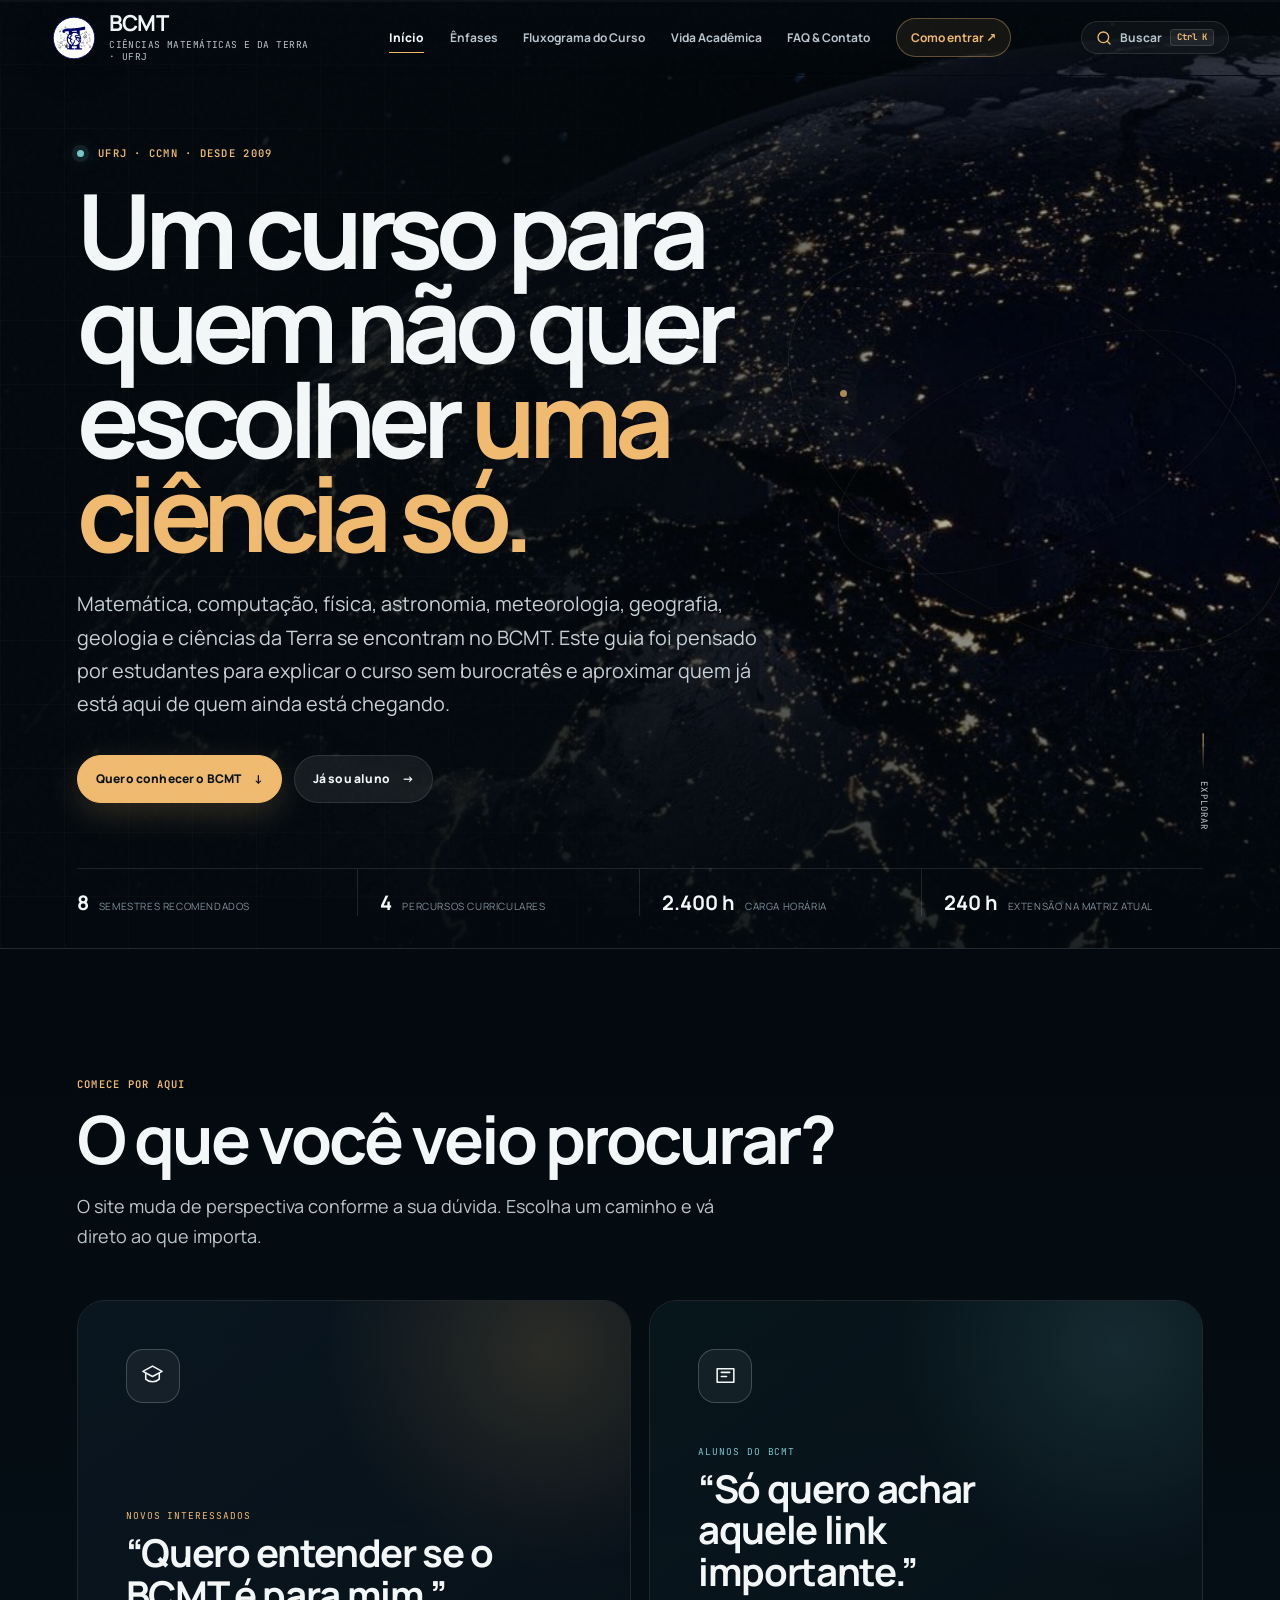
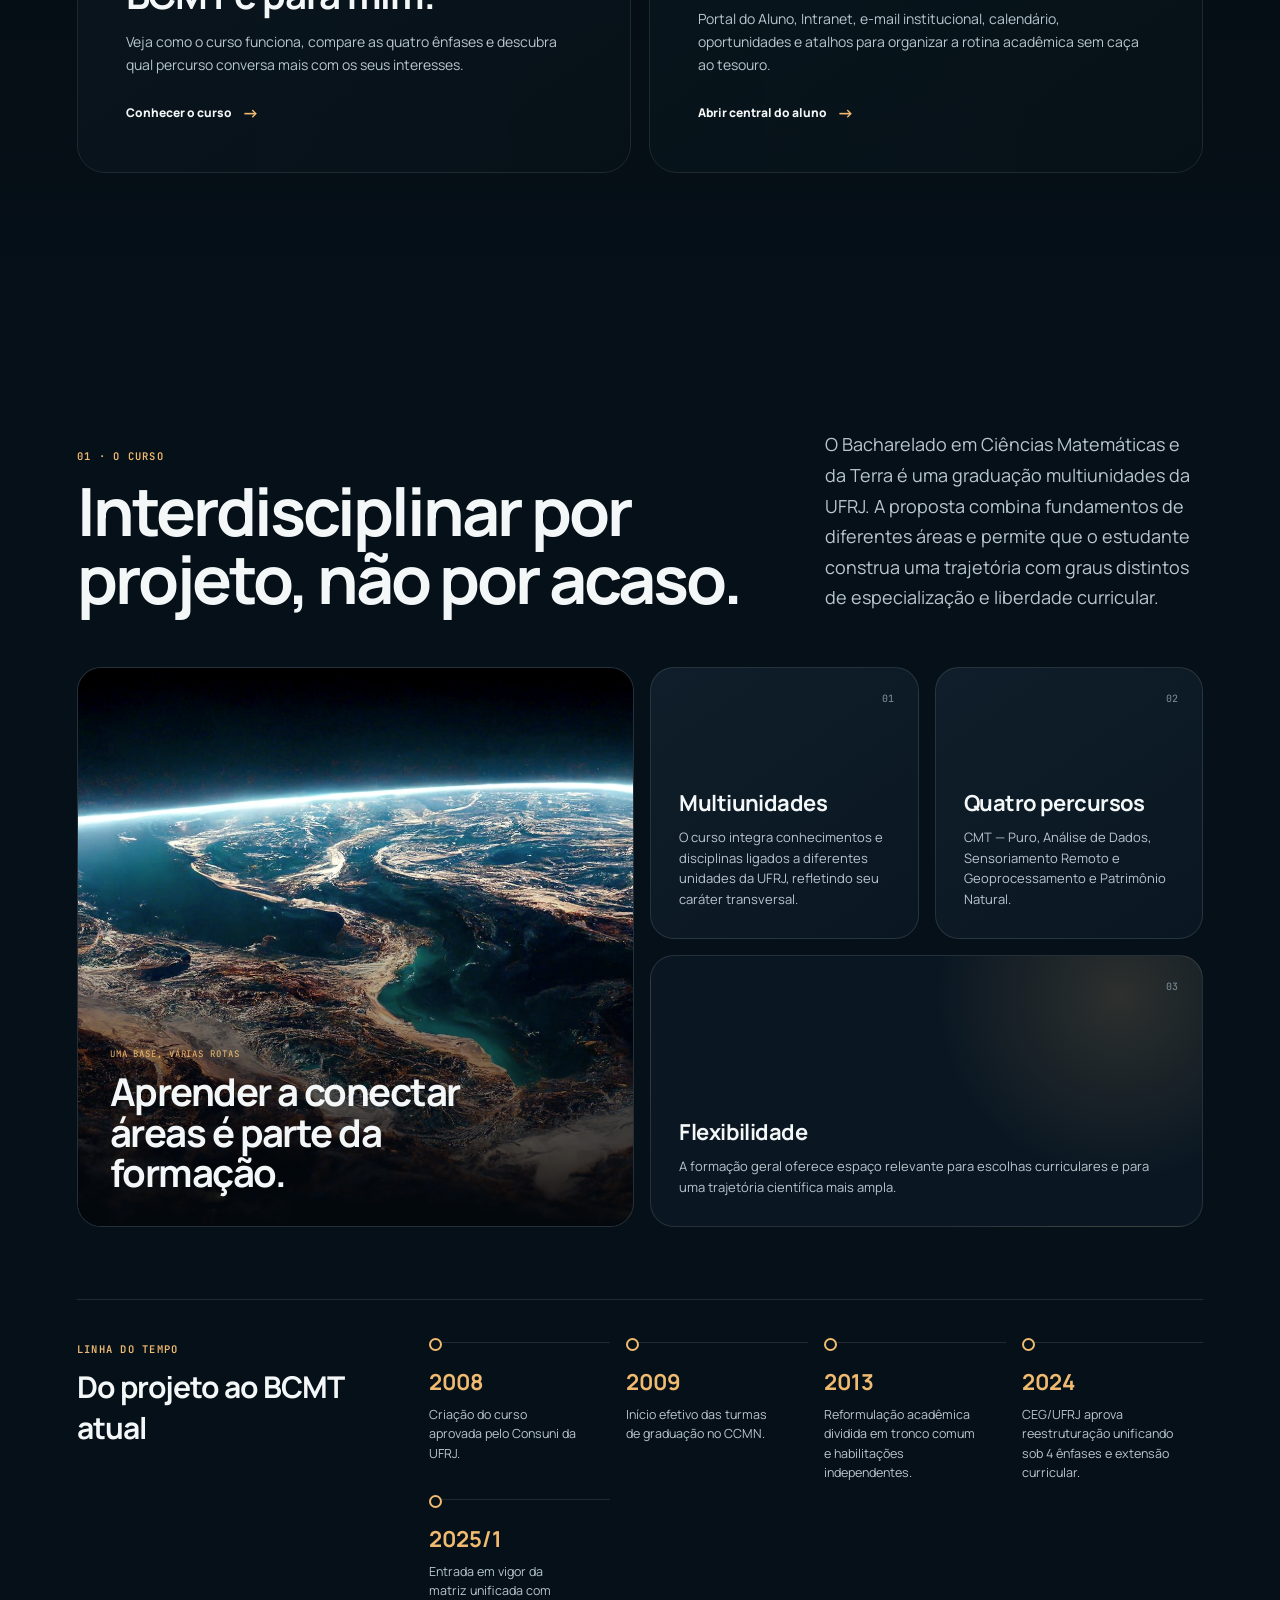
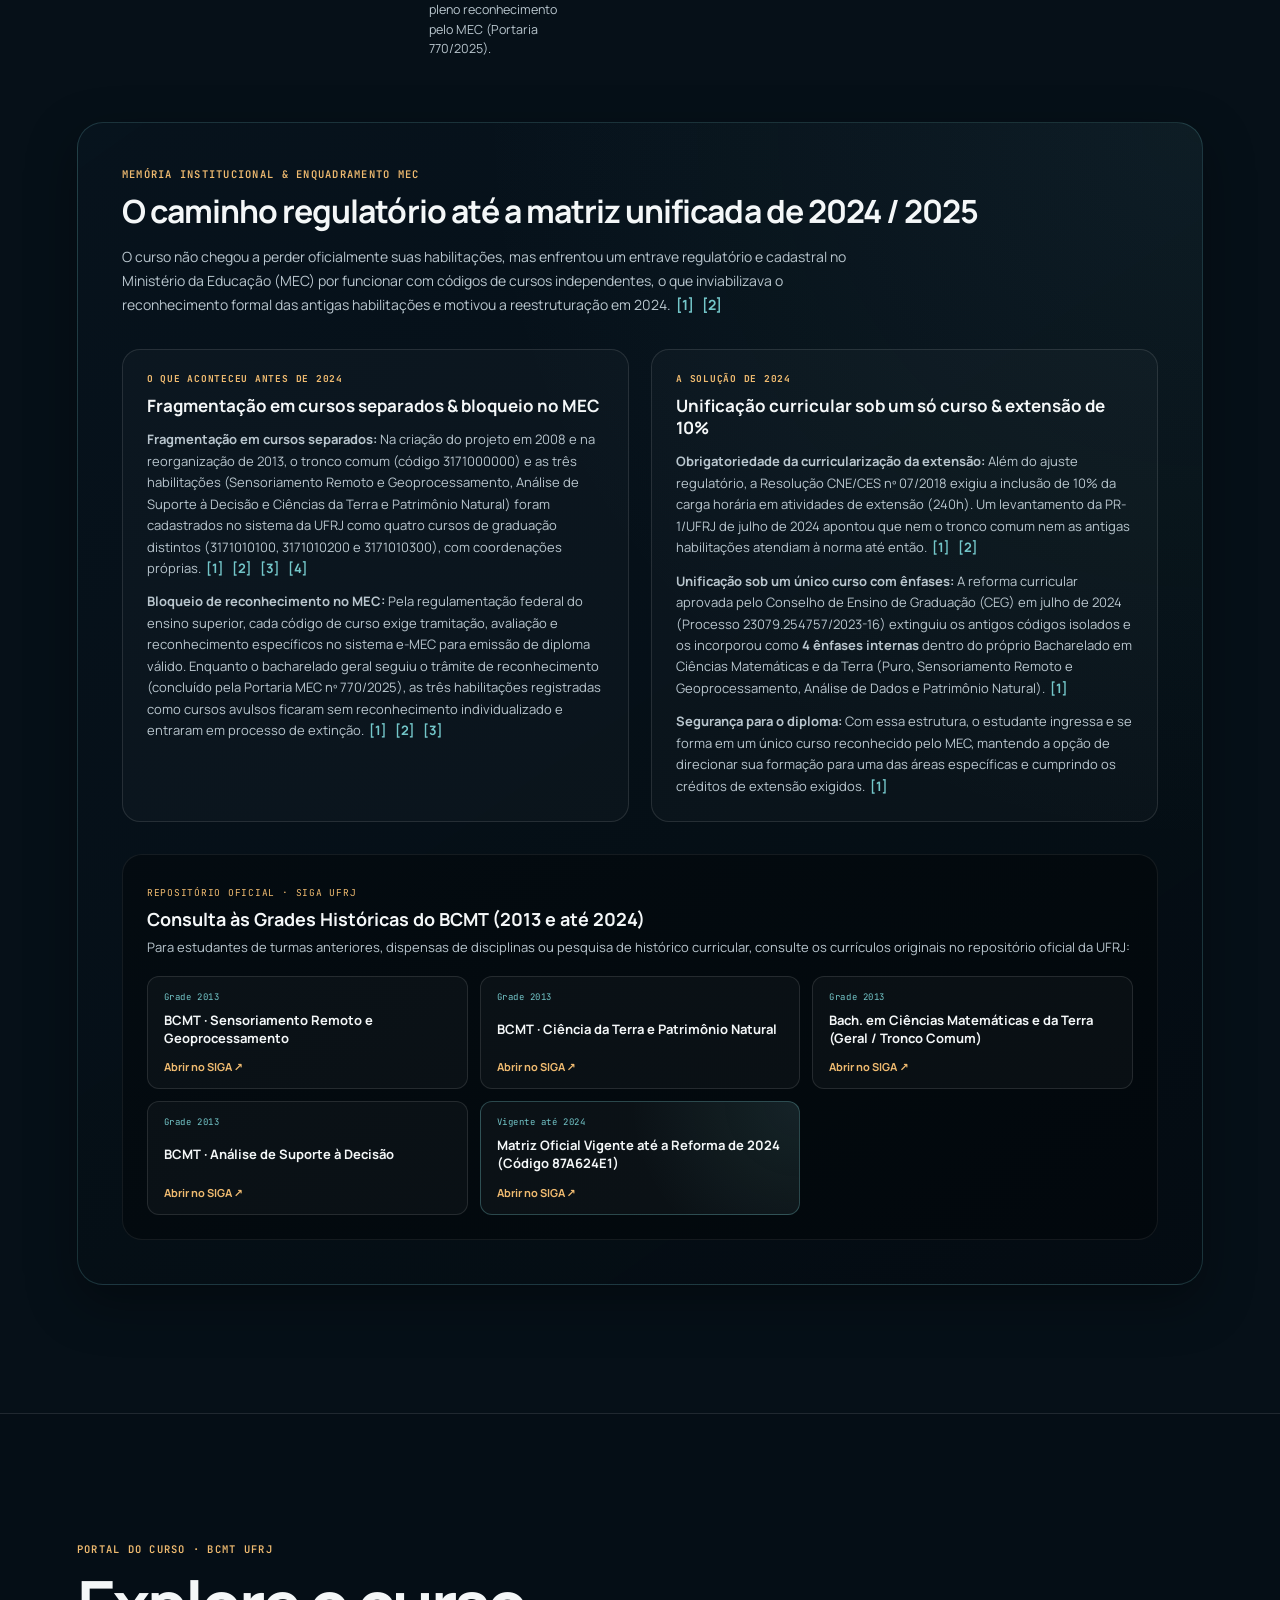
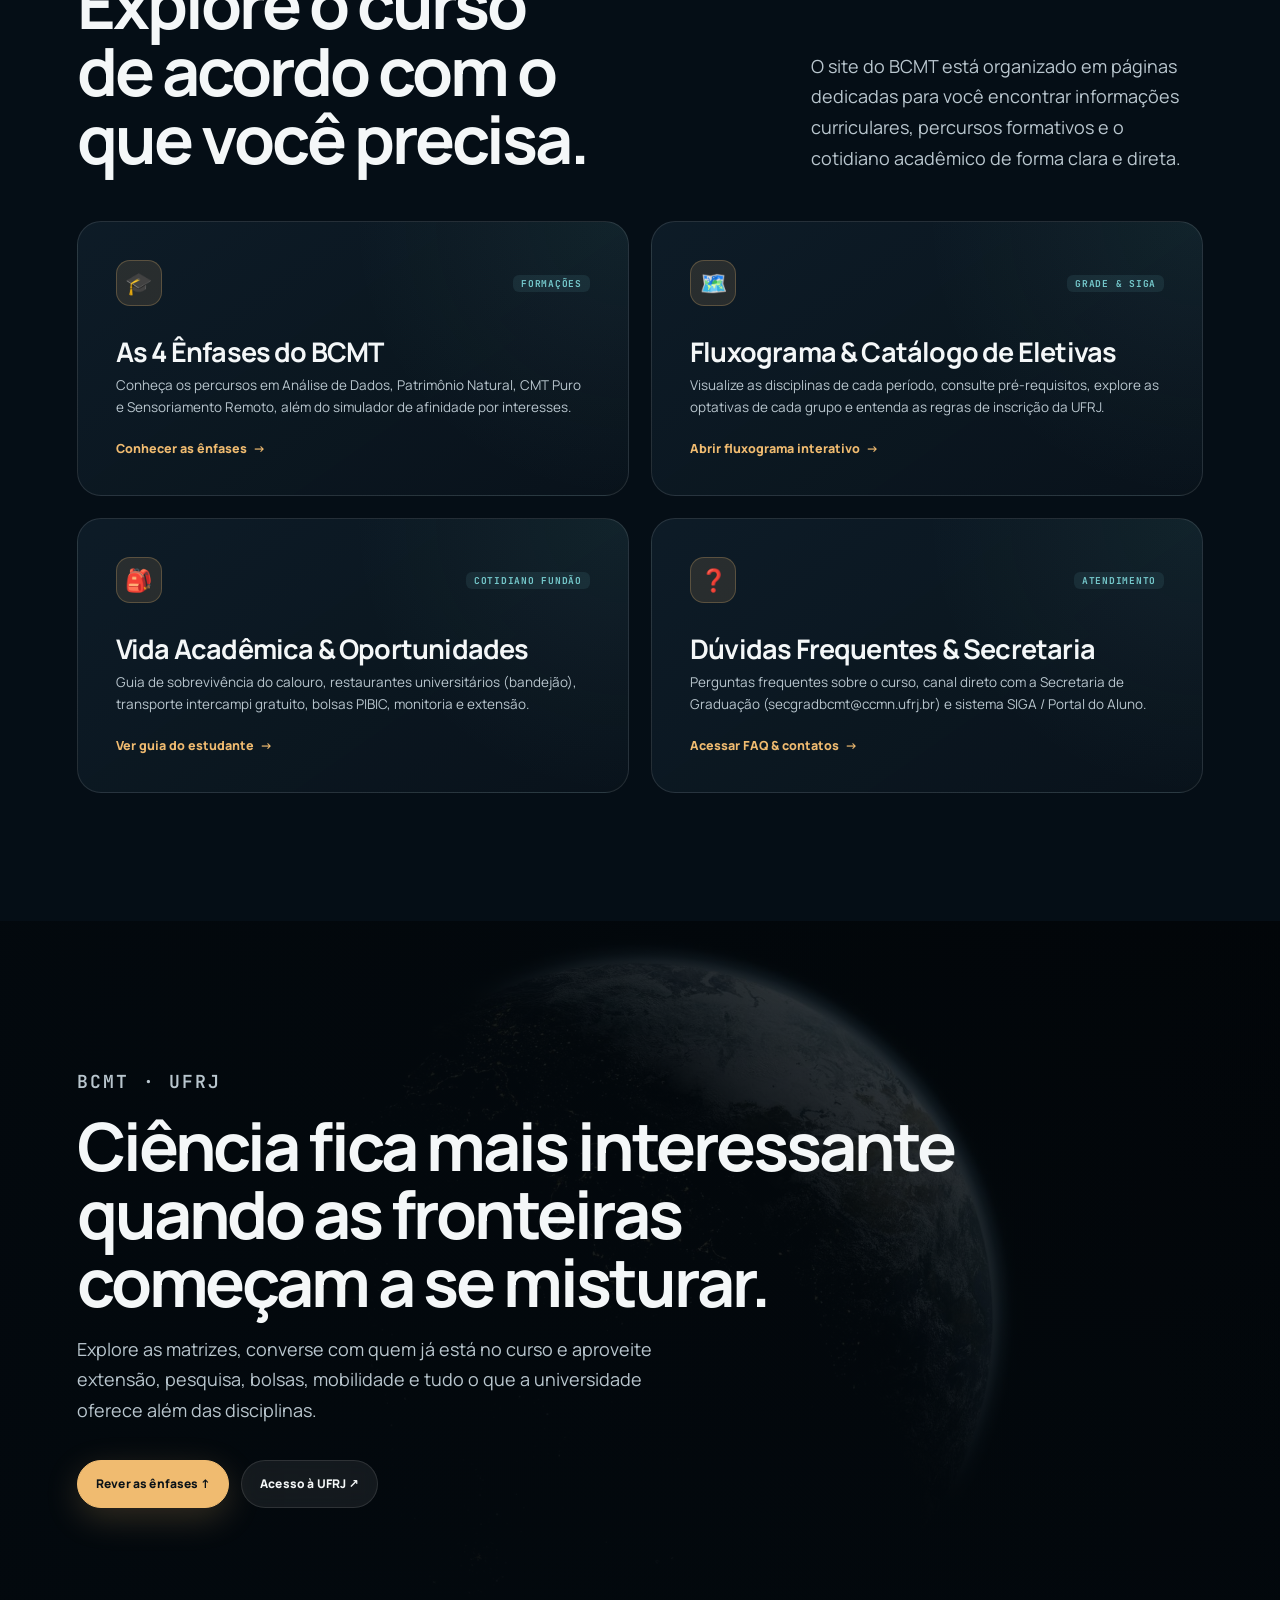
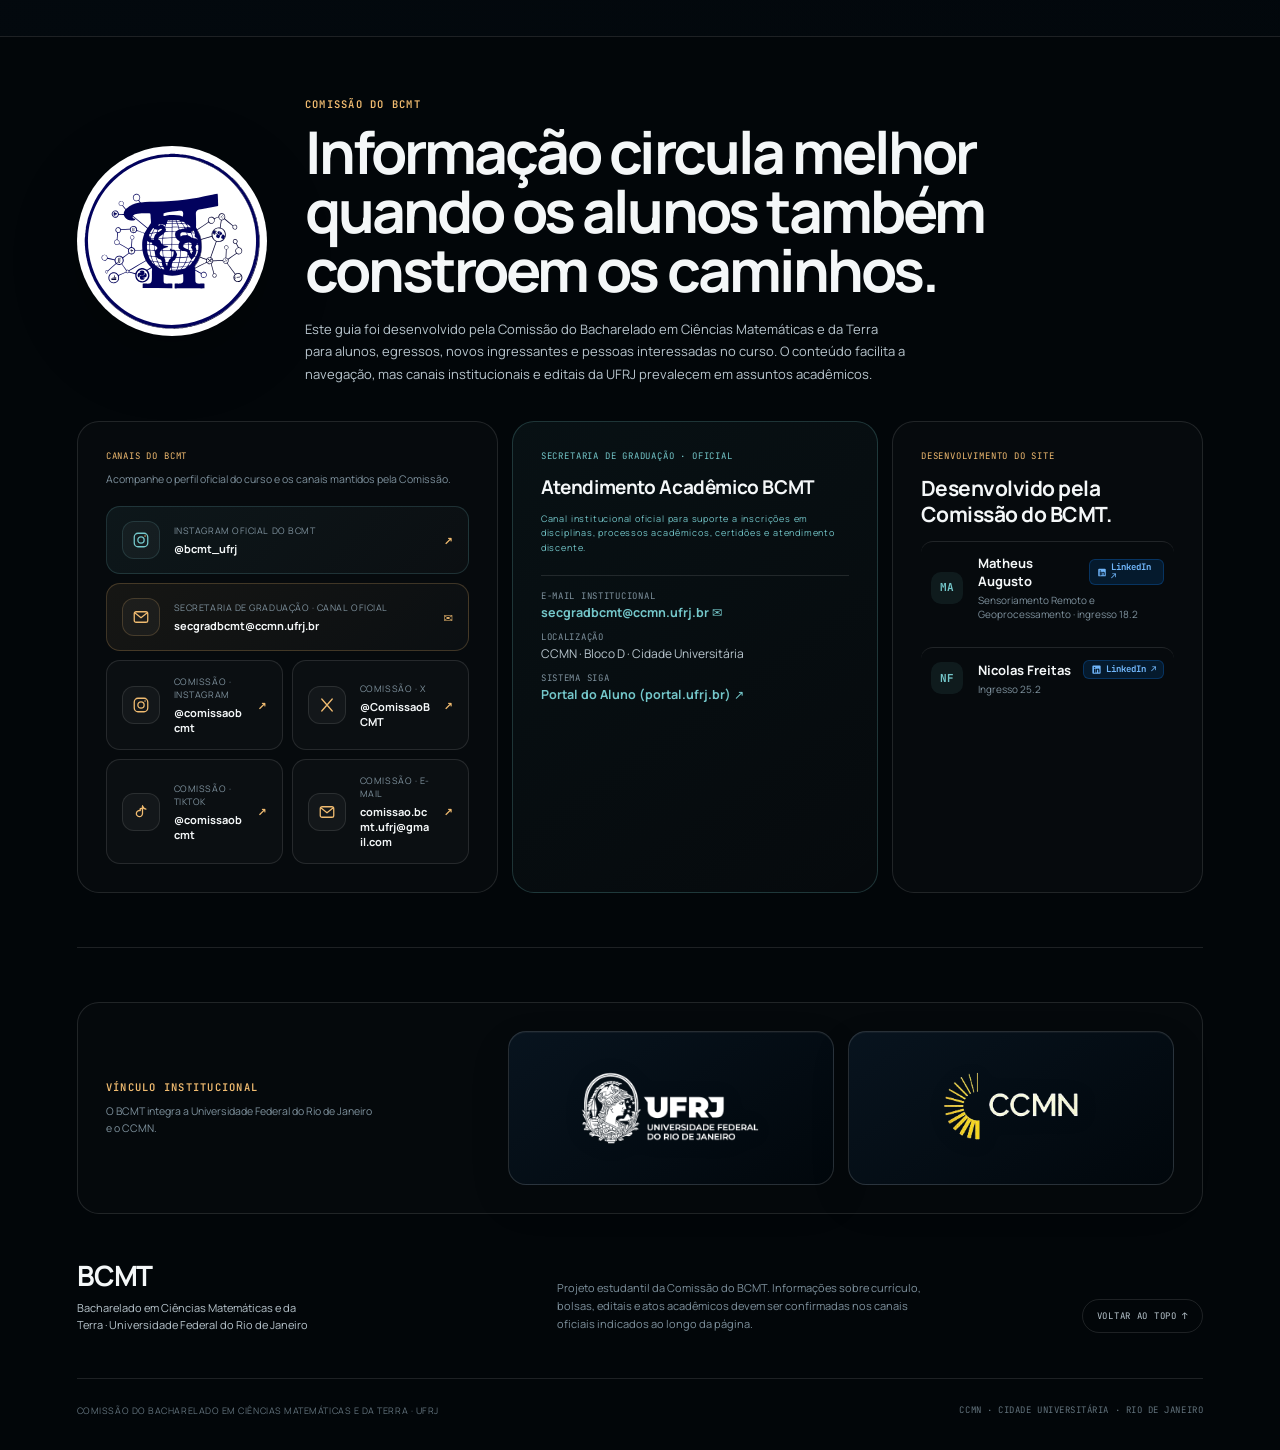
<file: index.html>
<!DOCTYPE html>
<html lang="pt-BR">
<head>
  <meta charset="UTF-8">
  <meta name="viewport" content="width=device-width, initial-scale=1.0">
  <meta name="description" content="Guia estudantil do Bacharelado em Ciências Matemáticas e da Terra (BCMT) da UFRJ: curso, ênfases, matrizes, vida acadêmica, bolsas, extensão, pesquisa e serviços úteis.">
  <meta name="theme-color" content="#071019">
  <meta property="og:title" content="BCMT UFRJ | Guia de alunos para alunos">
  <meta property="og:description" content="Conheça o Bacharelado em Ciências Matemáticas e da Terra, explore as ênfases e encontre atalhos para a vida acadêmica.">
  <meta property="og:type" content="website">
  <title>BCMT UFRJ | Bacharelado em Ciências Matemáticas e da Terra</title>
  <link rel="icon" href="favicon.svg" type="image/svg+xml">

  <link rel="preconnect" href="https://fonts.googleapis.com">
  <link rel="preconnect" href="https://fonts.gstatic.com" crossorigin>
  <link href="https://fonts.googleapis.com/css2?family=Manrope:wght@400;500;600;700;800&family=JetBrains+Mono:wght@400;500;600&display=swap" rel="stylesheet">
  <link rel="stylesheet" href="style.css">
</head>
<body>
  <a class="skip-link" href="#conteudo">Pular para o conteúdo</a>

  <div class="noise" aria-hidden="true"></div>
  <div class="progress" aria-hidden="true"><span id="progressBar"></span></div>

  <header class="site-header" id="siteHeader">
    <a class="brand" href="index.html" aria-label="BCMT UFRJ — início">
      <img class="brand-logo" src="assets/logo-bcmt.svg" alt="" width="48" height="48">
      <span class="brand-copy">
        <strong>BCMT</strong>
        <span>Ciências Matemáticas e da Terra · UFRJ</span>
      </span>
    </a>

    <nav class="links" id="navLinks" aria-label="Navegação principal">
      <a href="index.html" class="nav-link-item is-active" aria-current="page">Início</a>
      <a href="enfases.html" class="nav-link-item">Ênfases</a>
      <a href="fluxograma.html" class="nav-link-item">Fluxograma do Curso</a>
      <a href="vida-academica.html" class="nav-link-item">Vida Acadêmica</a>
      <a href="faq.html" class="nav-link-item">FAQ & Contato</a>
      <a class="nav-cta" href="https://www.acessograduacao.ufrj.br/" target="_blank" rel="noopener noreferrer">Como entrar <span aria-hidden="true">↗</span></a>
    </nav>

    <div class="header-actions">
      <button class="site-search-btn" id="siteSearchBtn" type="button" aria-label="Pesquisar no portal do BCMT (Ctrl+K)">
        <svg viewBox="0 0 24 24" width="16" height="16" aria-hidden="true" fill="none" stroke="currentColor" stroke-width="2" stroke-linecap="round" stroke-linejoin="round">
          <circle cx="11" cy="11" r="8"></circle>
          <line x1="21" y1="21" x2="16.65" y2="16.65"></line>
        </svg>
        <span class="search-btn-label">Buscar</span>
        <kbd class="search-kbd">Ctrl K</kbd>
      </button>

      <button class="menu-toggle" id="menuToggle" type="button" aria-expanded="false" aria-controls="navLinks" aria-label="Abrir menu">
      <span></span><span></span><span></span>
    </button>
    </div>
  </header>

  <main id="conteudo">

<section class="hero" id="topo" aria-labelledby="hero-title">
      <div class="hero-media" data-parallax="0.12" aria-hidden="true"></div>
      <div class="hero-overlay" aria-hidden="true"></div>
      <div class="orbit-art" aria-hidden="true">
        <span class="orbit orbit-one"></span>
        <span class="orbit orbit-two"></span>
        <span class="orbit-dot"></span>
      </div>

      <div class="hero-content reveal">
        <p class="eyebrow mono"><span class="status-dot"></span> UFRJ · CCMN · desde 2009</p>
        <h1 id="hero-title">Um curso para quem não quer escolher <em>uma ciência só.</em></h1>
        <p class="hero-lead">Matemática, computação, física, astronomia, meteorologia, geografia, geologia e ciências da Terra se encontram no BCMT. Este guia foi pensado por estudantes para explicar o curso sem burocratês e aproximar quem já está aqui de quem ainda está chegando.</p>
        <div class="hero-actions">
          <a class="btn btn-primary" href="#conheca">Quero conhecer o BCMT <span aria-hidden="true">↓</span></a>
          <a class="btn btn-ghost" href="vida-academica.html">Já sou aluno <span aria-hidden="true">→</span></a>
        </div>
      </div>

      <div class="hero-facts" aria-label="Resumo do curso">
        <div><b>8</b><span>semestres recomendados</span></div>
        <div><b>4</b><span>percursos curriculares</span></div>
        <div><b>2.400 h</b><span>carga horária</span></div>
        <div><b>240 h</b><span>extensão na matriz atual</span></div>
      </div>

      <a class="scroll-indicator mono" href="#conheca"><span></span> explorar</a>
    </section>
<section class="audience section" id="conheca" aria-labelledby="audience-title">
      <div class="section-heading reveal">
        <p class="eyebrow mono">COMECE POR AQUI</p>
        <h2 id="audience-title">O que você veio procurar?</h2>
        <p>O site muda de perspectiva conforme a sua dúvida. Escolha um caminho e vá direto ao que importa.</p>
      </div>

      <div class="audience-grid">
        <a class="audience-card prospect reveal" href="#proposta">
          <div class="audience-icon" aria-hidden="true">
            <svg viewBox="0 0 24 24"><path d="M12 3 2.8 8 12 13l9.2-5L12 3Z"/><path d="M5.5 10v5.5C7.2 17.2 9.4 18 12 18s4.8-.8 6.5-2.5V10"/></svg>
          </div>
          <span class="card-kicker mono">NOVOS INTERESSADOS</span>
          <h3>“Quero entender se o BCMT é para mim.”</h3>
          <p>Veja como o curso funciona, compare as quatro ênfases e descubra qual percurso conversa mais com os seus interesses.</p>
          <span class="card-link">Conhecer o curso <b>→</b></span>
        </a>

        <a class="audience-card student reveal" href="vida-academica.html">
          <div class="audience-icon" aria-hidden="true">
            <svg viewBox="0 0 24 24"><path d="M4 5.5h16v13H4z"/><path d="M8 9h8M8 13h5"/></svg>
          </div>
          <span class="card-kicker mono">ALUNOS DO BCMT</span>
          <h3>“Só quero achar aquele link importante.”</h3>
          <p>Portal do Aluno, Intranet, e-mail institucional, calendário, oportunidades e atalhos para organizar a rotina acadêmica sem caça ao tesouro.</p>
          <span class="card-link">Abrir central do aluno <b>→</b></span>
        </a>
      </div>
    </section>
<section class="course section" id="proposta" aria-labelledby="course-title">
      <div class="course-intro reveal">
        <div>
          <p class="eyebrow mono">01 · O CURSO</p>
          <h2 id="course-title">Interdisciplinar por projeto, não por acaso.</h2>
        </div>
        <p>O Bacharelado em Ciências Matemáticas e da Terra é uma graduação multiunidades da UFRJ. A proposta combina fundamentos de diferentes áreas e permite que o estudante construa uma trajetória com graus distintos de especialização e liberdade curricular.</p>
      </div>

      <div class="course-bento">
        <article class="bento-card bento-image reveal">
          <img src="assets/earth-terrain.jpg" alt="Vista aérea de relevo terrestre" loading="lazy">
          <div class="bento-image-copy">
            <span class="mono">UMA BASE, VÁRIAS ROTAS</span>
            <h3>Aprender a conectar áreas é parte da formação.</h3>
          </div>
        </article>

        <article class="bento-card bento-feature reveal">
          <span class="bento-number mono">01</span>
          <h3>Multiunidades</h3>
          <p>O curso integra conhecimentos e disciplinas ligados a diferentes unidades da UFRJ, refletindo seu caráter transversal.</p>
        </article>

        <article class="bento-card bento-feature reveal">
          <span class="bento-number mono">02</span>
          <h3>Quatro percursos</h3>
          <p>CMT — Puro, Análise de Dados, Sensoriamento Remoto e Geoprocessamento e Patrimônio Natural.</p>
        </article>

        <article class="bento-card bento-feature bento-highlight reveal">
          <span class="bento-number mono">03</span>
          <h3>Flexibilidade</h3>
          <p>A formação geral oferece espaço relevante para escolhas curriculares e para uma trajetória científica mais ampla.</p>
        </article>
      </div>

      <div class="timeline-wrap reveal" aria-labelledby="timeline-title">
        <div class="timeline-copy">
          <p class="eyebrow mono">LINHA DO TEMPO</p>
          <h3 id="timeline-title">Do projeto ao BCMT atual</h3>
        </div>
        <ol class="timeline">
          <li><b>2008</b><span>Criação do curso aprovada pelo Consuni da UFRJ.</span></li>
          <li><b>2009</b><span>Início efetivo das turmas de graduação no CCMN.</span></li>
          <li><b>2013</b><span>Reformulação acadêmica dividida em tronco comum e habilitações independentes.</span></li>
          <li><b>2024</b><span>CEG/UFRJ aprova reestruturação unificando sob 4 ênfases e extensão curricular.</span></li>
          <li><b>2025/1</b><span>Entrada em vigor da matriz unificada com pleno reconhecimento pelo MEC (Portaria 770/2025).</span></li>
        </ol>
      </div>

      <!-- Embasamento Histórico e Regulatório da Matriz -->
      <div class="regulatory-history-wrap reveal" id="historico-regulatorio">
        <div class="regulatory-history-header">
          <p class="eyebrow mono">MEMÓRIA INSTITUCIONAL & ENQUADRAMENTO MEC</p>
          <h3>O caminho regulatório até a matriz unificada de 2024 / 2025</h3>
          <p class="regulatory-intro">O curso não chegou a perder oficialmente suas habilitações, mas enfrentou um entrave regulatório e cadastral no Ministério da Educação (MEC) por funcionar com códigos de cursos independentes, o que inviabilizava o reconhecimento formal das antigas habilitações e motivou a reestruturação em 2024. <span class="cite-tags"><a href="https://siga.ufrj.br/sira/repositorio-curriculo/distribuicoes/90A84A8B-0A2A-1E16-7AFB-56A87553B02D.html" target="_blank" rel="noopener noreferrer" title="Consulta distribuição curricular SIGA">[1]</a> <a href="https://graduacao.ufrj.br/images/_PR-1/Curricularizacao-da-Extensao/Curricularizacao-da-Extensao.pdf" target="_blank" rel="noopener noreferrer" title="Relatório PR-1 Curricularização da Extensão">[2]</a></span></p>
        </div>

        <div class="regulatory-grid">
          <article class="regulatory-card">
            <div class="regulatory-card-tag mono">O QUE ACONTECEU ANTES DE 2024</div>
            <h4>Fragmentação em cursos separados & bloqueio no MEC</h4>
            <p><strong>Fragmentação em cursos separados:</strong> Na criação do projeto em 2008 e na reorganização de 2013, o tronco comum (código 3171000000) e as três habilitações (Sensoriamento Remoto e Geoprocessamento, Análise de Suporte à Decisão e Ciências da Terra e Patrimônio Natural) foram cadastrados no sistema da UFRJ como quatro cursos de graduação distintos (3171010100, 3171010200 e 3171010300), com coordenações próprias. <span class="cite-tags"><a href="https://siga.ufrj.br/sira/repositorio-curriculo/87A624E1-92A4-F79C-7B01-33C2898BEF7C.html" target="_blank" rel="noopener noreferrer">[1]</a> <a href="https://graduacao.ufrj.br/images/_PR-1/Curricularizacao-da-Extensao/Curricularizacao-da-Extensao.pdf" target="_blank" rel="noopener noreferrer">[2]</a> <a href="https://www.if.ufrj.br/~marta/bacharelado-ccmn/02-projeto-bcmt.pdf" target="_blank" rel="noopener noreferrer">[3]</a> <a href="https://www.siga.ufrj.br/sira/temas/zire/frameConsultas.jsp?mainPage=/repositorio-curriculo/8C6F8779-92A4-F79B-6A3A-191E134B06CD.html" target="_blank" rel="noopener noreferrer">[4]</a></span></p>
            <p><strong>Bloqueio de reconhecimento no MEC:</strong> Pela regulamentação federal do ensino superior, cada código de curso exige tramitação, avaliação e reconhecimento específicos no sistema e-MEC para emissão de diploma válido. Enquanto o bacharelado geral seguiu o trâmite de reconhecimento (concluído pela Portaria MEC nº 770/2025), as três habilitações registradas como cursos avulsos ficaram sem reconhecimento individualizado e entraram em processo de extinção. <span class="cite-tags"><a href="https://www.siga.ufrj.br/sira/temas/zire/frameConsultas.jsp?mainPage=/repositorio-curriculo/A74C92A4-92A4-F799-2D72-BC24FC01E587.html" target="_blank" rel="noopener noreferrer">[1]</a> <a href="https://www.siga.ufrj.br/sira/temas/zire/frameConsultas.jsp?mainPage=/repositorio-curriculo/91D11513-92A4-F799-1817-75D69383A7B9.html" target="_blank" rel="noopener noreferrer">[2]</a> <a href="https://siga.ufrj.br/sira/repositorio-curriculo/distribuicoes/90A84A8B-0A2A-1E16-7AFB-56A87553B02D.html" target="_blank" rel="noopener noreferrer">[3]</a></span></p>
          </article>

          <article class="regulatory-card">
            <div class="regulatory-card-tag mono">A SOLUÇÃO DE 2024</div>
            <h4>Unificação curricular sob um só curso & extensão de 10%</h4>
            <p><strong>Obrigatoriedade da curricularização da extensão:</strong> Além do ajuste regulatório, a Resolução CNE/CES nº 07/2018 exigiu a inclusão de 10% da carga horária em atividades de extensão (240h). Um levantamento da PR-1/UFRJ de julho de 2024 apontou que nem o tronco comum nem as antigas habilitações atendiam à norma até então. <span class="cite-tags"><a href="https://graduacao.ufrj.br/images/_PR-1/Curricularizacao-da-Extensao/Curricularizacao-da-Extensao.pdf" target="_blank" rel="noopener noreferrer">[1]</a> <a href="https://siga.ufrj.br/sira/repositorio-curriculo/distribuicoes/90A84A8B-0A2A-1E16-7AFB-56A87553B02D.html" target="_blank" rel="noopener noreferrer">[2]</a></span></p>
            <p><strong>Unificação sob um único curso com ênfases:</strong> A reforma curricular aprovada pelo Conselho de Ensino de Graduação (CEG) em julho de 2024 (Processo 23079.254757/2023-16) extinguiu os antigos códigos isolados e os incorporou como <strong>4 ênfases internas</strong> dentro do próprio Bacharelado em Ciências Matemáticas e da Terra (Puro, Sensoriamento Remoto e Geoprocessamento, Análise de Dados e Patrimônio Natural). <span class="cite-tags"><a href="https://siga.ufrj.br/sira/repositorio-curriculo/distribuicoes/90A84A8B-0A2A-1E16-7AFB-56A87553B02D.html" target="_blank" rel="noopener noreferrer">[1]</a></span></p>
            <p><strong>Segurança para o diploma:</strong> Com essa estrutura, o estudante ingressa e se forma em um único curso reconhecido pelo MEC, mantendo a opção de direcionar sua formação para uma das áreas específicas e cumprindo os créditos de extensão exigidos. <span class="cite-tags"><a href="https://siga.ufrj.br/sira/repositorio-curriculo/distribuicoes/90A84A8B-0A2A-1E16-7AFB-56A87553B02D.html" target="_blank" rel="noopener noreferrer">[1]</a></span></p>
          </article>
        </div>

        <!-- Repositório de Matrizes Anteriores (SIGA) -->
        <div class="archive-matrices-box" id="grades-antigas-siga">
          <div class="archive-matrices-head">
            <span class="mono archive-badge">REPOSITÓRIO OFICIAL · SIGA UFRJ</span>
            <h4>Consulta às Grades Históricas do BCMT (2013 e até 2024)</h4>
            <p>Para estudantes de turmas anteriores, dispensas de disciplinas ou pesquisa de histórico curricular, consulte os currículos originais no repositório oficial da UFRJ:</p>
          </div>
          <div class="archive-matrices-links">
            <a class="archive-matrix-item" href="https://www.siga.ufrj.br/sira/temas/zire/frameConsultas.jsp?mainPage=/repositorio-curriculo/8C6F8779-92A4-F79B-6A3A-191E134B06CD.html" target="_blank" rel="noopener noreferrer">
              <span class="archive-matrix-year mono">Grade 2013</span>
              <strong>BCMT · Sensoriamento Remoto e Geoprocessamento</strong>
              <span class="archive-matrix-action">Abrir no SIGA ↗</span>
            </a>
            <a class="archive-matrix-item" href="https://www.siga.ufrj.br/sira/temas/zire/frameConsultas.jsp?mainPage=/repositorio-curriculo/F04BDFF5-92A4-F79A-5A68-EF48B3805A33.html" target="_blank" rel="noopener noreferrer">
              <span class="archive-matrix-year mono">Grade 2013</span>
              <strong>BCMT · Ciência da Terra e Patrimônio Natural</strong>
              <span class="archive-matrix-action">Abrir no SIGA ↗</span>
            </a>
            <a class="archive-matrix-item" href="https://www.siga.ufrj.br/sira/temas/zire/frameConsultas.jsp?mainPage=/repositorio-curriculo/966ACE92-92A4-F79B-6A3A-191E8401D3BC.html" target="_blank" rel="noopener noreferrer">
              <span class="archive-matrix-year mono">Grade 2013</span>
              <strong>Bach. em Ciências Matemáticas e da Terra (Geral / Tronco Comum)</strong>
              <span class="archive-matrix-action">Abrir no SIGA ↗</span>
            </a>
            <a class="archive-matrix-item" href="https://www.siga.ufrj.br/sira/temas/zire/frameConsultas.jsp?mainPage=/repositorio-curriculo/91D11513-92A4-F799-1817-75D69383A7B9.html" target="_blank" rel="noopener noreferrer">
              <span class="archive-matrix-year mono">Grade 2013</span>
              <strong>BCMT · Análise de Suporte à Decisão</strong>
              <span class="archive-matrix-action">Abrir no SIGA ↗</span>
            </a>
            <a class="archive-matrix-item archive-matrix-featured" href="https://siga.ufrj.br/sira/repositorio-curriculo/87A624E1-92A4-F79C-7B01-33C2898BEF7C.html" target="_blank" rel="noopener noreferrer">
              <span class="archive-matrix-year mono">Vigente até 2024</span>
              <strong>Matriz Oficial Vigente até a Reforma de 2024 (Código 87A624E1)</strong>
              <span class="archive-matrix-action">Abrir no SIGA ↗</span>
            </a>
          </div>
        </div>
      </div>
    </section>

    <section class="purpose-hub section" id="explore" aria-labelledby="hub-title">
      <div class="section-heading split-heading reveal">
        <div>
          <p class="eyebrow mono">PORTAL DO CURSO · BCMT UFRJ</p>
          <h2 id="hub-title">Explore o curso de acordo com o que você precisa.</h2>
        </div>
        <p>O site do BCMT está organizado em páginas dedicadas para você encontrar informações curriculares, percursos formativos e o cotidiano acadêmico de forma clara e direta.</p>
      </div>

      <div class="purpose-grid">
        <a class="purpose-card reveal" href="enfases.html">
          <div class="purpose-card-top">
            <div class="purpose-card-icon">🎓</div>
            <span class="purpose-card-tag mono">Formações</span>
          </div>
          <div>
            <h3>As 4 Ênfases do BCMT</h3>
            <p>Conheça os percursos em Análise de Dados, Patrimônio Natural, CMT Puro e Sensoriamento Remoto, além do simulador de afinidade por interesses.</p>
          </div>
          <span class="purpose-card-link">Conhecer as ênfases <b aria-hidden="true">→</b></span>
        </a>

        <a class="purpose-card reveal" href="fluxograma.html">
          <div class="purpose-card-top">
            <div class="purpose-card-icon">🗺️</div>
            <span class="purpose-card-tag mono">Grade & SIGA</span>
          </div>
          <div>
            <h3>Fluxograma & Catálogo de Eletivas</h3>
            <p>Visualize as disciplinas de cada período, consulte pré-requisitos, explore as optativas de cada grupo e entenda as regras de inscrição da UFRJ.</p>
          </div>
          <span class="purpose-card-link">Abrir fluxograma interativo <b aria-hidden="true">→</b></span>
        </a>

        <a class="purpose-card reveal" href="vida-academica.html">
          <div class="purpose-card-top">
            <div class="purpose-card-icon">🎒</div>
            <span class="purpose-card-tag mono">Cotidiano Fundão</span>
          </div>
          <div>
            <h3>Vida Acadêmica & Oportunidades</h3>
            <p>Guia de sobrevivência do calouro, restaurantes universitários (bandejão), transporte intercampi gratuito, bolsas PIBIC, monitoria e extensão.</p>
          </div>
          <span class="purpose-card-link">Ver guia do estudante <b aria-hidden="true">→</b></span>
        </a>

        <a class="purpose-card reveal" href="faq.html">
          <div class="purpose-card-top">
            <div class="purpose-card-icon">❓</div>
            <span class="purpose-card-tag mono">Atendimento</span>
          </div>
          <div>
            <h3>Dúvidas Frequentes & Secretaria</h3>
            <p>Perguntas frequentes sobre o curso, canal direto com a Secretaria de Graduação (secgradbcmt@ccmn.ufrj.br) e sistema SIGA / Portal do Aluno.</p>
          </div>
          <span class="purpose-card-link">Acessar FAQ & contatos <b aria-hidden="true">→</b></span>
        </a>
      </div>
    </section>

<section class="closing section" aria-labelledby="closing-title">
      <div class="closing-media" aria-hidden="true"></div>
      <div class="closing-content reveal">
        <p class="eyebrow mono">BCMT · UFRJ</p>
        <h2 id="closing-title">Ciência fica mais interessante quando as fronteiras começam a se misturar.</h2>
        <p>Explore as matrizes, converse com quem já está no curso e aproveite extensão, pesquisa, bolsas, mobilidade e tudo o que a universidade oferece além das disciplinas.</p>
        <div class="hero-actions">
          <a class="btn btn-primary" href="enfases.html">Rever as ênfases ↑</a>
          <a class="btn btn-ghost" href="https://www.acessograduacao.ufrj.br/" target="_blank" rel="noopener noreferrer">Acesso à UFRJ ↗</a>
        </div>
      </div>
    </section>

    <!-- Modal de Pesquisa Global no Site -->
  <dialog class="site-search-modal" id="siteSearchModal" aria-label="Pesquisa global no portal do BCMT">
    <div class="site-search-box">
      <div class="site-search-top">
        <div class="site-search-field">
          <svg class="search-field-icon" viewBox="0 0 24 24" width="18" height="18" aria-hidden="true" fill="none" stroke="currentColor" stroke-width="2" stroke-linecap="round" stroke-linejoin="round">
            <circle cx="11" cy="11" r="8"></circle>
            <line x1="21" y1="21" x2="16.65" y2="16.65"></line>
          </svg>
          <input type="search" id="siteSearchInput" class="site-search-input" placeholder="Buscar no BCMT (ex: estágio, RU, ênfases, TCC, SIGA, cálculo)..." autocomplete="off" spellcheck="false">
          <button type="button" id="siteSearchClear" class="site-search-clear" aria-label="Limpar texto da busca" style="display: none;">&times;</button>
        </div>
        <button type="button" id="siteSearchClose" class="site-search-close" aria-label="Fechar busca">ESC</button>
      </div>

      <div class="site-search-filters" id="searchFilterChips">
        <button type="button" class="search-chip is-active" data-filter="all">Tudo</button>
        <button type="button" class="search-chip" data-filter="curso">O Curso</button>
        <button type="button" class="search-chip" data-filter="enfases">Ênfases</button>
        <button type="button" class="search-chip" data-filter="grade">Grade & Matérias</button>
        <button type="button" class="search-chip" data-filter="vida">Vida Acadêmica</button>
        <button type="button" class="search-chip" data-filter="faq">FAQ & Secretaria</button>
      </div>

      <div class="site-search-body">
        <div class="site-search-results" id="siteSearchResults" role="listbox" aria-label="Resultados da pesquisa">
          <!-- Populado dinamicamente via JS -->
        </div>
      </div>

      <div class="site-search-footer">
        <div class="search-footer-hint">
          <span><kbd>↑</kbd><kbd>↓</kbd> Navegar</span>
          <span><kbd>Enter</kbd> Selecionar</span>
          <span><kbd>ESC</kbd> Fechar</span>
        </div>
        <span class="search-results-counter" id="searchResultsCounter">Busca rápida do portal</span>
      </div>
    </div>
  </dialog>

  </main>

<footer id="comissao">
    <div class="commission-footer">
      <div class="commission-identity">
        <img src="assets/logo-bcmt-completo.svg" alt="Logo da Comissão do BCMT" width="190" height="190" loading="lazy">
        <div>
          <p class="eyebrow mono">COMISSÃO DO BCMT</p>
          <h2>Informação circula melhor quando os alunos também constroem os caminhos.</h2>
          <p>Este guia foi desenvolvido pela Comissão do Bacharelado em Ciências Matemáticas e da Terra para alunos, egressos, novos ingressantes e pessoas interessadas no curso. O conteúdo facilita a navegação, mas canais institucionais e editais da UFRJ prevalecem em assuntos acadêmicos.</p>
        </div>
      </div>

      <div class="commission-grid">
        <div class="social-card">
          <p class="mono">CANAIS DO BCMT</p>
          <span class="social-description">Acompanhe o perfil oficial do curso e os canais mantidos pela Comissão.</span>
          <div class="social-links">
            <a class="official-course-social" href="https://www.instagram.com/bcmt_ufrj/" target="_blank" rel="noopener noreferrer" aria-label="Instagram oficial do BCMT, @bcmt_ufrj">
              <svg class="social-icon" viewBox="0 0 24 24" aria-hidden="true"><rect x="3" y="3" width="18" height="18" rx="5"/><circle cx="12" cy="12" r="4.2"/><circle cx="17.4" cy="6.7" r="1" class="social-fill"/></svg>
              <div><span>Instagram oficial do BCMT</span><b>@bcmt_ufrj</b></div><strong>↗</strong>
            </a>
            <a class="official-course-social sec-course-social" href="mailto:secgradbcmt@ccmn.ufrj.br" aria-label="E-mail oficial da Secretaria de Graduação do BCMT">
              <svg class="social-icon" viewBox="0 0 24 24" aria-hidden="true"><rect x="3" y="5" width="18" height="14" rx="2.5"/><path d="m4.5 7 7.5 6 7.5-6"/></svg>
              <div><span>Secretaria de Graduação · Canal Oficial</span><b>secgradbcmt@ccmn.ufrj.br</b></div><strong>✉</strong>
            </a>
            <a href="https://instagram.com/comissaobcmt" target="_blank" rel="noopener noreferrer" aria-label="Instagram da Comissão do BCMT, @comissaobcmt">
              <svg class="social-icon" viewBox="0 0 24 24" aria-hidden="true"><rect x="3" y="3" width="18" height="18" rx="5"/><circle cx="12" cy="12" r="4.2"/><circle cx="17.4" cy="6.7" r="1" class="social-fill"/></svg>
              <div><span>Comissão · Instagram</span><b>@comissaobcmt</b></div><strong>↗</strong>
            </a>
            <a href="https://x.com/ComissaoBCMT" target="_blank" rel="noopener noreferrer" aria-label="X da Comissão do BCMT, @ComissaoBCMT">
              <svg class="social-icon social-icon-x" viewBox="0 0 24 24" aria-hidden="true"><path d="M5 4l14 16M19 4 5 20"/></svg>
              <div><span>Comissão · X</span><b>@ComissaoBCMT</b></div><strong>↗</strong>
            </a>
            <a href="https://tiktok.com/@comissaobcmt" target="_blank" rel="noopener noreferrer" aria-label="TikTok da Comissão do BCMT, @comissaobcmt">
              <svg class="social-icon" viewBox="0 0 24 24" aria-hidden="true"><path d="M14 4v10.1a4.1 4.1 0 1 1-3-3.94V7.6a6.8 6.8 0 0 0 3-.7V4Z"/><path d="M14 4c.55 2.35 2.05 3.75 4.5 4.2"/></svg>
              <div><span>Comissão · TikTok</span><b>@comissaobcmt</b></div><strong>↗</strong>
            </a>
            <a href="mailto:comissao.bcmt.ufrj@gmail.com" aria-label="E-mail da Comissão do BCMT">
              <svg class="social-icon" viewBox="0 0 24 24" aria-hidden="true"><rect x="3" y="5" width="18" height="14" rx="2.5"/><path d="m4.5 7 7.5 6 7.5-6"/></svg>
              <div><span>Comissão · E-mail</span><b>comissao.bcmt.ufrj@gmail.com</b></div><strong>↗</strong>
            </a>
          </div>
        </div>

        <div class="secgrad-card">
          <p class="mono">SECRETARIA DE GRADUAÇÃO · OFICIAL</p>
          <h3>Atendimento Acadêmico BCMT</h3>
          <p class="secgrad-description">Canal institucional oficial para suporte a inscrições em disciplinas, processos acadêmicos, certidões e atendimento discente.</p>
          <div class="secgrad-details">
            <div class="secgrad-item">
              <span class="mono">E-MAIL INSTITUCIONAL</span>
              <a href="mailto:secgradbcmt@ccmn.ufrj.br"><b>secgradbcmt@ccmn.ufrj.br</b> ✉</a>
            </div>
            <div class="secgrad-item">
              <span class="mono">LOCALIZAÇÃO</span>
              <span>CCMN · Bloco D · Cidade Universitária</span>
            </div>
            <div class="secgrad-item">
              <span class="mono">SISTEMA SIGA</span>
              <a href="https://portal.ufrj.br/" target="_blank" rel="noopener noreferrer"><b>Portal do Aluno (portal.ufrj.br)</b> ↗</a>
            </div>
          </div>
        </div>

        <div class="credits-card" id="creditos">
          <p class="mono">DESENVOLVIMENTO DO SITE</p>
          <h3>Desenvolvido pela Comissão do BCMT.</h3>
          <a class="student-credit" href="https://www.linkedin.com/in/mattaugustt/" target="_blank" rel="noopener noreferrer" aria-label="Perfil no LinkedIn de Matheus Augusto (abre em nova aba)">
            <span>MA</span>
            <div>
              <div class="student-credit-header">
                <b>Matheus Augusto</b>
                <span class="credit-linkedin-badge">
                  <svg viewBox="0 0 24 24" width="11" height="11" fill="currentColor" aria-hidden="true"><path d="M19 3a2 2 0 0 1 2 2v14a2 2 0 0 1-2 2H5a2 2 0 0 1-2-2V5a2 2 0 0 1 2-2h14m-.5 15.5v-5.3a3.26 3.26 0 0 0-3.26-3.26c-.85 0-1.84.52-2.28 1.3v-1.11h-2.79v8.37h2.79v-4.93c0-.77.62-1.4 1.39-1.4a1.4 1.4 0 0 1 1.4 1.4v4.93h2.75M6.46 10.9v8.37H9.2V10.9H6.46M7.83 6.64a1.64 1.64 0 1 0 0 3.28 1.64 1.64 0 0 0 0-3.28Z"/></svg>
                  LinkedIn ↗
                </span>
              </div>
              <small>Sensoriamento Remoto e Geoprocessamento · ingresso 18.2</small>
            </div>
          </a>
          <a class="student-credit" href="https://www.linkedin.com/in/freitasnicolass/" target="_blank" rel="noopener noreferrer" aria-label="Perfil no LinkedIn de Nicolas Freitas (abre em nova aba)">
            <span>NF</span>
            <div>
              <div class="student-credit-header">
                <b>Nicolas Freitas</b>
                <span class="credit-linkedin-badge">
                  <svg viewBox="0 0 24 24" width="11" height="11" fill="currentColor" aria-hidden="true"><path d="M19 3a2 2 0 0 1 2 2v14a2 2 0 0 1-2 2H5a2 2 0 0 1-2-2V5a2 2 0 0 1 2-2h14m-.5 15.5v-5.3a3.26 3.26 0 0 0-3.26-3.26c-.85 0-1.84.52-2.28 1.3v-1.11h-2.79v8.37h2.79v-4.93c0-.77.62-1.4 1.39-1.4a1.4 1.4 0 0 1 1.4 1.4v4.93h2.75M6.46 10.9v8.37H9.2V10.9H6.46M7.83 6.64a1.64 1.64 0 1 0 0 3.28 1.64 1.64 0 0 0 0-3.28Z"/></svg>
                  LinkedIn ↗
                </span>
              </div>
              <small>Ingresso 25.2</small>
            </div>
          </a>
        </div>
      </div>
    </div>

    <div class="institutional-strip" aria-label="Identidade institucional">
      <div class="institutional-strip-copy">
        <p class="eyebrow mono">VÍNCULO INSTITUCIONAL</p>
        <span>O BCMT integra a Universidade Federal do Rio de Janeiro e o CCMN.</span>
      </div>
      <div class="institutional-logos">
        <a class="institutional-logo-card ufrj-logo-card" href="https://ufrj.br/" target="_blank" rel="noopener noreferrer" aria-label="Portal oficial da Universidade Federal do Rio de Janeiro — UFRJ (abre em nova aba)">
          <img src="assets/ufrj-logo.png" alt="Logo da Universidade Federal do Rio de Janeiro — UFRJ" loading="lazy">
        </a>
        <a class="institutional-logo-card ccmn-logo-card" href="https://ccmn.ufrj.br/" target="_blank" rel="noopener noreferrer" aria-label="Portal oficial do Centro de Ciências Matemáticas e da Natureza — CCMN UFRJ (abre em nova aba)">
          <img src="assets/logo-ccmn-transparent.png" alt="Logo do CCMN — UFRJ" loading="lazy">
        </a>
      </div>
    </div>

    <div class="footer-main">
      <a class="footer-brand" href="index.html"><b>BCMT</b><span>Bacharelado em Ciências Matemáticas e da Terra · Universidade Federal do Rio de Janeiro</span></a>
      <p>Projeto estudantil da Comissão do BCMT. Informações sobre currículo, bolsas, editais e atos acadêmicos devem ser confirmadas nos canais oficiais indicados ao longo da página.</p>
      <a class="back-top mono" href="index.html">voltar ao topo ↑</a>
    </div>
    <div class="footer-bottom">
      <span>Comissão do Bacharelado em Ciências Matemáticas e da Terra · UFRJ</span>
      <span class="mono">CCMN · Cidade Universitária · Rio de Janeiro</span>
    </div>
  </footer>

  <script src="script.js"></script>
</body>
</html>
</file>
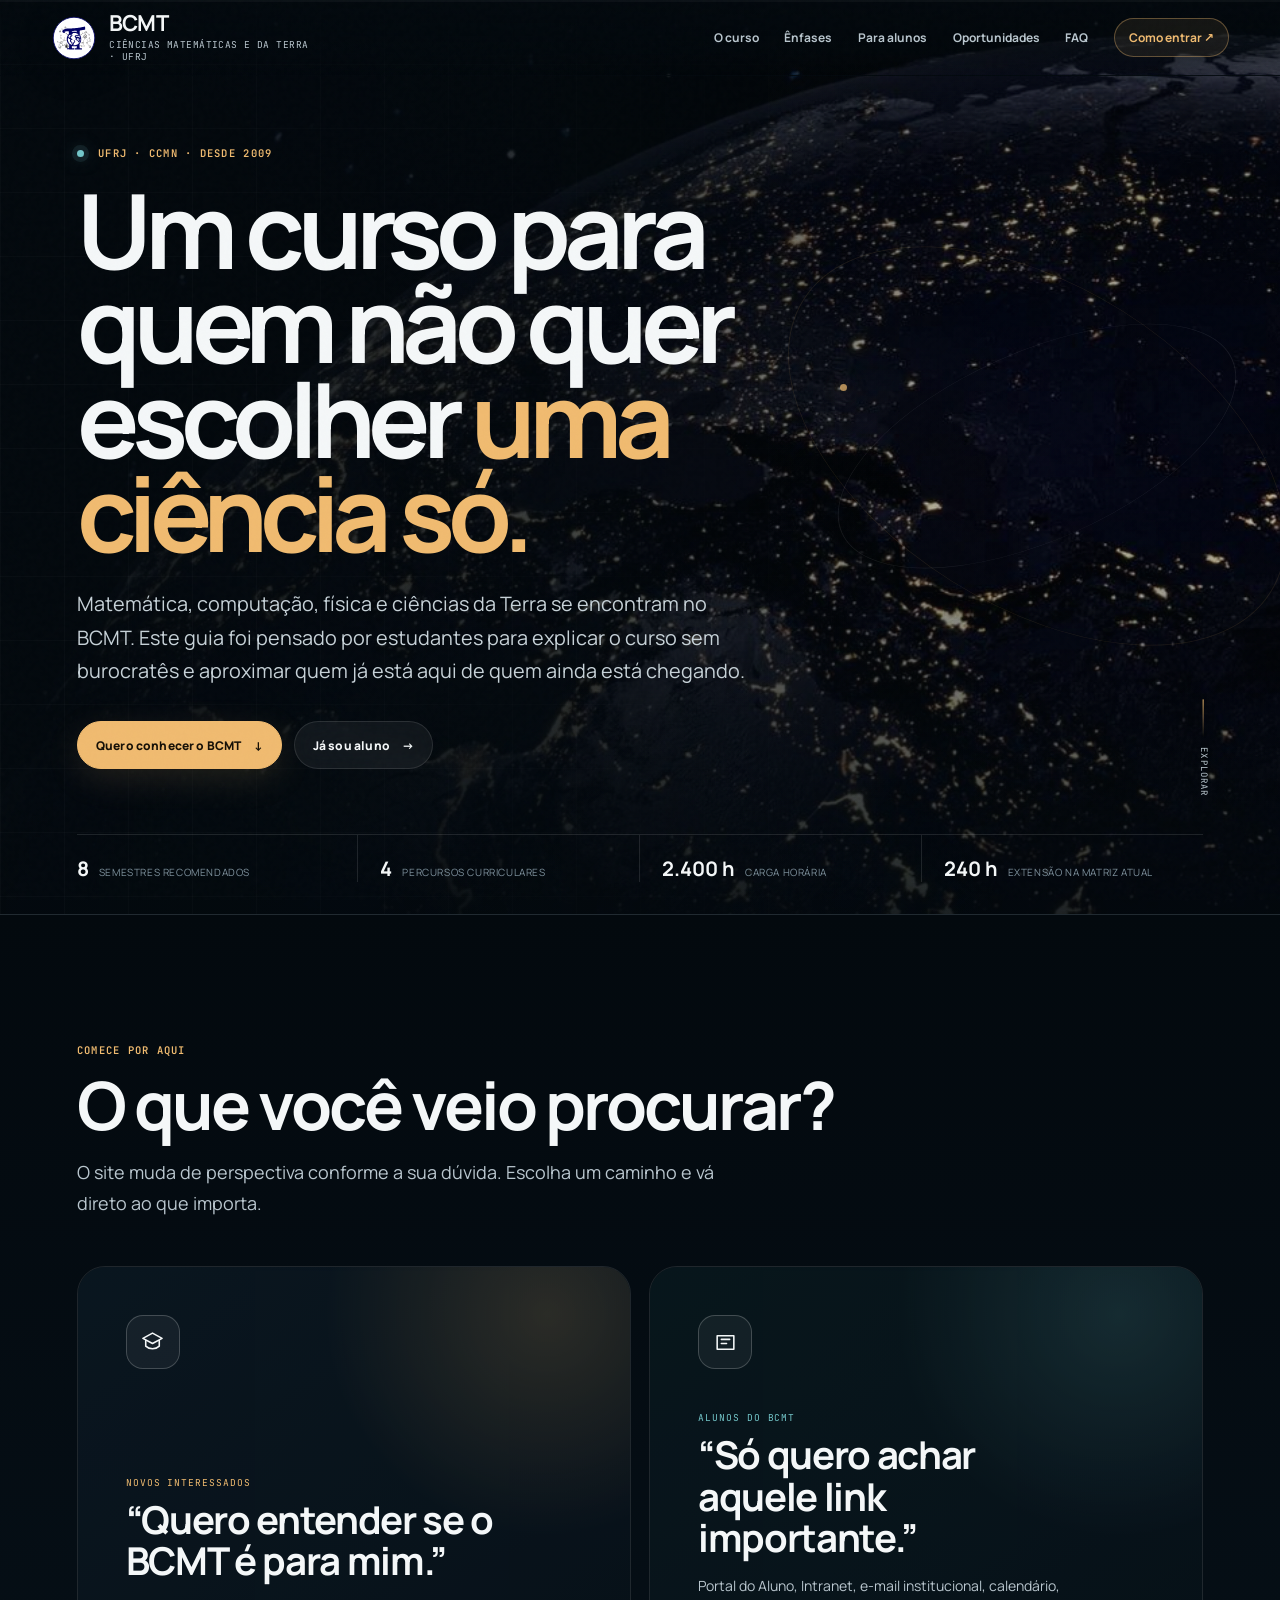
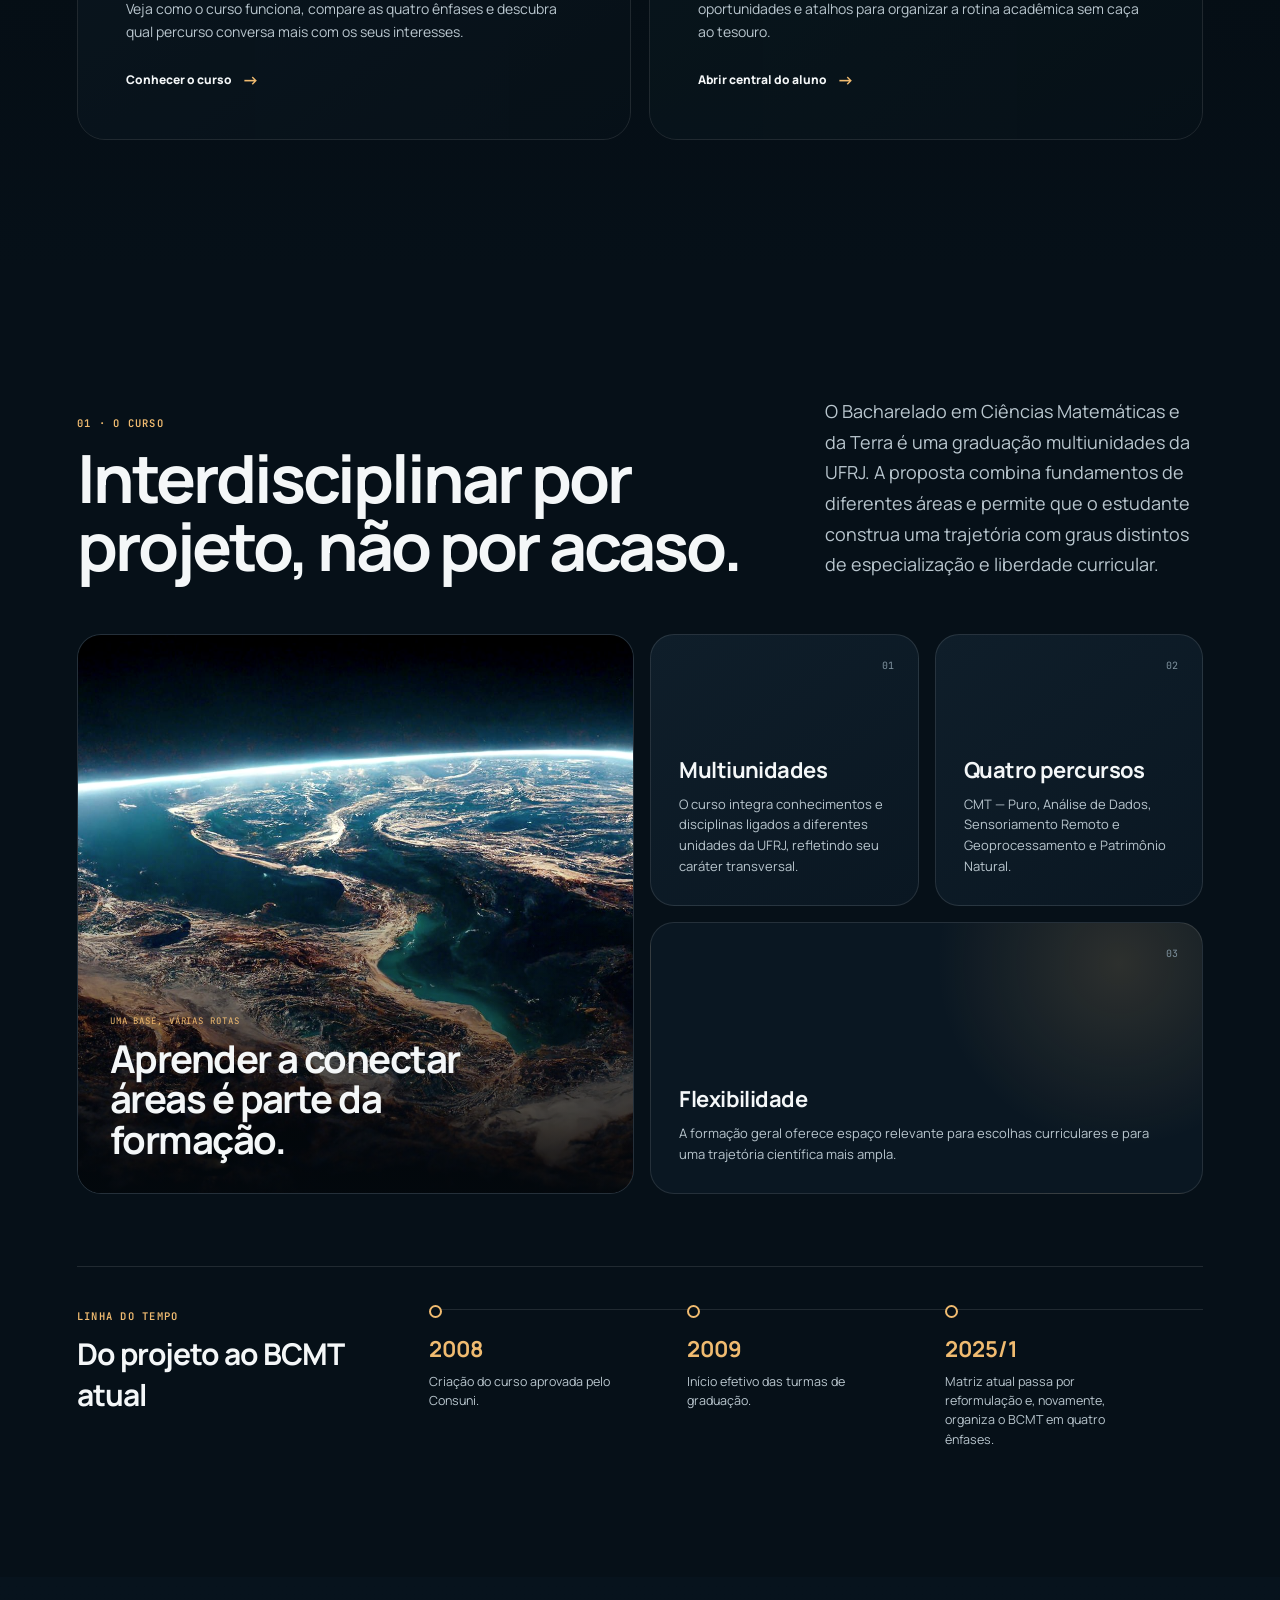
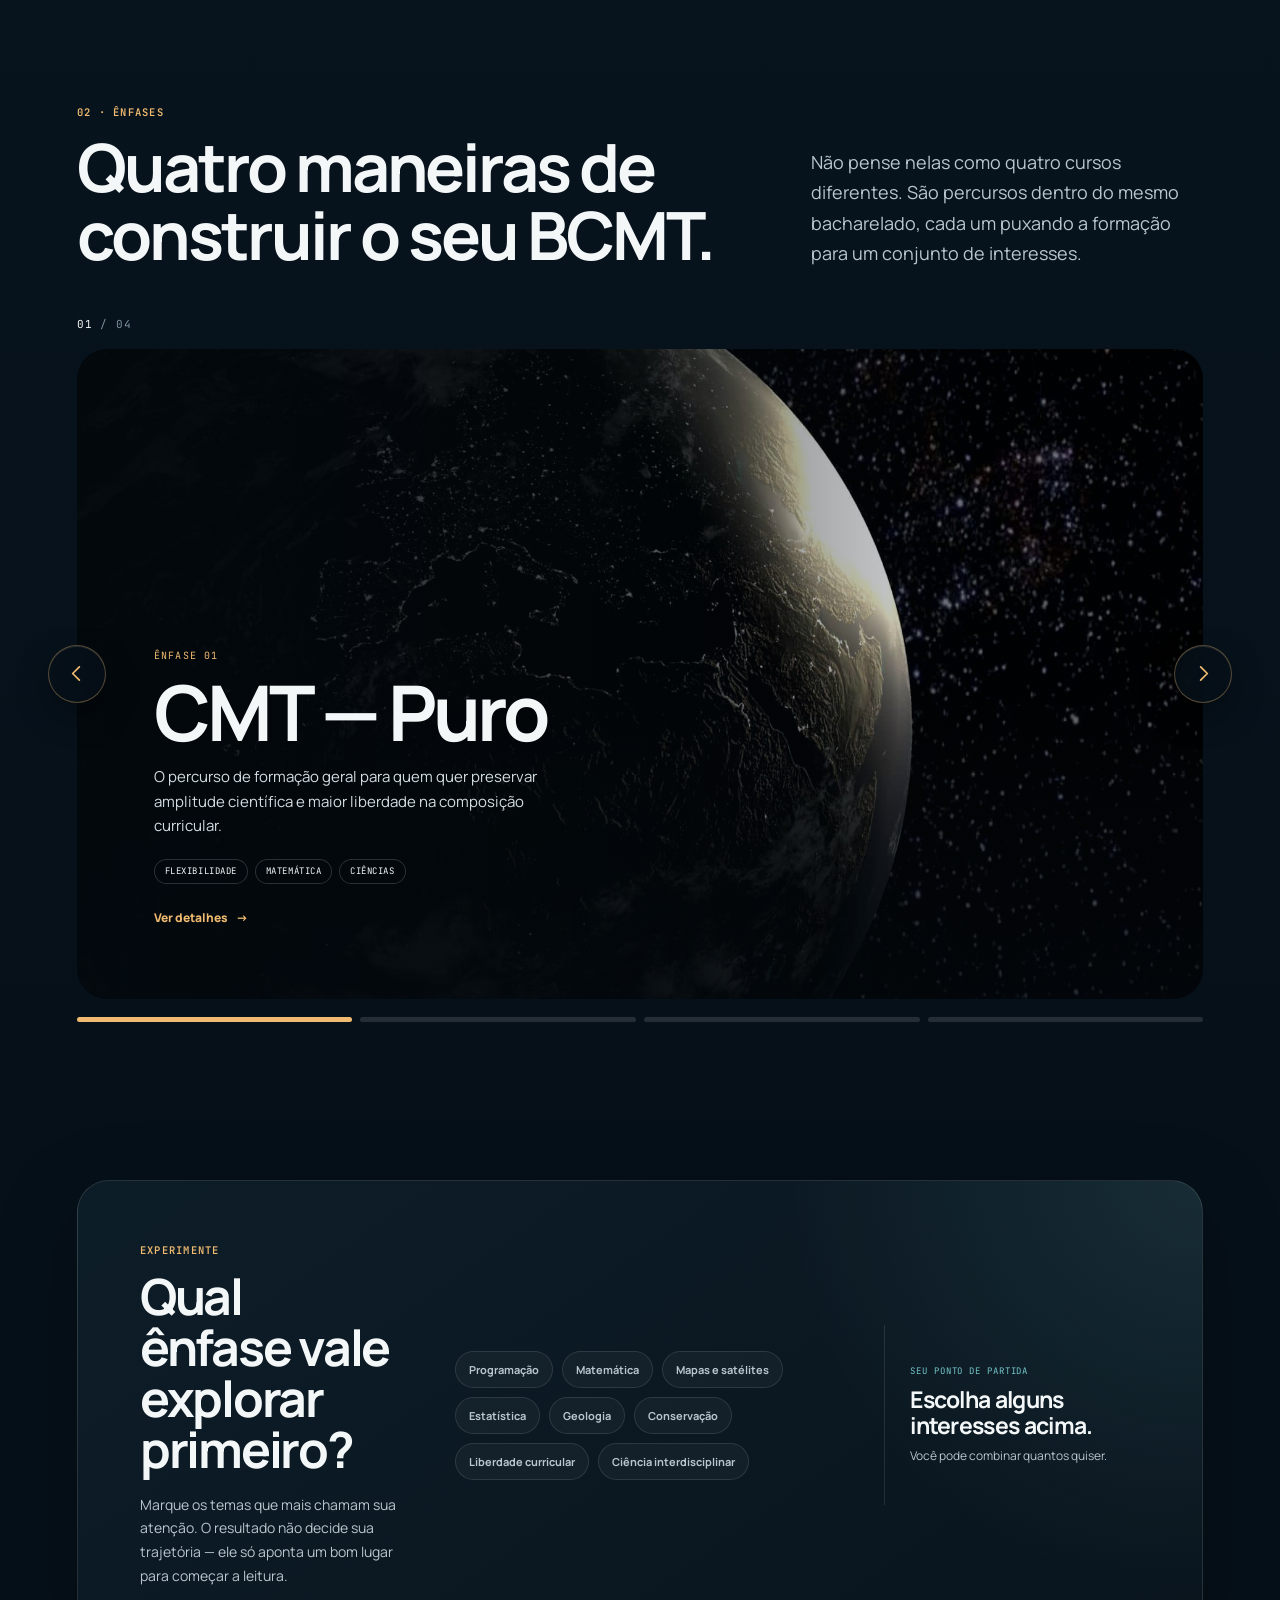
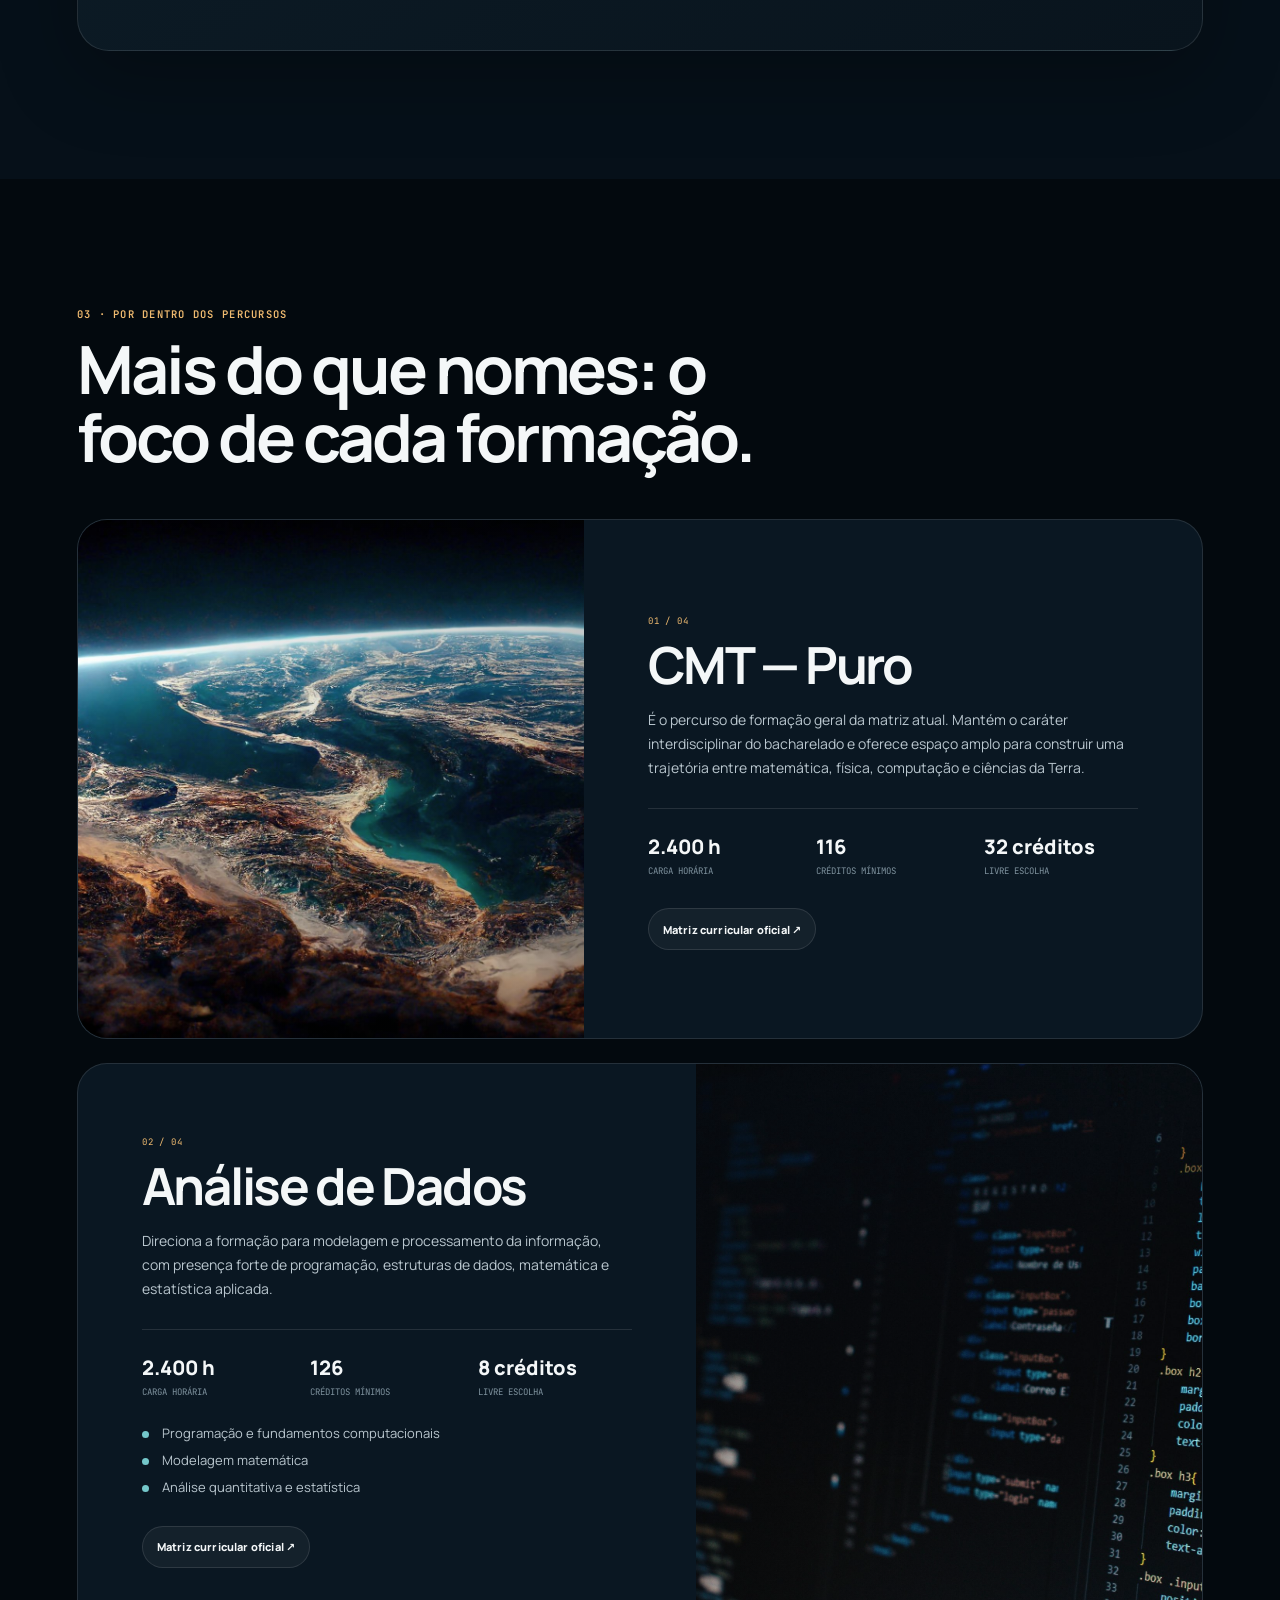
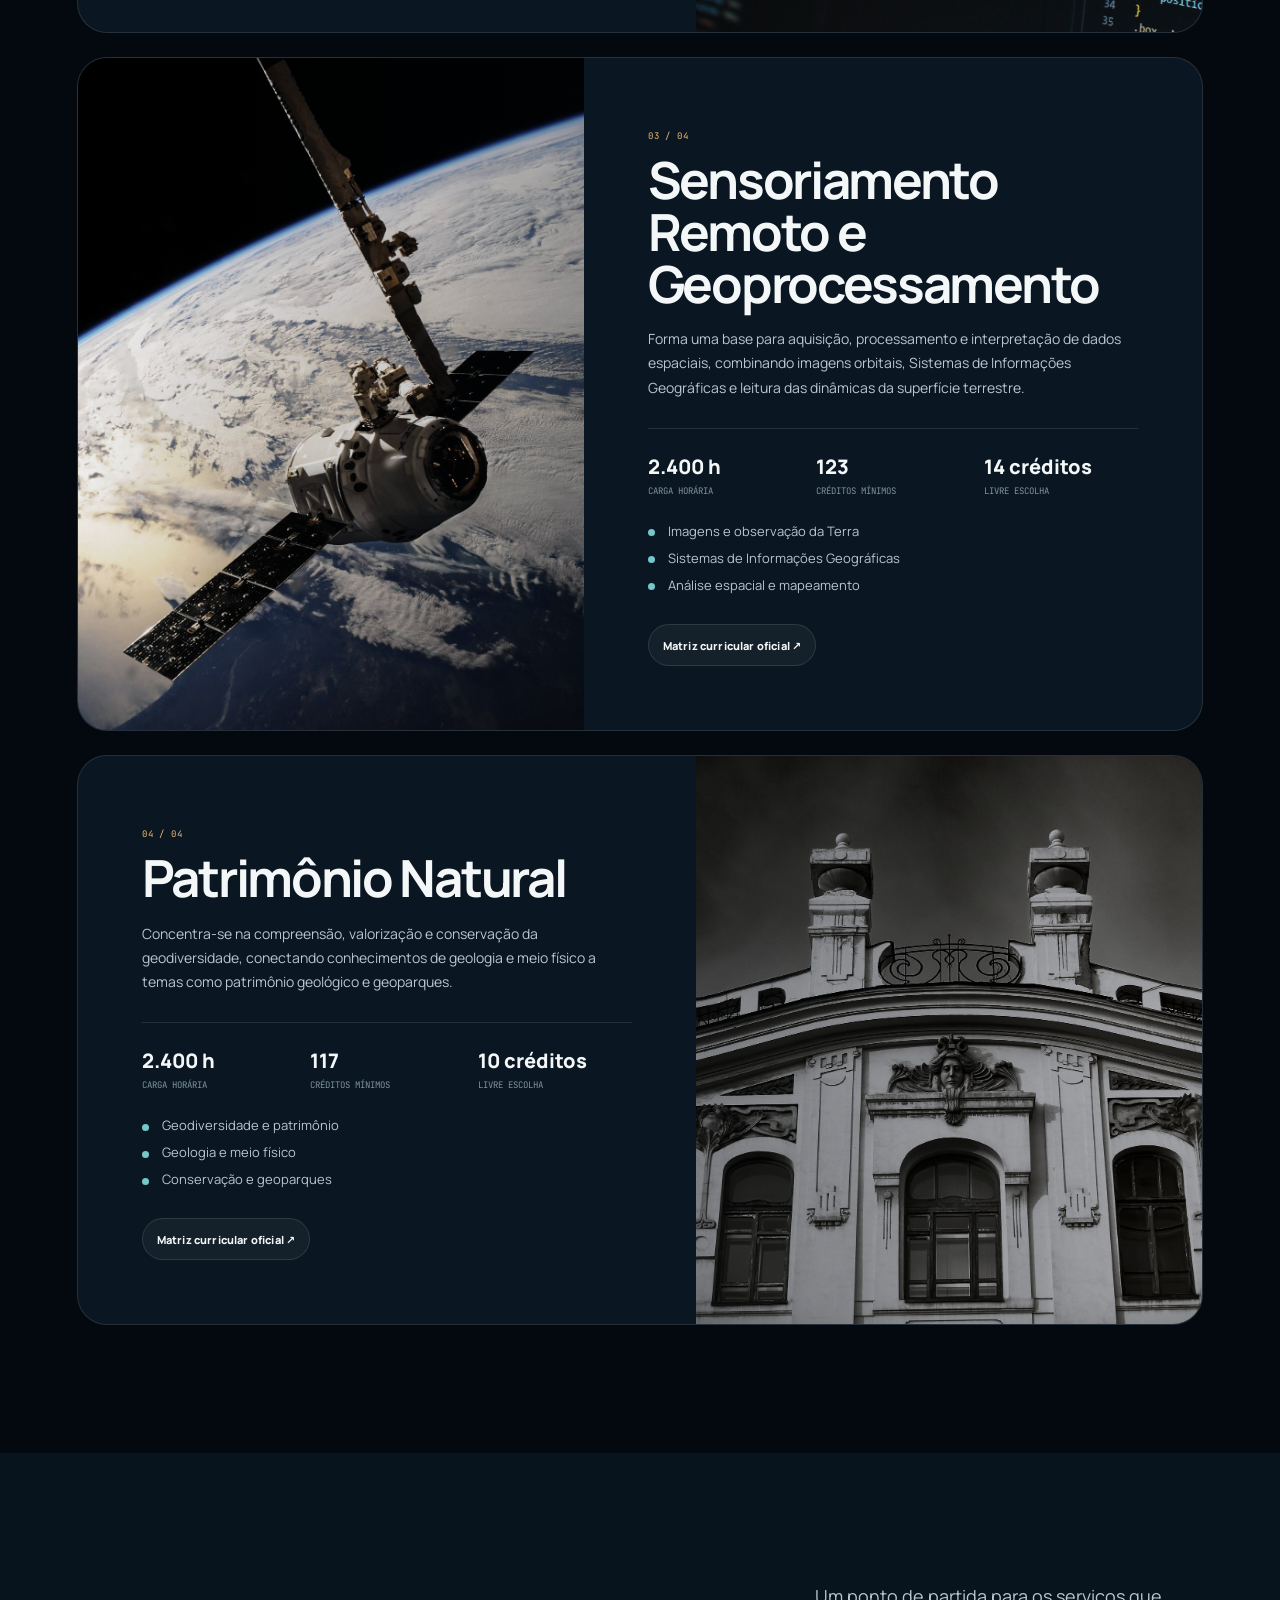
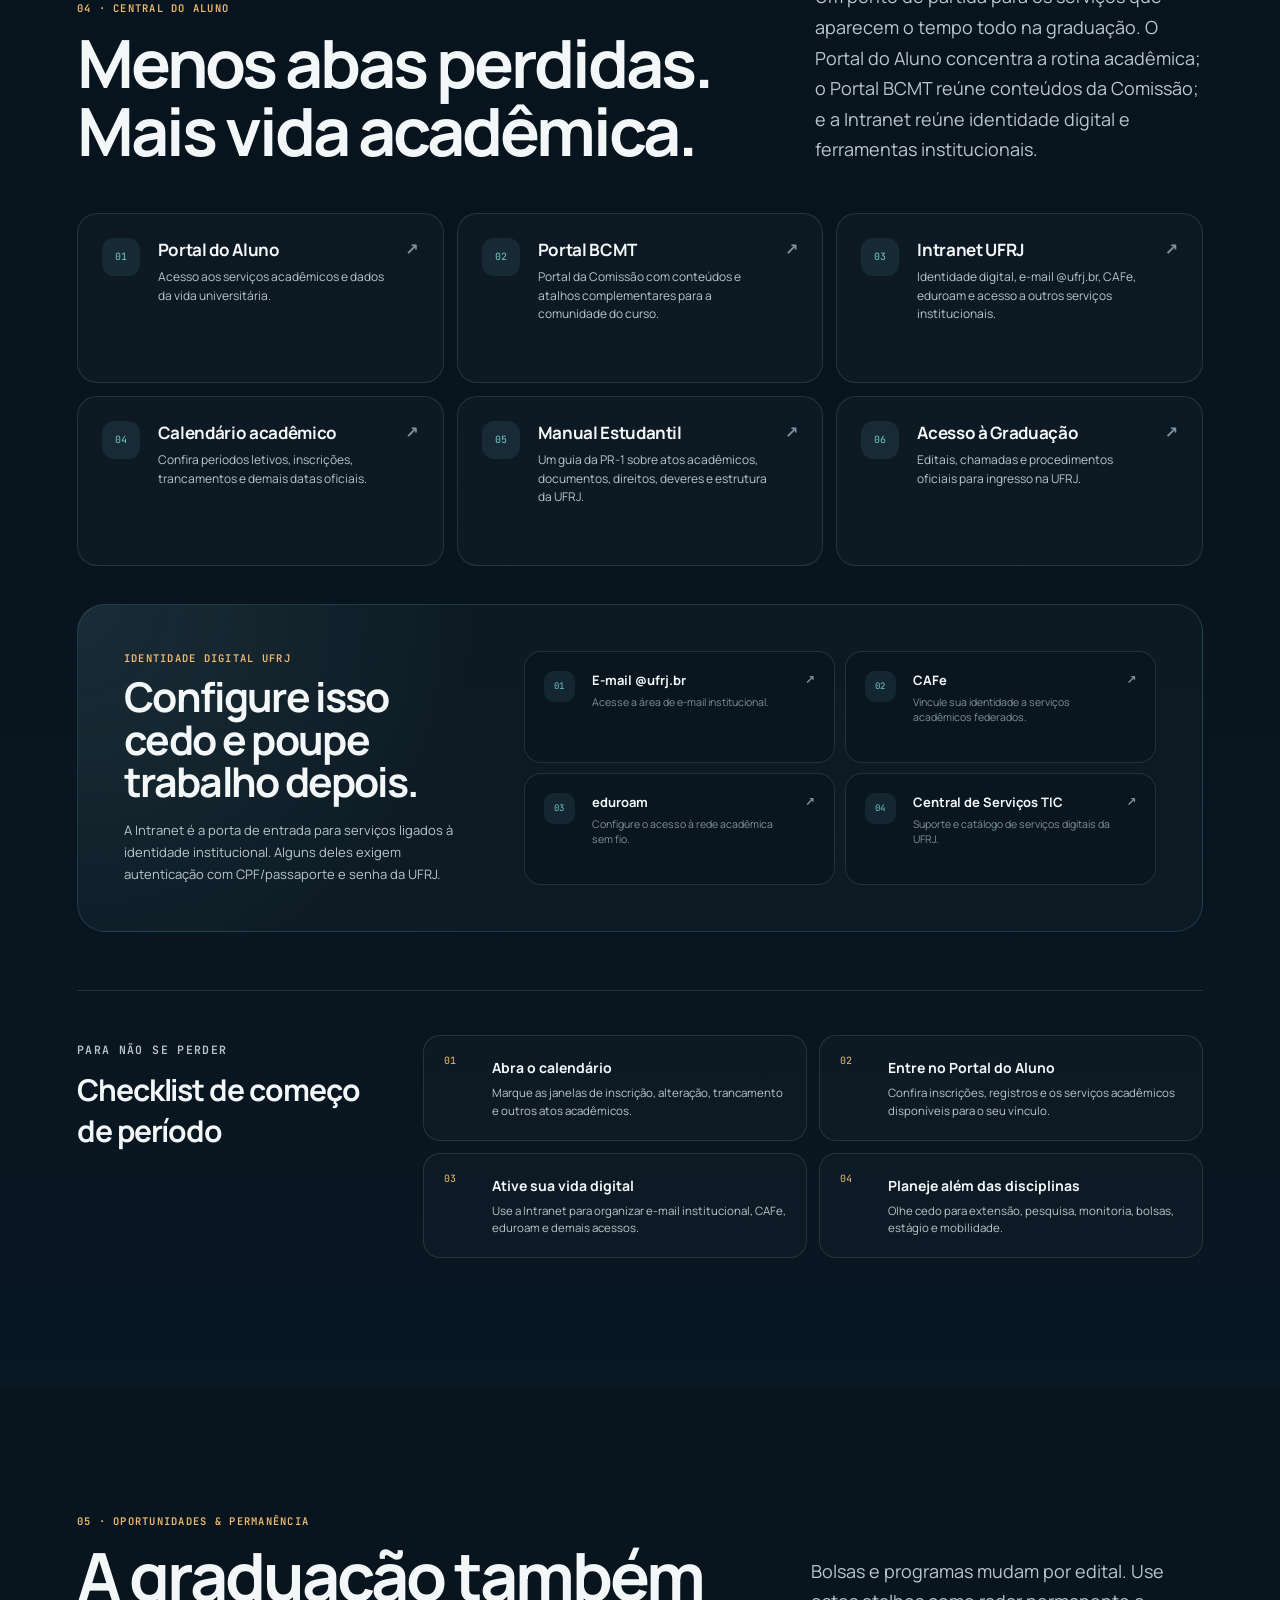
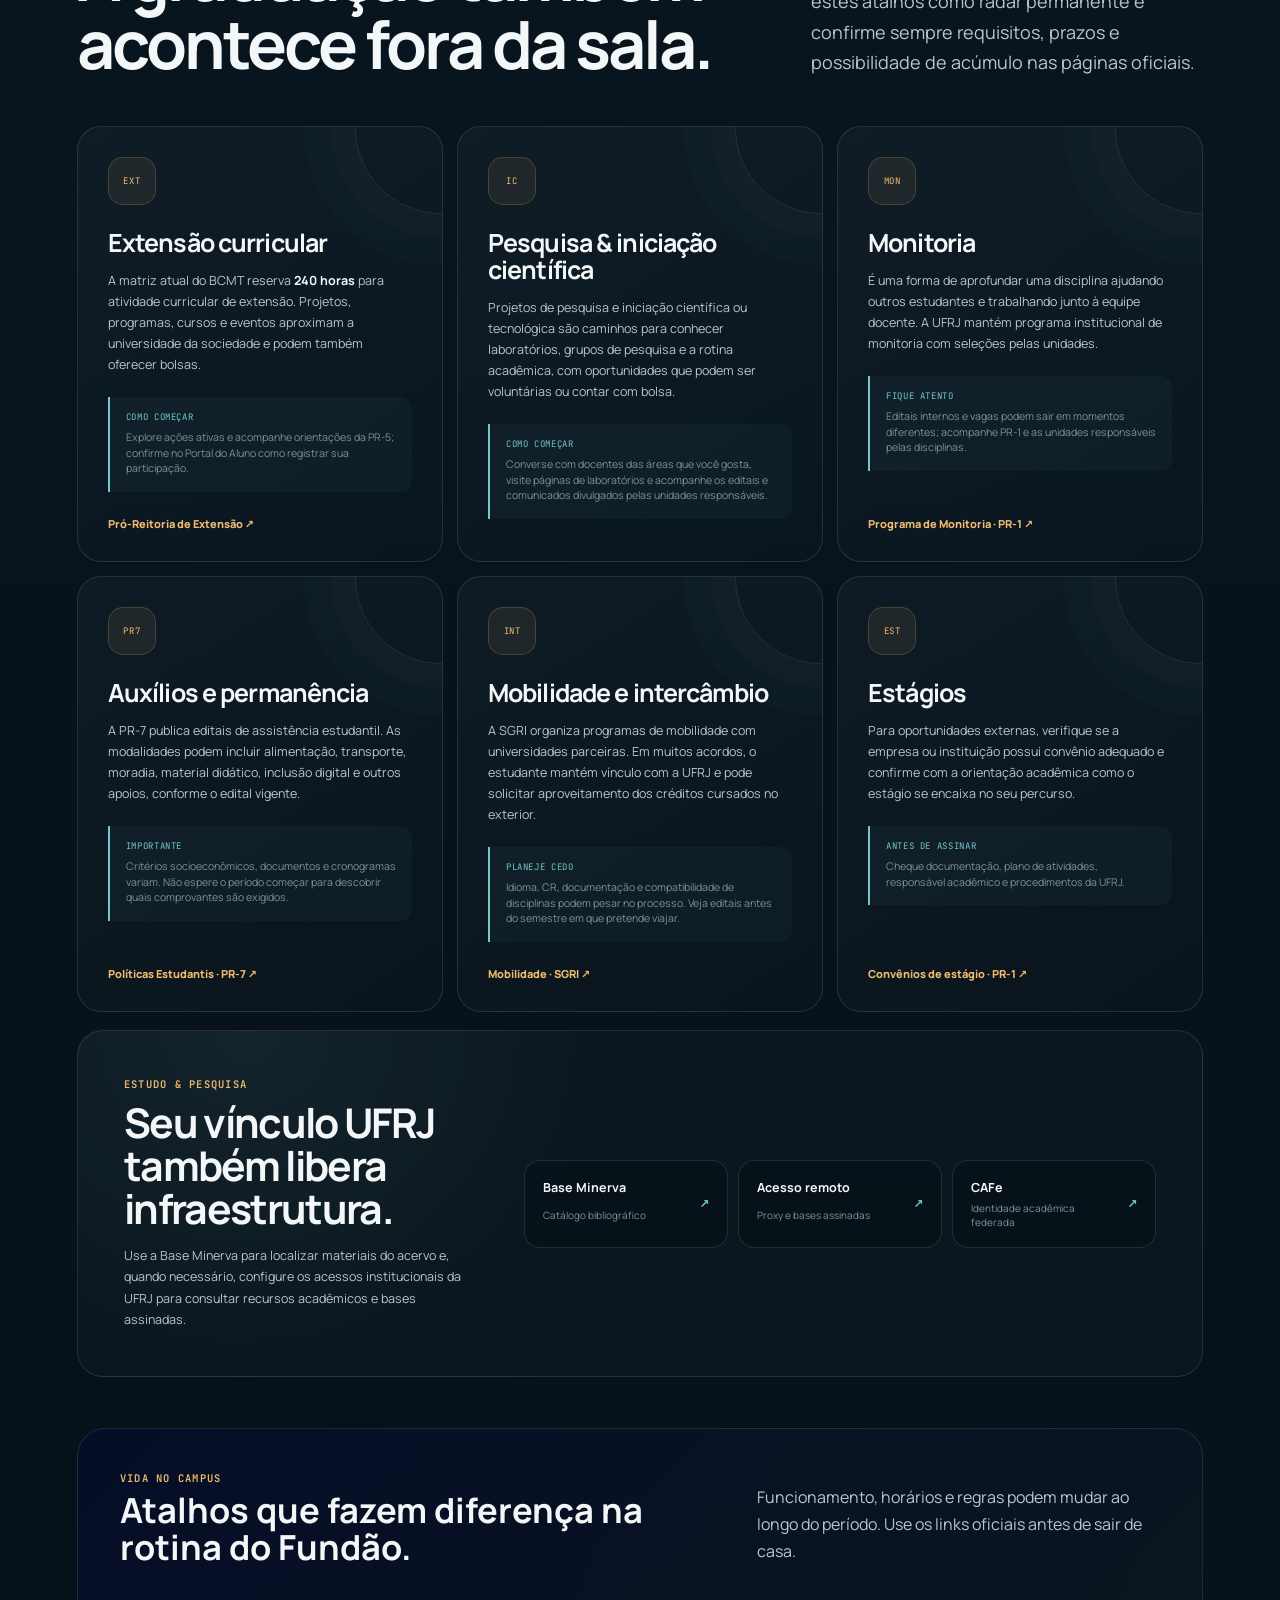
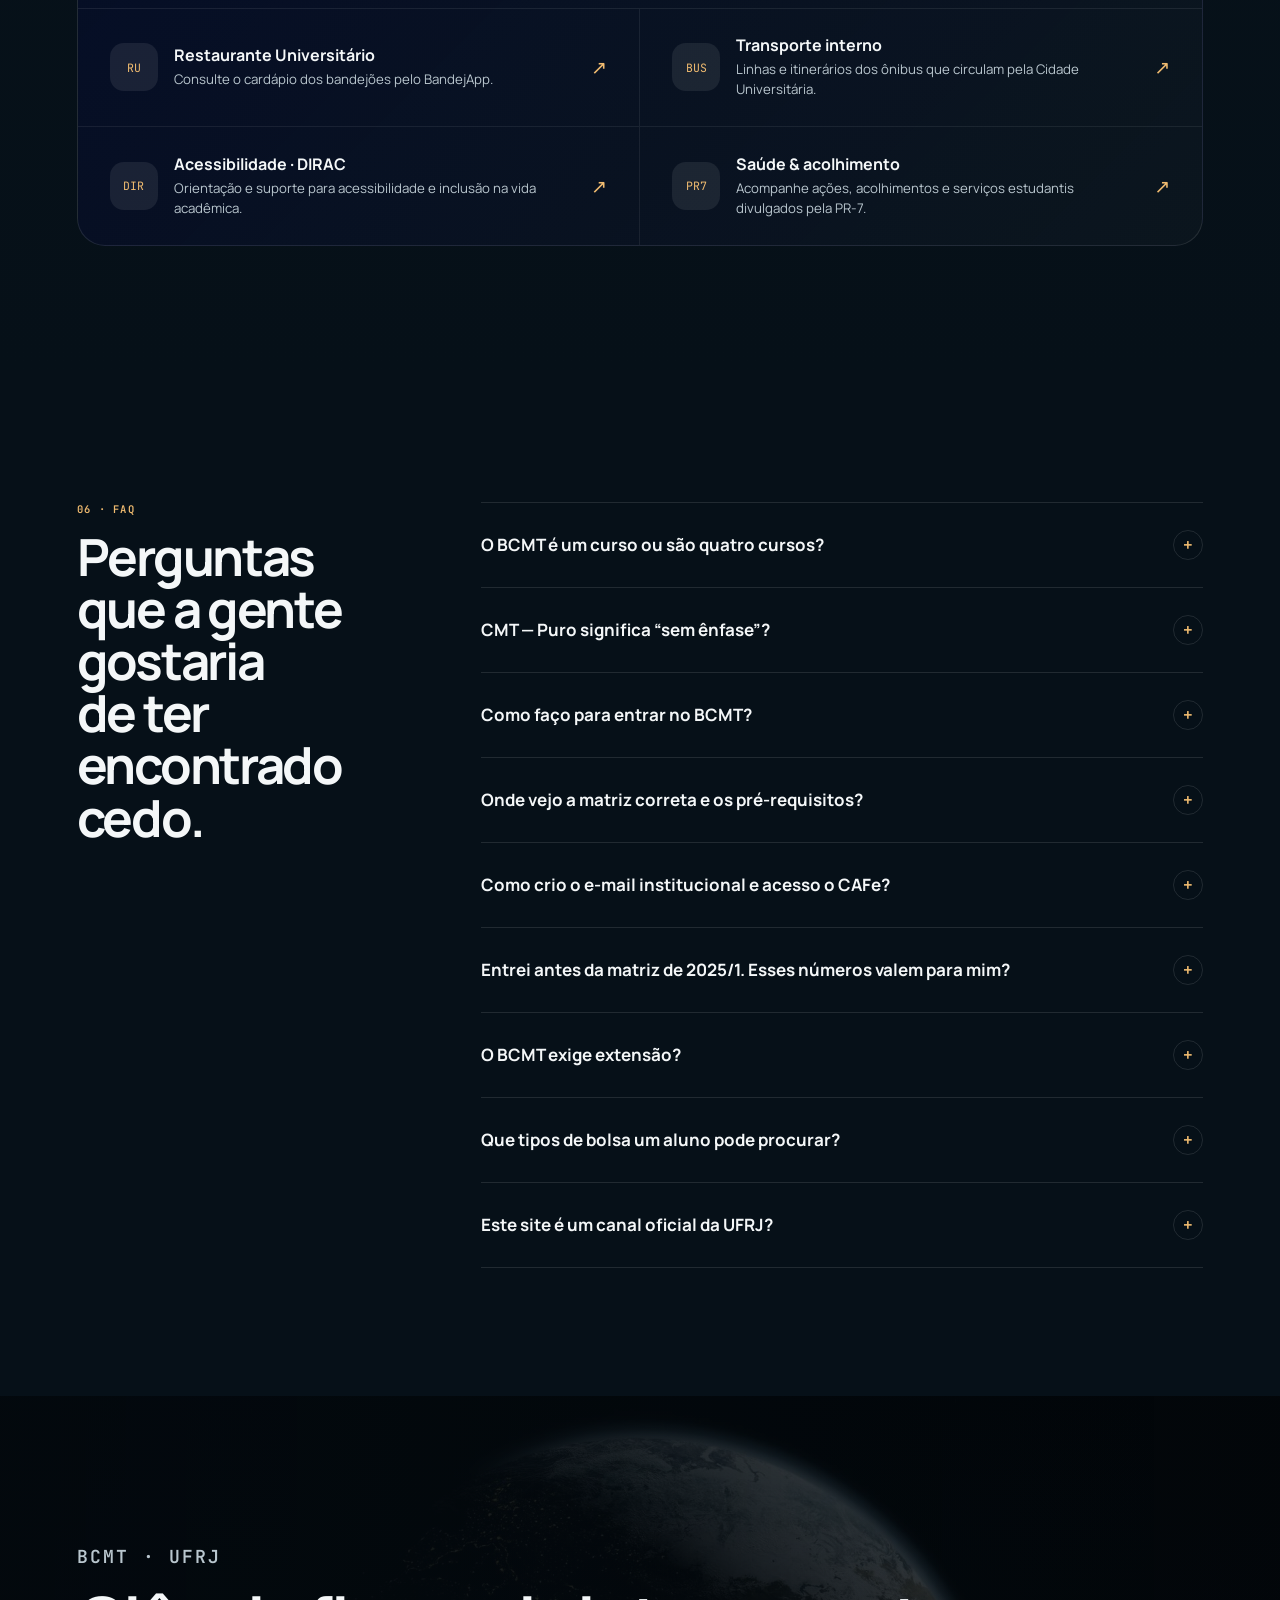
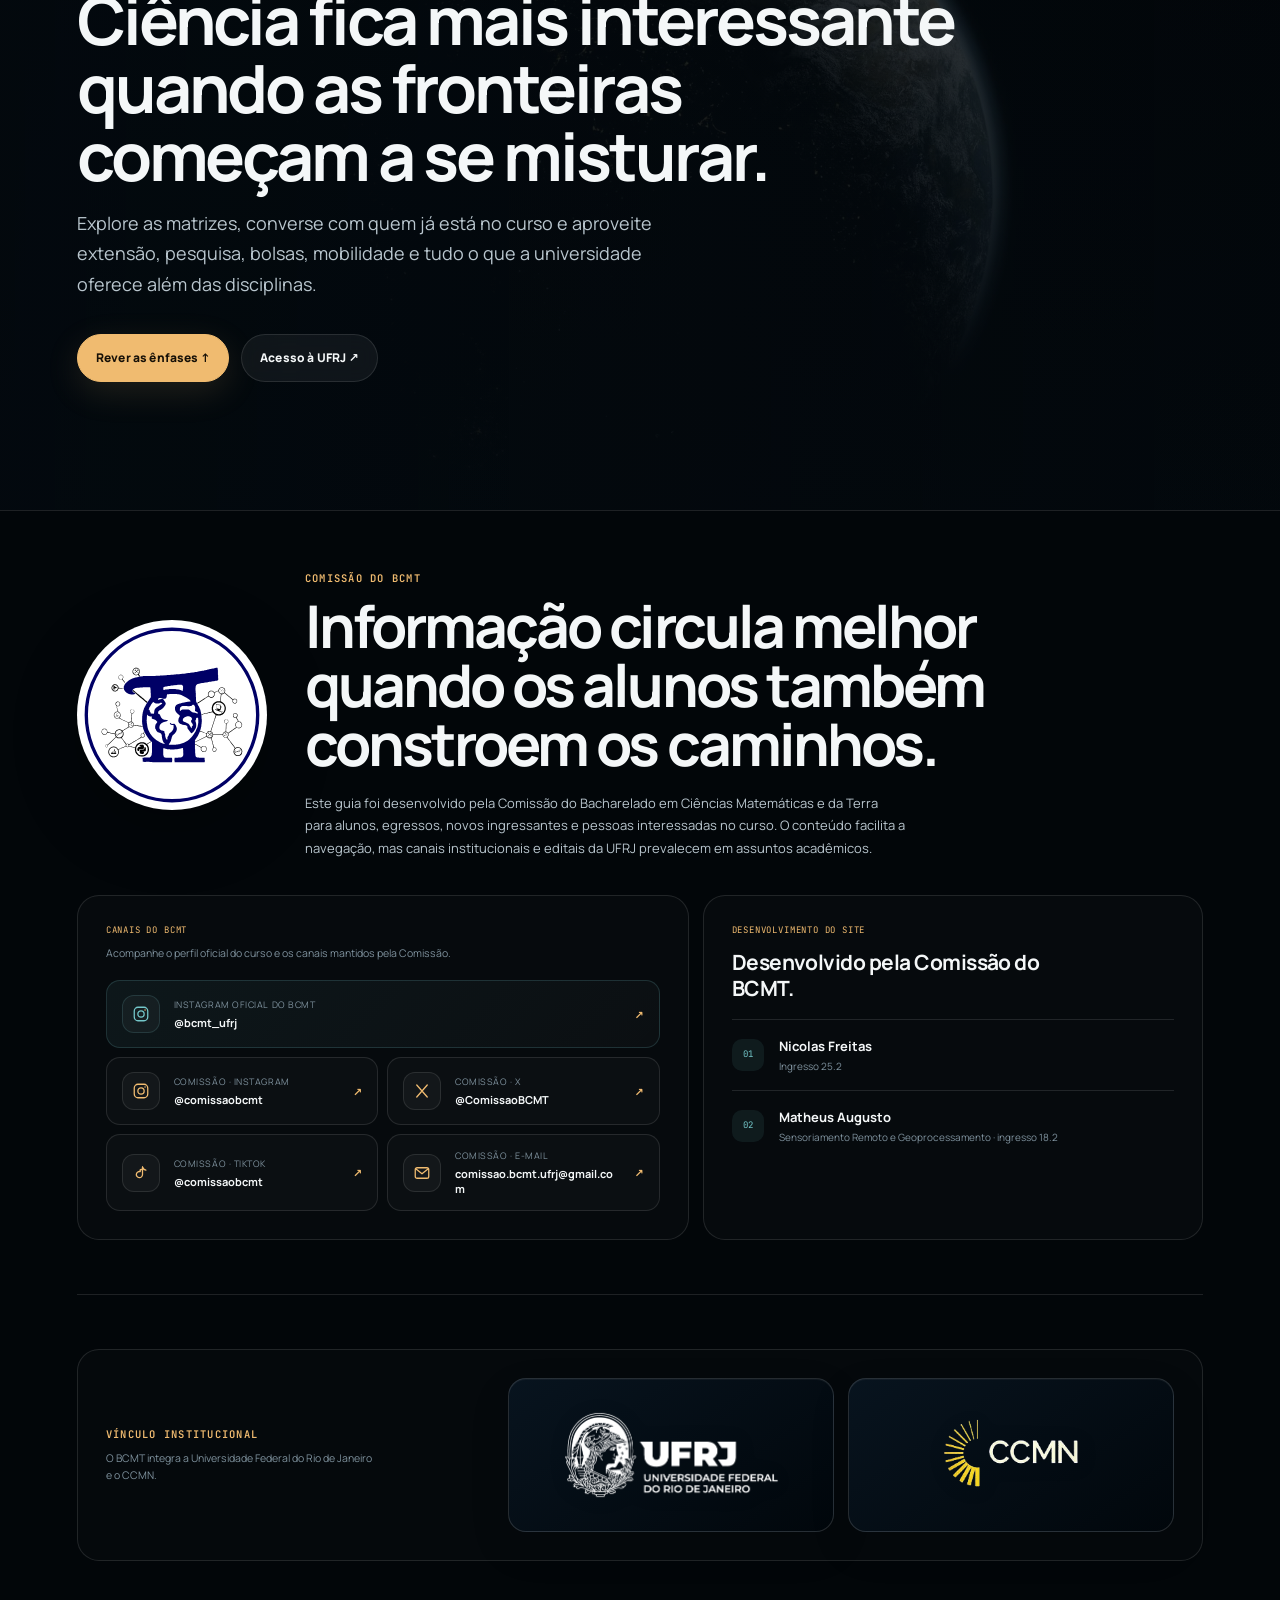
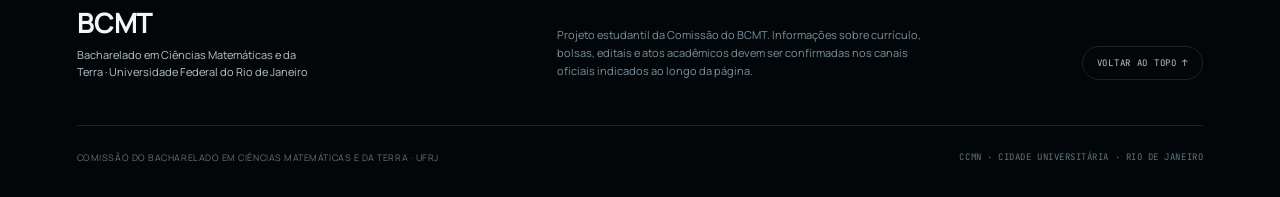
<file: bcmt_site/index.html>
<!DOCTYPE html>
<html lang="pt-BR">
<head>
  <meta charset="UTF-8">
  <meta name="viewport" content="width=device-width, initial-scale=1.0">
  <meta name="description" content="Guia estudantil do Bacharelado em Ciências Matemáticas e da Terra (BCMT) da UFRJ: curso, ênfases, matrizes, vida acadêmica, bolsas, extensão, pesquisa e serviços úteis.">
  <meta name="theme-color" content="#071019">
  <meta property="og:title" content="BCMT UFRJ | Guia de alunos para alunos">
  <meta property="og:description" content="Conheça o Bacharelado em Ciências Matemáticas e da Terra, explore as ênfases e encontre atalhos para a vida acadêmica.">
  <meta property="og:type" content="website">
  <title>BCMT UFRJ | Guia de alunos para alunos</title>
  <link rel="icon" href="favicon.svg" type="image/svg+xml">

  <link rel="preconnect" href="https://fonts.googleapis.com">
  <link rel="preconnect" href="https://fonts.gstatic.com" crossorigin>
  <link href="https://fonts.googleapis.com/css2?family=Manrope:wght@400;500;600;700;800&family=JetBrains+Mono:wght@400;500;600&display=swap" rel="stylesheet">
  <link rel="stylesheet" href="style.css">
</head>
<body>
  <a class="skip-link" href="#conteudo">Pular para o conteúdo</a>

  <div class="noise" aria-hidden="true"></div>
  <div class="progress" aria-hidden="true"><span id="progressBar"></span></div>

  <header class="site-header" id="siteHeader">
    <a class="brand" href="#topo" aria-label="BCMT UFRJ — início">
      <img class="brand-logo" src="assets/logo-bcmt.svg" alt="" width="48" height="48">
      <span class="brand-copy">
        <strong>BCMT</strong>
        <span>Ciências Matemáticas e da Terra · UFRJ</span>
      </span>
    </a>

    <button class="menu-toggle" id="menuToggle" type="button" aria-expanded="false" aria-controls="navLinks" aria-label="Abrir menu">
      <span></span><span></span><span></span>
    </button>

    <nav class="links" id="navLinks" aria-label="Navegação principal">
      <a href="#curso">O curso</a>
      <a href="#enfases">Ênfases</a>
      <a href="#alunos">Para alunos</a>
      <a href="#oportunidades">Oportunidades</a>
      <a href="#faq">FAQ</a>
      <a class="nav-cta" href="https://www.acessograduacao.ufrj.br/" target="_blank" rel="noopener noreferrer">Como entrar <span aria-hidden="true">↗</span></a>
    </nav>
  </header>

  <main id="conteudo">
    <section class="hero" id="topo" aria-labelledby="hero-title">
      <div class="hero-media" data-parallax="0.12" aria-hidden="true"></div>
      <div class="hero-overlay" aria-hidden="true"></div>
      <div class="orbit-art" aria-hidden="true">
        <span class="orbit orbit-one"></span>
        <span class="orbit orbit-two"></span>
        <span class="orbit-dot"></span>
      </div>

      <div class="hero-content reveal">
        <p class="eyebrow mono"><span class="status-dot"></span> UFRJ · CCMN · desde 2009</p>
        <h1 id="hero-title">Um curso para quem não quer escolher <em>uma ciência só.</em></h1>
        <p class="hero-lead">Matemática, computação, física e ciências da Terra se encontram no BCMT. Este guia foi pensado por estudantes para explicar o curso sem burocratês e aproximar quem já está aqui de quem ainda está chegando.</p>
        <div class="hero-actions">
          <a class="btn btn-primary" href="#comece-aqui">Quero conhecer o BCMT <span aria-hidden="true">↓</span></a>
          <a class="btn btn-ghost" href="#alunos">Já sou aluno <span aria-hidden="true">→</span></a>
        </div>
      </div>

      <div class="hero-facts" aria-label="Resumo do curso">
        <div><b>8</b><span>semestres recomendados</span></div>
        <div><b>4</b><span>percursos curriculares</span></div>
        <div><b>2.400 h</b><span>carga horária</span></div>
        <div><b>240 h</b><span>extensão na matriz atual</span></div>
      </div>

      <a class="scroll-indicator mono" href="#comece-aqui"><span></span> explorar</a>
    </section>

    <section class="audience section" id="comece-aqui" aria-labelledby="audience-title">
      <div class="section-heading reveal">
        <p class="eyebrow mono">COMECE POR AQUI</p>
        <h2 id="audience-title">O que você veio procurar?</h2>
        <p>O site muda de perspectiva conforme a sua dúvida. Escolha um caminho e vá direto ao que importa.</p>
      </div>

      <div class="audience-grid">
        <a class="audience-card prospect reveal" href="#curso">
          <div class="audience-icon" aria-hidden="true">
            <svg viewBox="0 0 24 24"><path d="M12 3 2.8 8 12 13l9.2-5L12 3Z"/><path d="M5.5 10v5.5C7.2 17.2 9.4 18 12 18s4.8-.8 6.5-2.5V10"/></svg>
          </div>
          <span class="card-kicker mono">NOVOS INTERESSADOS</span>
          <h3>“Quero entender se o BCMT é para mim.”</h3>
          <p>Veja como o curso funciona, compare as quatro ênfases e descubra qual percurso conversa mais com os seus interesses.</p>
          <span class="card-link">Conhecer o curso <b>→</b></span>
        </a>

        <a class="audience-card student reveal" href="#alunos">
          <div class="audience-icon" aria-hidden="true">
            <svg viewBox="0 0 24 24"><path d="M4 5.5h16v13H4z"/><path d="M8 9h8M8 13h5"/></svg>
          </div>
          <span class="card-kicker mono">ALUNOS DO BCMT</span>
          <h3>“Só quero achar aquele link importante.”</h3>
          <p>Portal do Aluno, Intranet, e-mail institucional, calendário, oportunidades e atalhos para organizar a rotina acadêmica sem caça ao tesouro.</p>
          <span class="card-link">Abrir central do aluno <b>→</b></span>
        </a>
      </div>
    </section>

    <section class="course section" id="curso" aria-labelledby="course-title">
      <div class="course-intro reveal">
        <div>
          <p class="eyebrow mono">01 · O CURSO</p>
          <h2 id="course-title">Interdisciplinar por projeto, não por acaso.</h2>
        </div>
        <p>O Bacharelado em Ciências Matemáticas e da Terra é uma graduação multiunidades da UFRJ. A proposta combina fundamentos de diferentes áreas e permite que o estudante construa uma trajetória com graus distintos de especialização e liberdade curricular.</p>
      </div>

      <div class="course-bento">
        <article class="bento-card bento-image reveal">
          <img src="assets/earth-terrain.jpg" alt="Vista aérea de relevo terrestre" loading="lazy">
          <div class="bento-image-copy">
            <span class="mono">UMA BASE, VÁRIAS ROTAS</span>
            <h3>Aprender a conectar áreas é parte da formação.</h3>
          </div>
        </article>

        <article class="bento-card bento-feature reveal">
          <span class="bento-number mono">01</span>
          <h3>Multiunidades</h3>
          <p>O curso integra conhecimentos e disciplinas ligados a diferentes unidades da UFRJ, refletindo seu caráter transversal.</p>
        </article>

        <article class="bento-card bento-feature reveal">
          <span class="bento-number mono">02</span>
          <h3>Quatro percursos</h3>
          <p>CMT — Puro, Análise de Dados, Sensoriamento Remoto e Geoprocessamento e Patrimônio Natural.</p>
        </article>

        <article class="bento-card bento-feature bento-highlight reveal">
          <span class="bento-number mono">03</span>
          <h3>Flexibilidade</h3>
          <p>A formação geral oferece espaço relevante para escolhas curriculares e para uma trajetória científica mais ampla.</p>
        </article>
      </div>

      <div class="timeline-wrap reveal" aria-labelledby="timeline-title">
        <div class="timeline-copy">
          <p class="eyebrow mono">LINHA DO TEMPO</p>
          <h3 id="timeline-title">Do projeto ao BCMT atual</h3>
        </div>
        <ol class="timeline">
          <li><b>2008</b><span>Criação do curso aprovada pelo Consuni.</span></li>
          <li><b>2009</b><span>Início efetivo das turmas de graduação.</span></li>
          <li><b>2025/1</b><span>Matriz atual passa por reformulação e, novamente, organiza o BCMT em quatro ênfases.</span></li>
        </ol>
      </div>
    </section>

    <section class="emphases section" id="enfases" aria-labelledby="emphases-title">
      <div class="section-heading split-heading reveal">
        <div>
          <p class="eyebrow mono">02 · ÊNFASES</p>
          <h2 id="emphases-title">Quatro maneiras de construir o seu BCMT.</h2>
        </div>
        <p>Não pense nelas como quatro cursos diferentes. São percursos dentro do mesmo bacharelado, cada um puxando a formação para um conjunto de interesses.</p>
      </div>

      <div class="emphasis-carousel" role="region" aria-roledescription="carrossel" aria-label="Ênfases do BCMT">
        <div class="carousel-topbar">
          <div class="carousel-count mono"><span id="carouselCurrent">01</span> / 04</div>
        </div>

        <div class="carousel-stage">
          <button class="carousel-btn prev" type="button" aria-label="Ênfase anterior" aria-controls="areasCarousel">
            <svg viewBox="0 0 24 24" aria-hidden="true"><path d="M15 5 8 12l7 7"/></svg>
          </button>

          <div class="carousel-viewport" id="carouselViewport">
          <div class="carousel-track" id="areasCarousel">
            <article class="emphasis-slide" data-label="CMT — Puro">
              <img src="assets/earth-sunrise.jpg" alt="Terra vista do espaço com iluminação no horizonte" loading="lazy">
              <div class="slide-scrim"></div>
              <div class="slide-content">
                <p class="slide-index mono">ÊNFASE 01</p>
                <h3>CMT — Puro</h3>
                <p>O percurso de formação geral para quem quer preservar amplitude científica e maior liberdade na composição curricular.</p>
                <div class="tag-row"><span>flexibilidade</span><span>matemática</span><span>ciências</span></div>
                <a href="#cmt-puro">Ver detalhes <span aria-hidden="true">→</span></a>
              </div>
            </article>

            <article class="emphasis-slide" data-label="Análise de Dados">
              <img src="assets/analis.jpg" alt="Visualização abstrata relacionada a dados e tecnologia" loading="lazy">
              <div class="slide-scrim"></div>
              <div class="slide-content">
                <p class="slide-index mono">ÊNFASE 02</p>
                <h3>Análise de Dados</h3>
                <p>Para quem se interessa por programação, modelagem matemática, estatística e transformação de dados em informação.</p>
                <div class="tag-row"><span>programação</span><span>modelagem</span><span>estatística</span></div>
                <a href="#analise-dados">Ver detalhes <span aria-hidden="true">→</span></a>
              </div>
            </article>

            <article class="emphasis-slide" data-label="Sensoriamento Remoto e Geoprocessamento">
              <img src="assets/senso.jpg" alt="Imagem relacionada a sensoriamento remoto da superfície terrestre" loading="lazy">
              <div class="slide-scrim"></div>
              <div class="slide-content">
                <p class="slide-index mono">ÊNFASE 03</p>
                <h3>Sensoriamento Remoto e Geoprocessamento</h3>
                <p>Dados espaciais, imagens orbitais, SIG e geoprocessamento para observar, medir e interpretar o território.</p>
                <div class="tag-row"><span>satélites</span><span>SIG</span><span>mapeamento</span></div>
                <a href="#sensoriamento">Ver detalhes <span aria-hidden="true">→</span></a>
              </div>
            </article>

            <article class="emphasis-slide" data-label="Patrimônio Natural">
              <img src="assets/patri.jpg" alt="Paisagem natural rochosa associada à geodiversidade" loading="lazy">
              <div class="slide-scrim"></div>
              <div class="slide-content">
                <p class="slide-index mono">ÊNFASE 04</p>
                <h3>Patrimônio Natural</h3>
                <p>Uma rota para quem quer compreender, valorizar e conservar a geodiversidade e a memória geológica.</p>
                <div class="tag-row"><span>geologia</span><span>conservação</span><span>geodiversidade</span></div>
                <a href="#patrimonio">Ver detalhes <span aria-hidden="true">→</span></a>
              </div>
            </article>
          </div>
          </div>

          <button class="carousel-btn next" type="button" aria-label="Próxima ênfase" aria-controls="areasCarousel">
            <svg viewBox="0 0 24 24" aria-hidden="true"><path d="m9 5 7 7-7 7"/></svg>
          </button>
        </div>

        <div class="carousel-dots" id="carouselDots" aria-label="Selecionar ênfase"></div>
        <p class="sr-only" id="carouselStatus" aria-live="polite"></p>
      </div>
    </section>

    <section class="pathfinder section" id="afinidade" aria-labelledby="pathfinder-title">
      <div class="pathfinder-card reveal">
        <div class="pathfinder-copy">
          <p class="eyebrow mono">EXPERIMENTE</p>
          <h2 id="pathfinder-title">Qual ênfase vale explorar primeiro?</h2>
          <p>Marque os temas que mais chamam sua atenção. O resultado não decide sua trajetória — ele só aponta um bom lugar para começar a leitura.</p>
        </div>

        <div class="interest-picker" id="interestPicker" aria-label="Seletor de interesses">
          <button type="button" data-scores="1,3,0,0">Programação</button>
          <button type="button" data-scores="3,2,0,0">Matemática</button>
          <button type="button" data-scores="0,0,4,0">Mapas e satélites</button>
          <button type="button" data-scores="1,2,1,0">Estatística</button>
          <button type="button" data-scores="1,0,1,4">Geologia</button>
          <button type="button" data-scores="0,0,1,4">Conservação</button>
          <button type="button" data-scores="4,0,0,0">Liberdade curricular</button>
          <button type="button" data-scores="2,1,2,2">Ciência interdisciplinar</button>
        </div>

        <div class="pathfinder-result" id="pathfinderResult" aria-live="polite">
          <span class="mono">SEU PONTO DE PARTIDA</span>
          <h3>Escolha alguns interesses acima.</h3>
          <p>Você pode combinar quantos quiser.</p>
        </div>
      </div>
    </section>

    <section class="details section" id="detalhes" aria-labelledby="details-title">
      <div class="section-heading reveal">
        <p class="eyebrow mono">03 · POR DENTRO DOS PERCURSOS</p>
        <h2 id="details-title">Mais do que nomes: o foco de cada formação.</h2>
      </div>

      <div class="detail-list">
        <article class="detail-card reveal" id="cmt-puro">
          <div class="detail-media"><img src="assets/earth-terrain.jpg" alt="Relevo terrestre visto do alto" loading="lazy"></div>
          <div class="detail-content">
            <div class="detail-heading"><span class="mono">01 / 04</span><h3>CMT — Puro</h3></div>
            <p>É o percurso de formação geral da matriz atual. Mantém o caráter interdisciplinar do bacharelado e oferece espaço amplo para construir uma trajetória entre matemática, física, computação e ciências da Terra.</p>
            <dl class="mini-stats"><div><dt>Carga horária</dt><dd>2.400 h</dd></div><div><dt>Créditos mínimos</dt><dd>116</dd></div><div><dt>Livre escolha</dt><dd>32 créditos</dd></div></dl>
            <div class="detail-actions"><a class="btn btn-small" href="https://siga.ufrj.br/sira/repositorio-curriculo/distribuicoes/90AED42F-0A2A-1E16-7AFB-56A8BD067DE2.html" target="_blank" rel="noopener noreferrer">Matriz curricular oficial ↗</a></div>
          </div>
        </article>

        <article class="detail-card reverse reveal" id="analise-dados">
          <div class="detail-media"><img src="assets/analis.jpg" alt="Representação visual de análise de dados" loading="lazy"></div>
          <div class="detail-content">
            <div class="detail-heading"><span class="mono">02 / 04</span><h3>Análise de Dados</h3></div>
            <p>Direciona a formação para modelagem e processamento da informação, com presença forte de programação, estruturas de dados, matemática e estatística aplicada.</p>
            <dl class="mini-stats"><div><dt>Carga horária</dt><dd>2.400 h</dd></div><div><dt>Créditos mínimos</dt><dd>126</dd></div><div><dt>Livre escolha</dt><dd>8 créditos</dd></div></dl>
            <ul class="focus-list"><li>Programação e fundamentos computacionais</li><li>Modelagem matemática</li><li>Análise quantitativa e estatística</li></ul>
            <div class="detail-actions"><a class="btn btn-small" href="https://siga.ufrj.br/sira/repositorio-curriculo/distribuicoes/90EBDFDE-0A2A-1E16-7AFB-56A8C06071F3.html" target="_blank" rel="noopener noreferrer">Matriz curricular oficial ↗</a></div>
          </div>
        </article>

        <article class="detail-card reveal" id="sensoriamento">
          <div class="detail-media"><img src="assets/senso.jpg" alt="Imagem orbital da superfície terrestre" loading="lazy"></div>
          <div class="detail-content">
            <div class="detail-heading"><span class="mono">03 / 04</span><h3>Sensoriamento Remoto e Geoprocessamento</h3></div>
            <p>Forma uma base para aquisição, processamento e interpretação de dados espaciais, combinando imagens orbitais, Sistemas de Informações Geográficas e leitura das dinâmicas da superfície terrestre.</p>
            <dl class="mini-stats"><div><dt>Carga horária</dt><dd>2.400 h</dd></div><div><dt>Créditos mínimos</dt><dd>123</dd></div><div><dt>Livre escolha</dt><dd>14 créditos</dd></div></dl>
            <ul class="focus-list"><li>Imagens e observação da Terra</li><li>Sistemas de Informações Geográficas</li><li>Análise espacial e mapeamento</li></ul>
            <div class="detail-actions"><a class="btn btn-small" href="https://www.siga.ufrj.br/sira/repositorio-curriculo/distribuicoes/90B3861A-0A2A-1E16-7AFB-56A85CD31EEF.html" target="_blank" rel="noopener noreferrer">Matriz curricular oficial ↗</a></div>
          </div>
        </article>

        <article class="detail-card reverse reveal" id="patrimonio">
          <div class="detail-media"><img src="assets/patri.jpg" alt="Formação rochosa em paisagem natural" loading="lazy"></div>
          <div class="detail-content">
            <div class="detail-heading"><span class="mono">04 / 04</span><h3>Patrimônio Natural</h3></div>
            <p>Concentra-se na compreensão, valorização e conservação da geodiversidade, conectando conhecimentos de geologia e meio físico a temas como patrimônio geológico e geoparques.</p>
            <dl class="mini-stats"><div><dt>Carga horária</dt><dd>2.400 h</dd></div><div><dt>Créditos mínimos</dt><dd>117</dd></div><div><dt>Livre escolha</dt><dd>10 créditos</dd></div></dl>
            <ul class="focus-list"><li>Geodiversidade e patrimônio</li><li>Geologia e meio físico</li><li>Conservação e geoparques</li></ul>
            <div class="detail-actions"><a class="btn btn-small" href="https://www.siga.ufrj.br/sira/repositorio-curriculo/distribuicoes/9104B7B9-0A2A-1E16-7AFB-56A845D51877.html" target="_blank" rel="noopener noreferrer">Matriz curricular oficial ↗</a></div>
          </div>
        </article>
      </div>
    </section>

    <section class="student-hub section" id="alunos" aria-labelledby="student-title">
      <div class="student-hub-head reveal">
        <div>
          <p class="eyebrow mono">04 · CENTRAL DO ALUNO</p>
          <h2 id="student-title">Menos abas perdidas. Mais vida acadêmica.</h2>
        </div>
        <p>Um ponto de partida para os serviços que aparecem o tempo todo na graduação. O Portal do Aluno concentra a rotina acadêmica; o Portal BCMT reúne conteúdos da Comissão; e a Intranet reúne identidade digital e ferramentas institucionais.</p>
      </div>

      <div class="resource-grid">
        <a class="resource-card reveal" href="https://portalaluno.ufrj.br/" target="_blank" rel="noopener noreferrer">
          <span class="resource-icon" aria-hidden="true">01</span>
          <div><h3>Portal do Aluno</h3><p>Acesso aos serviços acadêmicos e dados da vida universitária.</p></div>
          <b aria-hidden="true">↗</b>
        </a>
        <a class="resource-card reveal" href="https://t4w.my.canva.site/portal-bcmt" target="_blank" rel="noopener noreferrer">
          <span class="resource-icon" aria-hidden="true">02</span>
          <div><h3>Portal BCMT</h3><p>Portal da Comissão com conteúdos e atalhos complementares para a comunidade do curso.</p></div>
          <b aria-hidden="true">↗</b>
        </a>
        <a class="resource-card reveal" href="https://intranet.ufrj.br/" target="_blank" rel="noopener noreferrer">
          <span class="resource-icon" aria-hidden="true">03</span>
          <div><h3>Intranet UFRJ</h3><p>Identidade digital, e-mail @ufrj.br, CAFe, eduroam e acesso a outros serviços institucionais.</p></div>
          <b aria-hidden="true">↗</b>
        </a>
        <a class="resource-card reveal" href="https://xn--graduao-2wa9a.ufrj.br/index.php/477-calendrio-acadmico" target="_blank" rel="noopener noreferrer">
          <span class="resource-icon" aria-hidden="true">04</span>
          <div><h3>Calendário acadêmico</h3><p>Confira períodos letivos, inscrições, trancamentos e demais datas oficiais.</p></div>
          <b aria-hidden="true">↗</b>
        </a>
        <a class="resource-card reveal" href="https://xn--graduao-2wa9a.ufrj.br/images/_PR-1/Divulgacao/2023/manual-estudantil-final-21nov2023.pdf" target="_blank" rel="noopener noreferrer">
          <span class="resource-icon" aria-hidden="true">05</span>
          <div><h3>Manual Estudantil</h3><p>Um guia da PR-1 sobre atos acadêmicos, documentos, direitos, deveres e estrutura da UFRJ.</p></div>
          <b aria-hidden="true">↗</b>
        </a>
        <a class="resource-card reveal" href="https://www.acessograduacao.ufrj.br/" target="_blank" rel="noopener noreferrer">
          <span class="resource-icon" aria-hidden="true">06</span>
          <div><h3>Acesso à Graduação</h3><p>Editais, chamadas e procedimentos oficiais para ingresso na UFRJ.</p></div>
          <b aria-hidden="true">↗</b>
        </a>
        <!-- <a class="resource-card reveal" href="https://www.ccmn.ufrj.br/" target="_blank" rel="noopener noreferrer">
          <span class="resource-icon" aria-hidden="true">07</span>
          <div><h3>CCMN</h3><p>Portal do Centro de Ciências Matemáticas e da Natureza.</p></div>
          <b aria-hidden="true">↗</b>
        </a> -->
      </div>

      <div class="intranet-panel reveal" aria-labelledby="intranet-title">
        <div class="intranet-panel-copy">
          <p class="eyebrow mono">IDENTIDADE DIGITAL UFRJ</p>
          <h3 id="intranet-title">Configure isso cedo e poupe trabalho depois.</h3>
          <p>A Intranet é a porta de entrada para serviços ligados à identidade institucional. Alguns deles exigem autenticação com CPF/passaporte e senha da UFRJ.</p>
        </div>
        <div class="intranet-tools">
          <a href="https://intranet.ufrj.br/redirecionamento-email-ufrj" target="_blank" rel="noopener noreferrer"><span class="mono">01</span><div><b>E-mail @ufrj.br</b><small>Acesse a área de e-mail institucional.</small></div><strong>↗</strong></a>
          <a href="https://intranet.ufrj.br/cafe-2" target="_blank" rel="noopener noreferrer"><span class="mono">02</span><div><b>CAFe</b><small>Vincule sua identidade a serviços acadêmicos federados.</small></div><strong>↗</strong></a>
          <a href="https://intranet.ufrj.br/eduroam-2" target="_blank" rel="noopener noreferrer"><span class="mono">03</span><div><b>eduroam</b><small>Configure o acesso à rede acadêmica sem fio.</small></div><strong>↗</strong></a>
          <a href="https://servicos.tic.ufrj.br/" target="_blank" rel="noopener noreferrer"><span class="mono">04</span><div><b>Central de Serviços TIC</b><small>Suporte e catálogo de serviços digitais da UFRJ.</small></div><strong>↗</strong></a>
        </div>
      </div>

      <div class="student-checklist reveal">
        <div class="checklist-title">
          <p class="eyebrow mono">PARA NÃO SE PERDER</p>
          <h3>Checklist de começo de período</h3>
        </div>
        <ol>
          <li><span>01</span><div><b>Abra o calendário</b><p>Marque as janelas de inscrição, alteração, trancamento e outros atos acadêmicos.</p></div></li>
          <li><span>02</span><div><b>Entre no Portal do Aluno</b><p>Confira inscrições, registros e os serviços acadêmicos disponíveis para o seu vínculo.</p></div></li>
          <li><span>03</span><div><b>Ative sua vida digital</b><p>Use a Intranet para organizar e-mail institucional, CAFe, eduroam e demais acessos.</p></div></li>
          <li><span>04</span><div><b>Planeje além das disciplinas</b><p>Olhe cedo para extensão, pesquisa, monitoria, bolsas, estágio e mobilidade.</p></div></li>
        </ol>
      </div>
    </section>

    <section class="opportunities section" id="oportunidades" aria-labelledby="opportunities-title">
      <div class="section-heading split-heading reveal">
        <div>
          <p class="eyebrow mono">05 · OPORTUNIDADES & PERMANÊNCIA</p>
          <h2 id="opportunities-title">A graduação também acontece fora da sala.</h2>
        </div>
        <p>Bolsas e programas mudam por edital. Use estes atalhos como radar permanente e confirme sempre requisitos, prazos e possibilidade de acúmulo nas páginas oficiais.</p>
      </div>

      <div class="opportunity-grid">
        <article class="opportunity-card reveal">
          <span class="opportunity-mark mono">EXT</span>
          <h3>Extensão curricular</h3>
          <p>A matriz atual do BCMT reserva <strong>240 horas</strong> para atividade curricular de extensão. Projetos, programas, cursos e eventos aproximam a universidade da sociedade e podem também oferecer bolsas.</p>
          <div class="opportunity-tip"><b>Como começar</b><span>Explore ações ativas e acompanhe orientações da PR-5; confirme no Portal do Aluno como registrar sua participação.</span></div>
          <a href="https://xn--extenso-2wa.ufrj.br/index.php/faca-extensao" target="_blank" rel="noopener noreferrer">Pró-Reitoria de Extensão ↗</a>
        </article>

        <article class="opportunity-card reveal">
          <span class="opportunity-mark mono">IC</span>
          <h3>Pesquisa & iniciação científica</h3>
          <p>Projetos de pesquisa e iniciação científica ou tecnológica são caminhos para conhecer laboratórios, grupos de pesquisa e a rotina acadêmica, com oportunidades que podem ser voluntárias ou contar com bolsa.</p>
          <div class="opportunity-tip"><b>Como começar</b><span>Converse com docentes das áreas que você gosta, visite páginas de laboratórios e acompanhe os editais e comunicados divulgados pelas unidades responsáveis.</span></div>
        </article>

        <article class="opportunity-card reveal">
          <span class="opportunity-mark mono">MON</span>
          <h3>Monitoria</h3>
          <p>É uma forma de aprofundar uma disciplina ajudando outros estudantes e trabalhando junto à equipe docente. A UFRJ mantém programa institucional de monitoria com seleções pelas unidades.</p>
          <div class="opportunity-tip"><b>Fique atento</b><span>Editais internos e vagas podem sair em momentos diferentes; acompanhe PR-1 e as unidades responsáveis pelas disciplinas.</span></div>
          <a href="https://xn--graduao-2wa9a.ufrj.br/index.php/editais-publicados/bolsa-de-monitoria-editais-194" target="_blank" rel="noopener noreferrer">Programa de Monitoria · PR-1 ↗</a>
        </article>

        <article class="opportunity-card reveal">
          <span class="opportunity-mark mono">PR7</span>
          <h3>Auxílios e permanência</h3>
          <p>A PR-7 publica editais de assistência estudantil. As modalidades podem incluir alimentação, transporte, moradia, material didático, inclusão digital e outros apoios, conforme o edital vigente.</p>
          <div class="opportunity-tip"><b>Importante</b><span>Critérios socioeconômicos, documentos e cronogramas variam. Não espere o período começar para descobrir quais comprovantes são exigidos.</span></div>
          <a href="https://pr7.ufrj.br/" target="_blank" rel="noopener noreferrer">Políticas Estudantis · PR-7 ↗</a>
        </article>

        <article class="opportunity-card reveal">
          <span class="opportunity-mark mono">INT</span>
          <h3>Mobilidade e intercâmbio</h3>
          <p>A SGRI organiza programas de mobilidade com universidades parceiras. Em muitos acordos, o estudante mantém vínculo com a UFRJ e pode solicitar aproveitamento dos créditos cursados no exterior.</p>
          <div class="opportunity-tip"><b>Planeje cedo</b><span>Idioma, CR, documentação e compatibilidade de disciplinas podem pesar no processo. Veja editais antes do semestre em que pretende viajar.</span></div>
          <a href="https://internacional.ufrj.br/mob-reg/" target="_blank" rel="noopener noreferrer">Mobilidade · SGRI ↗</a>
        </article>

        <article class="opportunity-card reveal">
          <span class="opportunity-mark mono">EST</span>
          <h3>Estágios</h3>
          <p>Para oportunidades externas, verifique se a empresa ou instituição possui convênio adequado e confirme com a orientação acadêmica como o estágio se encaixa no seu percurso.</p>
          <div class="opportunity-tip"><b>Antes de assinar</b><span>Cheque documentação, plano de atividades, responsável acadêmico e procedimentos da UFRJ.</span></div>
          <a href="https://xn--graduao-2wa9a.ufrj.br/index.php/estgios-mainmenu-256" target="_blank" rel="noopener noreferrer">Convênios de estágio · PR-1 ↗</a>
        </article>
      </div>

      <div class="study-resources reveal">
        <div>
          <p class="eyebrow mono">ESTUDO & PESQUISA</p>
          <h3>Seu vínculo UFRJ também libera infraestrutura.</h3>
          <p>Use a Base Minerva para localizar materiais do acervo e, quando necessário, configure os acessos institucionais da UFRJ para consultar recursos acadêmicos e bases assinadas.</p>
        </div>
        <div class="study-links">
          <a href="https://minerva.ufrj.br/" target="_blank" rel="noopener noreferrer"><b>Base Minerva</b><span>Catálogo bibliográfico</span><strong>↗</strong></a>
          <a href="https://proxy.ufrj.br/" target="_blank" rel="noopener noreferrer"><b>Acesso remoto</b><span>Proxy e bases assinadas</span><strong>↗</strong></a>
          <a href="https://intranet.ufrj.br/cafe-2" target="_blank" rel="noopener noreferrer"><b>CAFe</b><span>Identidade acadêmica federada</span><strong>↗</strong></a>
        </div>
      </div>

      <div class="campus-essentials reveal" aria-labelledby="campus-essentials-title">
        <div class="campus-essentials-head">
          <div>
            <p class="eyebrow mono">VIDA NO CAMPUS</p>
            <h3 id="campus-essentials-title">Atalhos que fazem diferença na rotina do Fundão.</h3>
          </div>
          <p>Funcionamento, horários e regras podem mudar ao longo do período. Use os links oficiais antes de sair de casa.</p>
        </div>
        <div class="campus-links">
          <a href="https://devmobufrj.github.io/BandejApp/#/Cardapio" target="_blank" rel="noopener noreferrer"><span class="mono">RU</span><div><b>Restaurante Universitário</b><small>Consulte o cardápio dos bandejões pelo BandejApp.</small></div><strong>↗</strong></a>
          <a href="https://prefeitura.ufrj.br/servicos/transporte-integrado/linhas-internas/" target="_blank" rel="noopener noreferrer"><span class="mono">BUS</span><div><b>Transporte interno</b><small>Linhas e itinerários dos ônibus que circulam pela Cidade Universitária.</small></div><strong>↗</strong></a>
          <a href="https://acessibilidade.ufrj.br/dirac/" target="_blank" rel="noopener noreferrer"><span class="mono">DIR</span><div><b>Acessibilidade · DIRAC</b><small>Orientação e suporte para acessibilidade e inclusão na vida acadêmica.</small></div><strong>↗</strong></a>
          <a href="https://pr7.ufrj.br/" target="_blank" rel="noopener noreferrer"><span class="mono">PR7</span><div><b>Saúde & acolhimento</b><small>Acompanhe ações, acolhimentos e serviços estudantis divulgados pela PR-7.</small></div><strong>↗</strong></a>
        </div>
      </div>
    </section>

    <section class="faq section" id="faq" aria-labelledby="faq-title">
      <div class="faq-head reveal">
        <p class="eyebrow mono">06 · FAQ</p>
        <h2 id="faq-title">Perguntas que a gente gostaria de ter encontrado cedo.</h2>
      </div>

      <div class="faq-list">
        <details class="faq-item reveal">
          <summary>O BCMT é um curso ou são quatro cursos?<span aria-hidden="true">+</span></summary>
          <div><p>É um bacharelado. A matriz vigente organiza a formação em quatro ênfases: CMT — Puro, Análise de Dados, Sensoriamento Remoto e Geoprocessamento e Patrimônio Natural.</p></div>
        </details>
        <details class="faq-item reveal">
          <summary>CMT — Puro significa “sem ênfase”?<span aria-hidden="true">+</span></summary>
          <div><p>Na matriz atual, CMT — Puro é o nome do percurso de formação geral. Ele valoriza uma composição curricular mais ampla e flexível, em vez de concentrar a formação em uma das três áreas temáticas.</p></div>
        </details>
        <details class="faq-item reveal">
          <summary>Como faço para entrar no BCMT?<span aria-hidden="true">+</span></summary>
          <div><p>Os processos de ingresso podem mudar de um ano para outro. Consulte o portal oficial de Acesso à Graduação da UFRJ para editais, modalidades, vagas e chamadas do processo vigente.</p></div>
        </details>
        <details class="faq-item reveal">
          <summary>Onde vejo a matriz correta e os pré-requisitos?<span aria-hidden="true">+</span></summary>
          <div><p>Use os links de “Matriz curricular oficial” deste guia para consultar a distribuição curricular pública e confira sua situação individual no Portal do Aluno. Em caso de dúvida sobre equivalência, requisito ou percurso, confirme com a orientação acadêmica.</p></div>
        </details>
        <details class="faq-item reveal">
          <summary>Como crio o e-mail institucional e acesso o CAFe?<span aria-hidden="true">+</span></summary>
          <div><p>Acesse a Intranet UFRJ e configure os serviços associados à sua identidade institucional. A área reúne o e-mail @ufrj.br, CAFe, eduroam e outros recursos; alguns acessos exigem autenticação central da UFRJ.</p></div>
        </details>
        <details class="faq-item reveal">
          <summary>Entrei antes da matriz de 2025/1. Esses números valem para mim?<span aria-hidden="true">+</span></summary>
          <div><p>Não necessariamente. As cargas e créditos mostrados neste guia descrevem as quatro ênfases da matriz vigente a partir de 2025/1. Quem está vinculado a currículo anterior deve conferir sua situação individual no Portal do Aluno e conversar com a orientação acadêmica sobre transição, equivalências e integralização.</p></div>
        </details>
        <details class="faq-item reveal">
          <summary>O BCMT exige extensão?<span aria-hidden="true">+</span></summary>
          <div><p>Sim. Nas quatro ênfases da matriz vigente desde 2025/1 aparece a Atividade Curricular de Extensão CMT com 240 horas. Consulte a PR-5 para ações disponíveis e confirme a forma de registro no sistema acadêmico vigente.</p></div>
        </details>
        <details class="faq-item reveal">
          <summary>Que tipos de bolsa um aluno pode procurar?<span aria-hidden="true">+</span></summary>
          <div><p>Entre as possibilidades estão iniciação científica/tecnológica, monitoria e extensão, além dos auxílios de permanência da PR-7. Regras de seleção e de acúmulo mudam conforme o programa e o edital, então use a seção de Oportunidades como ponto de partida.</p></div>
        </details>
        <details class="faq-item reveal">
          <summary>Este site é um canal oficial da UFRJ?<span aria-hidden="true">+</span></summary>
          <div><p>Não. Este é um projeto informativo feito por estudantes para estudantes e pessoas interessadas no curso. Sempre que houver divergência, prevalecem os canais institucionais da UFRJ.</p></div>
        </details>
      </div>
    </section>

    <section class="closing section" aria-labelledby="closing-title">
      <div class="closing-media" aria-hidden="true"></div>
      <div class="closing-content reveal">
        <p class="eyebrow mono">BCMT · UFRJ</p>
        <h2 id="closing-title">Ciência fica mais interessante quando as fronteiras começam a se misturar.</h2>
        <p>Explore as matrizes, converse com quem já está no curso e aproveite extensão, pesquisa, bolsas, mobilidade e tudo o que a universidade oferece além das disciplinas.</p>
        <div class="hero-actions">
          <a class="btn btn-primary" href="#enfases">Rever as ênfases ↑</a>
          <a class="btn btn-ghost" href="https://www.acessograduacao.ufrj.br/" target="_blank" rel="noopener noreferrer">Acesso à UFRJ ↗</a>
        </div>
      </div>
    </section>
  </main>

  <footer id="comissao">
    <div class="commission-footer">
      <div class="commission-identity">
        <img src="assets/logo-bcmt.svg" alt="Logo da Comissão do BCMT" width="190" height="190" loading="lazy">
        <div>
          <p class="eyebrow mono">COMISSÃO DO BCMT</p>
          <h2>Informação circula melhor quando os alunos também constroem os caminhos.</h2>
          <p>Este guia foi desenvolvido pela Comissão do Bacharelado em Ciências Matemáticas e da Terra para alunos, egressos, novos ingressantes e pessoas interessadas no curso. O conteúdo facilita a navegação, mas canais institucionais e editais da UFRJ prevalecem em assuntos acadêmicos.</p>
        </div>
      </div>

      <div class="commission-grid">
        <div class="social-card">
          <p class="mono">CANAIS DO BCMT</p>
          <span class="social-description">Acompanhe o perfil oficial do curso e os canais mantidos pela Comissão.</span>
          <div class="social-links">
            <a class="official-course-social" href="https://www.instagram.com/bcmt_ufrj/" target="_blank" rel="noopener noreferrer" aria-label="Instagram oficial do BCMT, @bcmt_ufrj">
              <svg class="social-icon" viewBox="0 0 24 24" aria-hidden="true"><rect x="3" y="3" width="18" height="18" rx="5"/><circle cx="12" cy="12" r="4.2"/><circle cx="17.4" cy="6.7" r="1" class="social-fill"/></svg>
              <div><span>Instagram oficial do BCMT</span><b>@bcmt_ufrj</b></div><strong>↗</strong>
            </a>
            <a href="https://instagram.com/comissaobcmt" target="_blank" rel="noopener noreferrer" aria-label="Instagram da Comissão do BCMT, @comissaobcmt">
              <svg class="social-icon" viewBox="0 0 24 24" aria-hidden="true"><rect x="3" y="3" width="18" height="18" rx="5"/><circle cx="12" cy="12" r="4.2"/><circle cx="17.4" cy="6.7" r="1" class="social-fill"/></svg>
              <div><span>Comissão · Instagram</span><b>@comissaobcmt</b></div><strong>↗</strong>
            </a>
            <a href="https://x.com/ComissaoBCMT" target="_blank" rel="noopener noreferrer" aria-label="X da Comissão do BCMT, @ComissaoBCMT">
              <svg class="social-icon social-icon-x" viewBox="0 0 24 24" aria-hidden="true"><path d="M5 4l14 16M19 4 5 20"/></svg>
              <div><span>Comissão · X</span><b>@ComissaoBCMT</b></div><strong>↗</strong>
            </a>
            <a href="https://tiktok.com/@comissaobcmt" target="_blank" rel="noopener noreferrer" aria-label="TikTok da Comissão do BCMT, @comissaobcmt">
              <svg class="social-icon" viewBox="0 0 24 24" aria-hidden="true"><path d="M14 4v10.1a4.1 4.1 0 1 1-3-3.94V7.6a6.8 6.8 0 0 0 3-.7V4Z"/><path d="M14 4c.55 2.35 2.05 3.75 4.5 4.2"/></svg>
              <div><span>Comissão · TikTok</span><b>@comissaobcmt</b></div><strong>↗</strong>
            </a>
            <a href="mailto:comissao.bcmt.ufrj@gmail.com" aria-label="E-mail da Comissão do BCMT">
              <svg class="social-icon" viewBox="0 0 24 24" aria-hidden="true"><rect x="3" y="5" width="18" height="14" rx="2.5"/><path d="m4.5 7 7.5 6 7.5-6"/></svg>
              <div><span>Comissão · E-mail</span><b>comissao.bcmt.ufrj@gmail.com</b></div><strong>↗</strong>
            </a>
          </div>
        </div>

        <div class="credits-card">
          <p class="mono">DESENVOLVIMENTO DO SITE</p>
          <h3>Desenvolvido pela Comissão do BCMT.</h3>
          <div class="student-credit"><span>01</span><div><b>Nicolas Freitas</b><small>Ingresso 25.2</small></div></div>
          <div class="student-credit"><span>02</span><div><b>Matheus Augusto</b><small>Sensoriamento Remoto e Geoprocessamento · ingresso 18.2</small></div></div>
        </div>
      </div>
    </div>

    <div class="institutional-strip" aria-label="Identidade institucional">
      <div class="institutional-strip-copy">
        <p class="eyebrow mono">VÍNCULO INSTITUCIONAL</p>
        <span>O BCMT integra a Universidade Federal do Rio de Janeiro e o CCMN.</span>
      </div>
      <div class="institutional-logos">
        <div class="institutional-logo-card ufrj-logo-card">
          <img src="assets/logo-ufrj-white.png" alt="Logo da Universidade Federal do Rio de Janeiro — UFRJ" loading="lazy">
        </div>
        <div class="institutional-logo-card ccmn-logo-card">
          <img src="assets/logo-ccmn-transparent.png" alt="Logo do CCMN — UFRJ" loading="lazy">
        </div>
      </div>
    </div>

    <div class="footer-main">
      <a class="footer-brand" href="#topo"><b>BCMT</b><span>Bacharelado em Ciências Matemáticas e da Terra · Universidade Federal do Rio de Janeiro</span></a>
      <p>Projeto estudantil da Comissão do BCMT. Informações sobre currículo, bolsas, editais e atos acadêmicos devem ser confirmadas nos canais oficiais indicados ao longo da página.</p>
      <a class="back-top mono" href="#topo">voltar ao topo ↑</a>
    </div>
    <div class="footer-bottom">
      <span>Comissão do Bacharelado em Ciências Matemáticas e da Terra · UFRJ</span>
      <span class="mono">CCMN · Cidade Universitária · Rio de Janeiro</span>
    </div>
  </footer>

  <script src="script.js"></script>
</body>
</html>
</file>
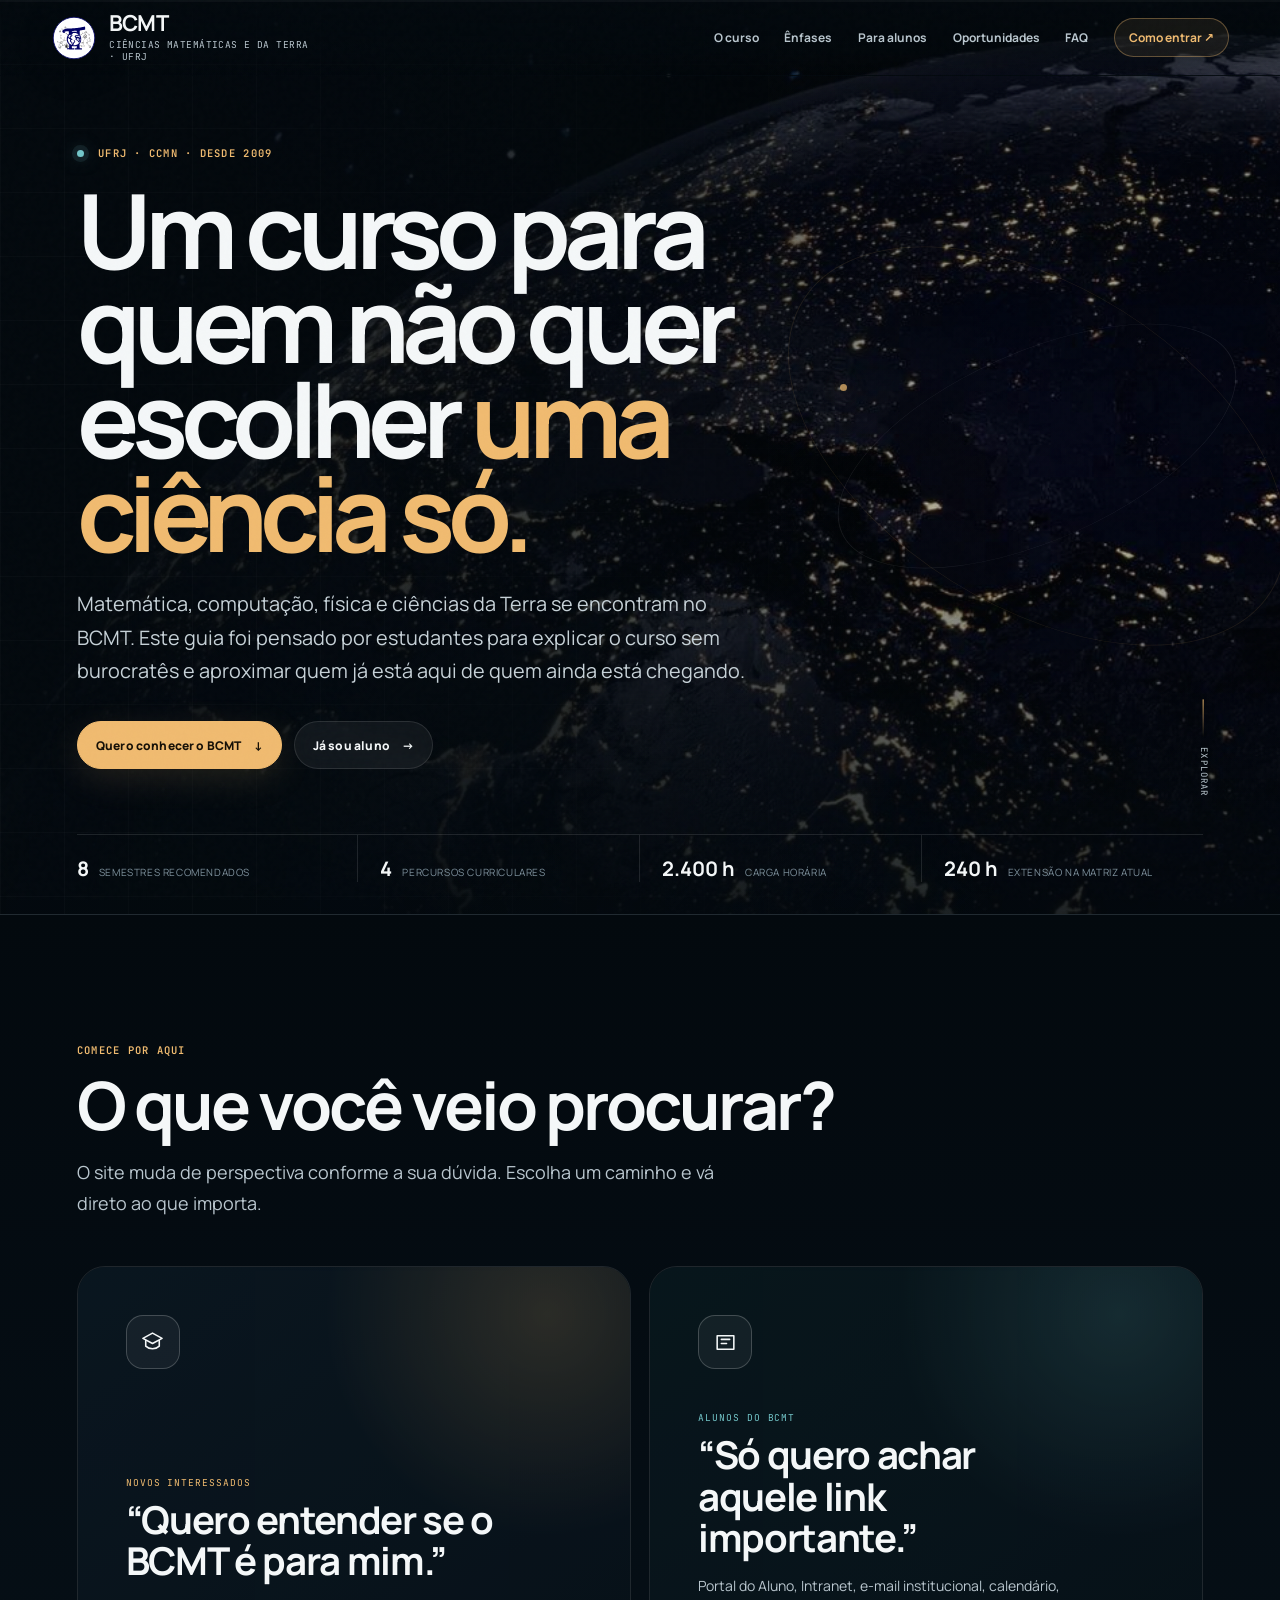
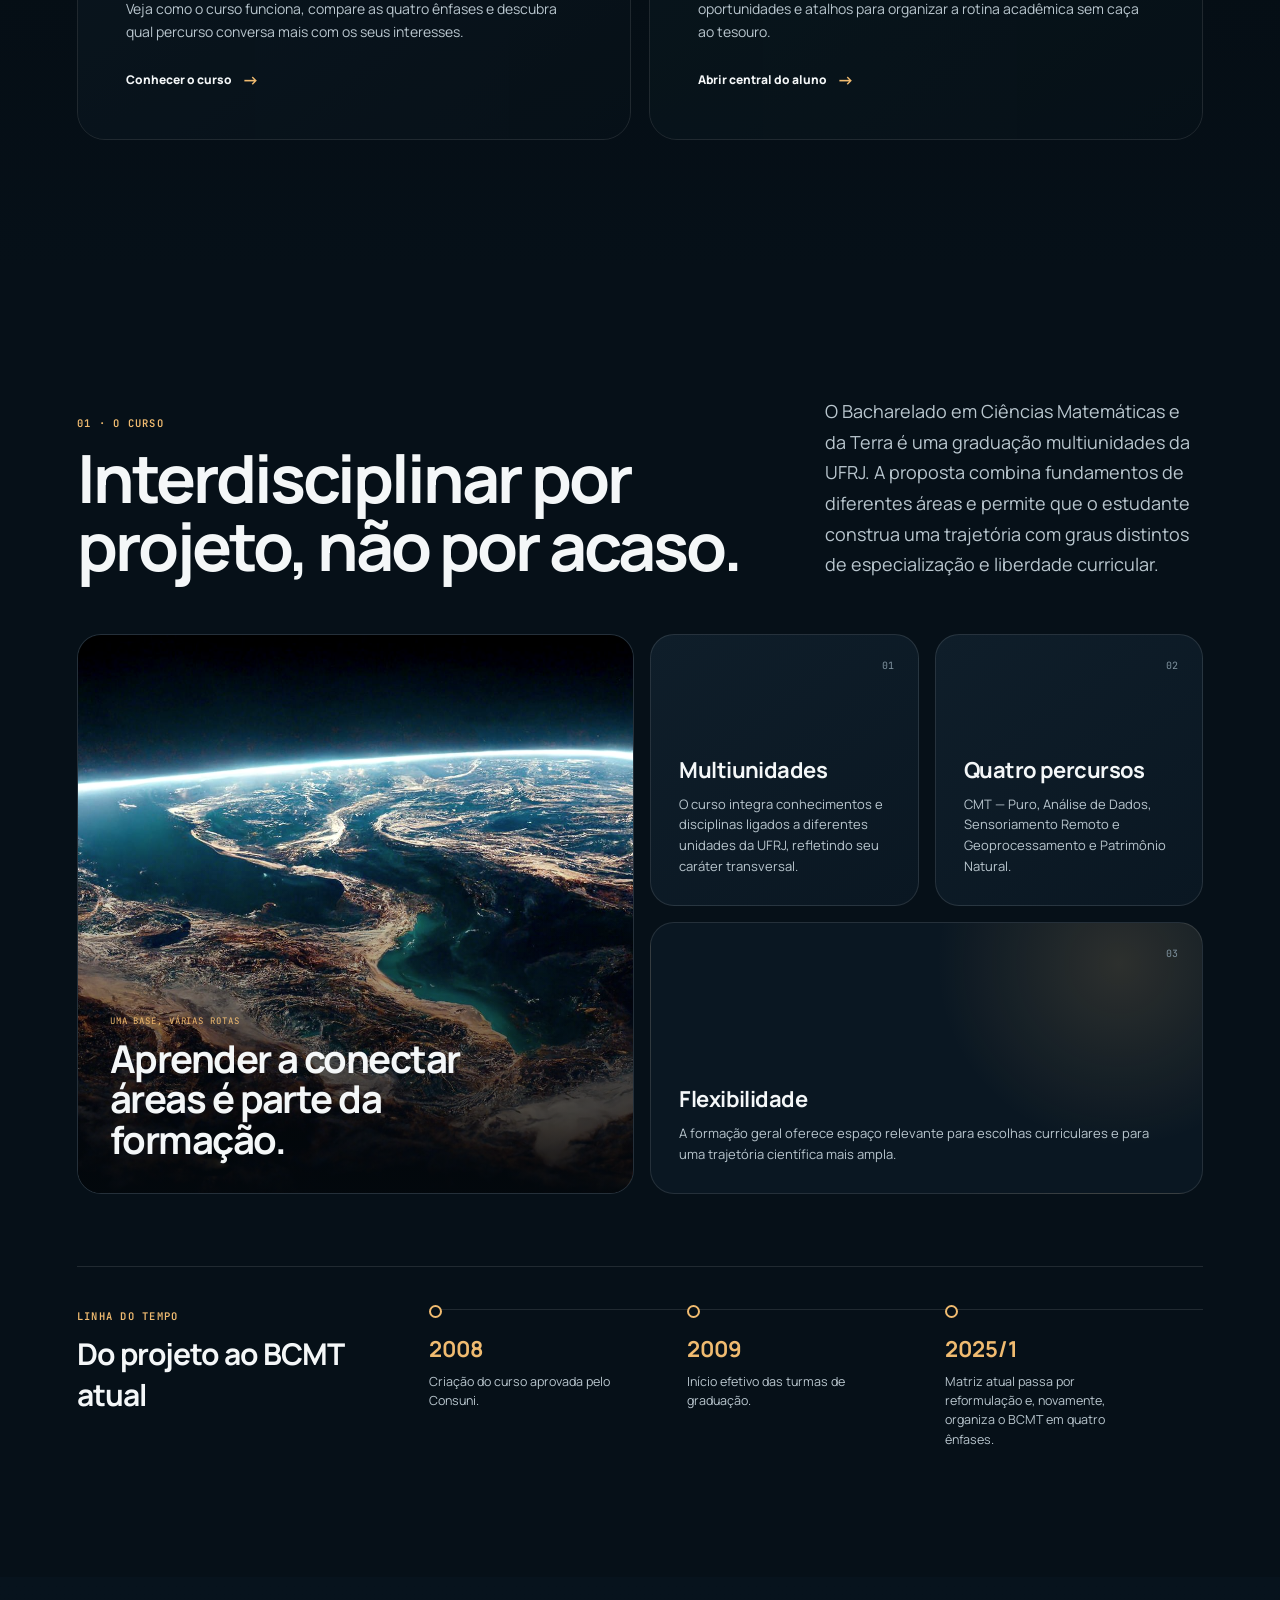
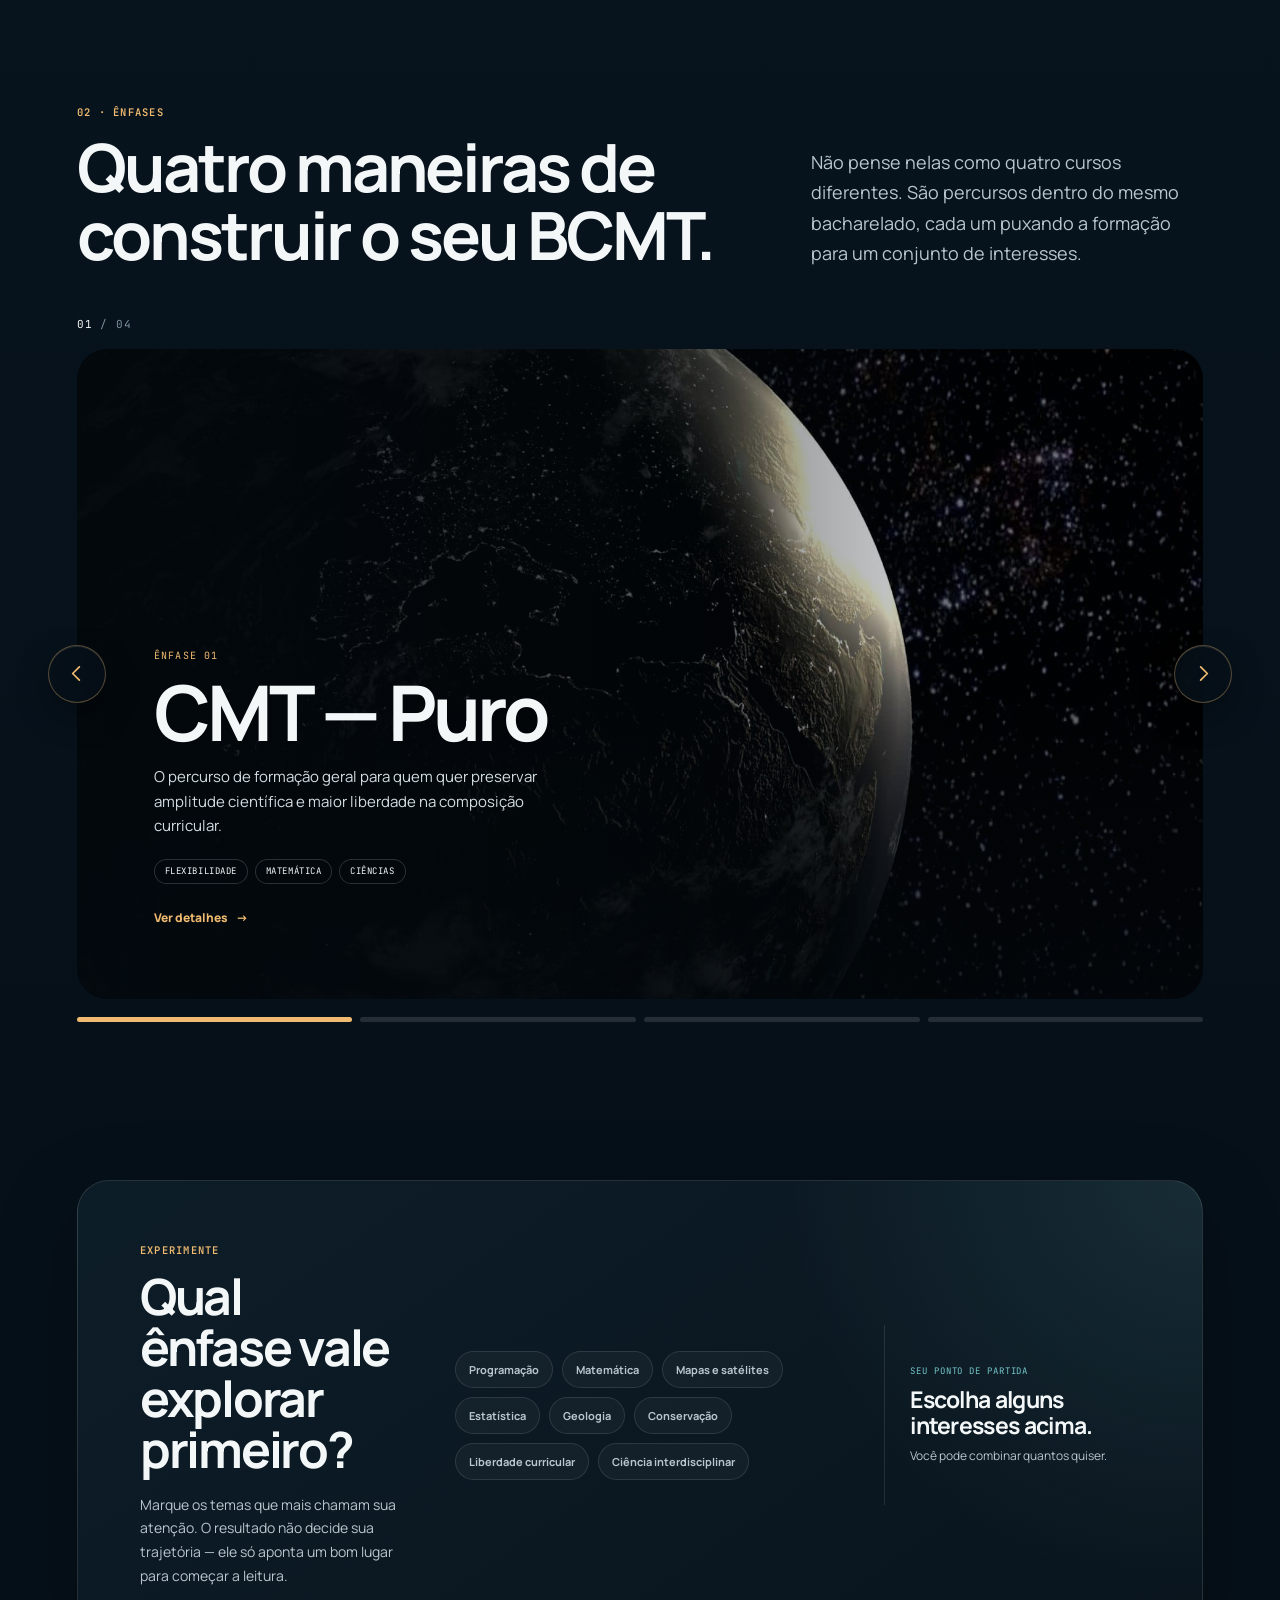
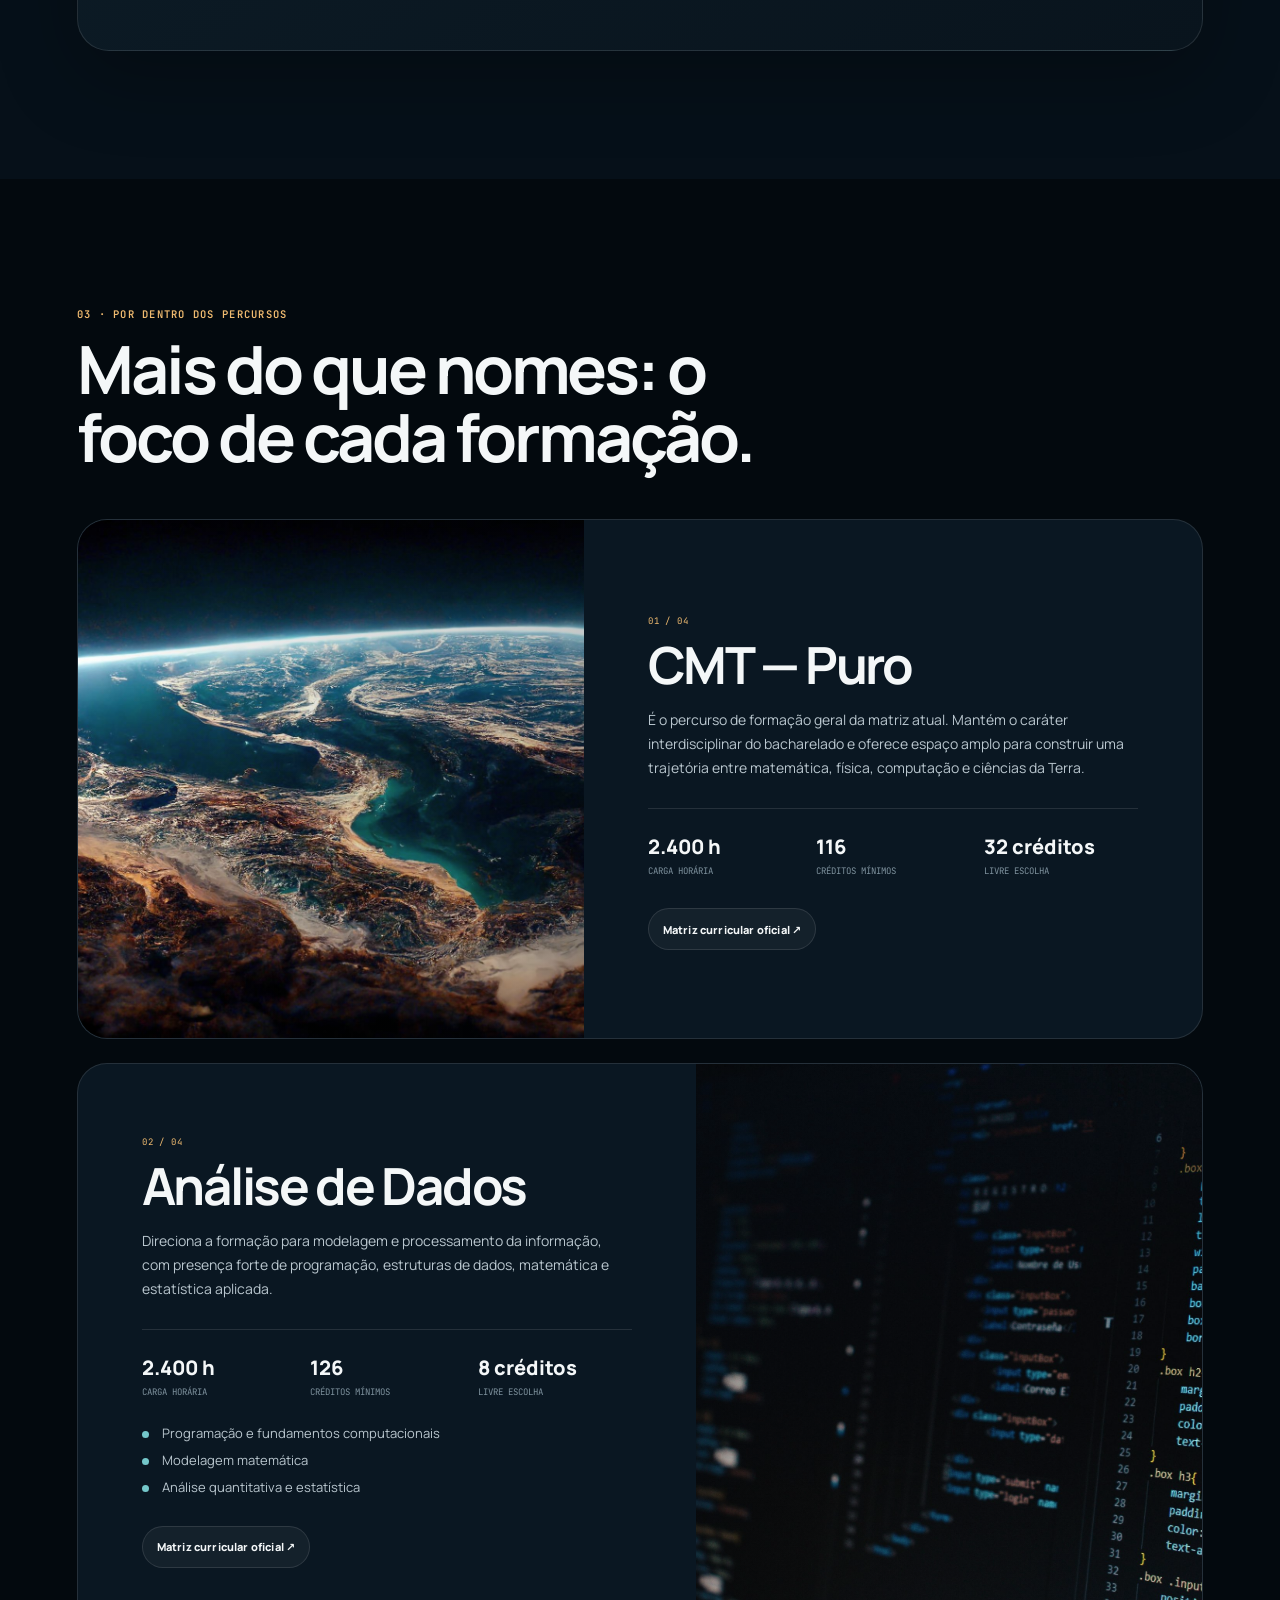
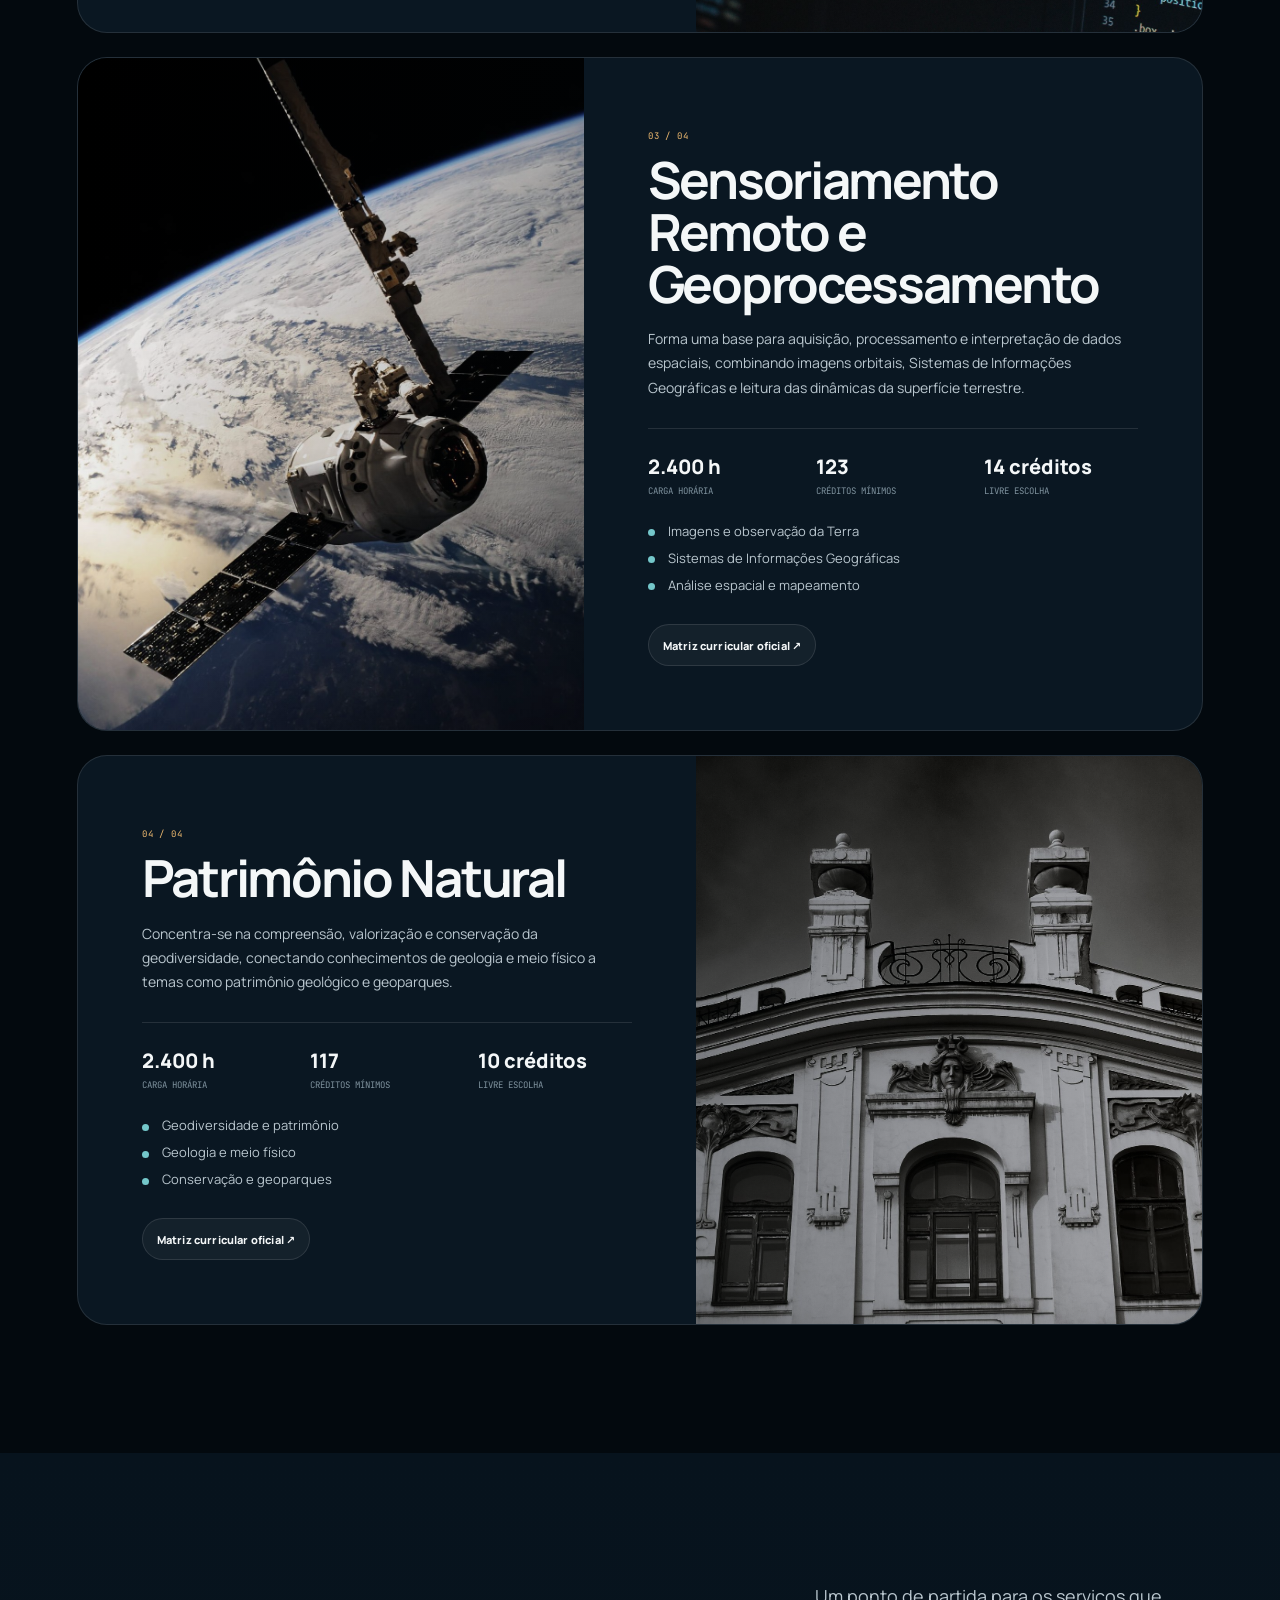
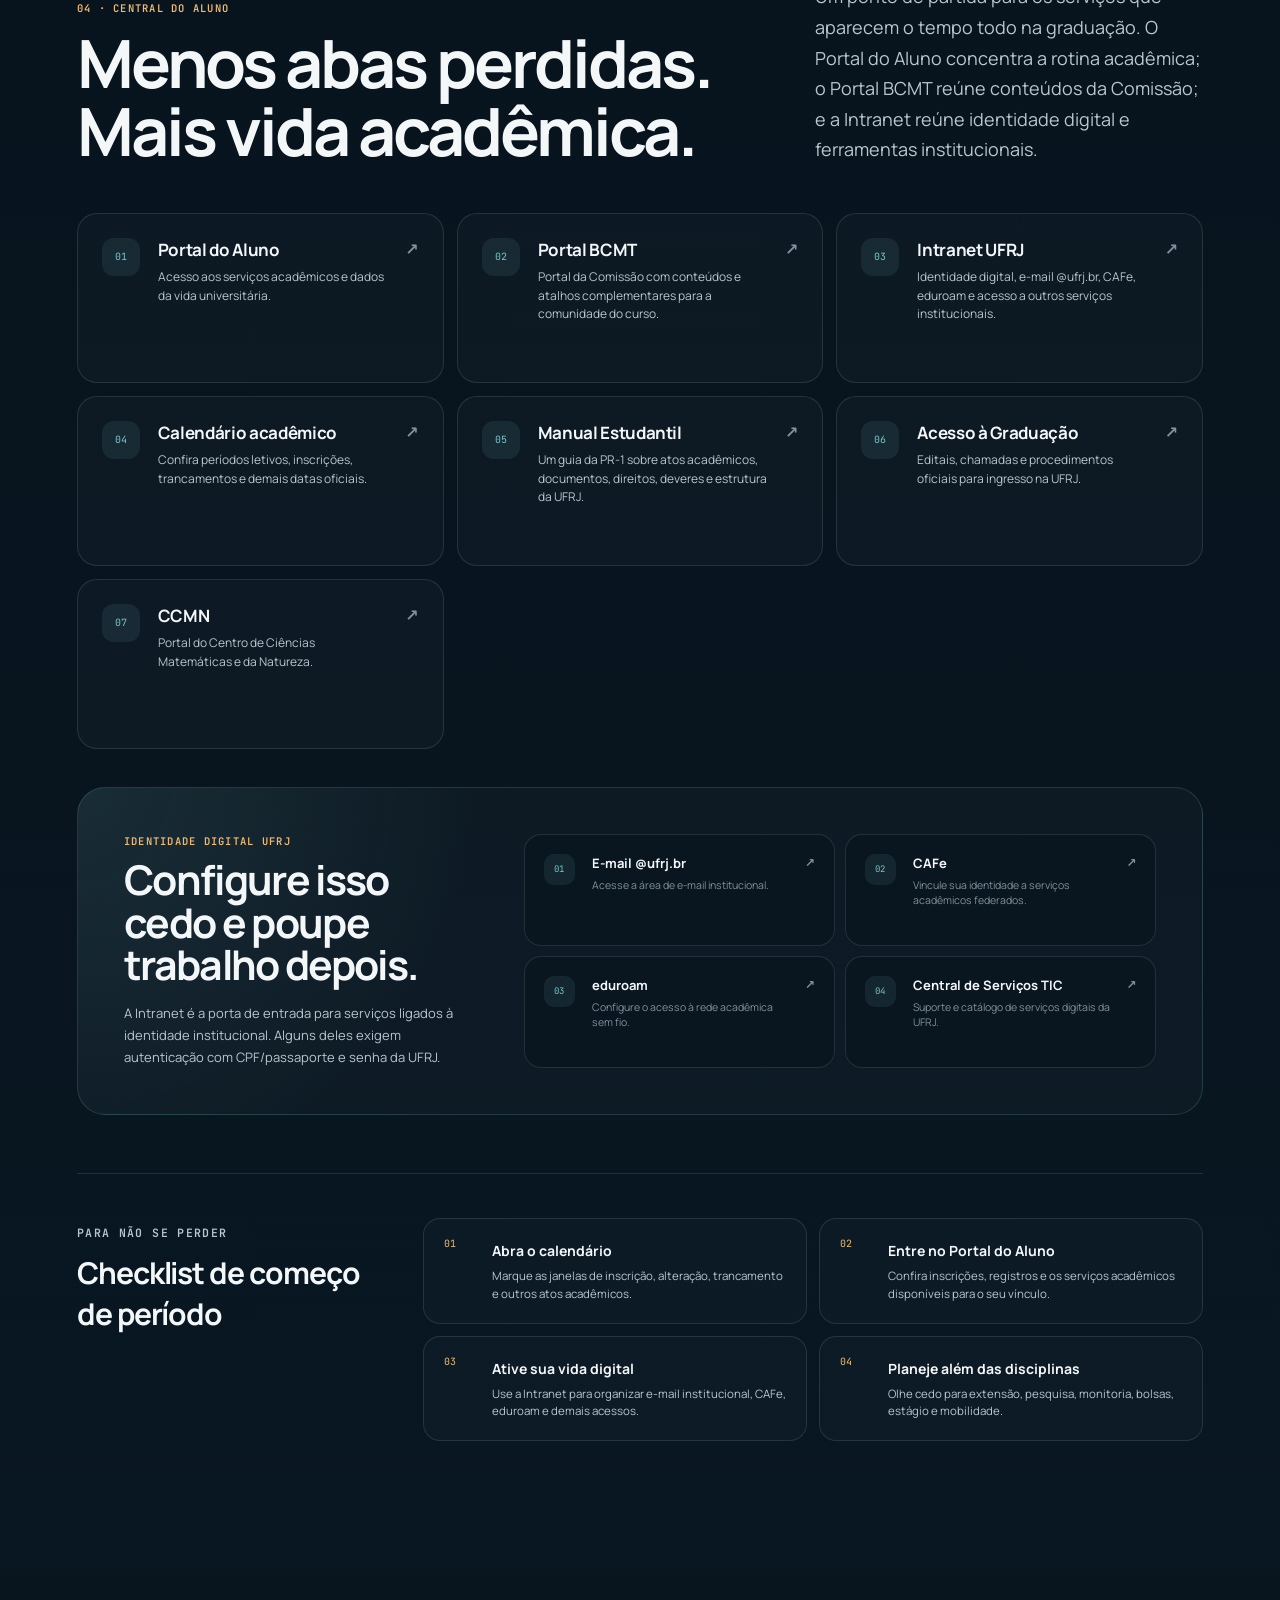
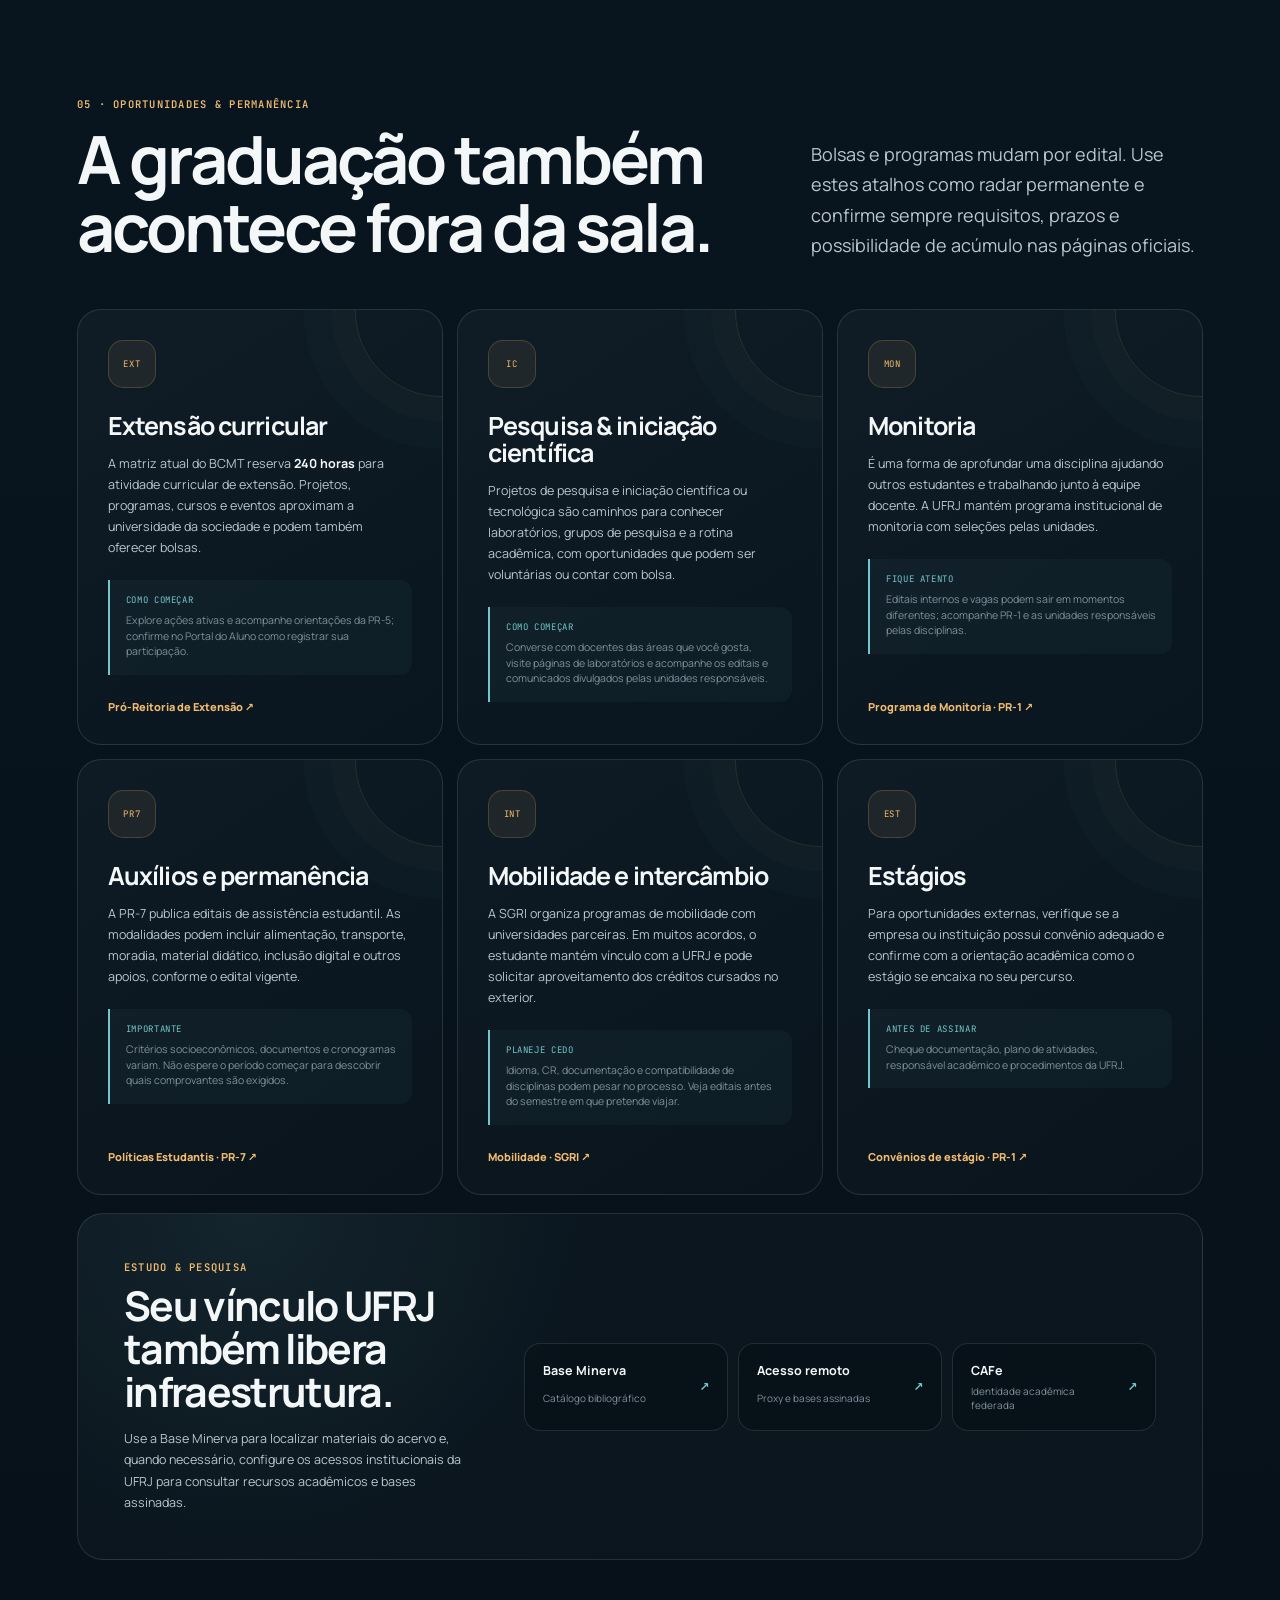
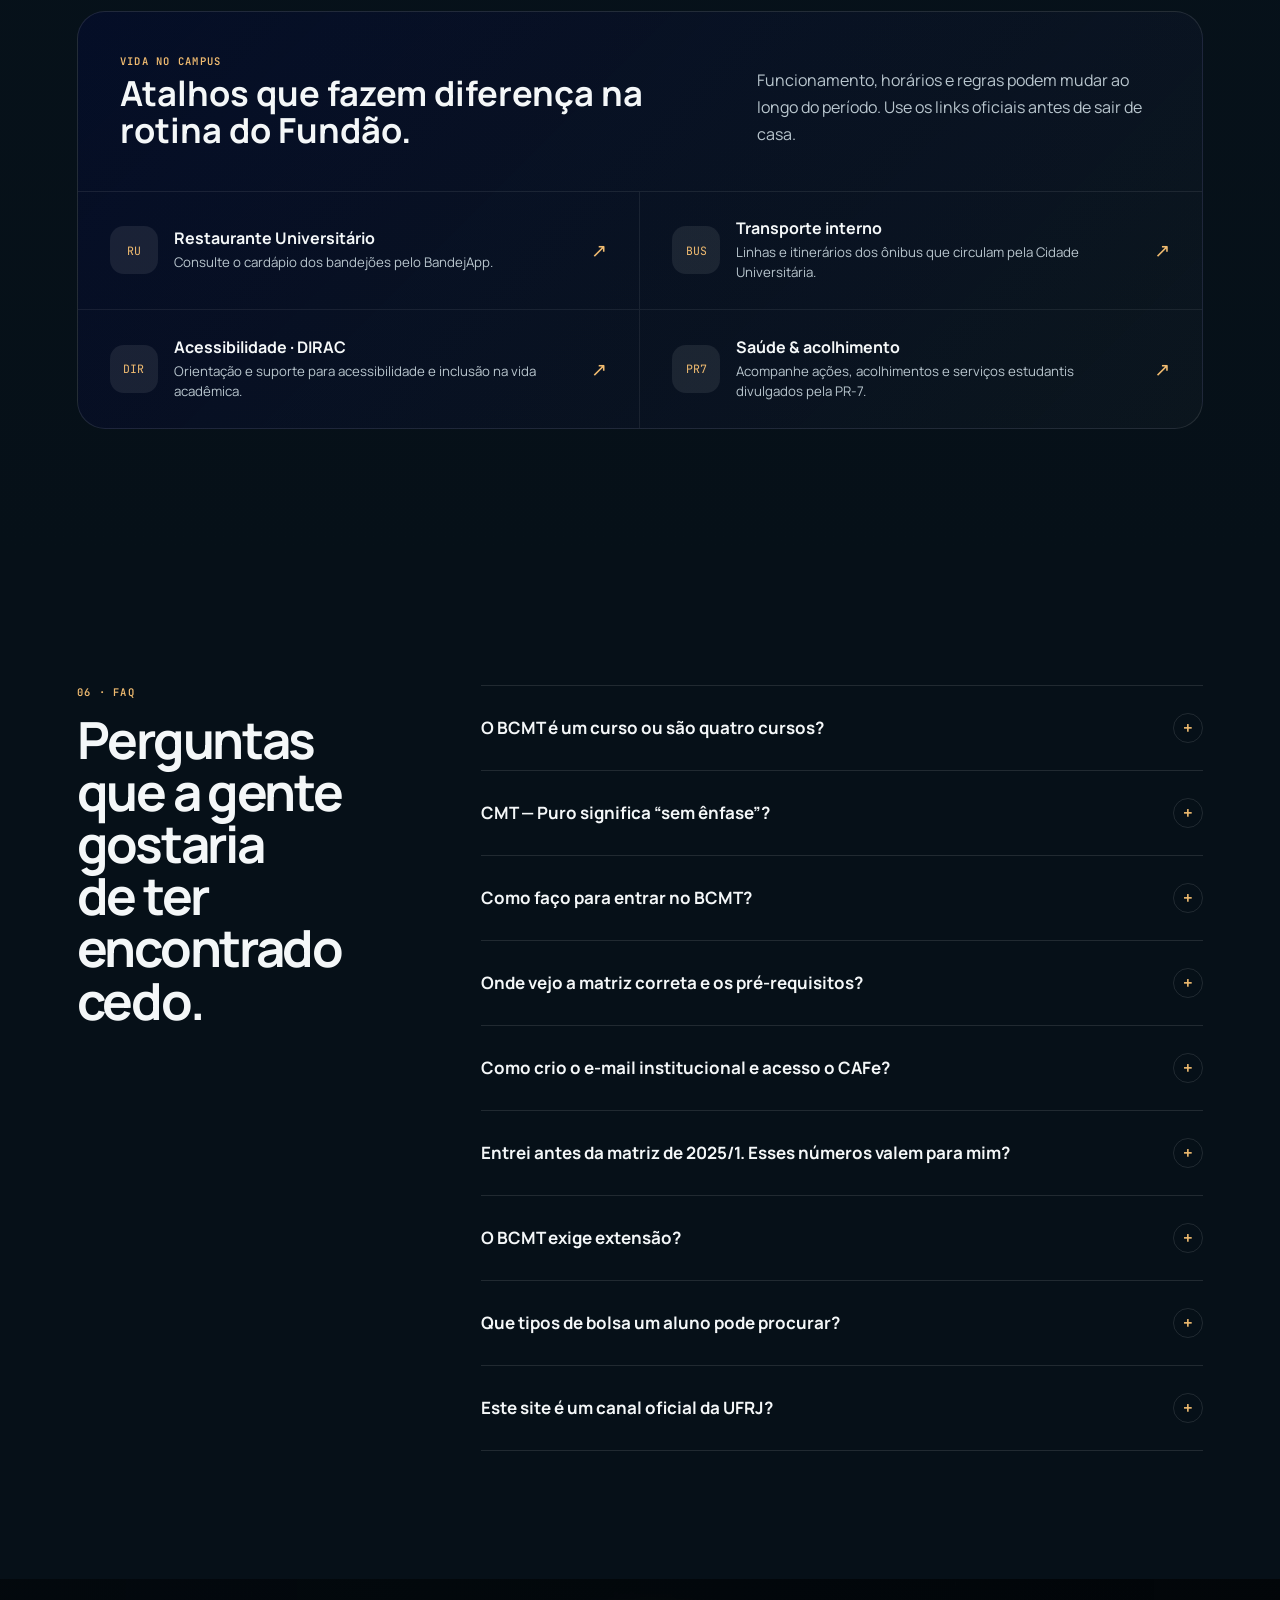
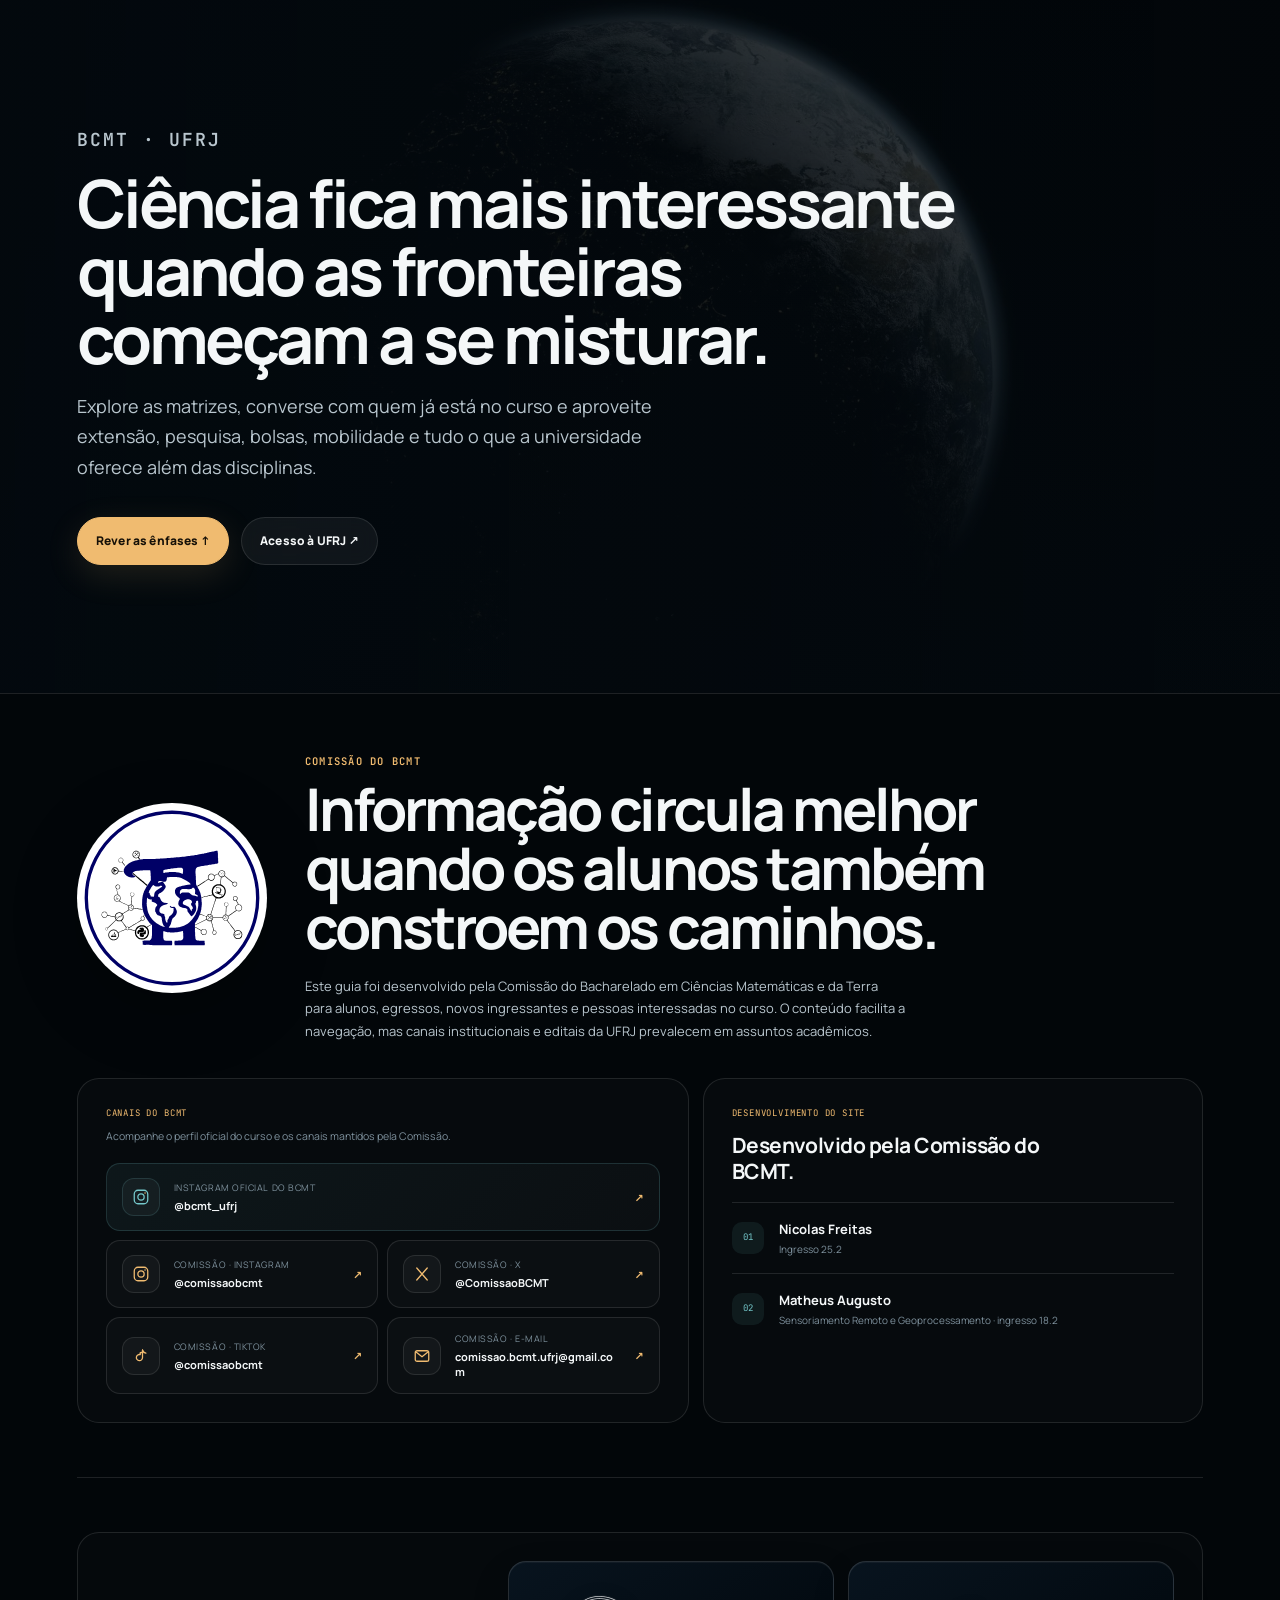
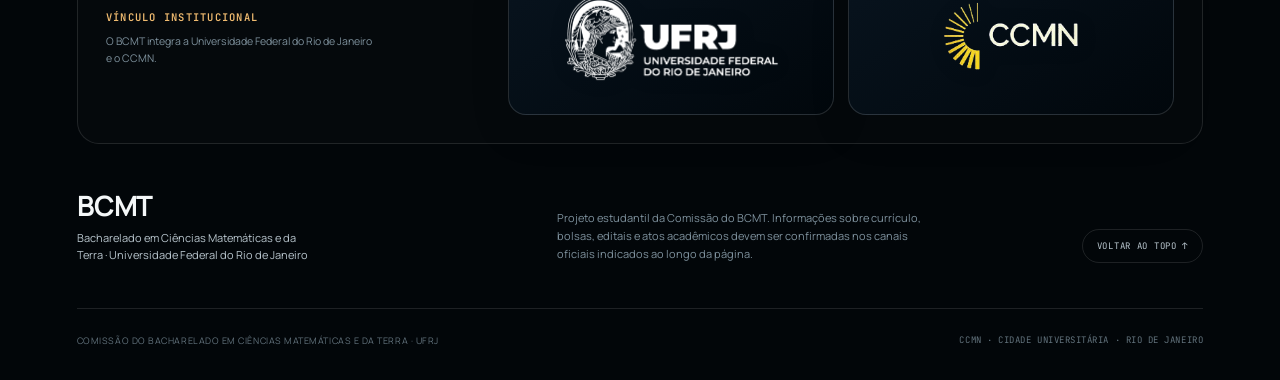
<file: Site Bacharelado em Ciências e Matemática da Terra - UFRJ/index.html>
<!DOCTYPE html>
<html lang="pt-BR">
<head>
  <meta charset="UTF-8">
  <meta name="viewport" content="width=device-width, initial-scale=1.0">
  <meta name="description" content="Guia estudantil do Bacharelado em Ciências Matemáticas e da Terra (BCMT) da UFRJ: curso, ênfases, matrizes, vida acadêmica, bolsas, extensão, pesquisa e serviços úteis.">
  <meta name="theme-color" content="#071019">
  <meta property="og:title" content="BCMT UFRJ | Guia de alunos para alunos">
  <meta property="og:description" content="Conheça o Bacharelado em Ciências Matemáticas e da Terra, explore as ênfases e encontre atalhos para a vida acadêmica.">
  <meta property="og:type" content="website">
  <title>BCMT UFRJ | Guia de alunos para alunos</title>
  <link rel="icon" href="favicon.svg" type="image/svg+xml">

  <link rel="preconnect" href="https://fonts.googleapis.com">
  <link rel="preconnect" href="https://fonts.gstatic.com" crossorigin>
  <link href="https://fonts.googleapis.com/css2?family=Manrope:wght@400;500;600;700;800&family=JetBrains+Mono:wght@400;500;600&display=swap" rel="stylesheet">
  <link rel="stylesheet" href="style.css">
</head>
<body>
  <a class="skip-link" href="#conteudo">Pular para o conteúdo</a>

  <div class="noise" aria-hidden="true"></div>
  <div class="progress" aria-hidden="true"><span id="progressBar"></span></div>

  <header class="site-header" id="siteHeader">
    <a class="brand" href="#topo" aria-label="BCMT UFRJ — início">
      <img class="brand-logo" src="assets/logo-bcmt.svg" alt="" width="48" height="48">
      <span class="brand-copy">
        <strong>BCMT</strong>
        <span>Ciências Matemáticas e da Terra · UFRJ</span>
      </span>
    </a>

    <button class="menu-toggle" id="menuToggle" type="button" aria-expanded="false" aria-controls="navLinks" aria-label="Abrir menu">
      <span></span><span></span><span></span>
    </button>

    <nav class="links" id="navLinks" aria-label="Navegação principal">
      <a href="#curso">O curso</a>
      <a href="#enfases">Ênfases</a>
      <a href="#alunos">Para alunos</a>
      <a href="#oportunidades">Oportunidades</a>
      <a href="#faq">FAQ</a>
      <a class="nav-cta" href="https://www.acessograduacao.ufrj.br/" target="_blank" rel="noopener noreferrer">Como entrar <span aria-hidden="true">↗</span></a>
    </nav>
  </header>

  <main id="conteudo">
    <section class="hero" id="topo" aria-labelledby="hero-title">
      <div class="hero-media" data-parallax="0.12" aria-hidden="true"></div>
      <div class="hero-overlay" aria-hidden="true"></div>
      <div class="orbit-art" aria-hidden="true">
        <span class="orbit orbit-one"></span>
        <span class="orbit orbit-two"></span>
        <span class="orbit-dot"></span>
      </div>

      <div class="hero-content reveal">
        <p class="eyebrow mono"><span class="status-dot"></span> UFRJ · CCMN · desde 2009</p>
        <h1 id="hero-title">Um curso para quem não quer escolher <em>uma ciência só.</em></h1>
        <p class="hero-lead">Matemática, computação, física e ciências da Terra se encontram no BCMT. Este guia foi pensado por estudantes para explicar o curso sem burocratês e aproximar quem já está aqui de quem ainda está chegando.</p>
        <div class="hero-actions">
          <a class="btn btn-primary" href="#comece-aqui">Quero conhecer o BCMT <span aria-hidden="true">↓</span></a>
          <a class="btn btn-ghost" href="#alunos">Já sou aluno <span aria-hidden="true">→</span></a>
        </div>
      </div>

      <div class="hero-facts" aria-label="Resumo do curso">
        <div><b>8</b><span>semestres recomendados</span></div>
        <div><b>4</b><span>percursos curriculares</span></div>
        <div><b>2.400 h</b><span>carga horária</span></div>
        <div><b>240 h</b><span>extensão na matriz atual</span></div>
      </div>

      <a class="scroll-indicator mono" href="#comece-aqui"><span></span> explorar</a>
    </section>

    <section class="audience section" id="comece-aqui" aria-labelledby="audience-title">
      <div class="section-heading reveal">
        <p class="eyebrow mono">COMECE POR AQUI</p>
        <h2 id="audience-title">O que você veio procurar?</h2>
        <p>O site muda de perspectiva conforme a sua dúvida. Escolha um caminho e vá direto ao que importa.</p>
      </div>

      <div class="audience-grid">
        <a class="audience-card prospect reveal" href="#curso">
          <div class="audience-icon" aria-hidden="true">
            <svg viewBox="0 0 24 24"><path d="M12 3 2.8 8 12 13l9.2-5L12 3Z"/><path d="M5.5 10v5.5C7.2 17.2 9.4 18 12 18s4.8-.8 6.5-2.5V10"/></svg>
          </div>
          <span class="card-kicker mono">NOVOS INTERESSADOS</span>
          <h3>“Quero entender se o BCMT é para mim.”</h3>
          <p>Veja como o curso funciona, compare as quatro ênfases e descubra qual percurso conversa mais com os seus interesses.</p>
          <span class="card-link">Conhecer o curso <b>→</b></span>
        </a>

        <a class="audience-card student reveal" href="#alunos">
          <div class="audience-icon" aria-hidden="true">
            <svg viewBox="0 0 24 24"><path d="M4 5.5h16v13H4z"/><path d="M8 9h8M8 13h5"/></svg>
          </div>
          <span class="card-kicker mono">ALUNOS DO BCMT</span>
          <h3>“Só quero achar aquele link importante.”</h3>
          <p>Portal do Aluno, Intranet, e-mail institucional, calendário, oportunidades e atalhos para organizar a rotina acadêmica sem caça ao tesouro.</p>
          <span class="card-link">Abrir central do aluno <b>→</b></span>
        </a>
      </div>
    </section>

    <section class="course section" id="curso" aria-labelledby="course-title">
      <div class="course-intro reveal">
        <div>
          <p class="eyebrow mono">01 · O CURSO</p>
          <h2 id="course-title">Interdisciplinar por projeto, não por acaso.</h2>
        </div>
        <p>O Bacharelado em Ciências Matemáticas e da Terra é uma graduação multiunidades da UFRJ. A proposta combina fundamentos de diferentes áreas e permite que o estudante construa uma trajetória com graus distintos de especialização e liberdade curricular.</p>
      </div>

      <div class="course-bento">
        <article class="bento-card bento-image reveal">
          <img src="assets/earth-terrain.jpg" alt="Vista aérea de relevo terrestre" loading="lazy">
          <div class="bento-image-copy">
            <span class="mono">UMA BASE, VÁRIAS ROTAS</span>
            <h3>Aprender a conectar áreas é parte da formação.</h3>
          </div>
        </article>

        <article class="bento-card bento-feature reveal">
          <span class="bento-number mono">01</span>
          <h3>Multiunidades</h3>
          <p>O curso integra conhecimentos e disciplinas ligados a diferentes unidades da UFRJ, refletindo seu caráter transversal.</p>
        </article>

        <article class="bento-card bento-feature reveal">
          <span class="bento-number mono">02</span>
          <h3>Quatro percursos</h3>
          <p>CMT — Puro, Análise de Dados, Sensoriamento Remoto e Geoprocessamento e Patrimônio Natural.</p>
        </article>

        <article class="bento-card bento-feature bento-highlight reveal">
          <span class="bento-number mono">03</span>
          <h3>Flexibilidade</h3>
          <p>A formação geral oferece espaço relevante para escolhas curriculares e para uma trajetória científica mais ampla.</p>
        </article>
      </div>

      <div class="timeline-wrap reveal" aria-labelledby="timeline-title">
        <div class="timeline-copy">
          <p class="eyebrow mono">LINHA DO TEMPO</p>
          <h3 id="timeline-title">Do projeto ao BCMT atual</h3>
        </div>
        <ol class="timeline">
          <li><b>2008</b><span>Criação do curso aprovada pelo Consuni.</span></li>
          <li><b>2009</b><span>Início efetivo das turmas de graduação.</span></li>
          <li><b>2025/1</b><span>Matriz atual passa por reformulação e, novamente, organiza o BCMT em quatro ênfases.</span></li>
        </ol>
      </div>
    </section>

    <section class="emphases section" id="enfases" aria-labelledby="emphases-title">
      <div class="section-heading split-heading reveal">
        <div>
          <p class="eyebrow mono">02 · ÊNFASES</p>
          <h2 id="emphases-title">Quatro maneiras de construir o seu BCMT.</h2>
        </div>
        <p>Não pense nelas como quatro cursos diferentes. São percursos dentro do mesmo bacharelado, cada um puxando a formação para um conjunto de interesses.</p>
      </div>

      <div class="emphasis-carousel" role="region" aria-roledescription="carrossel" aria-label="Ênfases do BCMT">
        <div class="carousel-topbar">
          <div class="carousel-count mono"><span id="carouselCurrent">01</span> / 04</div>
        </div>

        <div class="carousel-stage">
          <button class="carousel-btn prev" type="button" aria-label="Ênfase anterior" aria-controls="areasCarousel">
            <svg viewBox="0 0 24 24" aria-hidden="true"><path d="M15 5 8 12l7 7"/></svg>
          </button>

          <div class="carousel-viewport" id="carouselViewport">
          <div class="carousel-track" id="areasCarousel">
            <article class="emphasis-slide" data-label="CMT — Puro">
              <img src="assets/earth-sunrise.jpg" alt="Terra vista do espaço com iluminação no horizonte" loading="lazy">
              <div class="slide-scrim"></div>
              <div class="slide-content">
                <p class="slide-index mono">ÊNFASE 01</p>
                <h3>CMT — Puro</h3>
                <p>O percurso de formação geral para quem quer preservar amplitude científica e maior liberdade na composição curricular.</p>
                <div class="tag-row"><span>flexibilidade</span><span>matemática</span><span>ciências</span></div>
                <a href="#cmt-puro">Ver detalhes <span aria-hidden="true">→</span></a>
              </div>
            </article>

            <article class="emphasis-slide" data-label="Análise de Dados">
              <img src="assets/analis.jpg" alt="Visualização abstrata relacionada a dados e tecnologia" loading="lazy">
              <div class="slide-scrim"></div>
              <div class="slide-content">
                <p class="slide-index mono">ÊNFASE 02</p>
                <h3>Análise de Dados</h3>
                <p>Para quem se interessa por programação, modelagem matemática, estatística e transformação de dados em informação.</p>
                <div class="tag-row"><span>programação</span><span>modelagem</span><span>estatística</span></div>
                <a href="#analise-dados">Ver detalhes <span aria-hidden="true">→</span></a>
              </div>
            </article>

            <article class="emphasis-slide" data-label="Sensoriamento Remoto e Geoprocessamento">
              <img src="assets/senso.jpg" alt="Imagem relacionada a sensoriamento remoto da superfície terrestre" loading="lazy">
              <div class="slide-scrim"></div>
              <div class="slide-content">
                <p class="slide-index mono">ÊNFASE 03</p>
                <h3>Sensoriamento Remoto e Geoprocessamento</h3>
                <p>Dados espaciais, imagens orbitais, SIG e geoprocessamento para observar, medir e interpretar o território.</p>
                <div class="tag-row"><span>satélites</span><span>SIG</span><span>mapeamento</span></div>
                <a href="#sensoriamento">Ver detalhes <span aria-hidden="true">→</span></a>
              </div>
            </article>

            <article class="emphasis-slide" data-label="Patrimônio Natural">
              <img src="assets/patri.jpg" alt="Paisagem natural rochosa associada à geodiversidade" loading="lazy">
              <div class="slide-scrim"></div>
              <div class="slide-content">
                <p class="slide-index mono">ÊNFASE 04</p>
                <h3>Patrimônio Natural</h3>
                <p>Uma rota para quem quer compreender, valorizar e conservar a geodiversidade e a memória geológica.</p>
                <div class="tag-row"><span>geologia</span><span>conservação</span><span>geodiversidade</span></div>
                <a href="#patrimonio">Ver detalhes <span aria-hidden="true">→</span></a>
              </div>
            </article>
          </div>
          </div>

          <button class="carousel-btn next" type="button" aria-label="Próxima ênfase" aria-controls="areasCarousel">
            <svg viewBox="0 0 24 24" aria-hidden="true"><path d="m9 5 7 7-7 7"/></svg>
          </button>
        </div>

        <div class="carousel-dots" id="carouselDots" aria-label="Selecionar ênfase"></div>
        <p class="sr-only" id="carouselStatus" aria-live="polite"></p>
      </div>
    </section>

    <section class="pathfinder section" id="afinidade" aria-labelledby="pathfinder-title">
      <div class="pathfinder-card reveal">
        <div class="pathfinder-copy">
          <p class="eyebrow mono">EXPERIMENTE</p>
          <h2 id="pathfinder-title">Qual ênfase vale explorar primeiro?</h2>
          <p>Marque os temas que mais chamam sua atenção. O resultado não decide sua trajetória — ele só aponta um bom lugar para começar a leitura.</p>
        </div>

        <div class="interest-picker" id="interestPicker" aria-label="Seletor de interesses">
          <button type="button" data-scores="1,3,0,0">Programação</button>
          <button type="button" data-scores="3,2,0,0">Matemática</button>
          <button type="button" data-scores="0,0,4,0">Mapas e satélites</button>
          <button type="button" data-scores="1,2,1,0">Estatística</button>
          <button type="button" data-scores="1,0,1,4">Geologia</button>
          <button type="button" data-scores="0,0,1,4">Conservação</button>
          <button type="button" data-scores="4,0,0,0">Liberdade curricular</button>
          <button type="button" data-scores="2,1,2,2">Ciência interdisciplinar</button>
        </div>

        <div class="pathfinder-result" id="pathfinderResult" aria-live="polite">
          <span class="mono">SEU PONTO DE PARTIDA</span>
          <h3>Escolha alguns interesses acima.</h3>
          <p>Você pode combinar quantos quiser.</p>
        </div>
      </div>
    </section>

    <section class="details section" id="detalhes" aria-labelledby="details-title">
      <div class="section-heading reveal">
        <p class="eyebrow mono">03 · POR DENTRO DOS PERCURSOS</p>
        <h2 id="details-title">Mais do que nomes: o foco de cada formação.</h2>
      </div>

      <div class="detail-list">
        <article class="detail-card reveal" id="cmt-puro">
          <div class="detail-media"><img src="assets/earth-terrain.jpg" alt="Relevo terrestre visto do alto" loading="lazy"></div>
          <div class="detail-content">
            <div class="detail-heading"><span class="mono">01 / 04</span><h3>CMT — Puro</h3></div>
            <p>É o percurso de formação geral da matriz atual. Mantém o caráter interdisciplinar do bacharelado e oferece espaço amplo para construir uma trajetória entre matemática, física, computação e ciências da Terra.</p>
            <dl class="mini-stats"><div><dt>Carga horária</dt><dd>2.400 h</dd></div><div><dt>Créditos mínimos</dt><dd>116</dd></div><div><dt>Livre escolha</dt><dd>32 créditos</dd></div></dl>
            <div class="detail-actions"><a class="btn btn-small" href="https://siga.ufrj.br/sira/repositorio-curriculo/distribuicoes/90AED42F-0A2A-1E16-7AFB-56A8BD067DE2.html" target="_blank" rel="noopener noreferrer">Matriz curricular oficial ↗</a></div>
          </div>
        </article>

        <article class="detail-card reverse reveal" id="analise-dados">
          <div class="detail-media"><img src="assets/analis.jpg" alt="Representação visual de análise de dados" loading="lazy"></div>
          <div class="detail-content">
            <div class="detail-heading"><span class="mono">02 / 04</span><h3>Análise de Dados</h3></div>
            <p>Direciona a formação para modelagem e processamento da informação, com presença forte de programação, estruturas de dados, matemática e estatística aplicada.</p>
            <dl class="mini-stats"><div><dt>Carga horária</dt><dd>2.400 h</dd></div><div><dt>Créditos mínimos</dt><dd>126</dd></div><div><dt>Livre escolha</dt><dd>8 créditos</dd></div></dl>
            <ul class="focus-list"><li>Programação e fundamentos computacionais</li><li>Modelagem matemática</li><li>Análise quantitativa e estatística</li></ul>
            <div class="detail-actions"><a class="btn btn-small" href="https://siga.ufrj.br/sira/repositorio-curriculo/distribuicoes/90EBDFDE-0A2A-1E16-7AFB-56A8C06071F3.html" target="_blank" rel="noopener noreferrer">Matriz curricular oficial ↗</a></div>
          </div>
        </article>

        <article class="detail-card reveal" id="sensoriamento">
          <div class="detail-media"><img src="assets/senso.jpg" alt="Imagem orbital da superfície terrestre" loading="lazy"></div>
          <div class="detail-content">
            <div class="detail-heading"><span class="mono">03 / 04</span><h3>Sensoriamento Remoto e Geoprocessamento</h3></div>
            <p>Forma uma base para aquisição, processamento e interpretação de dados espaciais, combinando imagens orbitais, Sistemas de Informações Geográficas e leitura das dinâmicas da superfície terrestre.</p>
            <dl class="mini-stats"><div><dt>Carga horária</dt><dd>2.400 h</dd></div><div><dt>Créditos mínimos</dt><dd>123</dd></div><div><dt>Livre escolha</dt><dd>14 créditos</dd></div></dl>
            <ul class="focus-list"><li>Imagens e observação da Terra</li><li>Sistemas de Informações Geográficas</li><li>Análise espacial e mapeamento</li></ul>
            <div class="detail-actions"><a class="btn btn-small" href="https://www.siga.ufrj.br/sira/repositorio-curriculo/distribuicoes/90B3861A-0A2A-1E16-7AFB-56A85CD31EEF.html" target="_blank" rel="noopener noreferrer">Matriz curricular oficial ↗</a></div>
          </div>
        </article>

        <article class="detail-card reverse reveal" id="patrimonio">
          <div class="detail-media"><img src="assets/patri.jpg" alt="Formação rochosa em paisagem natural" loading="lazy"></div>
          <div class="detail-content">
            <div class="detail-heading"><span class="mono">04 / 04</span><h3>Patrimônio Natural</h3></div>
            <p>Concentra-se na compreensão, valorização e conservação da geodiversidade, conectando conhecimentos de geologia e meio físico a temas como patrimônio geológico e geoparques.</p>
            <dl class="mini-stats"><div><dt>Carga horária</dt><dd>2.400 h</dd></div><div><dt>Créditos mínimos</dt><dd>117</dd></div><div><dt>Livre escolha</dt><dd>10 créditos</dd></div></dl>
            <ul class="focus-list"><li>Geodiversidade e patrimônio</li><li>Geologia e meio físico</li><li>Conservação e geoparques</li></ul>
            <div class="detail-actions"><a class="btn btn-small" href="https://www.siga.ufrj.br/sira/repositorio-curriculo/distribuicoes/9104B7B9-0A2A-1E16-7AFB-56A845D51877.html" target="_blank" rel="noopener noreferrer">Matriz curricular oficial ↗</a></div>
          </div>
        </article>
      </div>
    </section>

    <section class="student-hub section" id="alunos" aria-labelledby="student-title">
      <div class="student-hub-head reveal">
        <div>
          <p class="eyebrow mono">04 · CENTRAL DO ALUNO</p>
          <h2 id="student-title">Menos abas perdidas. Mais vida acadêmica.</h2>
        </div>
        <p>Um ponto de partida para os serviços que aparecem o tempo todo na graduação. O Portal do Aluno concentra a rotina acadêmica; o Portal BCMT reúne conteúdos da Comissão; e a Intranet reúne identidade digital e ferramentas institucionais.</p>
      </div>

      <div class="resource-grid">
        <a class="resource-card reveal" href="https://portalaluno.ufrj.br/" target="_blank" rel="noopener noreferrer">
          <span class="resource-icon" aria-hidden="true">01</span>
          <div><h3>Portal do Aluno</h3><p>Acesso aos serviços acadêmicos e dados da vida universitária.</p></div>
          <b aria-hidden="true">↗</b>
        </a>
        <a class="resource-card reveal" href="https://t4w.my.canva.site/portal-bcmt" target="_blank" rel="noopener noreferrer">
          <span class="resource-icon" aria-hidden="true">02</span>
          <div><h3>Portal BCMT</h3><p>Portal da Comissão com conteúdos e atalhos complementares para a comunidade do curso.</p></div>
          <b aria-hidden="true">↗</b>
        </a>
        <a class="resource-card reveal" href="https://intranet.ufrj.br/" target="_blank" rel="noopener noreferrer">
          <span class="resource-icon" aria-hidden="true">03</span>
          <div><h3>Intranet UFRJ</h3><p>Identidade digital, e-mail @ufrj.br, CAFe, eduroam e acesso a outros serviços institucionais.</p></div>
          <b aria-hidden="true">↗</b>
        </a>
        <a class="resource-card reveal" href="https://xn--graduao-2wa9a.ufrj.br/index.php/477-calendrio-acadmico" target="_blank" rel="noopener noreferrer">
          <span class="resource-icon" aria-hidden="true">04</span>
          <div><h3>Calendário acadêmico</h3><p>Confira períodos letivos, inscrições, trancamentos e demais datas oficiais.</p></div>
          <b aria-hidden="true">↗</b>
        </a>
        <a class="resource-card reveal" href="https://xn--graduao-2wa9a.ufrj.br/images/_PR-1/Divulgacao/2023/manual-estudantil-final-21nov2023.pdf" target="_blank" rel="noopener noreferrer">
          <span class="resource-icon" aria-hidden="true">05</span>
          <div><h3>Manual Estudantil</h3><p>Um guia da PR-1 sobre atos acadêmicos, documentos, direitos, deveres e estrutura da UFRJ.</p></div>
          <b aria-hidden="true">↗</b>
        </a>
        <a class="resource-card reveal" href="https://www.acessograduacao.ufrj.br/" target="_blank" rel="noopener noreferrer">
          <span class="resource-icon" aria-hidden="true">06</span>
          <div><h3>Acesso à Graduação</h3><p>Editais, chamadas e procedimentos oficiais para ingresso na UFRJ.</p></div>
          <b aria-hidden="true">↗</b>
        </a>
        <a class="resource-card reveal" href="https://www.ccmn.ufrj.br/" target="_blank" rel="noopener noreferrer">
          <span class="resource-icon" aria-hidden="true">07</span>
          <div><h3>CCMN</h3><p>Portal do Centro de Ciências Matemáticas e da Natureza.</p></div>
          <b aria-hidden="true">↗</b>
        </a>
      </div>

      <div class="intranet-panel reveal" aria-labelledby="intranet-title">
        <div class="intranet-panel-copy">
          <p class="eyebrow mono">IDENTIDADE DIGITAL UFRJ</p>
          <h3 id="intranet-title">Configure isso cedo e poupe trabalho depois.</h3>
          <p>A Intranet é a porta de entrada para serviços ligados à identidade institucional. Alguns deles exigem autenticação com CPF/passaporte e senha da UFRJ.</p>
        </div>
        <div class="intranet-tools">
          <a href="https://intranet.ufrj.br/redirecionamento-email-ufrj" target="_blank" rel="noopener noreferrer"><span class="mono">01</span><div><b>E-mail @ufrj.br</b><small>Acesse a área de e-mail institucional.</small></div><strong>↗</strong></a>
          <a href="https://intranet.ufrj.br/cafe-2" target="_blank" rel="noopener noreferrer"><span class="mono">02</span><div><b>CAFe</b><small>Vincule sua identidade a serviços acadêmicos federados.</small></div><strong>↗</strong></a>
          <a href="https://intranet.ufrj.br/eduroam-2" target="_blank" rel="noopener noreferrer"><span class="mono">03</span><div><b>eduroam</b><small>Configure o acesso à rede acadêmica sem fio.</small></div><strong>↗</strong></a>
          <a href="https://servicos.tic.ufrj.br/" target="_blank" rel="noopener noreferrer"><span class="mono">04</span><div><b>Central de Serviços TIC</b><small>Suporte e catálogo de serviços digitais da UFRJ.</small></div><strong>↗</strong></a>
        </div>
      </div>

      <div class="student-checklist reveal">
        <div class="checklist-title">
          <p class="eyebrow mono">PARA NÃO SE PERDER</p>
          <h3>Checklist de começo de período</h3>
        </div>
        <ol>
          <li><span>01</span><div><b>Abra o calendário</b><p>Marque as janelas de inscrição, alteração, trancamento e outros atos acadêmicos.</p></div></li>
          <li><span>02</span><div><b>Entre no Portal do Aluno</b><p>Confira inscrições, registros e os serviços acadêmicos disponíveis para o seu vínculo.</p></div></li>
          <li><span>03</span><div><b>Ative sua vida digital</b><p>Use a Intranet para organizar e-mail institucional, CAFe, eduroam e demais acessos.</p></div></li>
          <li><span>04</span><div><b>Planeje além das disciplinas</b><p>Olhe cedo para extensão, pesquisa, monitoria, bolsas, estágio e mobilidade.</p></div></li>
        </ol>
      </div>
    </section>

    <section class="opportunities section" id="oportunidades" aria-labelledby="opportunities-title">
      <div class="section-heading split-heading reveal">
        <div>
          <p class="eyebrow mono">05 · OPORTUNIDADES & PERMANÊNCIA</p>
          <h2 id="opportunities-title">A graduação também acontece fora da sala.</h2>
        </div>
        <p>Bolsas e programas mudam por edital. Use estes atalhos como radar permanente e confirme sempre requisitos, prazos e possibilidade de acúmulo nas páginas oficiais.</p>
      </div>

      <div class="opportunity-grid">
        <article class="opportunity-card reveal">
          <span class="opportunity-mark mono">EXT</span>
          <h3>Extensão curricular</h3>
          <p>A matriz atual do BCMT reserva <strong>240 horas</strong> para atividade curricular de extensão. Projetos, programas, cursos e eventos aproximam a universidade da sociedade e podem também oferecer bolsas.</p>
          <div class="opportunity-tip"><b>Como começar</b><span>Explore ações ativas e acompanhe orientações da PR-5; confirme no Portal do Aluno como registrar sua participação.</span></div>
          <a href="https://xn--extenso-2wa.ufrj.br/index.php/faca-extensao" target="_blank" rel="noopener noreferrer">Pró-Reitoria de Extensão ↗</a>
        </article>

        <article class="opportunity-card reveal">
          <span class="opportunity-mark mono">IC</span>
          <h3>Pesquisa & iniciação científica</h3>
          <p>Projetos de pesquisa e iniciação científica ou tecnológica são caminhos para conhecer laboratórios, grupos de pesquisa e a rotina acadêmica, com oportunidades que podem ser voluntárias ou contar com bolsa.</p>
          <div class="opportunity-tip"><b>Como começar</b><span>Converse com docentes das áreas que você gosta, visite páginas de laboratórios e acompanhe os editais e comunicados divulgados pelas unidades responsáveis.</span></div>
        </article>

        <article class="opportunity-card reveal">
          <span class="opportunity-mark mono">MON</span>
          <h3>Monitoria</h3>
          <p>É uma forma de aprofundar uma disciplina ajudando outros estudantes e trabalhando junto à equipe docente. A UFRJ mantém programa institucional de monitoria com seleções pelas unidades.</p>
          <div class="opportunity-tip"><b>Fique atento</b><span>Editais internos e vagas podem sair em momentos diferentes; acompanhe PR-1 e as unidades responsáveis pelas disciplinas.</span></div>
          <a href="https://xn--graduao-2wa9a.ufrj.br/index.php/editais-publicados/bolsa-de-monitoria-editais-194" target="_blank" rel="noopener noreferrer">Programa de Monitoria · PR-1 ↗</a>
        </article>

        <article class="opportunity-card reveal">
          <span class="opportunity-mark mono">PR7</span>
          <h3>Auxílios e permanência</h3>
          <p>A PR-7 publica editais de assistência estudantil. As modalidades podem incluir alimentação, transporte, moradia, material didático, inclusão digital e outros apoios, conforme o edital vigente.</p>
          <div class="opportunity-tip"><b>Importante</b><span>Critérios socioeconômicos, documentos e cronogramas variam. Não espere o período começar para descobrir quais comprovantes são exigidos.</span></div>
          <a href="https://pr7.ufrj.br/" target="_blank" rel="noopener noreferrer">Políticas Estudantis · PR-7 ↗</a>
        </article>

        <article class="opportunity-card reveal">
          <span class="opportunity-mark mono">INT</span>
          <h3>Mobilidade e intercâmbio</h3>
          <p>A SGRI organiza programas de mobilidade com universidades parceiras. Em muitos acordos, o estudante mantém vínculo com a UFRJ e pode solicitar aproveitamento dos créditos cursados no exterior.</p>
          <div class="opportunity-tip"><b>Planeje cedo</b><span>Idioma, CR, documentação e compatibilidade de disciplinas podem pesar no processo. Veja editais antes do semestre em que pretende viajar.</span></div>
          <a href="https://internacional.ufrj.br/mob-reg/" target="_blank" rel="noopener noreferrer">Mobilidade · SGRI ↗</a>
        </article>

        <article class="opportunity-card reveal">
          <span class="opportunity-mark mono">EST</span>
          <h3>Estágios</h3>
          <p>Para oportunidades externas, verifique se a empresa ou instituição possui convênio adequado e confirme com a orientação acadêmica como o estágio se encaixa no seu percurso.</p>
          <div class="opportunity-tip"><b>Antes de assinar</b><span>Cheque documentação, plano de atividades, responsável acadêmico e procedimentos da UFRJ.</span></div>
          <a href="https://xn--graduao-2wa9a.ufrj.br/index.php/estgios-mainmenu-256" target="_blank" rel="noopener noreferrer">Convênios de estágio · PR-1 ↗</a>
        </article>
      </div>

      <div class="study-resources reveal">
        <div>
          <p class="eyebrow mono">ESTUDO & PESQUISA</p>
          <h3>Seu vínculo UFRJ também libera infraestrutura.</h3>
          <p>Use a Base Minerva para localizar materiais do acervo e, quando necessário, configure os acessos institucionais da UFRJ para consultar recursos acadêmicos e bases assinadas.</p>
        </div>
        <div class="study-links">
          <a href="https://minerva.ufrj.br/" target="_blank" rel="noopener noreferrer"><b>Base Minerva</b><span>Catálogo bibliográfico</span><strong>↗</strong></a>
          <a href="https://proxy.ufrj.br/" target="_blank" rel="noopener noreferrer"><b>Acesso remoto</b><span>Proxy e bases assinadas</span><strong>↗</strong></a>
          <a href="https://intranet.ufrj.br/cafe-2" target="_blank" rel="noopener noreferrer"><b>CAFe</b><span>Identidade acadêmica federada</span><strong>↗</strong></a>
        </div>
      </div>

      <div class="campus-essentials reveal" aria-labelledby="campus-essentials-title">
        <div class="campus-essentials-head">
          <div>
            <p class="eyebrow mono">VIDA NO CAMPUS</p>
            <h3 id="campus-essentials-title">Atalhos que fazem diferença na rotina do Fundão.</h3>
          </div>
          <p>Funcionamento, horários e regras podem mudar ao longo do período. Use os links oficiais antes de sair de casa.</p>
        </div>
        <div class="campus-links">
          <a href="https://devmobufrj.github.io/BandejApp/#/Cardapio" target="_blank" rel="noopener noreferrer"><span class="mono">RU</span><div><b>Restaurante Universitário</b><small>Consulte o cardápio dos bandejões pelo BandejApp.</small></div><strong>↗</strong></a>
          <a href="https://prefeitura.ufrj.br/servicos/transporte-integrado/linhas-internas/" target="_blank" rel="noopener noreferrer"><span class="mono">BUS</span><div><b>Transporte interno</b><small>Linhas e itinerários dos ônibus que circulam pela Cidade Universitária.</small></div><strong>↗</strong></a>
          <a href="https://acessibilidade.ufrj.br/dirac/" target="_blank" rel="noopener noreferrer"><span class="mono">DIR</span><div><b>Acessibilidade · DIRAC</b><small>Orientação e suporte para acessibilidade e inclusão na vida acadêmica.</small></div><strong>↗</strong></a>
          <a href="https://pr7.ufrj.br/" target="_blank" rel="noopener noreferrer"><span class="mono">PR7</span><div><b>Saúde & acolhimento</b><small>Acompanhe ações, acolhimentos e serviços estudantis divulgados pela PR-7.</small></div><strong>↗</strong></a>
        </div>
      </div>
    </section>

    <section class="faq section" id="faq" aria-labelledby="faq-title">
      <div class="faq-head reveal">
        <p class="eyebrow mono">06 · FAQ</p>
        <h2 id="faq-title">Perguntas que a gente gostaria de ter encontrado cedo.</h2>
      </div>

      <div class="faq-list">
        <details class="faq-item reveal">
          <summary>O BCMT é um curso ou são quatro cursos?<span aria-hidden="true">+</span></summary>
          <div><p>É um bacharelado. A matriz vigente organiza a formação em quatro ênfases: CMT — Puro, Análise de Dados, Sensoriamento Remoto e Geoprocessamento e Patrimônio Natural.</p></div>
        </details>
        <details class="faq-item reveal">
          <summary>CMT — Puro significa “sem ênfase”?<span aria-hidden="true">+</span></summary>
          <div><p>Na matriz atual, CMT — Puro é o nome do percurso de formação geral. Ele valoriza uma composição curricular mais ampla e flexível, em vez de concentrar a formação em uma das três áreas temáticas.</p></div>
        </details>
        <details class="faq-item reveal">
          <summary>Como faço para entrar no BCMT?<span aria-hidden="true">+</span></summary>
          <div><p>Os processos de ingresso podem mudar de um ano para outro. Consulte o portal oficial de Acesso à Graduação da UFRJ para editais, modalidades, vagas e chamadas do processo vigente.</p></div>
        </details>
        <details class="faq-item reveal">
          <summary>Onde vejo a matriz correta e os pré-requisitos?<span aria-hidden="true">+</span></summary>
          <div><p>Use os links de “Matriz curricular oficial” deste guia para consultar a distribuição curricular pública e confira sua situação individual no Portal do Aluno. Em caso de dúvida sobre equivalência, requisito ou percurso, confirme com a orientação acadêmica.</p></div>
        </details>
        <details class="faq-item reveal">
          <summary>Como crio o e-mail institucional e acesso o CAFe?<span aria-hidden="true">+</span></summary>
          <div><p>Acesse a Intranet UFRJ e configure os serviços associados à sua identidade institucional. A área reúne o e-mail @ufrj.br, CAFe, eduroam e outros recursos; alguns acessos exigem autenticação central da UFRJ.</p></div>
        </details>
        <details class="faq-item reveal">
          <summary>Entrei antes da matriz de 2025/1. Esses números valem para mim?<span aria-hidden="true">+</span></summary>
          <div><p>Não necessariamente. As cargas e créditos mostrados neste guia descrevem as quatro ênfases da matriz vigente a partir de 2025/1. Quem está vinculado a currículo anterior deve conferir sua situação individual no Portal do Aluno e conversar com a orientação acadêmica sobre transição, equivalências e integralização.</p></div>
        </details>
        <details class="faq-item reveal">
          <summary>O BCMT exige extensão?<span aria-hidden="true">+</span></summary>
          <div><p>Sim. Nas quatro ênfases da matriz vigente desde 2025/1 aparece a Atividade Curricular de Extensão CMT com 240 horas. Consulte a PR-5 para ações disponíveis e confirme a forma de registro no sistema acadêmico vigente.</p></div>
        </details>
        <details class="faq-item reveal">
          <summary>Que tipos de bolsa um aluno pode procurar?<span aria-hidden="true">+</span></summary>
          <div><p>Entre as possibilidades estão iniciação científica/tecnológica, monitoria e extensão, além dos auxílios de permanência da PR-7. Regras de seleção e de acúmulo mudam conforme o programa e o edital, então use a seção de Oportunidades como ponto de partida.</p></div>
        </details>
        <details class="faq-item reveal">
          <summary>Este site é um canal oficial da UFRJ?<span aria-hidden="true">+</span></summary>
          <div><p>Não. Este é um projeto informativo feito por estudantes para estudantes e pessoas interessadas no curso. Sempre que houver divergência, prevalecem os canais institucionais da UFRJ.</p></div>
        </details>
      </div>
    </section>

    <section class="closing section" aria-labelledby="closing-title">
      <div class="closing-media" aria-hidden="true"></div>
      <div class="closing-content reveal">
        <p class="eyebrow mono">BCMT · UFRJ</p>
        <h2 id="closing-title">Ciência fica mais interessante quando as fronteiras começam a se misturar.</h2>
        <p>Explore as matrizes, converse com quem já está no curso e aproveite extensão, pesquisa, bolsas, mobilidade e tudo o que a universidade oferece além das disciplinas.</p>
        <div class="hero-actions">
          <a class="btn btn-primary" href="#enfases">Rever as ênfases ↑</a>
          <a class="btn btn-ghost" href="https://www.acessograduacao.ufrj.br/" target="_blank" rel="noopener noreferrer">Acesso à UFRJ ↗</a>
        </div>
      </div>
    </section>
  </main>

  <footer id="comissao">
    <div class="commission-footer">
      <div class="commission-identity">
        <img src="assets/logo-bcmt.svg" alt="Logo da Comissão do BCMT" width="190" height="190" loading="lazy">
        <div>
          <p class="eyebrow mono">COMISSÃO DO BCMT</p>
          <h2>Informação circula melhor quando os alunos também constroem os caminhos.</h2>
          <p>Este guia foi desenvolvido pela Comissão do Bacharelado em Ciências Matemáticas e da Terra para alunos, egressos, novos ingressantes e pessoas interessadas no curso. O conteúdo facilita a navegação, mas canais institucionais e editais da UFRJ prevalecem em assuntos acadêmicos.</p>
        </div>
      </div>

      <div class="commission-grid">
        <div class="social-card">
          <p class="mono">CANAIS DO BCMT</p>
          <span class="social-description">Acompanhe o perfil oficial do curso e os canais mantidos pela Comissão.</span>
          <div class="social-links">
            <a class="official-course-social" href="https://www.instagram.com/bcmt_ufrj/" target="_blank" rel="noopener noreferrer" aria-label="Instagram oficial do BCMT, @bcmt_ufrj">
              <svg class="social-icon" viewBox="0 0 24 24" aria-hidden="true"><rect x="3" y="3" width="18" height="18" rx="5"/><circle cx="12" cy="12" r="4.2"/><circle cx="17.4" cy="6.7" r="1" class="social-fill"/></svg>
              <div><span>Instagram oficial do BCMT</span><b>@bcmt_ufrj</b></div><strong>↗</strong>
            </a>
            <a href="https://instagram.com/comissaobcmt" target="_blank" rel="noopener noreferrer" aria-label="Instagram da Comissão do BCMT, @comissaobcmt">
              <svg class="social-icon" viewBox="0 0 24 24" aria-hidden="true"><rect x="3" y="3" width="18" height="18" rx="5"/><circle cx="12" cy="12" r="4.2"/><circle cx="17.4" cy="6.7" r="1" class="social-fill"/></svg>
              <div><span>Comissão · Instagram</span><b>@comissaobcmt</b></div><strong>↗</strong>
            </a>
            <a href="https://x.com/ComissaoBCMT" target="_blank" rel="noopener noreferrer" aria-label="X da Comissão do BCMT, @ComissaoBCMT">
              <svg class="social-icon social-icon-x" viewBox="0 0 24 24" aria-hidden="true"><path d="M5 4l14 16M19 4 5 20"/></svg>
              <div><span>Comissão · X</span><b>@ComissaoBCMT</b></div><strong>↗</strong>
            </a>
            <a href="https://tiktok.com/@comissaobcmt" target="_blank" rel="noopener noreferrer" aria-label="TikTok da Comissão do BCMT, @comissaobcmt">
              <svg class="social-icon" viewBox="0 0 24 24" aria-hidden="true"><path d="M14 4v10.1a4.1 4.1 0 1 1-3-3.94V7.6a6.8 6.8 0 0 0 3-.7V4Z"/><path d="M14 4c.55 2.35 2.05 3.75 4.5 4.2"/></svg>
              <div><span>Comissão · TikTok</span><b>@comissaobcmt</b></div><strong>↗</strong>
            </a>
            <a href="mailto:comissao.bcmt.ufrj@gmail.com" aria-label="E-mail da Comissão do BCMT">
              <svg class="social-icon" viewBox="0 0 24 24" aria-hidden="true"><rect x="3" y="5" width="18" height="14" rx="2.5"/><path d="m4.5 7 7.5 6 7.5-6"/></svg>
              <div><span>Comissão · E-mail</span><b>comissao.bcmt.ufrj@gmail.com</b></div><strong>↗</strong>
            </a>
          </div>
        </div>

        <div class="credits-card">
          <p class="mono">DESENVOLVIMENTO DO SITE</p>
          <h3>Desenvolvido pela Comissão do BCMT.</h3>
          <div class="student-credit"><span>01</span><div><b>Nicolas Freitas</b><small>Ingresso 25.2</small></div></div>
          <div class="student-credit"><span>02</span><div><b>Matheus Augusto</b><small>Sensoriamento Remoto e Geoprocessamento · ingresso 18.2</small></div></div>
        </div>
      </div>
    </div>

    <div class="institutional-strip" aria-label="Identidade institucional">
      <div class="institutional-strip-copy">
        <p class="eyebrow mono">VÍNCULO INSTITUCIONAL</p>
        <span>O BCMT integra a Universidade Federal do Rio de Janeiro e o CCMN.</span>
      </div>
      <div class="institutional-logos">
        <div class="institutional-logo-card ufrj-logo-card">
          <img src="assets/logo-ufrj-white.png" alt="Logo da Universidade Federal do Rio de Janeiro — UFRJ" loading="lazy">
        </div>
        <div class="institutional-logo-card ccmn-logo-card">
          <img src="assets/logo-ccmn-transparent.png" alt="Logo do CCMN — UFRJ" loading="lazy">
        </div>
      </div>
    </div>

    <div class="footer-main">
      <a class="footer-brand" href="#topo"><b>BCMT</b><span>Bacharelado em Ciências Matemáticas e da Terra · Universidade Federal do Rio de Janeiro</span></a>
      <p>Projeto estudantil da Comissão do BCMT. Informações sobre currículo, bolsas, editais e atos acadêmicos devem ser confirmadas nos canais oficiais indicados ao longo da página.</p>
      <a class="back-top mono" href="#topo">voltar ao topo ↑</a>
    </div>
    <div class="footer-bottom">
      <span>Comissão do Bacharelado em Ciências Matemáticas e da Terra · UFRJ</span>
      <span class="mono">CCMN · Cidade Universitária · Rio de Janeiro</span>
    </div>
  </footer>

  <script src="script.js"></script>
</body>
</html>
</file>
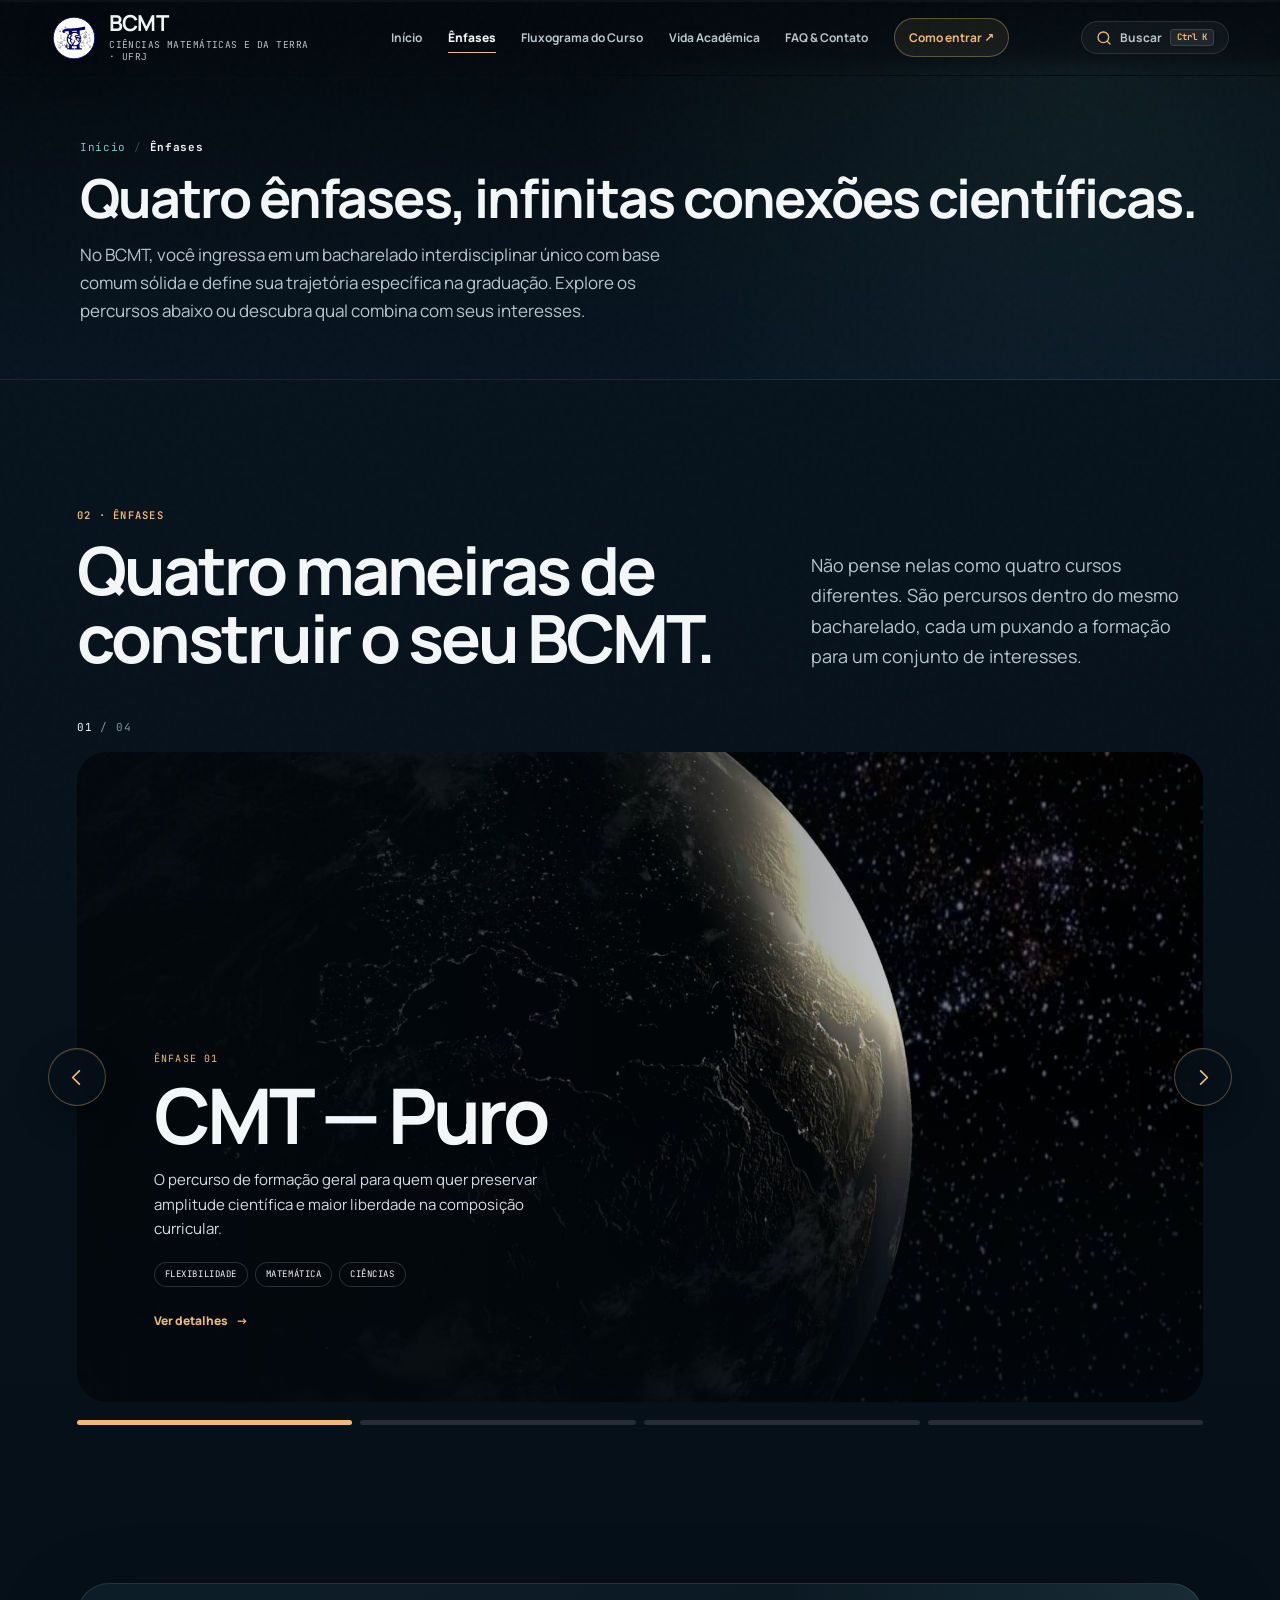
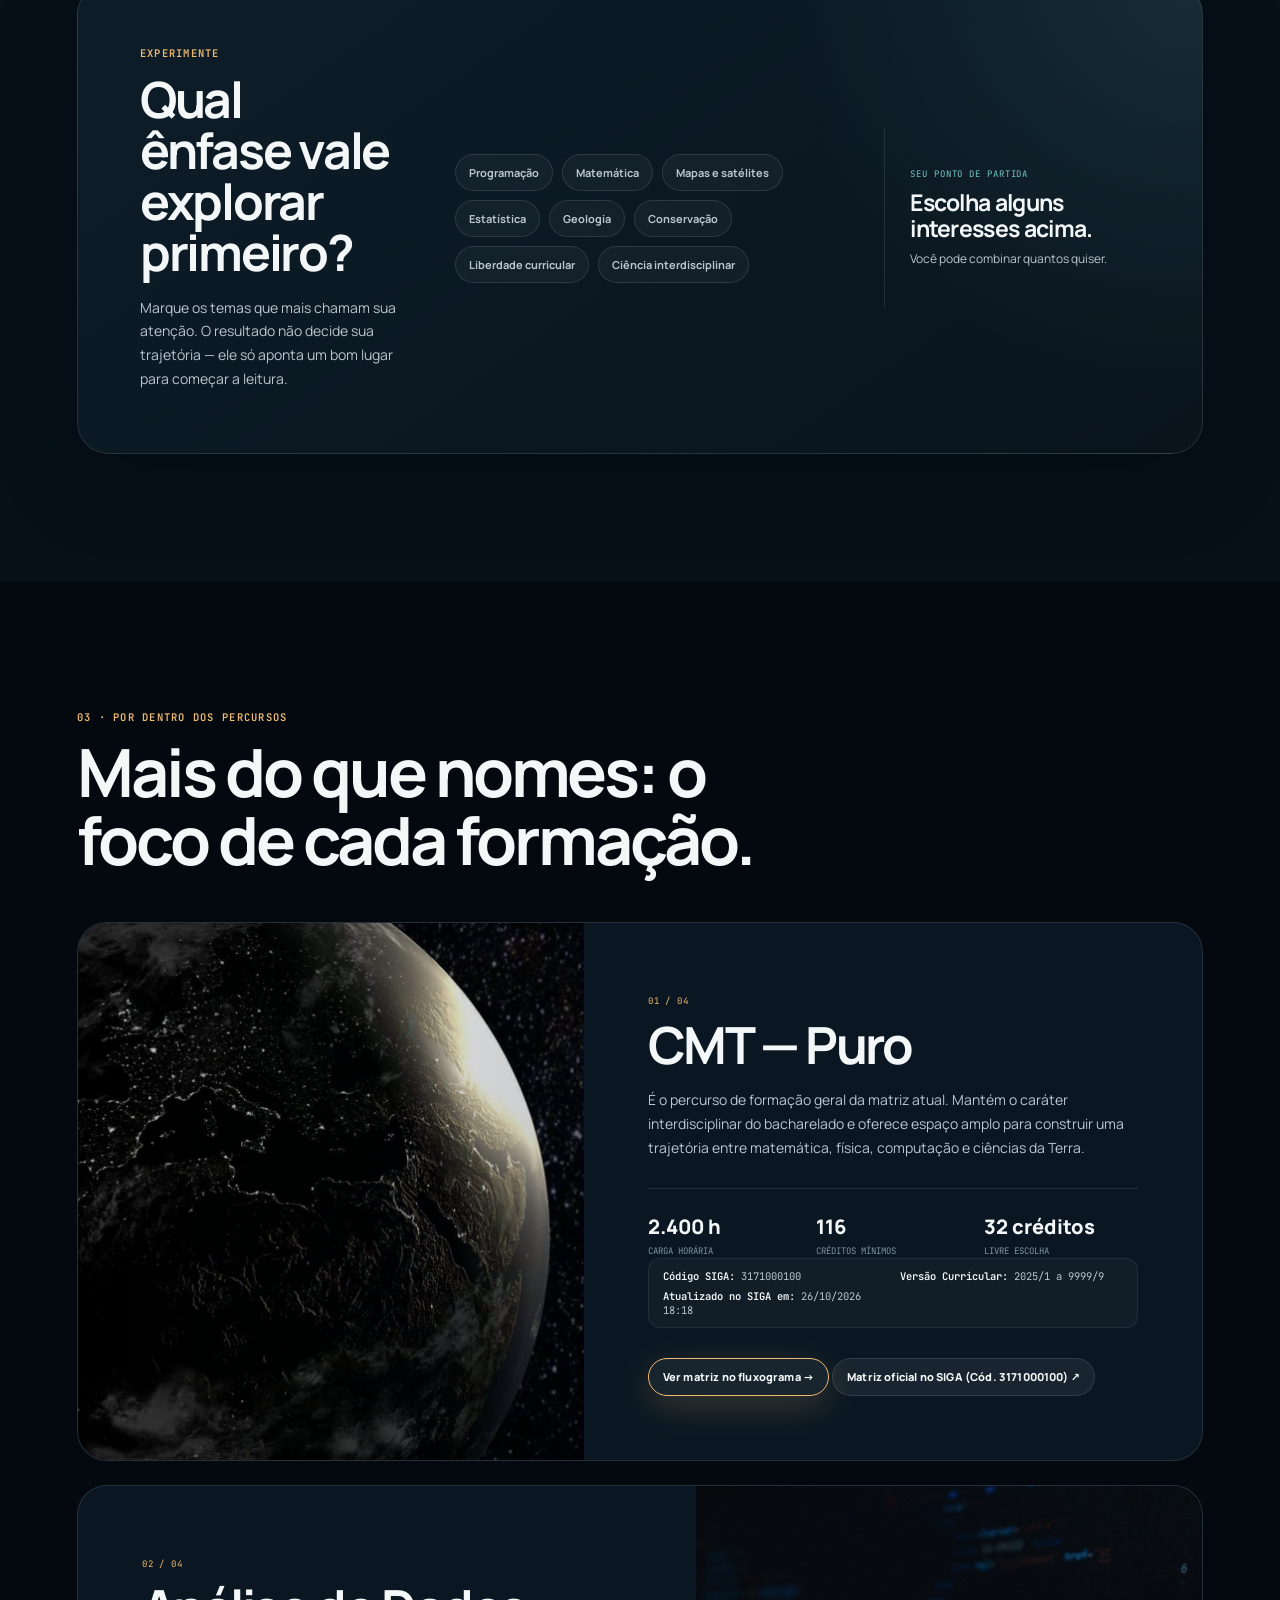
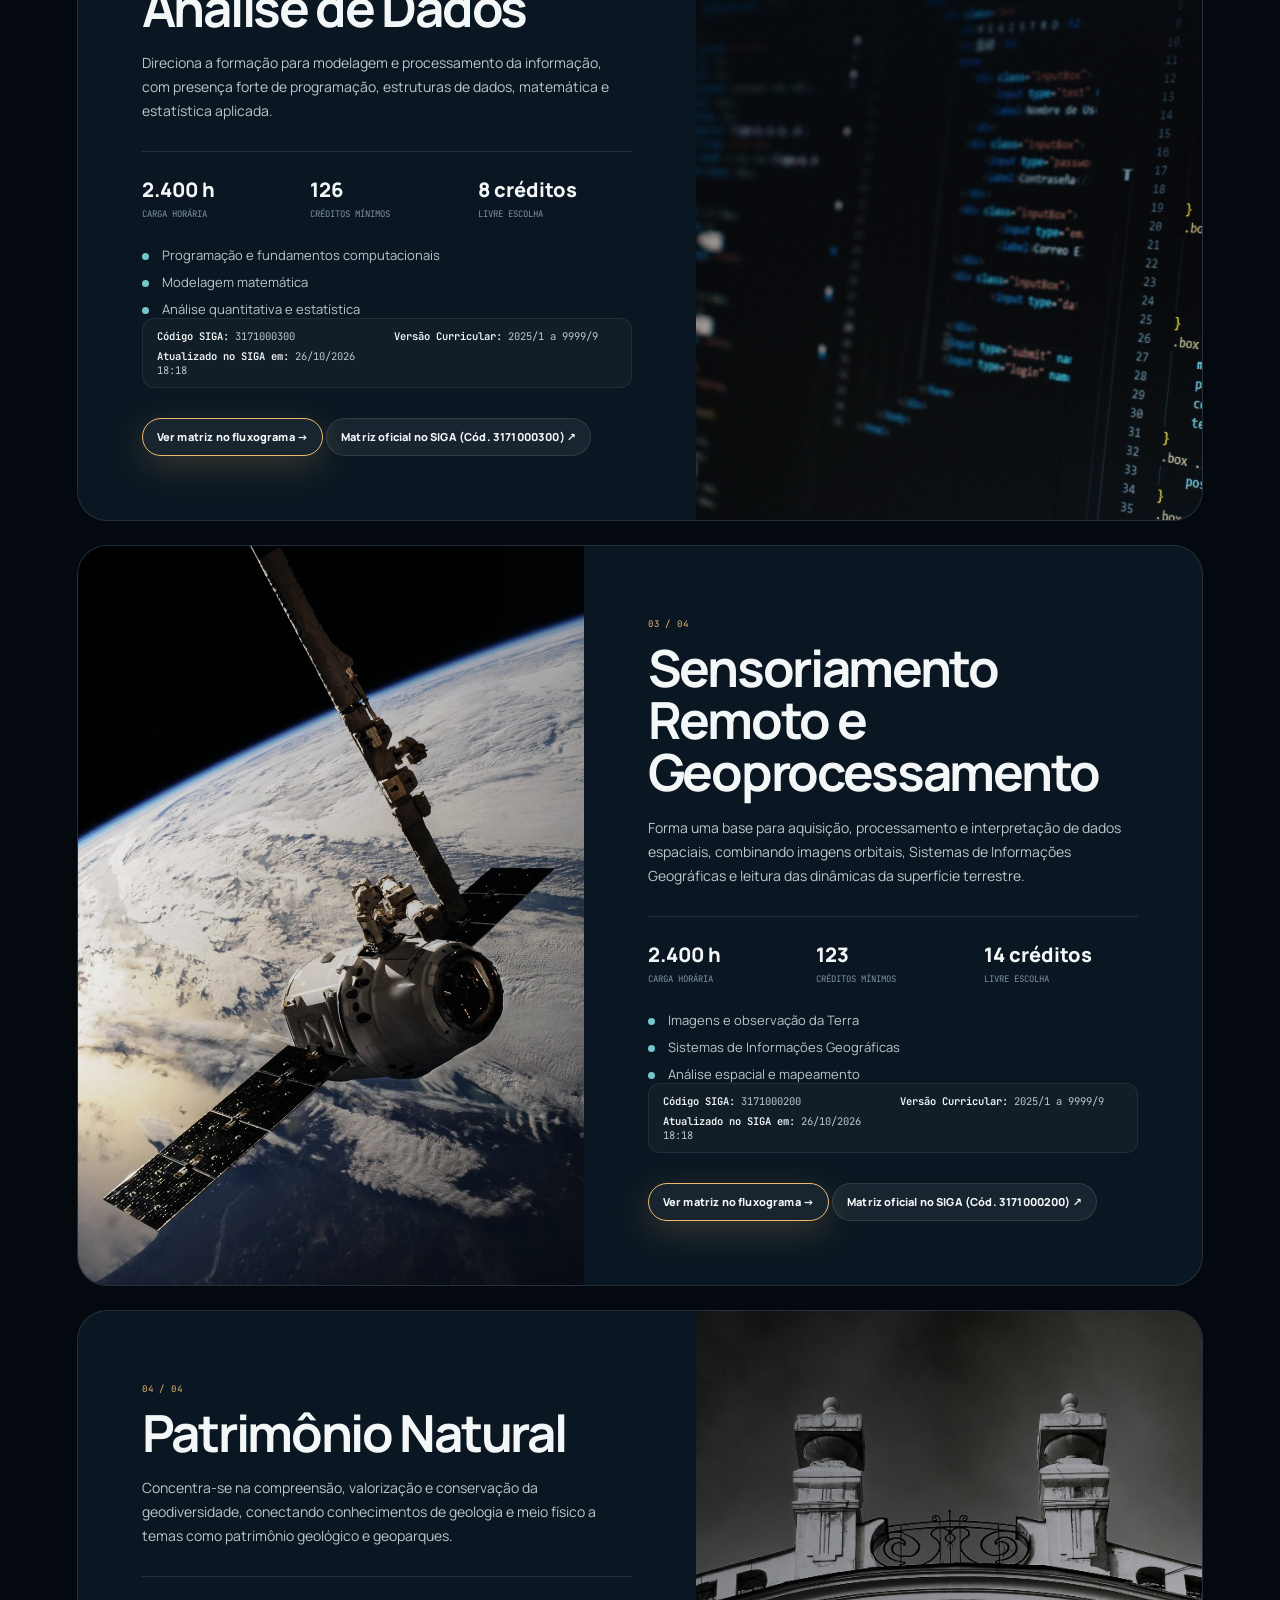
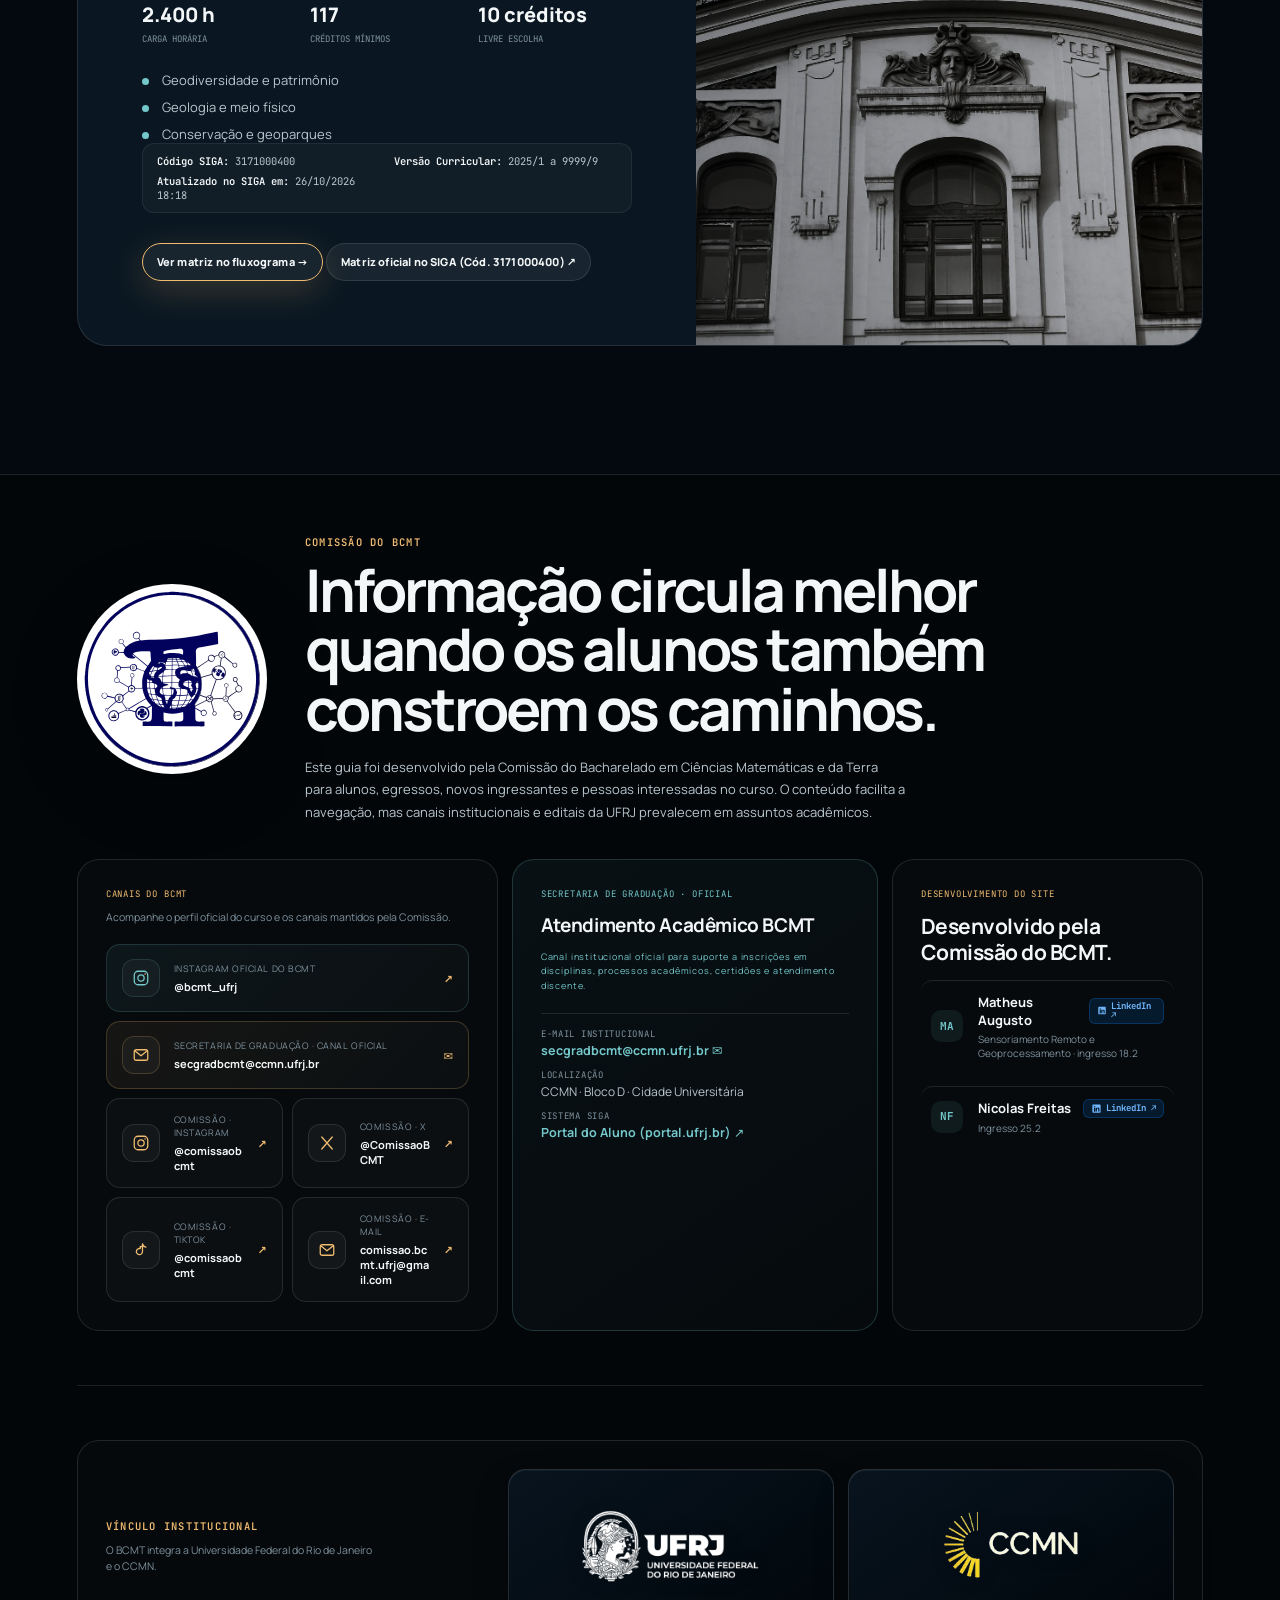
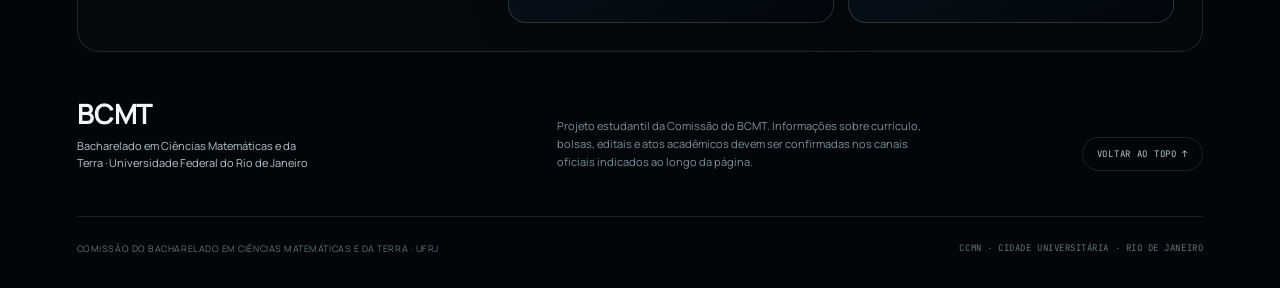
<file: enfases.html>
<!DOCTYPE html>
<html lang="pt-BR">
<head>
  <meta charset="UTF-8">
  <meta name="viewport" content="width=device-width, initial-scale=1.0">
  <meta name="description" content="Conheça as 4 ênfases do BCMT UFRJ: Análise de Dados, Patrimônio Natural, CMT Puro e Sensoriamento Remoto. Simulador de interesses e perfis formativos.">
  <meta name="theme-color" content="#071019">
  <meta property="og:title" content="BCMT UFRJ | Guia de alunos para alunos">
  <meta property="og:description" content="Conheça o Bacharelado em Ciências Matemáticas e da Terra, explore as ênfases e encontre atalhos para a vida acadêmica.">
  <meta property="og:type" content="website">
  <title>As 4 Ênfases | BCMT UFRJ</title>
  <link rel="icon" href="favicon.svg" type="image/svg+xml">

  <link rel="preconnect" href="https://fonts.googleapis.com">
  <link rel="preconnect" href="https://fonts.gstatic.com" crossorigin>
  <link href="https://fonts.googleapis.com/css2?family=Manrope:wght@400;500;600;700;800&family=JetBrains+Mono:wght@400;500;600&display=swap" rel="stylesheet">
  <link rel="stylesheet" href="style.css">
</head>
<body>
  <a class="skip-link" href="#conteudo">Pular para o conteúdo</a>

  <div class="noise" aria-hidden="true"></div>
  <div class="progress" aria-hidden="true"><span id="progressBar"></span></div>

  <header class="site-header" id="siteHeader">
    <a class="brand" href="index.html" aria-label="BCMT UFRJ — início">
      <img class="brand-logo" src="assets/logo-bcmt.svg" alt="" width="48" height="48">
      <span class="brand-copy">
        <strong>BCMT</strong>
        <span>Ciências Matemáticas e da Terra · UFRJ</span>
      </span>
    </a>

    <nav class="links" id="navLinks" aria-label="Navegação principal">
      <a href="index.html" class="nav-link-item">Início</a>
      <a href="enfases.html" class="nav-link-item is-active" aria-current="page">Ênfases</a>
      <a href="fluxograma.html" class="nav-link-item">Fluxograma do Curso</a>
      <a href="vida-academica.html" class="nav-link-item">Vida Acadêmica</a>
      <a href="faq.html" class="nav-link-item">FAQ & Contato</a>
      <a class="nav-cta" href="https://www.acessograduacao.ufrj.br/" target="_blank" rel="noopener noreferrer">Como entrar <span aria-hidden="true">↗</span></a>
    </nav>

    <div class="header-actions">
      <button class="site-search-btn" id="siteSearchBtn" type="button" aria-label="Pesquisar no portal do BCMT (Ctrl+K)">
        <svg viewBox="0 0 24 24" width="16" height="16" aria-hidden="true" fill="none" stroke="currentColor" stroke-width="2" stroke-linecap="round" stroke-linejoin="round">
          <circle cx="11" cy="11" r="8"></circle>
          <line x1="21" y1="21" x2="16.65" y2="16.65"></line>
        </svg>
        <span class="search-btn-label">Buscar</span>
        <kbd class="search-kbd">Ctrl K</kbd>
      </button>

      <button class="menu-toggle" id="menuToggle" type="button" aria-expanded="false" aria-controls="navLinks" aria-label="Abrir menu">
      <span></span><span></span><span></span>
    </button>
    </div>
  </header>

  <main id="conteudo">


    <section class="subpage-hero" aria-labelledby="page-title">
      <div class="subpage-hero-inner reveal">
        <div class="breadcrumb mono">
          <a href="index.html">Início</a> <span>/</span> <strong>Ênfases</strong>
        </div>
        <h1 id="page-title">Quatro ênfases, infinitas conexões científicas.</h1>
        <p>No BCMT, você ingressa em um bacharelado interdisciplinar único com base comum sólida e define sua trajetória específica na graduação. Explore os percursos abaixo ou descubra qual combina com seus interesses.</p>
      </div>
    </section>

<section class="emphases section" id="enfases" aria-labelledby="emphases-title">
      <div class="section-heading split-heading reveal">
        <div>
          <p class="eyebrow mono">02 · ÊNFASES</p>
          <h2 id="emphases-title">Quatro maneiras de construir o seu BCMT.</h2>
        </div>
        <p>Não pense nelas como quatro cursos diferentes. São percursos dentro do mesmo bacharelado, cada um puxando a formação para um conjunto de interesses.</p>
      </div>

      <div class="emphasis-carousel" role="region" aria-roledescription="carrossel" aria-label="Ênfases do BCMT">
        <div class="carousel-topbar">
          <div class="carousel-count mono"><span id="carouselCurrent">01</span> / 04</div>
        </div>

        <div class="carousel-stage">
          <button class="carousel-btn prev" type="button" aria-label="Ênfase anterior" aria-controls="areasCarousel">
            <svg viewBox="0 0 24 24" aria-hidden="true"><path d="M15 5 8 12l7 7"/></svg>
          </button>

          <div class="carousel-viewport" id="carouselViewport">
          <div class="carousel-track" id="areasCarousel">
            <article class="emphasis-slide" data-label="CMT — Puro">
              <img src="assets/earth-sunrise.jpg" alt="Terra vista do espaço com iluminação no horizonte" loading="lazy">
              <div class="slide-scrim"></div>
              <div class="slide-content">
                <p class="slide-index mono">ÊNFASE 01</p>
                <h3>CMT — Puro</h3>
                <p>O percurso de formação geral para quem quer preservar amplitude científica e maior liberdade na composição curricular.</p>
                <div class="tag-row"><span>flexibilidade</span><span>matemática</span><span>ciências</span></div>
                <a href="#cmt-puro">Ver detalhes <span aria-hidden="true">→</span></a>
              </div>
            </article>

            <article class="emphasis-slide" data-label="Análise de Dados">
              <img src="assets/analis.jpg" alt="Visualização abstrata relacionada a dados e tecnologia" loading="lazy">
              <div class="slide-scrim"></div>
              <div class="slide-content">
                <p class="slide-index mono">ÊNFASE 02</p>
                <h3>Análise de Dados</h3>
                <p>Para quem se interessa por programação, modelagem matemática, estatística e transformação de dados em informação.</p>
                <div class="tag-row"><span>programação</span><span>modelagem</span><span>estatística</span></div>
                <a href="#analise-dados">Ver detalhes <span aria-hidden="true">→</span></a>
              </div>
            </article>

            <article class="emphasis-slide" data-label="Sensoriamento Remoto e Geoprocessamento">
              <img src="assets/senso.jpg" alt="Imagem relacionada a sensoriamento remoto da superfície terrestre" loading="lazy">
              <div class="slide-scrim"></div>
              <div class="slide-content">
                <p class="slide-index mono">ÊNFASE 03</p>
                <h3>Sensoriamento Remoto e Geoprocessamento</h3>
                <p>Dados espaciais, imagens orbitais, SIG e geoprocessamento para observar, medir e interpretar o território.</p>
                <div class="tag-row"><span>satélites</span><span>SIG</span><span>mapeamento</span></div>
                <a href="#sensoriamento">Ver detalhes <span aria-hidden="true">→</span></a>
              </div>
            </article>

            <article class="emphasis-slide" data-label="Patrimônio Natural">
              <img src="assets/patri.jpg" alt="Paisagem natural rochosa associada à geodiversidade" loading="lazy">
              <div class="slide-scrim"></div>
              <div class="slide-content">
                <p class="slide-index mono">ÊNFASE 04</p>
                <h3>Patrimônio Natural</h3>
                <p>Uma rota para quem quer compreender, valorizar e conservar a geodiversidade e a memória geológica.</p>
                <div class="tag-row"><span>geologia</span><span>conservação</span><span>geodiversidade</span></div>
                <a href="#patrimonio">Ver detalhes <span aria-hidden="true">→</span></a>
              </div>
            </article>
          </div>
          </div>

          <button class="carousel-btn next" type="button" aria-label="Próxima ênfase" aria-controls="areasCarousel">
            <svg viewBox="0 0 24 24" aria-hidden="true"><path d="m9 5 7 7-7 7"/></svg>
          </button>
        </div>

        <div class="carousel-dots" id="carouselDots" aria-label="Selecionar ênfase"></div>
        <p class="sr-only" id="carouselStatus" aria-live="polite"></p>
      </div>
    </section>
<section class="pathfinder section" id="afinidade" aria-labelledby="pathfinder-title">
      <div class="pathfinder-card reveal">
        <div class="pathfinder-copy">
          <p class="eyebrow mono">EXPERIMENTE</p>
          <h2 id="pathfinder-title">Qual ênfase vale explorar primeiro?</h2>
          <p>Marque os temas que mais chamam sua atenção. O resultado não decide sua trajetória — ele só aponta um bom lugar para começar a leitura.</p>
        </div>

        <div class="interest-picker" id="interestPicker" aria-label="Seletor de interesses">
          <button type="button" data-scores="1,3,0,0">Programação</button>
          <button type="button" data-scores="3,2,0,0">Matemática</button>
          <button type="button" data-scores="0,0,4,0">Mapas e satélites</button>
          <button type="button" data-scores="1,2,1,0">Estatística</button>
          <button type="button" data-scores="1,0,1,4">Geologia</button>
          <button type="button" data-scores="0,0,1,4">Conservação</button>
          <button type="button" data-scores="4,0,0,0">Liberdade curricular</button>
          <button type="button" data-scores="2,1,2,2">Ciência interdisciplinar</button>
        </div>

        <div class="pathfinder-result" id="pathfinderResult" aria-live="polite">
          <span class="mono">SEU PONTO DE PARTIDA</span>
          <h3>Escolha alguns interesses acima.</h3>
          <p>Você pode combinar quantos quiser.</p>
        </div>
      </div>
    </section>
<section class="details section" id="detalhes" aria-labelledby="details-title">
      <div class="section-heading reveal">
        <p class="eyebrow mono">03 · POR DENTRO DOS PERCURSOS</p>
        <h2 id="details-title">Mais do que nomes: o foco de cada formação.</h2>
      </div>

      <div class="detail-list">
        <article class="detail-card reveal" id="cmt-puro">
          <div class="detail-media"><img src="assets/earth-sunrise.jpg" alt="Terra vista do espaço com iluminação no horizonte" loading="lazy"></div>
          <div class="detail-content">
            <div class="detail-heading"><span class="mono">01 / 04</span><h3>CMT — Puro</h3></div>
            <p>É o percurso de formação geral da matriz atual. Mantém o caráter interdisciplinar do bacharelado e oferece espaço amplo para construir uma trajetória entre matemática, física, computação e ciências da Terra.</p>
            <dl class="mini-stats"><div><dt>Carga horária</dt><dd>2.400 h</dd></div><div><dt>Créditos mínimos</dt><dd>116</dd></div><div><dt>Livre escolha</dt><dd>32 créditos</dd></div></dl>
            <div class="track-ref-meta mono">
              <span><b>Código SIGA:</b> 3171000100</span>
              <span><b>Versão Curricular:</b> 2025/1 a 9999/9</span>
              <span><b>Atualizado no SIGA em:</b> 26/10/2026 18:18</span>
            </div>
            <div class="detail-actions">
              <a class="btn btn-small btn-primary" data-track-target="cmt-puro" href="fluxograma.html?track=cmt-puro">Ver matriz no fluxograma →</a>
              <a class="btn btn-small" href="https://www.siga.ufrj.br/sira/temas/zire/frameConsultas.jsp?mainPage=/repositorio-curriculo/904D6A81-0A2A-1E16-7AFB-56A84181ADB1.html" target="_blank" rel="noopener noreferrer">Matriz oficial no SIGA (Cód. 3171000100) ↗</a>
            </div>
          </div>
        </article>

        <article class="detail-card reverse reveal" id="analise-dados">
          <div class="detail-media"><img src="assets/analis.jpg" alt="Representação visual de análise de dados" loading="lazy"></div>
          <div class="detail-content">
            <div class="detail-heading"><span class="mono">02 / 04</span><h3>Análise de Dados</h3></div>
            <p>Direciona a formação para modelagem e processamento da informação, com presença forte de programação, estruturas de dados, matemática e estatística aplicada.</p>
            <dl class="mini-stats"><div><dt>Carga horária</dt><dd>2.400 h</dd></div><div><dt>Créditos mínimos</dt><dd>126</dd></div><div><dt>Livre escolha</dt><dd>8 créditos</dd></div></dl>
            <ul class="focus-list"><li>Programação e fundamentos computacionais</li><li>Modelagem matemática</li><li>Análise quantitativa e estatística</li></ul>
            <div class="track-ref-meta mono">
              <span><b>Código SIGA:</b> 3171000300</span>
              <span><b>Versão Curricular:</b> 2025/1 a 9999/9</span>
              <span><b>Atualizado no SIGA em:</b> 26/10/2026 18:18</span>
            </div>
            <div class="detail-actions">
              <a class="btn btn-small btn-primary" data-track-target="analise-dados" href="fluxograma.html?track=analise-dados">Ver matriz no fluxograma →</a>
              <a class="btn btn-small" href="https://www.siga.ufrj.br/sira/temas/zire/frameConsultas.jsp?mainPage=/repositorio-curriculo/904EE857-0A2A-1E16-7AFB-56A8429DD367.html" target="_blank" rel="noopener noreferrer">Matriz oficial no SIGA (Cód. 3171000300) ↗</a>
            </div>
          </div>
        </article>

        <article class="detail-card reveal" id="sensoriamento">
          <div class="detail-media"><img src="assets/senso.jpg" alt="Imagem orbital da superfície terrestre" loading="lazy"></div>
          <div class="detail-content">
            <div class="detail-heading"><span class="mono">03 / 04</span><h3>Sensoriamento Remoto e Geoprocessamento</h3></div>
            <p>Forma uma base para aquisição, processamento e interpretação de dados espaciais, combinando imagens orbitais, Sistemas de Informações Geográficas e leitura das dinâmicas da superfície terrestre.</p>
            <dl class="mini-stats"><div><dt>Carga horária</dt><dd>2.400 h</dd></div><div><dt>Créditos mínimos</dt><dd>123</dd></div><div><dt>Livre escolha</dt><dd>14 créditos</dd></div></dl>
            <ul class="focus-list"><li>Imagens e observação da Terra</li><li>Sistemas de Informações Geográficas</li><li>Análise espacial e mapeamento</li></ul>
            <div class="track-ref-meta mono">
              <span><b>Código SIGA:</b> 3171000200</span>
              <span><b>Versão Curricular:</b> 2025/1 a 9999/9</span>
              <span><b>Atualizado no SIGA em:</b> 26/10/2026 18:18</span>
            </div>
            <div class="detail-actions">
              <a class="btn btn-small btn-primary" data-track-target="sensoriamento" href="fluxograma.html?track=sensoriamento">Ver matriz no fluxograma →</a>
              <a class="btn btn-small" href="https://www.siga.ufrj.br/sira/temas/zire/frameConsultas.jsp?mainPage=/repositorio-curriculo/904E7D7F-0A2A-1E16-7AFB-56A8A2715768.html" target="_blank" rel="noopener noreferrer">Matriz oficial no SIGA (Cód. 3171000200) ↗</a>
            </div>
          </div>
        </article>

        <article class="detail-card reverse reveal" id="patrimonio">
          <div class="detail-media"><img src="assets/patri.jpg" alt="Formação rochosa em paisagem natural" loading="lazy"></div>
          <div class="detail-content">
            <div class="detail-heading"><span class="mono">04 / 04</span><h3>Patrimônio Natural</h3></div>
            <p>Concentra-se na compreensão, valorização e conservação da geodiversidade, conectando conhecimentos de geologia e meio físico a temas como patrimônio geológico e geoparques.</p>
            <dl class="mini-stats"><div><dt>Carga horária</dt><dd>2.400 h</dd></div><div><dt>Créditos mínimos</dt><dd>117</dd></div><div><dt>Livre escolha</dt><dd>10 créditos</dd></div></dl>
            <ul class="focus-list"><li>Geodiversidade e patrimônio</li><li>Geologia e meio físico</li><li>Conservação e geoparques</li></ul>
            <div class="track-ref-meta mono">
              <span><b>Código SIGA:</b> 3171000400</span>
              <span><b>Versão Curricular:</b> 2025/1 a 9999/9</span>
              <span><b>Atualizado no SIGA em:</b> 26/10/2026 18:18</span>
            </div>
            <div class="detail-actions">
              <a class="btn btn-small btn-primary" data-track-target="patrimonio" href="fluxograma.html?track=patrimonio">Ver matriz no fluxograma →</a>
              <a class="btn btn-small" href="https://www.siga.ufrj.br/sira/temas/zire/frameConsultas.jsp?mainPage=/repositorio-curriculo/904F1AB5-0A2A-1E16-7AFB-56A8EFCE8768.html" target="_blank" rel="noopener noreferrer">Matriz oficial no SIGA (Cód. 3171000400) ↗</a>
            </div>
          </div>
        </article>
      </div>
    </section>

    <!-- Modal de Pesquisa Global no Site -->
  <dialog class="site-search-modal" id="siteSearchModal" aria-label="Pesquisa global no portal do BCMT">
    <div class="site-search-box">
      <div class="site-search-top">
        <div class="site-search-field">
          <svg class="search-field-icon" viewBox="0 0 24 24" width="18" height="18" aria-hidden="true" fill="none" stroke="currentColor" stroke-width="2" stroke-linecap="round" stroke-linejoin="round">
            <circle cx="11" cy="11" r="8"></circle>
            <line x1="21" y1="21" x2="16.65" y2="16.65"></line>
          </svg>
          <input type="search" id="siteSearchInput" class="site-search-input" placeholder="Buscar no BCMT (ex: estágio, RU, ênfases, TCC, SIGA, cálculo)..." autocomplete="off" spellcheck="false">
          <button type="button" id="siteSearchClear" class="site-search-clear" aria-label="Limpar texto da busca" style="display: none;">&times;</button>
        </div>
        <button type="button" id="siteSearchClose" class="site-search-close" aria-label="Fechar busca">ESC</button>
      </div>

      <div class="site-search-filters" id="searchFilterChips">
        <button type="button" class="search-chip is-active" data-filter="all">Tudo</button>
        <button type="button" class="search-chip" data-filter="curso">O Curso</button>
        <button type="button" class="search-chip" data-filter="enfases">Ênfases</button>
        <button type="button" class="search-chip" data-filter="grade">Grade & Matérias</button>
        <button type="button" class="search-chip" data-filter="vida">Vida Acadêmica</button>
        <button type="button" class="search-chip" data-filter="faq">FAQ & Secretaria</button>
      </div>

      <div class="site-search-body">
        <div class="site-search-results" id="siteSearchResults" role="listbox" aria-label="Resultados da pesquisa">
          <!-- Populado dinamicamente via JS -->
        </div>
      </div>

      <div class="site-search-footer">
        <div class="search-footer-hint">
          <span><kbd>↑</kbd><kbd>↓</kbd> Navegar</span>
          <span><kbd>Enter</kbd> Selecionar</span>
          <span><kbd>ESC</kbd> Fechar</span>
        </div>
        <span class="search-results-counter" id="searchResultsCounter">Busca rápida do portal</span>
      </div>
    </div>
  </dialog>

  </main>

<footer id="comissao">
    <div class="commission-footer">
      <div class="commission-identity">
        <img src="assets/logo-bcmt-completo.svg" alt="Logo da Comissão do BCMT" width="190" height="190" loading="lazy">
        <div>
          <p class="eyebrow mono">COMISSÃO DO BCMT</p>
          <h2>Informação circula melhor quando os alunos também constroem os caminhos.</h2>
          <p>Este guia foi desenvolvido pela Comissão do Bacharelado em Ciências Matemáticas e da Terra para alunos, egressos, novos ingressantes e pessoas interessadas no curso. O conteúdo facilita a navegação, mas canais institucionais e editais da UFRJ prevalecem em assuntos acadêmicos.</p>
        </div>
      </div>

      <div class="commission-grid">
        <div class="social-card">
          <p class="mono">CANAIS DO BCMT</p>
          <span class="social-description">Acompanhe o perfil oficial do curso e os canais mantidos pela Comissão.</span>
          <div class="social-links">
            <a class="official-course-social" href="https://www.instagram.com/bcmt_ufrj/" target="_blank" rel="noopener noreferrer" aria-label="Instagram oficial do BCMT, @bcmt_ufrj">
              <svg class="social-icon" viewBox="0 0 24 24" aria-hidden="true"><rect x="3" y="3" width="18" height="18" rx="5"/><circle cx="12" cy="12" r="4.2"/><circle cx="17.4" cy="6.7" r="1" class="social-fill"/></svg>
              <div><span>Instagram oficial do BCMT</span><b>@bcmt_ufrj</b></div><strong>↗</strong>
            </a>
            <a class="official-course-social sec-course-social" href="mailto:secgradbcmt@ccmn.ufrj.br" aria-label="E-mail oficial da Secretaria de Graduação do BCMT">
              <svg class="social-icon" viewBox="0 0 24 24" aria-hidden="true"><rect x="3" y="5" width="18" height="14" rx="2.5"/><path d="m4.5 7 7.5 6 7.5-6"/></svg>
              <div><span>Secretaria de Graduação · Canal Oficial</span><b>secgradbcmt@ccmn.ufrj.br</b></div><strong>✉</strong>
            </a>
            <a href="https://instagram.com/comissaobcmt" target="_blank" rel="noopener noreferrer" aria-label="Instagram da Comissão do BCMT, @comissaobcmt">
              <svg class="social-icon" viewBox="0 0 24 24" aria-hidden="true"><rect x="3" y="3" width="18" height="18" rx="5"/><circle cx="12" cy="12" r="4.2"/><circle cx="17.4" cy="6.7" r="1" class="social-fill"/></svg>
              <div><span>Comissão · Instagram</span><b>@comissaobcmt</b></div><strong>↗</strong>
            </a>
            <a href="https://x.com/ComissaoBCMT" target="_blank" rel="noopener noreferrer" aria-label="X da Comissão do BCMT, @ComissaoBCMT">
              <svg class="social-icon social-icon-x" viewBox="0 0 24 24" aria-hidden="true"><path d="M5 4l14 16M19 4 5 20"/></svg>
              <div><span>Comissão · X</span><b>@ComissaoBCMT</b></div><strong>↗</strong>
            </a>
            <a href="https://tiktok.com/@comissaobcmt" target="_blank" rel="noopener noreferrer" aria-label="TikTok da Comissão do BCMT, @comissaobcmt">
              <svg class="social-icon" viewBox="0 0 24 24" aria-hidden="true"><path d="M14 4v10.1a4.1 4.1 0 1 1-3-3.94V7.6a6.8 6.8 0 0 0 3-.7V4Z"/><path d="M14 4c.55 2.35 2.05 3.75 4.5 4.2"/></svg>
              <div><span>Comissão · TikTok</span><b>@comissaobcmt</b></div><strong>↗</strong>
            </a>
            <a href="mailto:comissao.bcmt.ufrj@gmail.com" aria-label="E-mail da Comissão do BCMT">
              <svg class="social-icon" viewBox="0 0 24 24" aria-hidden="true"><rect x="3" y="5" width="18" height="14" rx="2.5"/><path d="m4.5 7 7.5 6 7.5-6"/></svg>
              <div><span>Comissão · E-mail</span><b>comissao.bcmt.ufrj@gmail.com</b></div><strong>↗</strong>
            </a>
          </div>
        </div>

        <div class="secgrad-card">
          <p class="mono">SECRETARIA DE GRADUAÇÃO · OFICIAL</p>
          <h3>Atendimento Acadêmico BCMT</h3>
          <p class="secgrad-description">Canal institucional oficial para suporte a inscrições em disciplinas, processos acadêmicos, certidões e atendimento discente.</p>
          <div class="secgrad-details">
            <div class="secgrad-item">
              <span class="mono">E-MAIL INSTITUCIONAL</span>
              <a href="mailto:secgradbcmt@ccmn.ufrj.br"><b>secgradbcmt@ccmn.ufrj.br</b> ✉</a>
            </div>
            <div class="secgrad-item">
              <span class="mono">LOCALIZAÇÃO</span>
              <span>CCMN · Bloco D · Cidade Universitária</span>
            </div>
            <div class="secgrad-item">
              <span class="mono">SISTEMA SIGA</span>
              <a href="https://portal.ufrj.br/" target="_blank" rel="noopener noreferrer"><b>Portal do Aluno (portal.ufrj.br)</b> ↗</a>
            </div>
          </div>
        </div>

        <div class="credits-card" id="creditos">
          <p class="mono">DESENVOLVIMENTO DO SITE</p>
          <h3>Desenvolvido pela Comissão do BCMT.</h3>
          <a class="student-credit" href="https://www.linkedin.com/in/mattaugustt/" target="_blank" rel="noopener noreferrer" aria-label="Perfil no LinkedIn de Matheus Augusto (abre em nova aba)">
            <span>MA</span>
            <div>
              <div class="student-credit-header">
                <b>Matheus Augusto</b>
                <span class="credit-linkedin-badge">
                  <svg viewBox="0 0 24 24" width="11" height="11" fill="currentColor" aria-hidden="true"><path d="M19 3a2 2 0 0 1 2 2v14a2 2 0 0 1-2 2H5a2 2 0 0 1-2-2V5a2 2 0 0 1 2-2h14m-.5 15.5v-5.3a3.26 3.26 0 0 0-3.26-3.26c-.85 0-1.84.52-2.28 1.3v-1.11h-2.79v8.37h2.79v-4.93c0-.77.62-1.4 1.39-1.4a1.4 1.4 0 0 1 1.4 1.4v4.93h2.75M6.46 10.9v8.37H9.2V10.9H6.46M7.83 6.64a1.64 1.64 0 1 0 0 3.28 1.64 1.64 0 0 0 0-3.28Z"/></svg>
                  LinkedIn ↗
                </span>
              </div>
              <small>Sensoriamento Remoto e Geoprocessamento · ingresso 18.2</small>
            </div>
          </a>
          <a class="student-credit" href="https://www.linkedin.com/in/freitasnicolass/" target="_blank" rel="noopener noreferrer" aria-label="Perfil no LinkedIn de Nicolas Freitas (abre em nova aba)">
            <span>NF</span>
            <div>
              <div class="student-credit-header">
                <b>Nicolas Freitas</b>
                <span class="credit-linkedin-badge">
                  <svg viewBox="0 0 24 24" width="11" height="11" fill="currentColor" aria-hidden="true"><path d="M19 3a2 2 0 0 1 2 2v14a2 2 0 0 1-2 2H5a2 2 0 0 1-2-2V5a2 2 0 0 1 2-2h14m-.5 15.5v-5.3a3.26 3.26 0 0 0-3.26-3.26c-.85 0-1.84.52-2.28 1.3v-1.11h-2.79v8.37h2.79v-4.93c0-.77.62-1.4 1.39-1.4a1.4 1.4 0 0 1 1.4 1.4v4.93h2.75M6.46 10.9v8.37H9.2V10.9H6.46M7.83 6.64a1.64 1.64 0 1 0 0 3.28 1.64 1.64 0 0 0 0-3.28Z"/></svg>
                  LinkedIn ↗
                </span>
              </div>
              <small>Ingresso 25.2</small>
            </div>
          </a>
        </div>
      </div>
    </div>

    <div class="institutional-strip" aria-label="Identidade institucional">
      <div class="institutional-strip-copy">
        <p class="eyebrow mono">VÍNCULO INSTITUCIONAL</p>
        <span>O BCMT integra a Universidade Federal do Rio de Janeiro e o CCMN.</span>
      </div>
      <div class="institutional-logos">
        <a class="institutional-logo-card ufrj-logo-card" href="https://ufrj.br/" target="_blank" rel="noopener noreferrer" aria-label="Portal oficial da Universidade Federal do Rio de Janeiro — UFRJ (abre em nova aba)">
          <img src="assets/ufrj-logo.png" alt="Logo da Universidade Federal do Rio de Janeiro — UFRJ" loading="lazy">
        </a>
        <a class="institutional-logo-card ccmn-logo-card" href="https://ccmn.ufrj.br/" target="_blank" rel="noopener noreferrer" aria-label="Portal oficial do Centro de Ciências Matemáticas e da Natureza — CCMN UFRJ (abre em nova aba)">
          <img src="assets/logo-ccmn-transparent.png" alt="Logo do CCMN — UFRJ" loading="lazy">
        </a>
      </div>
    </div>

    <div class="footer-main">
      <a class="footer-brand" href="index.html"><b>BCMT</b><span>Bacharelado em Ciências Matemáticas e da Terra · Universidade Federal do Rio de Janeiro</span></a>
      <p>Projeto estudantil da Comissão do BCMT. Informações sobre currículo, bolsas, editais e atos acadêmicos devem ser confirmadas nos canais oficiais indicados ao longo da página.</p>
      <a class="back-top mono" href="index.html">voltar ao topo ↑</a>
    </div>
    <div class="footer-bottom">
      <span>Comissão do Bacharelado em Ciências Matemáticas e da Terra · UFRJ</span>
      <span class="mono">CCMN · Cidade Universitária · Rio de Janeiro</span>
    </div>
  </footer>

  <script src="script.js"></script>
</body>
</html>
</file>
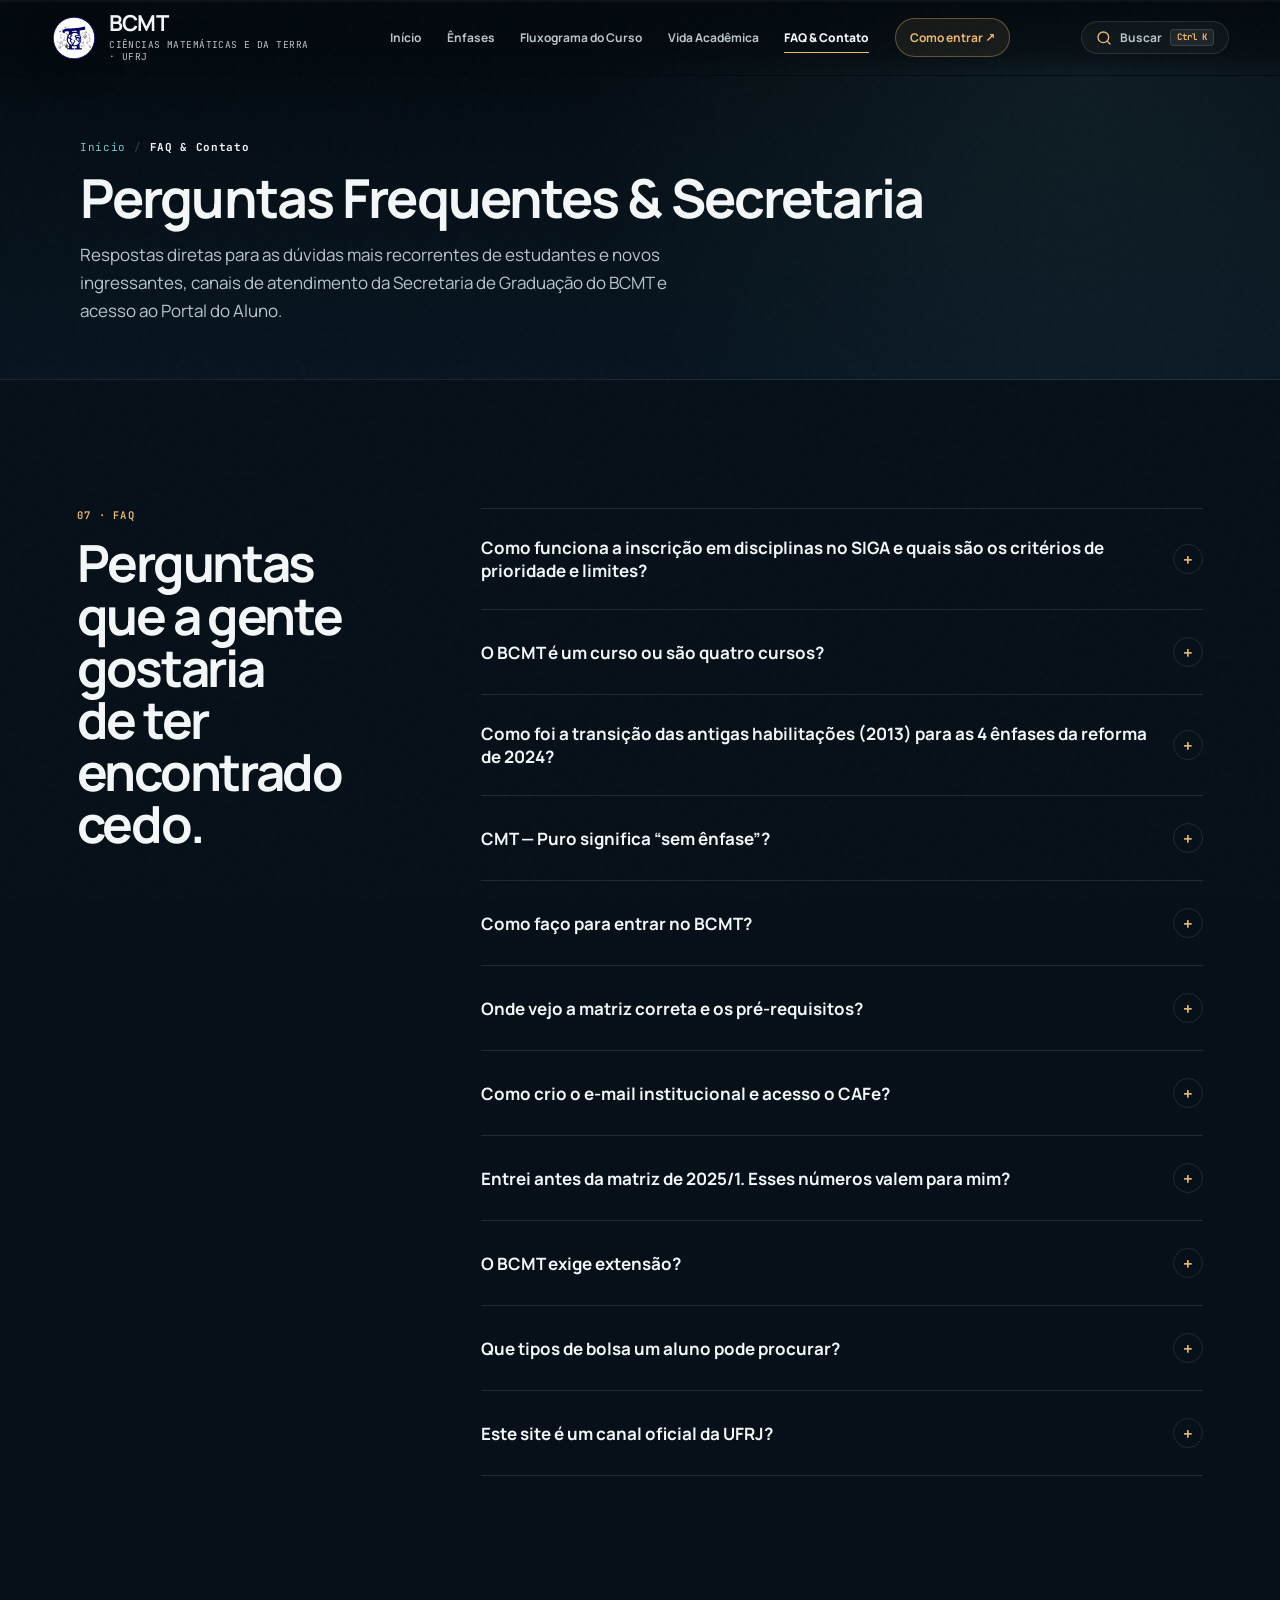
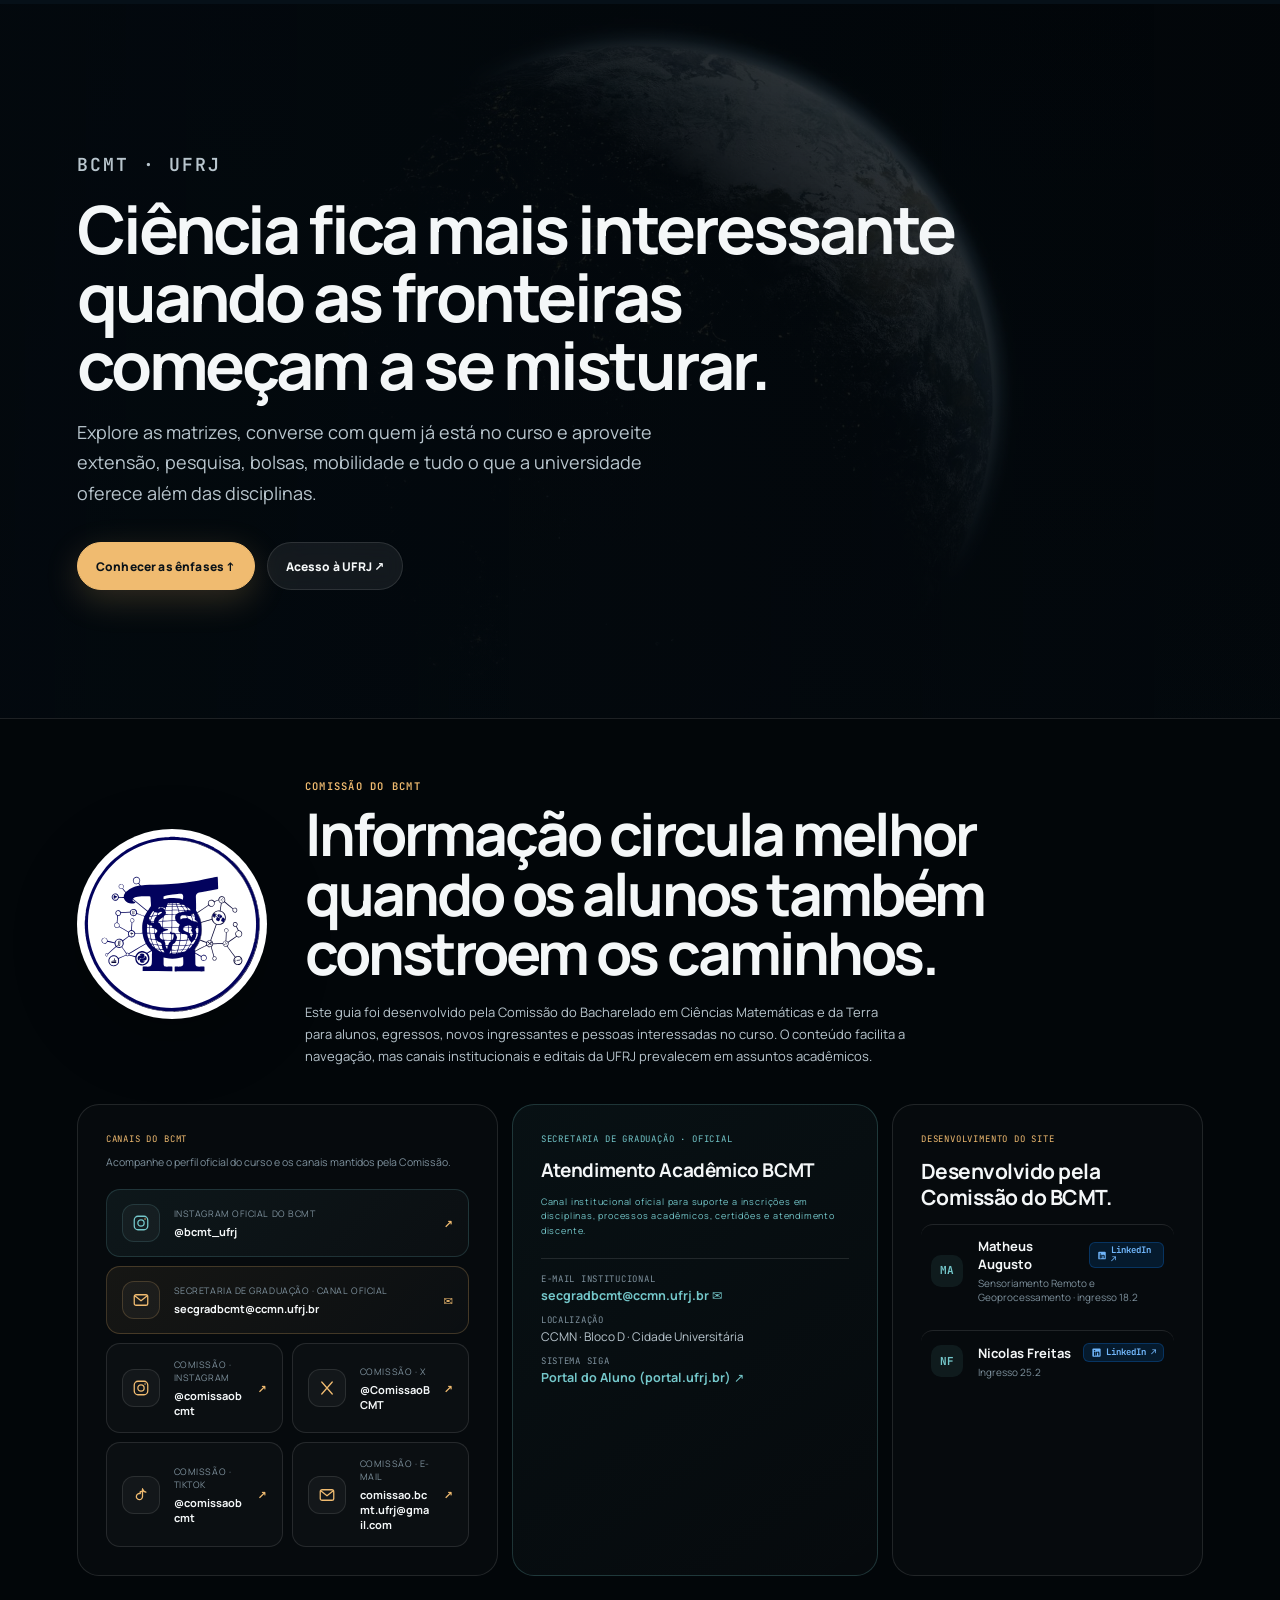
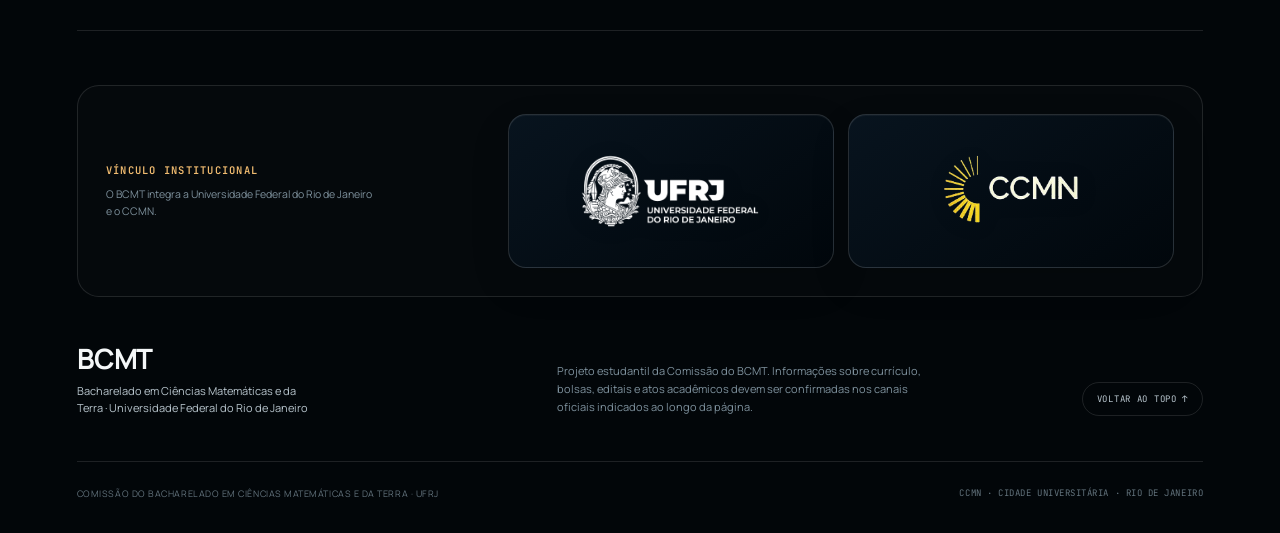
<file: faq.html>
<!DOCTYPE html>
<html lang="pt-BR">
<head>
  <meta charset="UTF-8">
  <meta name="viewport" content="width=device-width, initial-scale=1.0">
  <meta name="description" content="Perguntas frequentes sobre o BCMT UFRJ, transferência, diploma, e-mail oficial da Secretaria de Graduação (secgradbcmt@ccmn.ufrj.br) e Portal do Aluno.">
  <meta name="theme-color" content="#071019">
  <meta property="og:title" content="BCMT UFRJ | Guia de alunos para alunos">
  <meta property="og:description" content="Conheça o Bacharelado em Ciências Matemáticas e da Terra, explore as ênfases e encontre atalhos para a vida acadêmica.">
  <meta property="og:type" content="website">
  <title>FAQ & Secretaria de Graduação | BCMT UFRJ</title>
  <link rel="icon" href="favicon.svg" type="image/svg+xml">

  <link rel="preconnect" href="https://fonts.googleapis.com">
  <link rel="preconnect" href="https://fonts.gstatic.com" crossorigin>
  <link href="https://fonts.googleapis.com/css2?family=Manrope:wght@400;500;600;700;800&family=JetBrains+Mono:wght@400;500;600&display=swap" rel="stylesheet">
  <link rel="stylesheet" href="style.css">
</head>
<body>
  <a class="skip-link" href="#conteudo">Pular para o conteúdo</a>

  <div class="noise" aria-hidden="true"></div>
  <div class="progress" aria-hidden="true"><span id="progressBar"></span></div>

  <header class="site-header" id="siteHeader">
    <a class="brand" href="index.html" aria-label="BCMT UFRJ — início">
      <img class="brand-logo" src="assets/logo-bcmt.svg" alt="" width="48" height="48">
      <span class="brand-copy">
        <strong>BCMT</strong>
        <span>Ciências Matemáticas e da Terra · UFRJ</span>
      </span>
    </a>

    <nav class="links" id="navLinks" aria-label="Navegação principal">
      <a href="index.html" class="nav-link-item">Início</a>
      <a href="enfases.html" class="nav-link-item">Ênfases</a>
      <a href="fluxograma.html" class="nav-link-item">Fluxograma do Curso</a>
      <a href="vida-academica.html" class="nav-link-item">Vida Acadêmica</a>
      <a href="faq.html" class="nav-link-item is-active" aria-current="page">FAQ & Contato</a>
      <a class="nav-cta" href="https://www.acessograduacao.ufrj.br/" target="_blank" rel="noopener noreferrer">Como entrar <span aria-hidden="true">↗</span></a>
    </nav>

    <div class="header-actions">
      <button class="site-search-btn" id="siteSearchBtn" type="button" aria-label="Pesquisar no portal do BCMT (Ctrl+K)">
        <svg viewBox="0 0 24 24" width="16" height="16" aria-hidden="true" fill="none" stroke="currentColor" stroke-width="2" stroke-linecap="round" stroke-linejoin="round">
          <circle cx="11" cy="11" r="8"></circle>
          <line x1="21" y1="21" x2="16.65" y2="16.65"></line>
        </svg>
        <span class="search-btn-label">Buscar</span>
        <kbd class="search-kbd">Ctrl K</kbd>
      </button>

      <button class="menu-toggle" id="menuToggle" type="button" aria-expanded="false" aria-controls="navLinks" aria-label="Abrir menu">
      <span></span><span></span><span></span>
    </button>
    </div>
  </header>

  <main id="conteudo">


    <section class="subpage-hero" aria-labelledby="page-title">
      <div class="subpage-hero-inner reveal">
        <div class="breadcrumb mono">
          <a href="index.html">Início</a> <span>/</span> <strong>FAQ & Contato</strong>
        </div>
        <h1 id="page-title">Perguntas Frequentes & Secretaria</h1>
        <p>Respostas diretas para as dúvidas mais recorrentes de estudantes e novos ingressantes, canais de atendimento da Secretaria de Graduação do BCMT e acesso ao Portal do Aluno.</p>
      </div>
    </section>

<section class="faq section" id="faq" aria-labelledby="faq-title">
      <div class="faq-head reveal">
        <p class="eyebrow mono">07 · FAQ</p>
        <h2 id="faq-title">Perguntas que a gente gostaria de ter encontrado cedo.</h2>
      </div>

      <div class="faq-list">
        <details class="faq-item reveal">
          <summary>Como funciona a inscrição em disciplinas no SIGA e quais são os critérios de prioridade e limites?<span aria-hidden="true">+</span></summary>
          <div>
            <p>A solicitação de inscrição em disciplinas é realizada semestralmente pelo sistema SIGA, acessado pelo <a href="https://portal.ufrj.br/" target="_blank" rel="noopener noreferrer"><strong>Portal do Aluno (portal.ufrj.br)</strong> ↗</a>. Em turmas onde a procura é maior do que o número de vagas, o SIGA aplica a seguinte ordem regulamentar de prioridade na alocação:</p>
            <ul>
              <li><strong>1. Curso de origem / Localidade:</strong> alunos do curso para o qual a vaga é oferecida (estudantes do BCMT) têm prioridade imediata sobre estudantes de outros cursos ou unidades.</li>
              <li><strong>2. Periodização:</strong> estudantes no período curricular recomendado para a matéria têm prioridade em relação aos de outros períodos (adiantados ou em atraso).</li>
              <li><strong>3. Critérios variáveis do curso:</strong> ordenamento por CRA (Coeficiente de Rendimento Acumulado), COA (Créditos Obtidos Acumulados) e turno da turma.</li>
              <li><strong>4. Critério pós-fixo (desempate):</strong> data e horário exatos de inclusão do pedido no sistema.</li>
            </ul>
            <p><strong>Regras e limites acadêmicos fundamentais:</strong></p>
            <ul>
              <li><strong>Limite de créditos:</strong> a UFRJ exige cursar entre <strong>6 e 32 créditos</strong> por período. Quantidades fora dessa faixa demandam requerimento formal com processo e justificativa fundamentada (como em casos de concluintes).</li>
              <li><strong>Pré-requisitos e choque de horários:</strong> falta de pré-requisito cumprido ou sobreposição de horários gera irregularidade automática no pedido, exigindo análise e autorização específica formal, quando cabível.</li>
              <li><strong>Disciplinas fora do currículo:</strong> há um teto regulamentar máximo de até <strong>1/3 dos créditos totais</strong> do curso cursados fora da matriz do BCMT.</li>
              <li><strong>CRPID vs. CRID:</strong> o CRPID é apenas o comprovante de requerimento do pedido (não garante vaga). A vaga só é confirmada após o processamento com a emissão do <strong>CRID</strong>. Na fase de alteração de inscrição, disputam-se apenas as <strong>vagas remanescentes</strong>.</li>
            </ul>
            <p>Em caso de dúvidas sobre inscrições, quebras de pré-requisito ou processos acadêmicos, contate a Secretaria de Graduação: <a href="mailto:secgradbcmt@ccmn.ufrj.br"><strong>secgradbcmt@ccmn.ufrj.br</strong></a>.</p>
          </div>
        </details>
        <details class="faq-item reveal">
          <summary>O BCMT é um curso ou são quatro cursos?<span aria-hidden="true">+</span></summary>
          <div><p>É um bacharelado unificado. A matriz vigente organiza a formação em quatro ênfases internas: CMT — Puro, Análise de Dados, Sensoriamento Remoto e Geoprocessamento e Patrimônio Natural, com diploma único e pleno reconhecimento pelo MEC.</p></div>
        </details>
        <details class="faq-item reveal">
          <summary>Como foi a transição das antigas habilitações (2013) para as 4 ênfases da reforma de 2024?<span aria-hidden="true">+</span></summary>
          <div>
            <p>O curso não chegou a perder oficialmente suas habilitações, mas enfrentou um entrave regulatório e cadastral no Ministério da Educação (MEC) por funcionar com códigos de cursos independentes, o que inviabilizava o reconhecimento formal das antigas habilitações e motivou a reestruturação em 2024.</p>
            <p><strong>O que aconteceu antes da reformulação de 2024:</strong></p>
            <ul>
              <li><strong>Fragmentação em cursos separados:</strong> Na criação do projeto em 2008 e na reorganização de 2013, o tronco comum (3171000000) e as três habilitações (Sensoriamento Remoto e Geoprocessamento, Análise de Suporte à Decisão e Ciências da Terra e Patrimônio Natural) foram cadastrados no sistema da UFRJ como quatro cursos de graduação distintos (3171010100, 3171010200 e 3171010300), com coordenações próprias.</li>
              <li><strong>Bloqueio de reconhecimento no MEC:</strong> Pela regulamentação federal do ensino superior, cada código de curso exige tramitação, avaliação e reconhecimento específicos no sistema e-MEC para emissão de diploma válido. Enquanto o bacharelado geral seguiu o trâmite de reconhecimento (concluído pela Portaria MEC nº 770/2025), as três habilitações registradas como cursos avulsos ficaram sem reconhecimento individualizado e entraram em processo de extinção.</li>
              <li><strong>Obrigatoriedade da curricularização da extensão:</strong> A Resolução CNE/CES nº 07/2018 exigiu a inclusão de 10% da carga horária em atividades de extensão (240h). Um levantamento da PR-1/UFRJ de julho de 2024 apontou que nem o tronco comum nem as antigas habilitações atendiam à norma até então.</li>
            </ul>
            <p><strong>Como a reforma de 2024 resolveu o problema:</strong></p>
            <ul>
              <li><strong>Unificação sob um único curso com ênfases:</strong> A reforma curricular aprovada pelo Conselho de Ensino de Graduação (CEG) em julho de 2024 (Processo 23079.254757/2023-16) extinguiu os antigos códigos isolados e os incorporou como 4 ênfases internas dentro do próprio Bacharelado em Ciências Matemáticas e da Terra (Puro, Sensoriamento Remoto e Geoprocessamento, Análise de Dados e Patrimônio Natural).</li>
              <li><strong>Segurança total para o diploma:</strong> Com essa estrutura, o estudante ingressa e se forma em um único curso reconhecido pelo MEC, mantendo a opção de direcionar sua formação para uma das áreas específicas e cumprindo os créditos de extensão exigidos.</li>
            </ul>
            <p>As grades curriculares históricas de 2013 e a matriz vigente até 2024 estão disponíveis para consulta no <a href="fluxograma.html"><strong>repositório do SIGA</strong> na página do fluxograma</a> ou no <a href="index.html#historico-regulatorio"><strong>painel de memória do curso</strong> na página inicial</a>.</p>
          </div>
        </details>
        <details class="faq-item reveal">
          <summary>CMT — Puro significa “sem ênfase”?<span aria-hidden="true">+</span></summary>
          <div><p>Na matriz atual, CMT — Puro é o nome do percurso de formação geral. Ele valoriza uma composição curricular mais ampla e flexível, em vez de concentrar a formação em uma das três áreas temáticas.</p></div>
        </details>
        <details class="faq-item reveal">
          <summary>Como faço para entrar no BCMT?<span aria-hidden="true">+</span></summary>
          <div><p>Os processos de ingresso podem mudar de um ano para outro. Consulte o portal oficial de Acesso à Graduação da UFRJ para editais, modalidades, vagas e chamadas do processo vigente.</p></div>
        </details>
        <details class="faq-item reveal">
          <summary>Onde vejo a matriz correta e os pré-requisitos?<span aria-hidden="true">+</span></summary>
          <div><p>Acesse a página <a href="fluxograma.html">Fluxograma do Curso</a> ou os links de referência do SIGA deste guia para consultar a grade completa. Para acompanhar seu histórico, integralização e situação de matrícula, acesse o <a href="https://portal.ufrj.br/" target="_blank" rel="noopener noreferrer">Portal do Aluno (portal.ufrj.br)</a>. Em caso de dúvidas sobre equivalências, pré-requisitos ou percurso, contate a Secretaria de Graduação (<a href="mailto:secgradbcmt@ccmn.ufrj.br">secgradbcmt@ccmn.ufrj.br</a>) e a orientação acadêmica.</p></div>
        </details>
        <details class="faq-item reveal">
          <summary>Como crio o e-mail institucional e acesso o CAFe?<span aria-hidden="true">+</span></summary>
          <div><p>Acesse a Intranet UFRJ e configure os serviços associados à sua identidade institucional. A área reúne o e-mail @ufrj.br, CAFe, eduroam e outros recursos; alguns acessos exigem autenticação central da UFRJ.</p></div>
        </details>
        <details class="faq-item reveal">
          <summary>Entrei antes da matriz de 2025/1. Esses números valem para mim?<span aria-hidden="true">+</span></summary>
          <div><p>Não necessariamente. As cargas e créditos mostrados neste guia descrevem as quatro ênfases da matriz vigente a partir de 2025/1. Quem está vinculado a currículo anterior deve conferir sua situação individual no Portal do Aluno e conversar com a orientação acadêmica sobre transição, equivalências e integralização.</p></div>
        </details>
        <details class="faq-item reveal">
          <summary>O BCMT exige extensão?<span aria-hidden="true">+</span></summary>
          <div><p>Sim. Nas quatro ênfases da matriz vigente desde 2025/1 aparece a Atividade Curricular de Extensão CMT com 240 horas. Consulte a PR-5 para ações disponíveis e confirme a forma de registro no sistema acadêmico vigente.</p></div>
        </details>
        <details class="faq-item reveal">
          <summary>Que tipos de bolsa um aluno pode procurar?<span aria-hidden="true">+</span></summary>
          <div><p>Entre as possibilidades estão iniciação científica/tecnológica, monitoria e extensão, além dos auxílios de permanência da PR-7. Regras de seleção e de acúmulo mudam conforme o programa e o edital, então use a seção de Oportunidades como ponto de partida.</p></div>
        </details>
        <details class="faq-item reveal">
          <summary>Este site é um canal oficial da UFRJ?<span aria-hidden="true">+</span></summary>
          <div><p>Não. Este é um projeto informativo feito por estudantes para estudantes e pessoas interessadas no curso. Sempre que houver divergência, prevalecem os canais institucionais da UFRJ.</p></div>
        </details>
      </div>
    </section>
<section class="closing section" aria-labelledby="closing-title">
      <div class="closing-media" aria-hidden="true"></div>
      <div class="closing-content reveal">
        <p class="eyebrow mono">BCMT · UFRJ</p>
        <h2 id="closing-title">Ciência fica mais interessante quando as fronteiras começam a se misturar.</h2>
        <p>Explore as matrizes, converse com quem já está no curso e aproveite extensão, pesquisa, bolsas, mobilidade e tudo o que a universidade oferece além das disciplinas.</p>
        <div class="hero-actions">
          <a class="btn btn-primary" href="enfases.html">Conhecer as ênfases ↑</a>
          <a class="btn btn-ghost" href="https://www.acessograduacao.ufrj.br/" target="_blank" rel="noopener noreferrer">Acesso à UFRJ ↗</a>
        </div>
      </div>
    </section>

    <!-- Modal de Pesquisa Global no Site -->
  <dialog class="site-search-modal" id="siteSearchModal" aria-label="Pesquisa global no portal do BCMT">
    <div class="site-search-box">
      <div class="site-search-top">
        <div class="site-search-field">
          <svg class="search-field-icon" viewBox="0 0 24 24" width="18" height="18" aria-hidden="true" fill="none" stroke="currentColor" stroke-width="2" stroke-linecap="round" stroke-linejoin="round">
            <circle cx="11" cy="11" r="8"></circle>
            <line x1="21" y1="21" x2="16.65" y2="16.65"></line>
          </svg>
          <input type="search" id="siteSearchInput" class="site-search-input" placeholder="Buscar no BCMT (ex: estágio, RU, ênfases, TCC, SIGA, cálculo)..." autocomplete="off" spellcheck="false">
          <button type="button" id="siteSearchClear" class="site-search-clear" aria-label="Limpar texto da busca" style="display: none;">&times;</button>
        </div>
        <button type="button" id="siteSearchClose" class="site-search-close" aria-label="Fechar busca">ESC</button>
      </div>

      <div class="site-search-filters" id="searchFilterChips">
        <button type="button" class="search-chip is-active" data-filter="all">Tudo</button>
        <button type="button" class="search-chip" data-filter="curso">O Curso</button>
        <button type="button" class="search-chip" data-filter="enfases">Ênfases</button>
        <button type="button" class="search-chip" data-filter="grade">Grade & Matérias</button>
        <button type="button" class="search-chip" data-filter="vida">Vida Acadêmica</button>
        <button type="button" class="search-chip" data-filter="faq">FAQ & Secretaria</button>
      </div>

      <div class="site-search-body">
        <div class="site-search-results" id="siteSearchResults" role="listbox" aria-label="Resultados da pesquisa">
          <!-- Populado dinamicamente via JS -->
        </div>
      </div>

      <div class="site-search-footer">
        <div class="search-footer-hint">
          <span><kbd>↑</kbd><kbd>↓</kbd> Navegar</span>
          <span><kbd>Enter</kbd> Selecionar</span>
          <span><kbd>ESC</kbd> Fechar</span>
        </div>
        <span class="search-results-counter" id="searchResultsCounter">Busca rápida do portal</span>
      </div>
    </div>
  </dialog>

  </main>

<footer id="comissao">
    <div class="commission-footer">
      <div class="commission-identity">
        <img src="assets/logo-bcmt-completo.svg" alt="Logo da Comissão do BCMT" width="190" height="190" loading="lazy">
        <div>
          <p class="eyebrow mono">COMISSÃO DO BCMT</p>
          <h2>Informação circula melhor quando os alunos também constroem os caminhos.</h2>
          <p>Este guia foi desenvolvido pela Comissão do Bacharelado em Ciências Matemáticas e da Terra para alunos, egressos, novos ingressantes e pessoas interessadas no curso. O conteúdo facilita a navegação, mas canais institucionais e editais da UFRJ prevalecem em assuntos acadêmicos.</p>
        </div>
      </div>

      <div class="commission-grid">
        <div class="social-card">
          <p class="mono">CANAIS DO BCMT</p>
          <span class="social-description">Acompanhe o perfil oficial do curso e os canais mantidos pela Comissão.</span>
          <div class="social-links">
            <a class="official-course-social" href="https://www.instagram.com/bcmt_ufrj/" target="_blank" rel="noopener noreferrer" aria-label="Instagram oficial do BCMT, @bcmt_ufrj">
              <svg class="social-icon" viewBox="0 0 24 24" aria-hidden="true"><rect x="3" y="3" width="18" height="18" rx="5"/><circle cx="12" cy="12" r="4.2"/><circle cx="17.4" cy="6.7" r="1" class="social-fill"/></svg>
              <div><span>Instagram oficial do BCMT</span><b>@bcmt_ufrj</b></div><strong>↗</strong>
            </a>
            <a class="official-course-social sec-course-social" href="mailto:secgradbcmt@ccmn.ufrj.br" aria-label="E-mail oficial da Secretaria de Graduação do BCMT">
              <svg class="social-icon" viewBox="0 0 24 24" aria-hidden="true"><rect x="3" y="5" width="18" height="14" rx="2.5"/><path d="m4.5 7 7.5 6 7.5-6"/></svg>
              <div><span>Secretaria de Graduação · Canal Oficial</span><b>secgradbcmt@ccmn.ufrj.br</b></div><strong>✉</strong>
            </a>
            <a href="https://instagram.com/comissaobcmt" target="_blank" rel="noopener noreferrer" aria-label="Instagram da Comissão do BCMT, @comissaobcmt">
              <svg class="social-icon" viewBox="0 0 24 24" aria-hidden="true"><rect x="3" y="3" width="18" height="18" rx="5"/><circle cx="12" cy="12" r="4.2"/><circle cx="17.4" cy="6.7" r="1" class="social-fill"/></svg>
              <div><span>Comissão · Instagram</span><b>@comissaobcmt</b></div><strong>↗</strong>
            </a>
            <a href="https://x.com/ComissaoBCMT" target="_blank" rel="noopener noreferrer" aria-label="X da Comissão do BCMT, @ComissaoBCMT">
              <svg class="social-icon social-icon-x" viewBox="0 0 24 24" aria-hidden="true"><path d="M5 4l14 16M19 4 5 20"/></svg>
              <div><span>Comissão · X</span><b>@ComissaoBCMT</b></div><strong>↗</strong>
            </a>
            <a href="https://tiktok.com/@comissaobcmt" target="_blank" rel="noopener noreferrer" aria-label="TikTok da Comissão do BCMT, @comissaobcmt">
              <svg class="social-icon" viewBox="0 0 24 24" aria-hidden="true"><path d="M14 4v10.1a4.1 4.1 0 1 1-3-3.94V7.6a6.8 6.8 0 0 0 3-.7V4Z"/><path d="M14 4c.55 2.35 2.05 3.75 4.5 4.2"/></svg>
              <div><span>Comissão · TikTok</span><b>@comissaobcmt</b></div><strong>↗</strong>
            </a>
            <a href="mailto:comissao.bcmt.ufrj@gmail.com" aria-label="E-mail da Comissão do BCMT">
              <svg class="social-icon" viewBox="0 0 24 24" aria-hidden="true"><rect x="3" y="5" width="18" height="14" rx="2.5"/><path d="m4.5 7 7.5 6 7.5-6"/></svg>
              <div><span>Comissão · E-mail</span><b>comissao.bcmt.ufrj@gmail.com</b></div><strong>↗</strong>
            </a>
          </div>
        </div>

        <div class="secgrad-card">
          <p class="mono">SECRETARIA DE GRADUAÇÃO · OFICIAL</p>
          <h3>Atendimento Acadêmico BCMT</h3>
          <p class="secgrad-description">Canal institucional oficial para suporte a inscrições em disciplinas, processos acadêmicos, certidões e atendimento discente.</p>
          <div class="secgrad-details">
            <div class="secgrad-item">
              <span class="mono">E-MAIL INSTITUCIONAL</span>
              <a href="mailto:secgradbcmt@ccmn.ufrj.br"><b>secgradbcmt@ccmn.ufrj.br</b> ✉</a>
            </div>
            <div class="secgrad-item">
              <span class="mono">LOCALIZAÇÃO</span>
              <span>CCMN · Bloco D · Cidade Universitária</span>
            </div>
            <div class="secgrad-item">
              <span class="mono">SISTEMA SIGA</span>
              <a href="https://portal.ufrj.br/" target="_blank" rel="noopener noreferrer"><b>Portal do Aluno (portal.ufrj.br)</b> ↗</a>
            </div>
          </div>
        </div>

        <div class="credits-card" id="creditos">
          <p class="mono">DESENVOLVIMENTO DO SITE</p>
          <h3>Desenvolvido pela Comissão do BCMT.</h3>
          <a class="student-credit" href="https://www.linkedin.com/in/mattaugustt/" target="_blank" rel="noopener noreferrer" aria-label="Perfil no LinkedIn de Matheus Augusto (abre em nova aba)">
            <span>MA</span>
            <div>
              <div class="student-credit-header">
                <b>Matheus Augusto</b>
                <span class="credit-linkedin-badge">
                  <svg viewBox="0 0 24 24" width="11" height="11" fill="currentColor" aria-hidden="true"><path d="M19 3a2 2 0 0 1 2 2v14a2 2 0 0 1-2 2H5a2 2 0 0 1-2-2V5a2 2 0 0 1 2-2h14m-.5 15.5v-5.3a3.26 3.26 0 0 0-3.26-3.26c-.85 0-1.84.52-2.28 1.3v-1.11h-2.79v8.37h2.79v-4.93c0-.77.62-1.4 1.39-1.4a1.4 1.4 0 0 1 1.4 1.4v4.93h2.75M6.46 10.9v8.37H9.2V10.9H6.46M7.83 6.64a1.64 1.64 0 1 0 0 3.28 1.64 1.64 0 0 0 0-3.28Z"/></svg>
                  LinkedIn ↗
                </span>
              </div>
              <small>Sensoriamento Remoto e Geoprocessamento · ingresso 18.2</small>
            </div>
          </a>
          <a class="student-credit" href="https://www.linkedin.com/in/freitasnicolass/" target="_blank" rel="noopener noreferrer" aria-label="Perfil no LinkedIn de Nicolas Freitas (abre em nova aba)">
            <span>NF</span>
            <div>
              <div class="student-credit-header">
                <b>Nicolas Freitas</b>
                <span class="credit-linkedin-badge">
                  <svg viewBox="0 0 24 24" width="11" height="11" fill="currentColor" aria-hidden="true"><path d="M19 3a2 2 0 0 1 2 2v14a2 2 0 0 1-2 2H5a2 2 0 0 1-2-2V5a2 2 0 0 1 2-2h14m-.5 15.5v-5.3a3.26 3.26 0 0 0-3.26-3.26c-.85 0-1.84.52-2.28 1.3v-1.11h-2.79v8.37h2.79v-4.93c0-.77.62-1.4 1.39-1.4a1.4 1.4 0 0 1 1.4 1.4v4.93h2.75M6.46 10.9v8.37H9.2V10.9H6.46M7.83 6.64a1.64 1.64 0 1 0 0 3.28 1.64 1.64 0 0 0 0-3.28Z"/></svg>
                  LinkedIn ↗
                </span>
              </div>
              <small>Ingresso 25.2</small>
            </div>
          </a>
        </div>
      </div>
    </div>

    <div class="institutional-strip" aria-label="Identidade institucional">
      <div class="institutional-strip-copy">
        <p class="eyebrow mono">VÍNCULO INSTITUCIONAL</p>
        <span>O BCMT integra a Universidade Federal do Rio de Janeiro e o CCMN.</span>
      </div>
      <div class="institutional-logos">
        <a class="institutional-logo-card ufrj-logo-card" href="https://ufrj.br/" target="_blank" rel="noopener noreferrer" aria-label="Portal oficial da Universidade Federal do Rio de Janeiro — UFRJ (abre em nova aba)">
          <img src="assets/ufrj-logo.png" alt="Logo da Universidade Federal do Rio de Janeiro — UFRJ" loading="lazy">
        </a>
        <a class="institutional-logo-card ccmn-logo-card" href="https://ccmn.ufrj.br/" target="_blank" rel="noopener noreferrer" aria-label="Portal oficial do Centro de Ciências Matemáticas e da Natureza — CCMN UFRJ (abre em nova aba)">
          <img src="assets/logo-ccmn-transparent.png" alt="Logo do CCMN — UFRJ" loading="lazy">
        </a>
      </div>
    </div>

    <div class="footer-main">
      <a class="footer-brand" href="index.html"><b>BCMT</b><span>Bacharelado em Ciências Matemáticas e da Terra · Universidade Federal do Rio de Janeiro</span></a>
      <p>Projeto estudantil da Comissão do BCMT. Informações sobre currículo, bolsas, editais e atos acadêmicos devem ser confirmadas nos canais oficiais indicados ao longo da página.</p>
      <a class="back-top mono" href="index.html">voltar ao topo ↑</a>
    </div>
    <div class="footer-bottom">
      <span>Comissão do Bacharelado em Ciências Matemáticas e da Terra · UFRJ</span>
      <span class="mono">CCMN · Cidade Universitária · Rio de Janeiro</span>
    </div>
  </footer>

  <script src="script.js"></script>
</body>
</html>
</file>
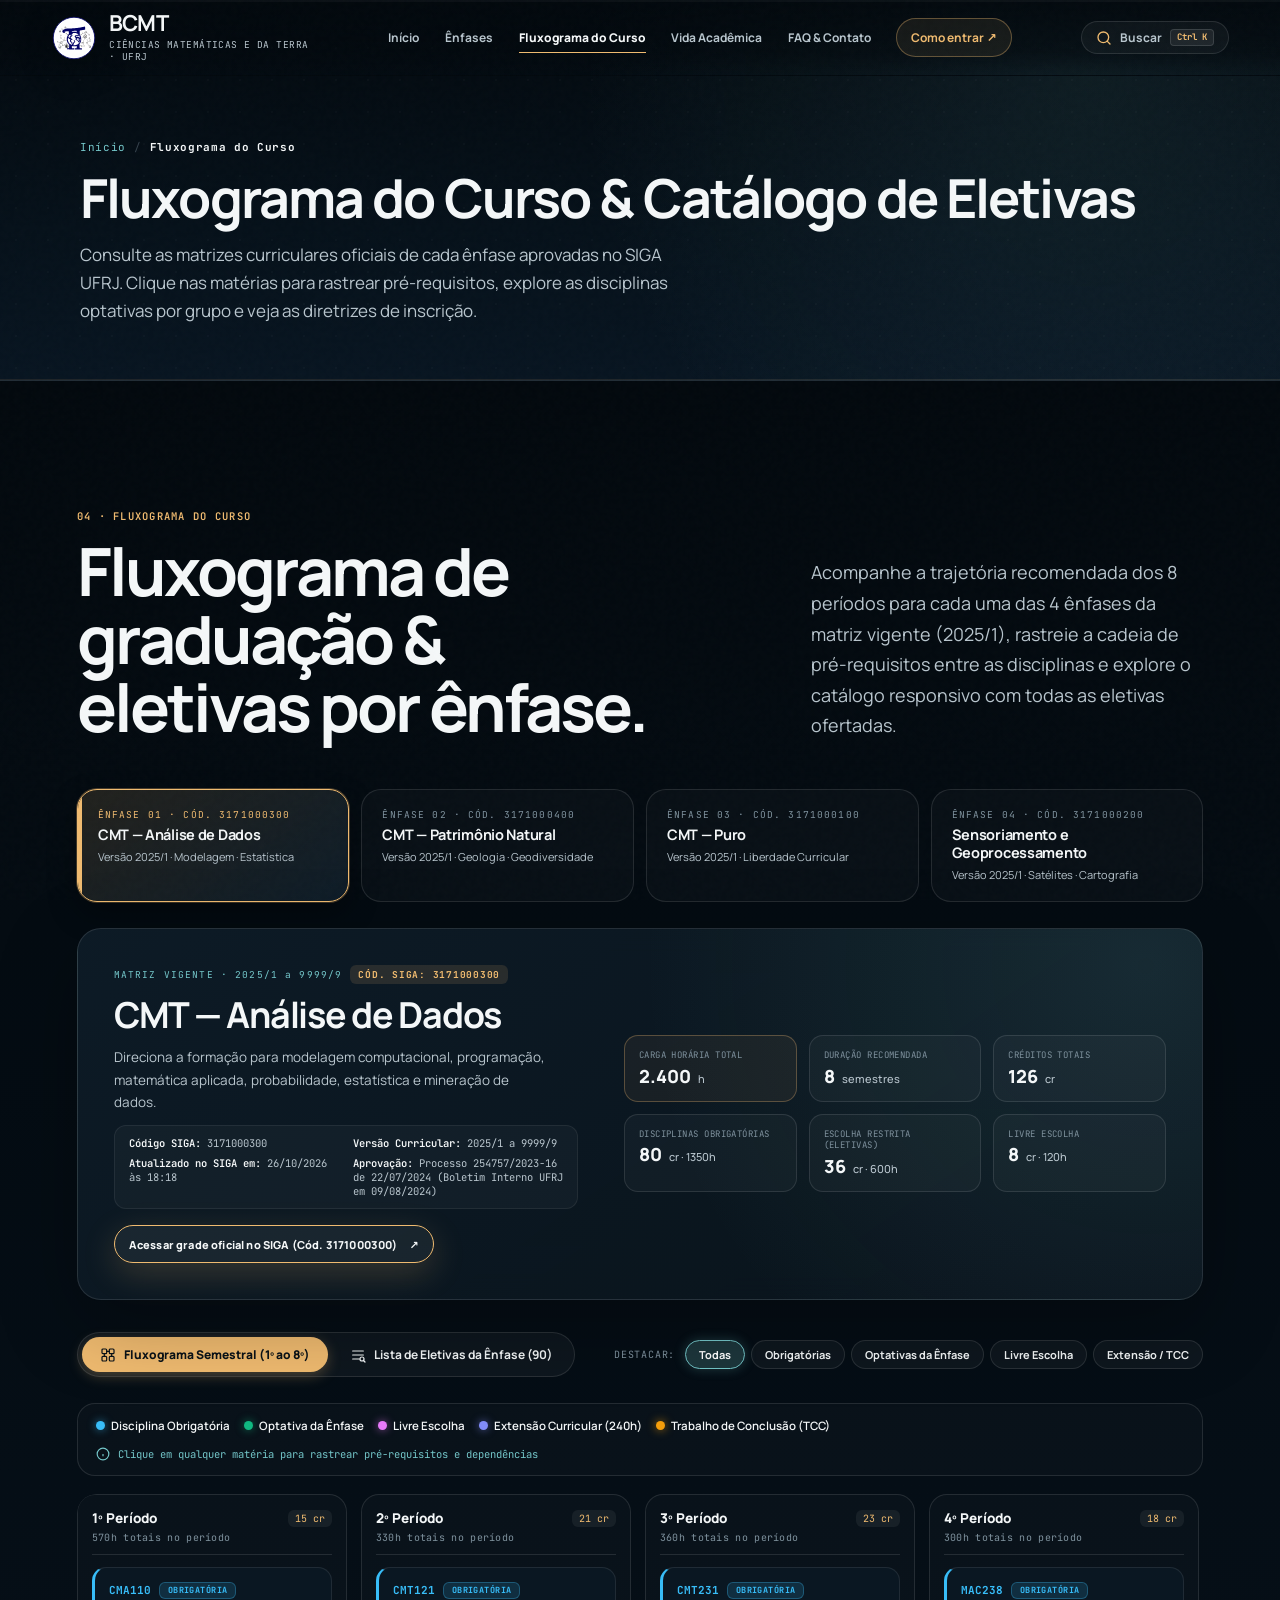
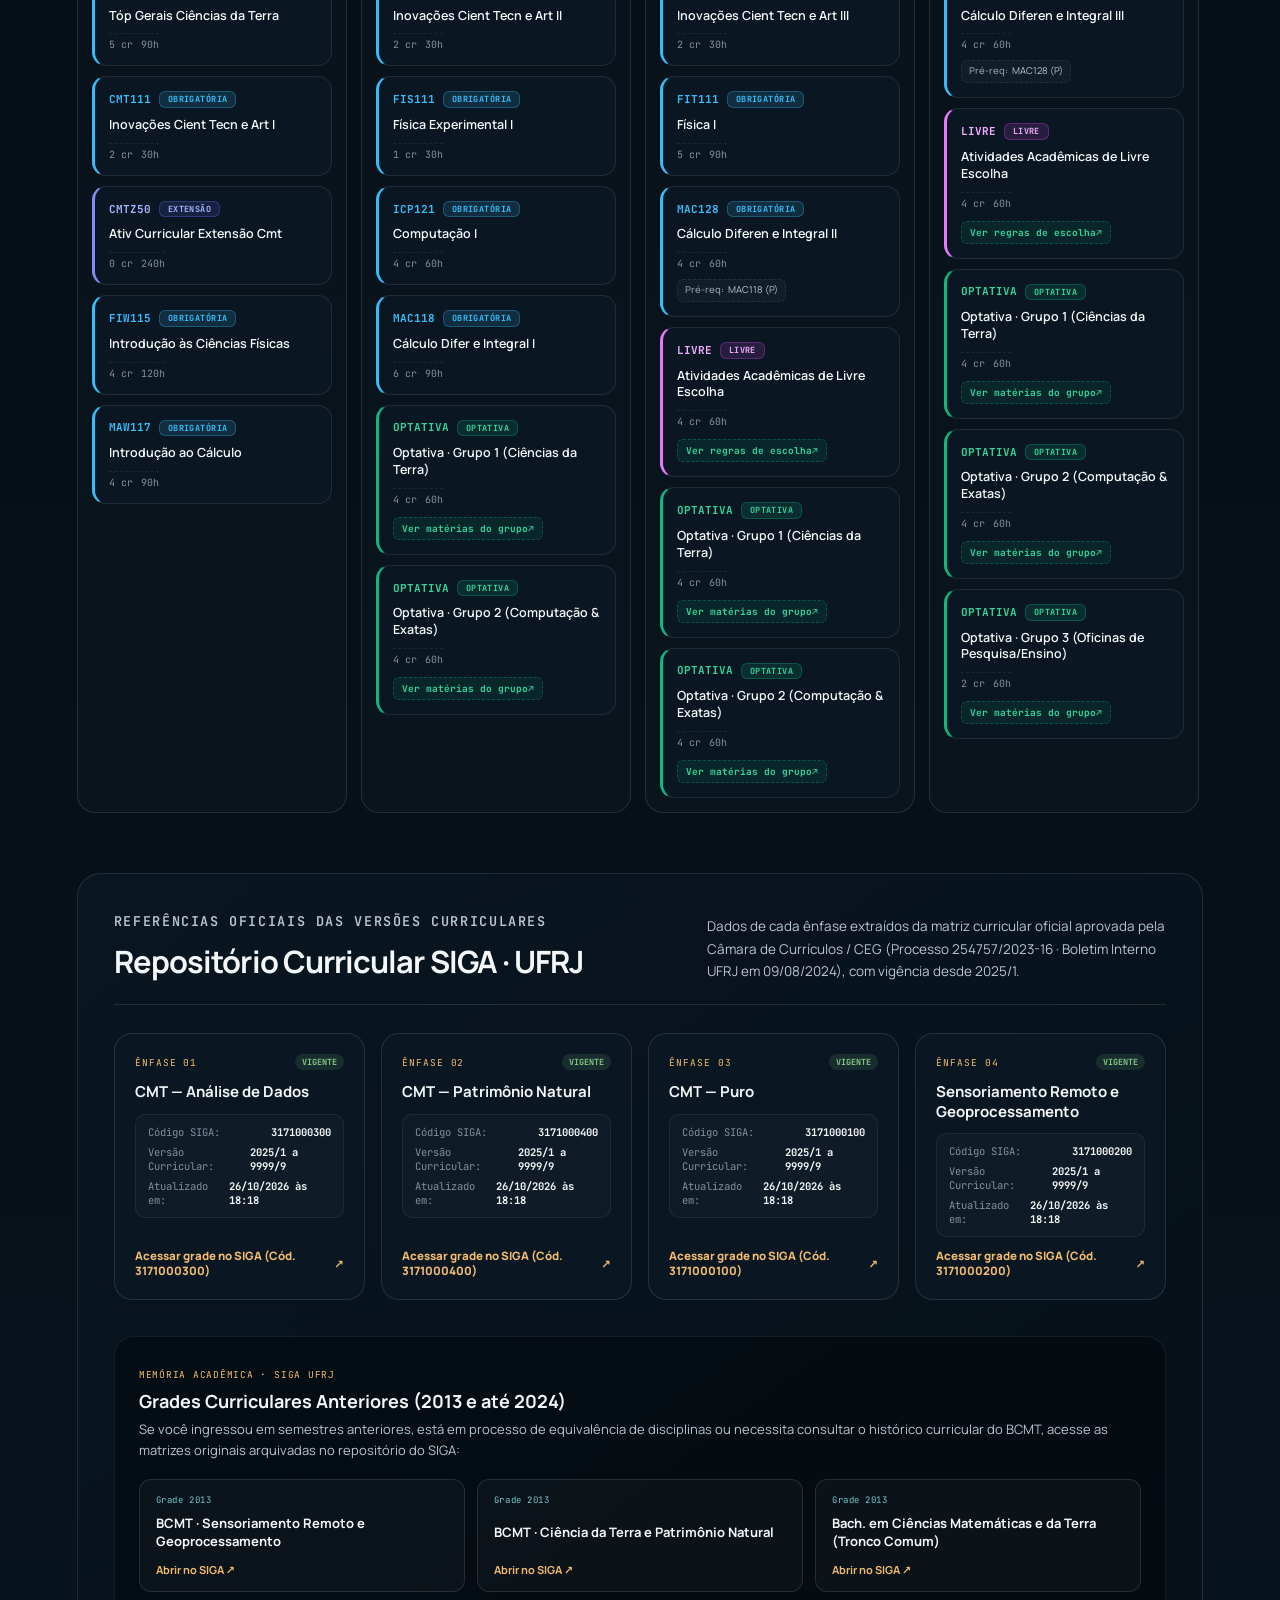
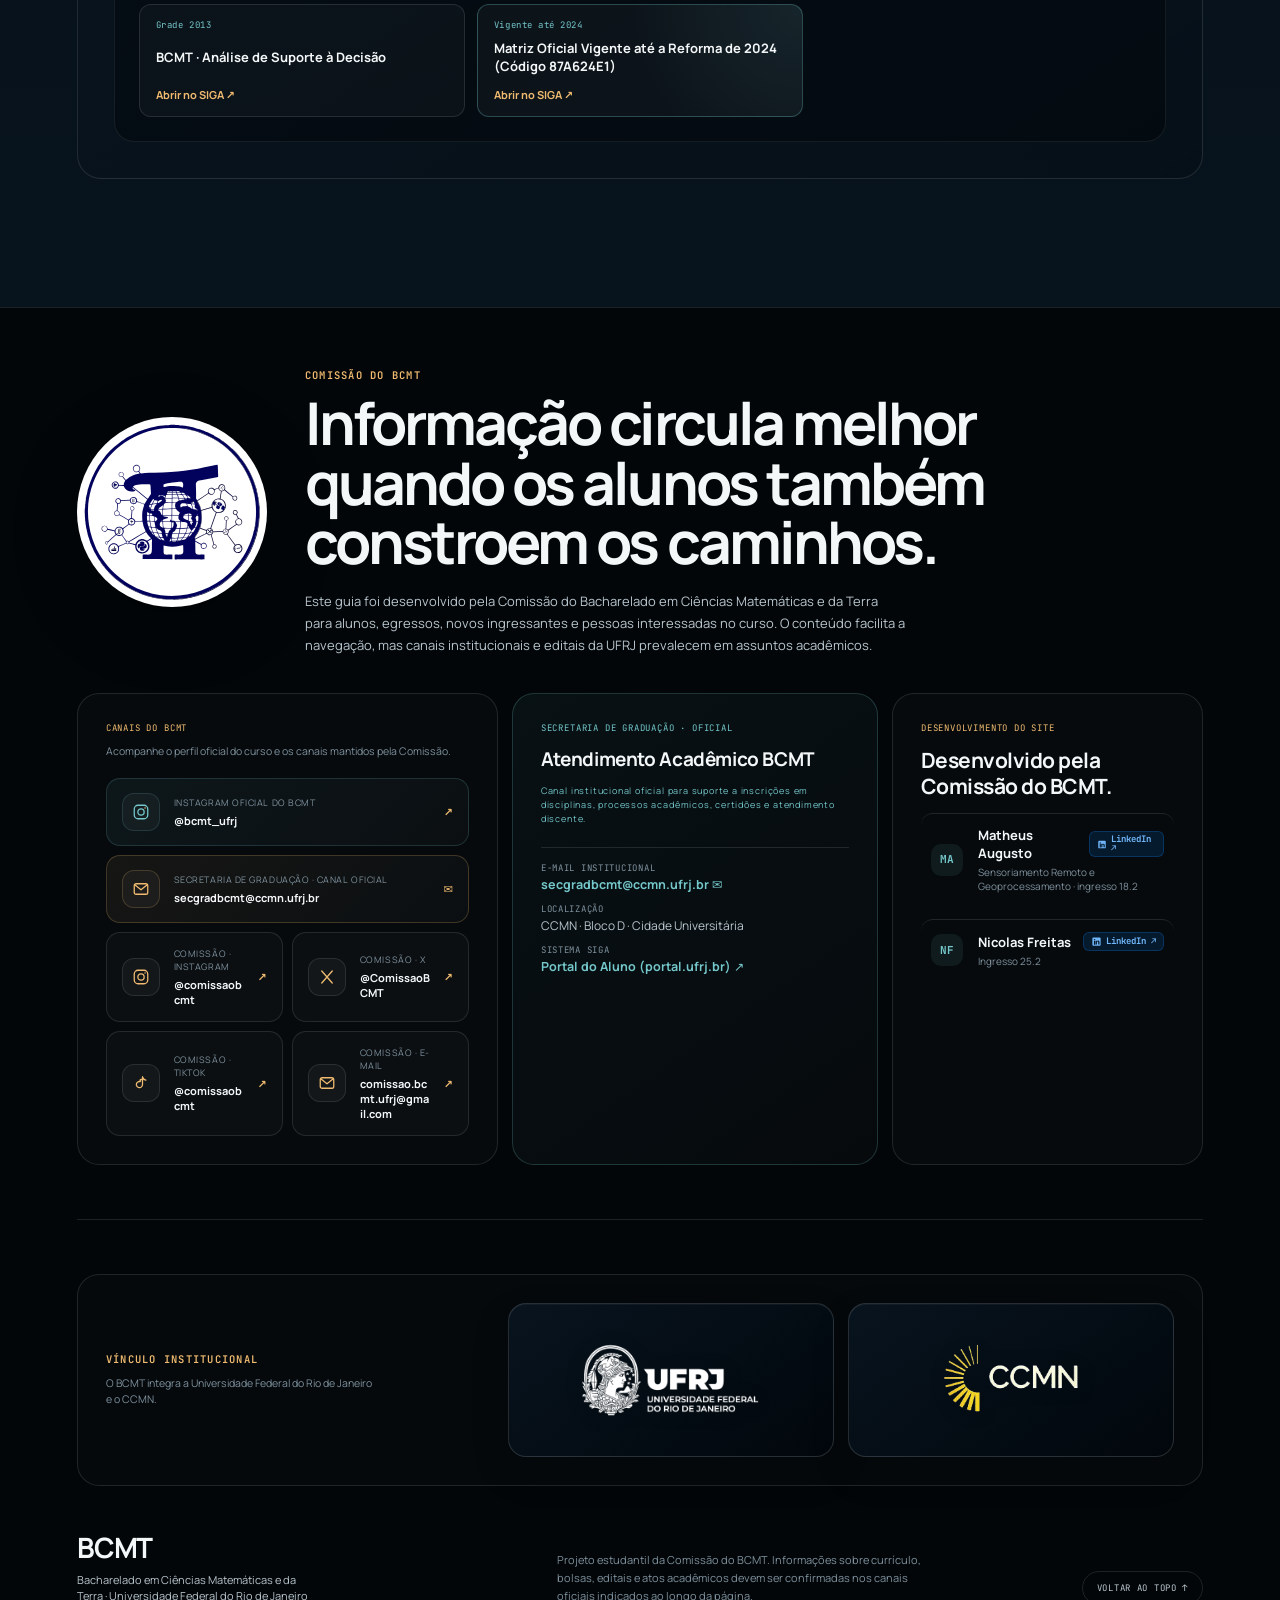
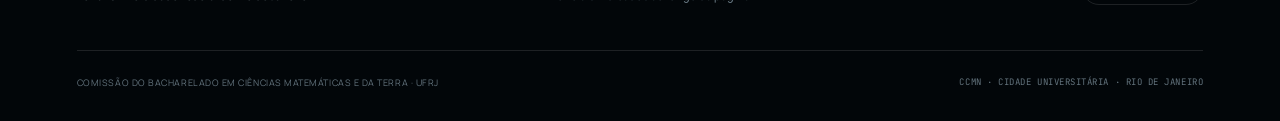
<file: fluxograma.html>
<!DOCTYPE html>
<html lang="pt-BR">
<head>
  <meta charset="UTF-8">
  <meta name="viewport" content="width=device-width, initial-scale=1.0">
  <meta name="description" content="Fluxograma interativo de graduação do BCMT UFRJ, catálogo de disciplinas eletivas por grupo formativo e orientações oficiais de inscrição no SIGA.">
  <meta name="theme-color" content="#071019">
  <meta property="og:title" content="BCMT UFRJ | Guia de alunos para alunos">
  <meta property="og:description" content="Conheça o Bacharelado em Ciências Matemáticas e da Terra, explore as ênfases e encontre atalhos para a vida acadêmica.">
  <meta property="og:type" content="website">
  <title>Fluxograma do Curso & Eletivas | BCMT UFRJ</title>
  <link rel="icon" href="favicon.svg" type="image/svg+xml">

  <link rel="preconnect" href="https://fonts.googleapis.com">
  <link rel="preconnect" href="https://fonts.gstatic.com" crossorigin>
  <link href="https://fonts.googleapis.com/css2?family=Manrope:wght@400;500;600;700;800&family=JetBrains+Mono:wght@400;500;600&display=swap" rel="stylesheet">
  <link rel="stylesheet" href="style.css">
</head>
<body>
  <a class="skip-link" href="#conteudo">Pular para o conteúdo</a>

  <div class="noise" aria-hidden="true"></div>
  <div class="progress" aria-hidden="true"><span id="progressBar"></span></div>

  <header class="site-header" id="siteHeader">
    <a class="brand" href="index.html" aria-label="BCMT UFRJ — início">
      <img class="brand-logo" src="assets/logo-bcmt.svg" alt="" width="48" height="48">
      <span class="brand-copy">
        <strong>BCMT</strong>
        <span>Ciências Matemáticas e da Terra · UFRJ</span>
      </span>
    </a>

    <nav class="links" id="navLinks" aria-label="Navegação principal">
      <a href="index.html" class="nav-link-item">Início</a>
      <a href="enfases.html" class="nav-link-item">Ênfases</a>
      <a href="fluxograma.html" class="nav-link-item is-active" aria-current="page">Fluxograma do Curso</a>
      <a href="vida-academica.html" class="nav-link-item">Vida Acadêmica</a>
      <a href="faq.html" class="nav-link-item">FAQ & Contato</a>
      <a class="nav-cta" href="https://www.acessograduacao.ufrj.br/" target="_blank" rel="noopener noreferrer">Como entrar <span aria-hidden="true">↗</span></a>
    </nav>

    <div class="header-actions">
      <button class="site-search-btn" id="siteSearchBtn" type="button" aria-label="Pesquisar no portal do BCMT (Ctrl+K)">
        <svg viewBox="0 0 24 24" width="16" height="16" aria-hidden="true" fill="none" stroke="currentColor" stroke-width="2" stroke-linecap="round" stroke-linejoin="round">
          <circle cx="11" cy="11" r="8"></circle>
          <line x1="21" y1="21" x2="16.65" y2="16.65"></line>
        </svg>
        <span class="search-btn-label">Buscar</span>
        <kbd class="search-kbd">Ctrl K</kbd>
      </button>

      <button class="menu-toggle" id="menuToggle" type="button" aria-expanded="false" aria-controls="navLinks" aria-label="Abrir menu">
      <span></span><span></span><span></span>
    </button>
    </div>
  </header>

  <main id="conteudo">


    <section class="subpage-hero" aria-labelledby="page-title">
      <div class="subpage-hero-inner reveal">
        <div class="breadcrumb mono">
          <a href="index.html">Início</a> <span>/</span> <strong>Fluxograma do Curso</strong>
        </div>
        <h1 id="page-title">Fluxograma do Curso & Catálogo de Eletivas</h1>
        <p>Consulte as matrizes curriculares oficiais de cada ênfase aprovadas no SIGA UFRJ. Clique nas matérias para rastrear pré-requisitos, explore as disciplinas optativas por grupo e veja as diretrizes de inscrição.</p>
      </div>
    </section>

<section class="flowchart-section section" id="fluxograma" aria-labelledby="flowchart-title">
      <div class="section-heading split-heading reveal">
        <div>
          <p class="eyebrow mono">04 · FLUXOGRAMA DO CURSO</p>
          <h2 id="flowchart-title">Fluxograma de graduação & eletivas por ênfase.</h2>
        </div>
        <p>Acompanhe a trajetória recomendada dos 8 períodos para cada uma das 4 ênfases da matriz vigente (2025/1), rastreie a cadeia de pré-requisitos entre as disciplinas e explore o catálogo responsivo com todas as eletivas ofertadas.</p>
      </div>

      <div class="flowchart-wrap reveal">
        <!-- Roster of tracks (Accessible Tablist) -->
        <div class="track-tabs" role="tablist" aria-label="Selecione a ênfase do BCMT">
          <button class="track-tab-btn is-active" id="tab-analise-dados" role="tab" aria-selected="true" aria-controls="track-panel" data-track-id="analise-dados" type="button">
            <span class="track-tab-num mono">ÊNFASE 01 · CÓD. 3171000300</span>
            <strong class="track-tab-title">CMT — Análise de Dados</strong>
            <span class="track-tab-meta">Versão 2025/1 · Modelagem · Estatística</span>
          </button>
          <button class="track-tab-btn" id="tab-patrimonio" role="tab" aria-selected="false" aria-controls="track-panel" data-track-id="patrimonio" type="button">
            <span class="track-tab-num mono">ÊNFASE 02 · CÓD. 3171000400</span>
            <strong class="track-tab-title">CMT — Patrimônio Natural</strong>
            <span class="track-tab-meta">Versão 2025/1 · Geologia · Geodiversidade</span>
          </button>
          <button class="track-tab-btn" id="tab-cmt-puro" role="tab" aria-selected="false" aria-controls="track-panel" data-track-id="cmt-puro" type="button">
            <span class="track-tab-num mono">ÊNFASE 03 · CÓD. 3171000100</span>
            <strong class="track-tab-title">CMT — Puro</strong>
            <span class="track-tab-meta">Versão 2025/1 · Liberdade Curricular</span>
          </button>
          <button class="track-tab-btn" id="tab-sensoriamento" role="tab" aria-selected="false" aria-controls="track-panel" data-track-id="sensoriamento" type="button">
            <span class="track-tab-num mono">ÊNFASE 04 · CÓD. 3171000200</span>
            <strong class="track-tab-title">Sensoriamento e Geoprocessamento</strong>
            <span class="track-tab-meta">Versão 2025/1 · Satélites · Cartografia</span>
          </button>
        </div>

        <!-- Track Summary & Curriculum Stats Panel -->
        <div class="track-summary-card" id="trackSummaryCard">
          <!-- Dynamically populated by JS based on selected track -->
        </div>

        <!-- Mode switcher: Fluxograma Semestral vs. Catálogo de Eletivas -->
        <div class="flowchart-controls-bar">
          <div class="flowchart-view-toggle" role="group" aria-label="Visualização do curso">
            <button class="view-toggle-btn is-active" id="btnViewFlowchart" type="button" aria-pressed="true">
              <svg viewBox="0 0 24 24" aria-hidden="true"><rect x="3" y="3" width="7" height="7" rx="1.5"/><rect x="14" y="3" width="7" height="7" rx="1.5"/><rect x="3" y="14" width="7" height="7" rx="1.5"/><rect x="14" y="14" width="7" height="7" rx="1.5"/><path d="M10 6.5h4M6.5 10v4M17.5 10v4"/></svg>
              <span>Fluxograma Semestral (1º ao 8º)</span>
            </button>
            <button class="view-toggle-btn" id="btnViewElectives" type="button" aria-pressed="false">
              <svg viewBox="0 0 24 24" aria-hidden="true"><path d="M4 6h16M4 12h16M4 18h10"/><circle cx="18" cy="18" r="3"/><path d="m20.2 20.2 2.3 2.3"/></svg>
              <span>Lista de Eletivas da Ênfase (90)</span>
            </button>
          </div>

          <!-- Quick category filter chips for Flowchart view -->
          <div class="flowchart-category-filters" id="flowchartCategoryFilters">
            <span class="category-filter-label mono">Destacar:</span>
            <button class="cat-chip is-active" data-cat="all" type="button">Todas</button>
            <button class="cat-chip" data-cat="obrigatoria" type="button">Obrigatórias</button>
            <button class="cat-chip" data-cat="optativa" type="button">Optativas da Ênfase</button>
            <button class="cat-chip" data-cat="livre" type="button">Livre Escolha</button>
            <button class="cat-chip" data-cat="suplementar" type="button">Extensão / TCC</button>
          </div>
        </div>

        <!-- Tabpanel Area -->
        <div class="track-panel-content" id="track-panel" role="tabpanel">
          <!-- 1. Flowchart View -->
          <div class="flowchart-view-area" id="flowchartViewArea">
            <div class="flowchart-legend">
              <div class="legend-badges">
                <span class="legend-badge badge-obrigatoria"><span class="badge-dot"></span> Disciplina Obrigatória</span>
                <span class="legend-badge badge-optativa"><span class="badge-dot"></span> Optativa da Ênfase</span>
                <span class="legend-badge badge-livre"><span class="badge-dot"></span> Livre Escolha</span>
                <span class="legend-badge badge-extensao"><span class="badge-dot"></span> Extensão Curricular (240h)</span>
                <span class="legend-badge badge-tcc"><span class="badge-dot"></span> Trabalho de Conclusão (TCC)</span>
              </div>
              <div class="flowchart-interaction-tip mono" id="flowchartTip">
                <svg viewBox="0 0 24 24" aria-hidden="true"><circle cx="12" cy="12" r="10"/><path d="M12 16v-4M12 8h.01"/></svg>
                <span>Clique em qualquer matéria para rastrear pré-requisitos e dependências</span>
                <button class="btn-clear-highlight" id="btnClearHighlight" type="button" hidden>Limpar destaque &times;</button>
              </div>
            </div>

            <!-- Flowchart grid containing 8 period columns -->
            <div class="flowchart-scroll-wrap" id="flowchartScrollWrap">
              <div class="flowchart-columns" id="flowchartColumns">
                <!-- Injected via JavaScript from CURRICULUM_DATA -->
              </div>
            </div>
          </div>

          <!-- 2. Responsive Electives Catalog View -->
          <div class="electives-view-area is-hidden" id="electivesViewArea">
            <div class="electives-banner">
              <div class="electives-banner-copy">
                <p class="eyebrow mono">FORMAÇÃO COMPLEMENTAR · ESCOLHA RESTRITA</p>
                <h3>Catálogo de disciplinas eletivas</h3>
                <p>Na matriz curricular vigente, o aluno deve integralizar <strong>36 créditos (600 horas)</strong> em disciplinas optativas de escolha restrita, distribuídas entre os três grupos científicos do curso.</p>
              </div>
              <div class="electives-banner-stats">
                <div><b>90</b><span>disciplinas no catálogo</span></div>
                <div><b>36 cr</b><span>exigência mínima</span></div>
                <div><b>600 h</b><span>carga horária de eletivas</span></div>
              </div>
            </div>

            <!-- Electives Toolbar -->
            <div class="electives-toolbar">
              <div class="electives-search-box">
                <svg class="search-svg" viewBox="0 0 24 24" aria-hidden="true"><circle cx="11" cy="11" r="7"/><path d="m20 20-3.5-3.5"/></svg>
                <input class="electives-search-field" id="electivesSearchInput" type="search" placeholder="Buscar por código, nome ou tema (ex: Python, Estatística, Clima, Geologia, SIG, Álgebra)..." aria-label="Buscar disciplinas eletivas">
                <button class="search-clear-action" id="searchClearAction" type="button" aria-label="Limpar campo de busca" hidden>&times;</button>
              </div>

              <div class="electives-filter-bar">
                <div class="electives-group-filter" id="electivesGroupFilter" role="radiogroup" aria-label="Filtrar por grupo">
                  <button class="group-btn is-active" data-group="all" type="button" role="radio" aria-checked="true">
                    Todos os grupos <span class="chip-total mono">90</span>
                  </button>
                  <button class="group-btn" data-group="Grupo 1" type="button" role="radio" aria-checked="false">
                    Grupo 1 · Ciências da Terra <span class="chip-total mono">51</span>
                  </button>
                  <button class="group-btn" data-group="Grupo 2" type="button" role="radio" aria-checked="false">
                    Grupo 2 · Computação & Exatas <span class="chip-total mono">33</span>
                  </button>
                  <button class="group-btn" data-group="Grupo 3" type="button" role="radio" aria-checked="false">
                    Grupo 3 · Oficinas <span class="chip-total mono">6</span>
                  </button>
                </div>

                <div class="electives-sort-box">
                  <label for="electivesSortSelect" class="mono">Ordenar por:</label>
                  <select id="electivesSortSelect" class="electives-sort-field">
                    <option value="code-asc">Código (A–Z)</option>
                    <option value="name-asc">Nome (A–Z)</option>
                    <option value="credits-desc">Créditos (Maior)</option>
                    <option value="hours-desc">Carga Horária (Maior)</option>
                  </select>
                </div>
              </div>

              <div class="electives-feedback-bar">
                <span class="mono feedback-counter" id="electivesCountDisplay">Mostrando 90 disciplinas</span>
                <span class="feedback-group-desc" id="electivesGroupDesc">Exibindo todas as disciplinas eletivas dos 3 grupos formativos.</span>
              </div>
            </div>

            <!-- Electives Responsive Cards Grid -->
            <div class="electives-cards-grid" id="electivesCardsGrid">
              <!-- Injected via JavaScript from CURRICULUM_DATA -->
            </div>
          </div>
        </div>

        <!-- Curriculum Versions & Reference Table -->
        <div class="curriculum-reference-box">
          <div class="curriculum-reference-header">
            <div>
              <p class="eyebrow mono">REFERÊNCIAS OFICIAIS DAS VERSÕES CURRICULARES</p>
              <h3>Repositório Curricular SIGA · UFRJ</h3>
            </div>
            <p>Dados de cada ênfase extraídos da matriz curricular oficial aprovada pela Câmara de Currículos / CEG (Processo 254757/2023-16 · Boletim Interno UFRJ em 09/08/2024), com vigência desde 2025/1.</p>
          </div>

          <div class="curriculum-reference-grid">
            <div class="ref-card">
              <div class="ref-card-header">
                <span class="mono ref-num">ÊNFASE 01</span>
                <span class="ref-status-pill mono">Vigente</span>
              </div>
              <h4>CMT — Análise de Dados</h4>
              <dl class="ref-details-list mono">
                <div><dt>Código SIGA:</dt><dd>3171000300</dd></div>
                <div><dt>Versão Curricular:</dt><dd>2025/1 a 9999/9</dd></div>
                <div><dt>Atualizado em:</dt><dd>26/10/2026 às 18:18</dd></div>
              </dl>
              <a class="ref-link" href="https://www.siga.ufrj.br/sira/temas/zire/frameConsultas.jsp?mainPage=/repositorio-curriculo/904EE857-0A2A-1E16-7AFB-56A8429DD367.html" target="_blank" rel="noopener noreferrer">
                Acessar grade no SIGA (Cód. 3171000300) <span aria-hidden="true">↗</span>
              </a>
            </div>

            <div class="ref-card">
              <div class="ref-card-header">
                <span class="mono ref-num">ÊNFASE 02</span>
                <span class="ref-status-pill mono">Vigente</span>
              </div>
              <h4>CMT — Patrimônio Natural</h4>
              <dl class="ref-details-list mono">
                <div><dt>Código SIGA:</dt><dd>3171000400</dd></div>
                <div><dt>Versão Curricular:</dt><dd>2025/1 a 9999/9</dd></div>
                <div><dt>Atualizado em:</dt><dd>26/10/2026 às 18:18</dd></div>
              </dl>
              <a class="ref-link" href="https://www.siga.ufrj.br/sira/temas/zire/frameConsultas.jsp?mainPage=/repositorio-curriculo/904F1AB5-0A2A-1E16-7AFB-56A8EFCE8768.html" target="_blank" rel="noopener noreferrer">
                Acessar grade no SIGA (Cód. 3171000400) <span aria-hidden="true">↗</span>
              </a>
            </div>

            <div class="ref-card">
              <div class="ref-card-header">
                <span class="mono ref-num">ÊNFASE 03</span>
                <span class="ref-status-pill mono">Vigente</span>
              </div>
              <h4>CMT — Puro</h4>
              <dl class="ref-details-list mono">
                <div><dt>Código SIGA:</dt><dd>3171000100</dd></div>
                <div><dt>Versão Curricular:</dt><dd>2025/1 a 9999/9</dd></div>
                <div><dt>Atualizado em:</dt><dd>26/10/2026 às 18:18</dd></div>
              </dl>
              <a class="ref-link" href="https://www.siga.ufrj.br/sira/temas/zire/frameConsultas.jsp?mainPage=/repositorio-curriculo/904D6A81-0A2A-1E16-7AFB-56A84181ADB1.html" target="_blank" rel="noopener noreferrer">
                Acessar grade no SIGA (Cód. 3171000100) <span aria-hidden="true">↗</span>
              </a>
            </div>

            <div class="ref-card">
              <div class="ref-card-header">
                <span class="mono ref-num">ÊNFASE 04</span>
                <span class="ref-status-pill mono">Vigente</span>
              </div>
              <h4>Sensoriamento Remoto e Geoprocessamento</h4>
              <dl class="ref-details-list mono">
                <div><dt>Código SIGA:</dt><dd>3171000200</dd></div>
                <div><dt>Versão Curricular:</dt><dd>2025/1 a 9999/9</dd></div>
                <div><dt>Atualizado em:</dt><dd>26/10/2026 às 18:18</dd></div>
              </dl>
              <a class="ref-link" href="https://www.siga.ufrj.br/sira/temas/zire/frameConsultas.jsp?mainPage=/repositorio-curriculo/904E7D7F-0A2A-1E16-7AFB-56A8A2715768.html" target="_blank" rel="noopener noreferrer">
                Acessar grade no SIGA (Cód. 3171000200) <span aria-hidden="true">↗</span>
              </a>
            </div>
          </div>

          <!-- Repositório de Matrizes Anteriores (2013 a 2024) -->
          <div class="archive-matrices-box reveal" id="grades-antigas" style="margin-top: 36px;">
            <div class="archive-matrices-head">
              <span class="mono archive-badge">MEMÓRIA ACADÊMICA · SIGA UFRJ</span>
              <h4>Grades Curriculares Anteriores (2013 e até 2024)</h4>
              <p>Se você ingressou em semestres anteriores, está em processo de equivalência de disciplinas ou necessita consultar o histórico curricular do BCMT, acesse as matrizes originais arquivadas no repositório do SIGA:</p>
            </div>
            <div class="archive-matrices-links">
              <a class="archive-matrix-item" href="https://www.siga.ufrj.br/sira/temas/zire/frameConsultas.jsp?mainPage=/repositorio-curriculo/8C6F8779-92A4-F79B-6A3A-191E134B06CD.html" target="_blank" rel="noopener noreferrer">
                <span class="archive-matrix-year mono">Grade 2013</span>
                <strong>BCMT · Sensoriamento Remoto e Geoprocessamento</strong>
                <span class="archive-matrix-action">Abrir no SIGA ↗</span>
              </a>
              <a class="archive-matrix-item" href="https://www.siga.ufrj.br/sira/temas/zire/frameConsultas.jsp?mainPage=/repositorio-curriculo/F04BDFF5-92A4-F79A-5A68-EF48B3805A33.html" target="_blank" rel="noopener noreferrer">
                <span class="archive-matrix-year mono">Grade 2013</span>
                <strong>BCMT · Ciência da Terra e Patrimônio Natural</strong>
                <span class="archive-matrix-action">Abrir no SIGA ↗</span>
              </a>
              <a class="archive-matrix-item" href="https://www.siga.ufrj.br/sira/temas/zire/frameConsultas.jsp?mainPage=/repositorio-curriculo/966ACE92-92A4-F79B-6A3A-191E8401D3BC.html" target="_blank" rel="noopener noreferrer">
                <span class="archive-matrix-year mono">Grade 2013</span>
                <strong>Bach. em Ciências Matemáticas e da Terra (Tronco Comum)</strong>
                <span class="archive-matrix-action">Abrir no SIGA ↗</span>
              </a>
              <a class="archive-matrix-item" href="https://www.siga.ufrj.br/sira/temas/zire/frameConsultas.jsp?mainPage=/repositorio-curriculo/91D11513-92A4-F799-1817-75D69383A7B9.html" target="_blank" rel="noopener noreferrer">
                <span class="archive-matrix-year mono">Grade 2013</span>
                <strong>BCMT · Análise de Suporte à Decisão</strong>
                <span class="archive-matrix-action">Abrir no SIGA ↗</span>
              </a>
              <a class="archive-matrix-item archive-matrix-featured" href="https://siga.ufrj.br/sira/repositorio-curriculo/87A624E1-92A4-F79C-7B01-33C2898BEF7C.html" target="_blank" rel="noopener noreferrer">
                <span class="archive-matrix-year mono">Vigente até 2024</span>
                <strong>Matriz Oficial Vigente até a Reforma de 2024 (Código 87A624E1)</strong>
                <span class="archive-matrix-action">Abrir no SIGA ↗</span>
              </a>
            </div>
          </div>
        </div>

        <!-- Modal / Dialog for Detailed Course Information -->
        <dialog class="course-modal" id="courseModal" aria-labelledby="modalCourseTitle">
          <div class="course-modal-box">
            <button class="course-modal-close" id="courseModalClose" type="button" aria-label="Fechar detalhes da disciplina">&times;</button>
            <div class="course-modal-header" id="modalHeader">
              <h3 id="modalCourseTitle" class="sr-only">Detalhes da Disciplina</h3>
              <!-- Dynamically populated -->
            </div>
            <div class="course-modal-body" id="modalBody">
              <!-- Dynamically populated -->
            </div>
          </div>
        </dialog>
      </div>
    </section>

    <!-- Modal de Pesquisa Global no Site -->
  <dialog class="site-search-modal" id="siteSearchModal" aria-label="Pesquisa global no portal do BCMT">
    <div class="site-search-box">
      <div class="site-search-top">
        <div class="site-search-field">
          <svg class="search-field-icon" viewBox="0 0 24 24" width="18" height="18" aria-hidden="true" fill="none" stroke="currentColor" stroke-width="2" stroke-linecap="round" stroke-linejoin="round">
            <circle cx="11" cy="11" r="8"></circle>
            <line x1="21" y1="21" x2="16.65" y2="16.65"></line>
          </svg>
          <input type="search" id="siteSearchInput" class="site-search-input" placeholder="Buscar no BCMT (ex: estágio, RU, ênfases, TCC, SIGA, cálculo)..." autocomplete="off" spellcheck="false">
          <button type="button" id="siteSearchClear" class="site-search-clear" aria-label="Limpar texto da busca" style="display: none;">&times;</button>
        </div>
        <button type="button" id="siteSearchClose" class="site-search-close" aria-label="Fechar busca">ESC</button>
      </div>

      <div class="site-search-filters" id="searchFilterChips">
        <button type="button" class="search-chip is-active" data-filter="all">Tudo</button>
        <button type="button" class="search-chip" data-filter="curso">O Curso</button>
        <button type="button" class="search-chip" data-filter="enfases">Ênfases</button>
        <button type="button" class="search-chip" data-filter="grade">Grade & Matérias</button>
        <button type="button" class="search-chip" data-filter="vida">Vida Acadêmica</button>
        <button type="button" class="search-chip" data-filter="faq">FAQ & Secretaria</button>
      </div>

      <div class="site-search-body">
        <div class="site-search-results" id="siteSearchResults" role="listbox" aria-label="Resultados da pesquisa">
          <!-- Populado dinamicamente via JS -->
        </div>
      </div>

      <div class="site-search-footer">
        <div class="search-footer-hint">
          <span><kbd>↑</kbd><kbd>↓</kbd> Navegar</span>
          <span><kbd>Enter</kbd> Selecionar</span>
          <span><kbd>ESC</kbd> Fechar</span>
        </div>
        <span class="search-results-counter" id="searchResultsCounter">Busca rápida do portal</span>
      </div>
    </div>
  </dialog>

  </main>

<footer id="comissao">
    <div class="commission-footer">
      <div class="commission-identity">
        <img src="assets/logo-bcmt-completo.svg" alt="Logo da Comissão do BCMT" width="190" height="190" loading="lazy">
        <div>
          <p class="eyebrow mono">COMISSÃO DO BCMT</p>
          <h2>Informação circula melhor quando os alunos também constroem os caminhos.</h2>
          <p>Este guia foi desenvolvido pela Comissão do Bacharelado em Ciências Matemáticas e da Terra para alunos, egressos, novos ingressantes e pessoas interessadas no curso. O conteúdo facilita a navegação, mas canais institucionais e editais da UFRJ prevalecem em assuntos acadêmicos.</p>
        </div>
      </div>

      <div class="commission-grid">
        <div class="social-card">
          <p class="mono">CANAIS DO BCMT</p>
          <span class="social-description">Acompanhe o perfil oficial do curso e os canais mantidos pela Comissão.</span>
          <div class="social-links">
            <a class="official-course-social" href="https://www.instagram.com/bcmt_ufrj/" target="_blank" rel="noopener noreferrer" aria-label="Instagram oficial do BCMT, @bcmt_ufrj">
              <svg class="social-icon" viewBox="0 0 24 24" aria-hidden="true"><rect x="3" y="3" width="18" height="18" rx="5"/><circle cx="12" cy="12" r="4.2"/><circle cx="17.4" cy="6.7" r="1" class="social-fill"/></svg>
              <div><span>Instagram oficial do BCMT</span><b>@bcmt_ufrj</b></div><strong>↗</strong>
            </a>
            <a class="official-course-social sec-course-social" href="mailto:secgradbcmt@ccmn.ufrj.br" aria-label="E-mail oficial da Secretaria de Graduação do BCMT">
              <svg class="social-icon" viewBox="0 0 24 24" aria-hidden="true"><rect x="3" y="5" width="18" height="14" rx="2.5"/><path d="m4.5 7 7.5 6 7.5-6"/></svg>
              <div><span>Secretaria de Graduação · Canal Oficial</span><b>secgradbcmt@ccmn.ufrj.br</b></div><strong>✉</strong>
            </a>
            <a href="https://instagram.com/comissaobcmt" target="_blank" rel="noopener noreferrer" aria-label="Instagram da Comissão do BCMT, @comissaobcmt">
              <svg class="social-icon" viewBox="0 0 24 24" aria-hidden="true"><rect x="3" y="3" width="18" height="18" rx="5"/><circle cx="12" cy="12" r="4.2"/><circle cx="17.4" cy="6.7" r="1" class="social-fill"/></svg>
              <div><span>Comissão · Instagram</span><b>@comissaobcmt</b></div><strong>↗</strong>
            </a>
            <a href="https://x.com/ComissaoBCMT" target="_blank" rel="noopener noreferrer" aria-label="X da Comissão do BCMT, @ComissaoBCMT">
              <svg class="social-icon social-icon-x" viewBox="0 0 24 24" aria-hidden="true"><path d="M5 4l14 16M19 4 5 20"/></svg>
              <div><span>Comissão · X</span><b>@ComissaoBCMT</b></div><strong>↗</strong>
            </a>
            <a href="https://tiktok.com/@comissaobcmt" target="_blank" rel="noopener noreferrer" aria-label="TikTok da Comissão do BCMT, @comissaobcmt">
              <svg class="social-icon" viewBox="0 0 24 24" aria-hidden="true"><path d="M14 4v10.1a4.1 4.1 0 1 1-3-3.94V7.6a6.8 6.8 0 0 0 3-.7V4Z"/><path d="M14 4c.55 2.35 2.05 3.75 4.5 4.2"/></svg>
              <div><span>Comissão · TikTok</span><b>@comissaobcmt</b></div><strong>↗</strong>
            </a>
            <a href="mailto:comissao.bcmt.ufrj@gmail.com" aria-label="E-mail da Comissão do BCMT">
              <svg class="social-icon" viewBox="0 0 24 24" aria-hidden="true"><rect x="3" y="5" width="18" height="14" rx="2.5"/><path d="m4.5 7 7.5 6 7.5-6"/></svg>
              <div><span>Comissão · E-mail</span><b>comissao.bcmt.ufrj@gmail.com</b></div><strong>↗</strong>
            </a>
          </div>
        </div>

        <div class="secgrad-card">
          <p class="mono">SECRETARIA DE GRADUAÇÃO · OFICIAL</p>
          <h3>Atendimento Acadêmico BCMT</h3>
          <p class="secgrad-description">Canal institucional oficial para suporte a inscrições em disciplinas, processos acadêmicos, certidões e atendimento discente.</p>
          <div class="secgrad-details">
            <div class="secgrad-item">
              <span class="mono">E-MAIL INSTITUCIONAL</span>
              <a href="mailto:secgradbcmt@ccmn.ufrj.br"><b>secgradbcmt@ccmn.ufrj.br</b> ✉</a>
            </div>
            <div class="secgrad-item">
              <span class="mono">LOCALIZAÇÃO</span>
              <span>CCMN · Bloco D · Cidade Universitária</span>
            </div>
            <div class="secgrad-item">
              <span class="mono">SISTEMA SIGA</span>
              <a href="https://portal.ufrj.br/" target="_blank" rel="noopener noreferrer"><b>Portal do Aluno (portal.ufrj.br)</b> ↗</a>
            </div>
          </div>
        </div>

        <div class="credits-card" id="creditos">
          <p class="mono">DESENVOLVIMENTO DO SITE</p>
          <h3>Desenvolvido pela Comissão do BCMT.</h3>
          <a class="student-credit" href="https://www.linkedin.com/in/mattaugustt/" target="_blank" rel="noopener noreferrer" aria-label="Perfil no LinkedIn de Matheus Augusto (abre em nova aba)">
            <span>MA</span>
            <div>
              <div class="student-credit-header">
                <b>Matheus Augusto</b>
                <span class="credit-linkedin-badge">
                  <svg viewBox="0 0 24 24" width="11" height="11" fill="currentColor" aria-hidden="true"><path d="M19 3a2 2 0 0 1 2 2v14a2 2 0 0 1-2 2H5a2 2 0 0 1-2-2V5a2 2 0 0 1 2-2h14m-.5 15.5v-5.3a3.26 3.26 0 0 0-3.26-3.26c-.85 0-1.84.52-2.28 1.3v-1.11h-2.79v8.37h2.79v-4.93c0-.77.62-1.4 1.39-1.4a1.4 1.4 0 0 1 1.4 1.4v4.93h2.75M6.46 10.9v8.37H9.2V10.9H6.46M7.83 6.64a1.64 1.64 0 1 0 0 3.28 1.64 1.64 0 0 0 0-3.28Z"/></svg>
                  LinkedIn ↗
                </span>
              </div>
              <small>Sensoriamento Remoto e Geoprocessamento · ingresso 18.2</small>
            </div>
          </a>
          <a class="student-credit" href="https://www.linkedin.com/in/freitasnicolass/" target="_blank" rel="noopener noreferrer" aria-label="Perfil no LinkedIn de Nicolas Freitas (abre em nova aba)">
            <span>NF</span>
            <div>
              <div class="student-credit-header">
                <b>Nicolas Freitas</b>
                <span class="credit-linkedin-badge">
                  <svg viewBox="0 0 24 24" width="11" height="11" fill="currentColor" aria-hidden="true"><path d="M19 3a2 2 0 0 1 2 2v14a2 2 0 0 1-2 2H5a2 2 0 0 1-2-2V5a2 2 0 0 1 2-2h14m-.5 15.5v-5.3a3.26 3.26 0 0 0-3.26-3.26c-.85 0-1.84.52-2.28 1.3v-1.11h-2.79v8.37h2.79v-4.93c0-.77.62-1.4 1.39-1.4a1.4 1.4 0 0 1 1.4 1.4v4.93h2.75M6.46 10.9v8.37H9.2V10.9H6.46M7.83 6.64a1.64 1.64 0 1 0 0 3.28 1.64 1.64 0 0 0 0-3.28Z"/></svg>
                  LinkedIn ↗
                </span>
              </div>
              <small>Ingresso 25.2</small>
            </div>
          </a>
        </div>
      </div>
    </div>

    <div class="institutional-strip" aria-label="Identidade institucional">
      <div class="institutional-strip-copy">
        <p class="eyebrow mono">VÍNCULO INSTITUCIONAL</p>
        <span>O BCMT integra a Universidade Federal do Rio de Janeiro e o CCMN.</span>
      </div>
      <div class="institutional-logos">
        <a class="institutional-logo-card ufrj-logo-card" href="https://ufrj.br/" target="_blank" rel="noopener noreferrer" aria-label="Portal oficial da Universidade Federal do Rio de Janeiro — UFRJ (abre em nova aba)">
          <img src="assets/ufrj-logo.png" alt="Logo da Universidade Federal do Rio de Janeiro — UFRJ" loading="lazy">
        </a>
        <a class="institutional-logo-card ccmn-logo-card" href="https://ccmn.ufrj.br/" target="_blank" rel="noopener noreferrer" aria-label="Portal oficial do Centro de Ciências Matemáticas e da Natureza — CCMN UFRJ (abre em nova aba)">
          <img src="assets/logo-ccmn-transparent.png" alt="Logo do CCMN — UFRJ" loading="lazy">
        </a>
      </div>
    </div>

    <div class="footer-main">
      <a class="footer-brand" href="index.html"><b>BCMT</b><span>Bacharelado em Ciências Matemáticas e da Terra · Universidade Federal do Rio de Janeiro</span></a>
      <p>Projeto estudantil da Comissão do BCMT. Informações sobre currículo, bolsas, editais e atos acadêmicos devem ser confirmadas nos canais oficiais indicados ao longo da página.</p>
      <a class="back-top mono" href="index.html">voltar ao topo ↑</a>
    </div>
    <div class="footer-bottom">
      <span>Comissão do Bacharelado em Ciências Matemáticas e da Terra · UFRJ</span>
      <span class="mono">CCMN · Cidade Universitária · Rio de Janeiro</span>
    </div>
  </footer>

  <script src="curriculum-data.js"></script>
  <script src="script.js"></script>
</body>
</html>
</file>
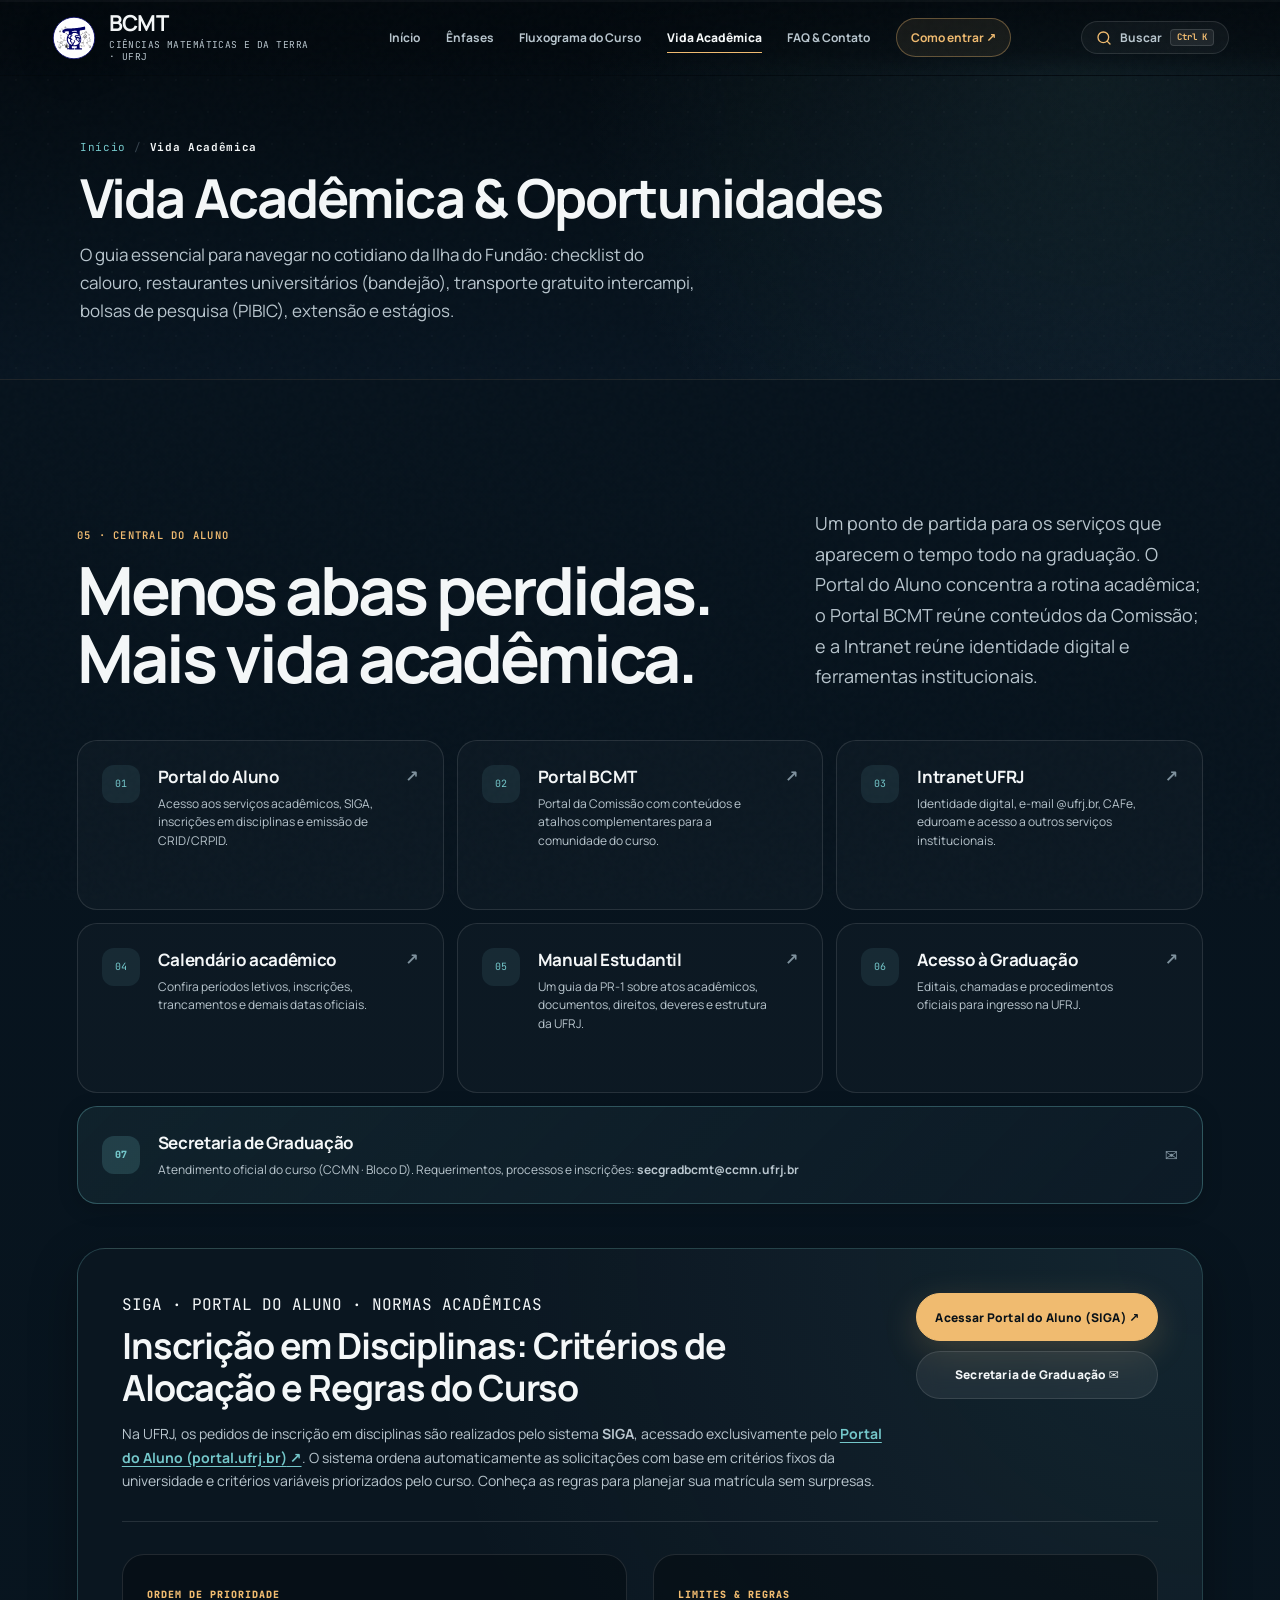
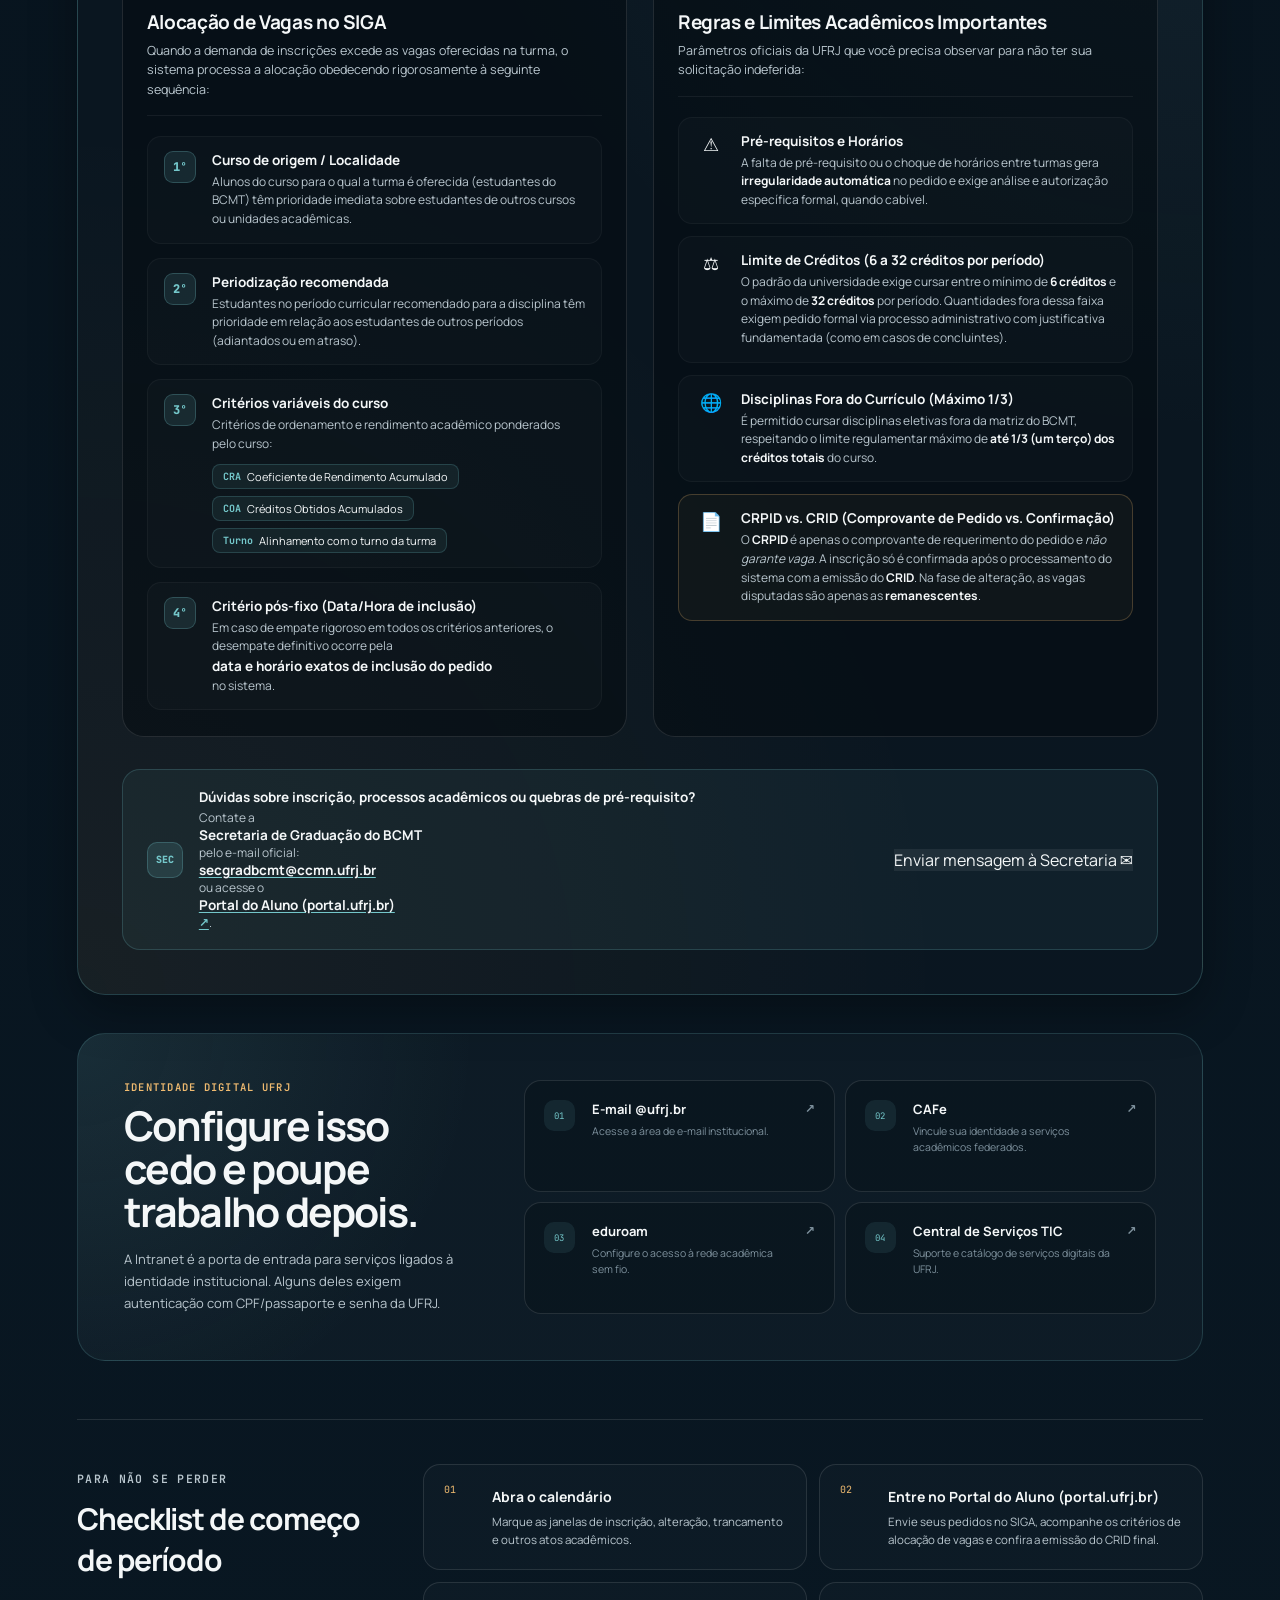
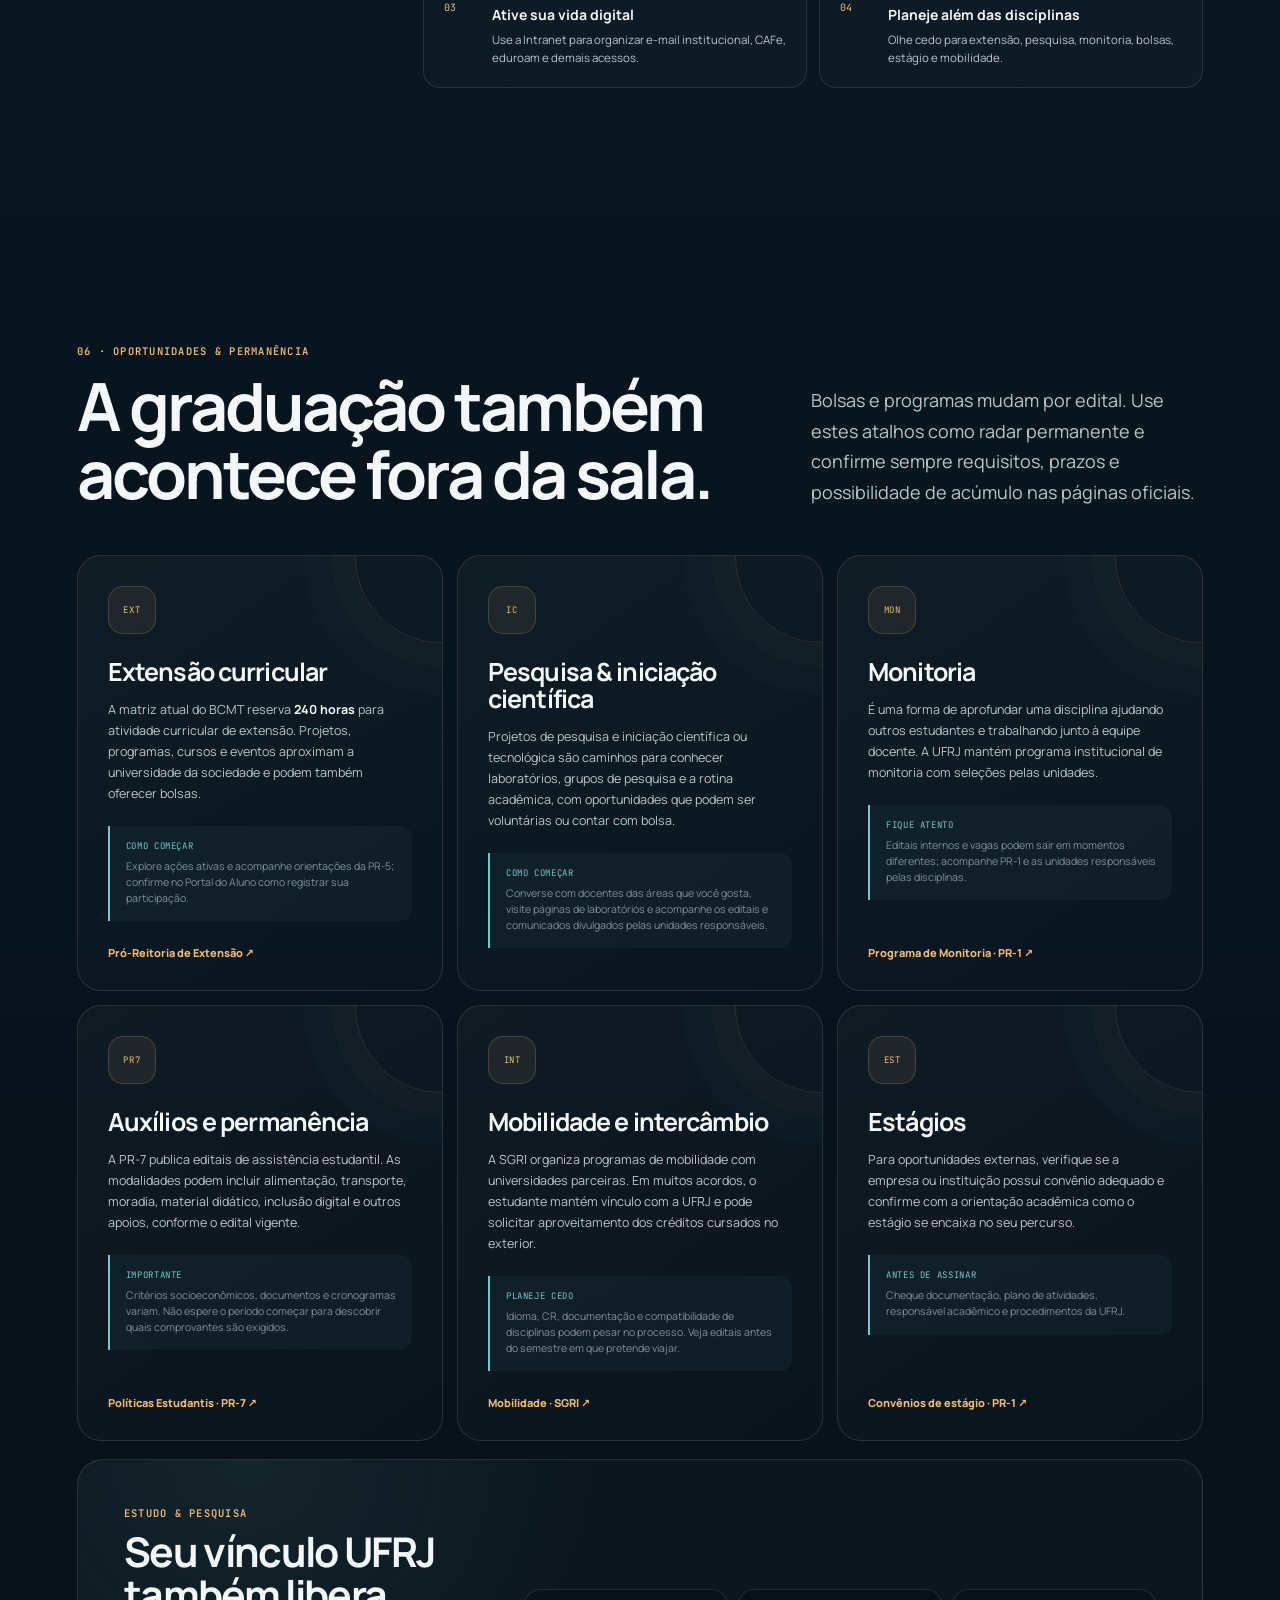
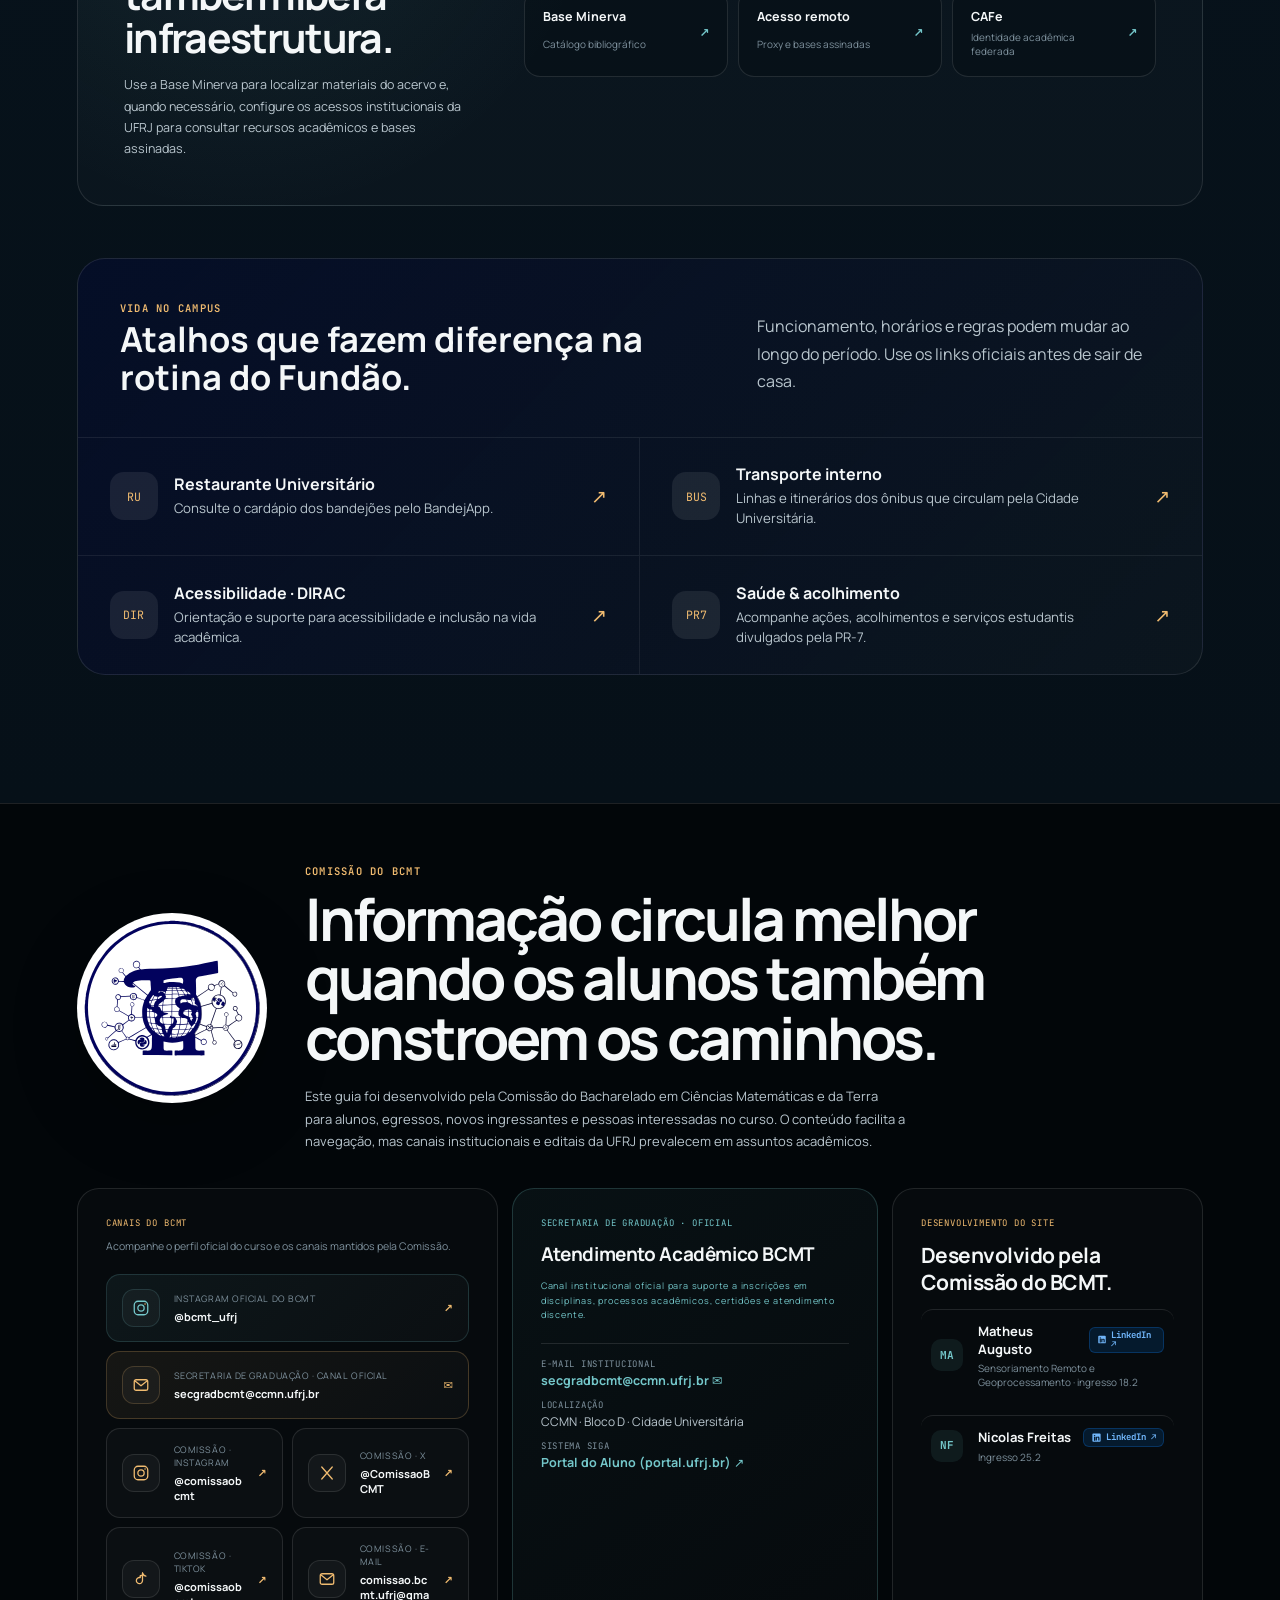
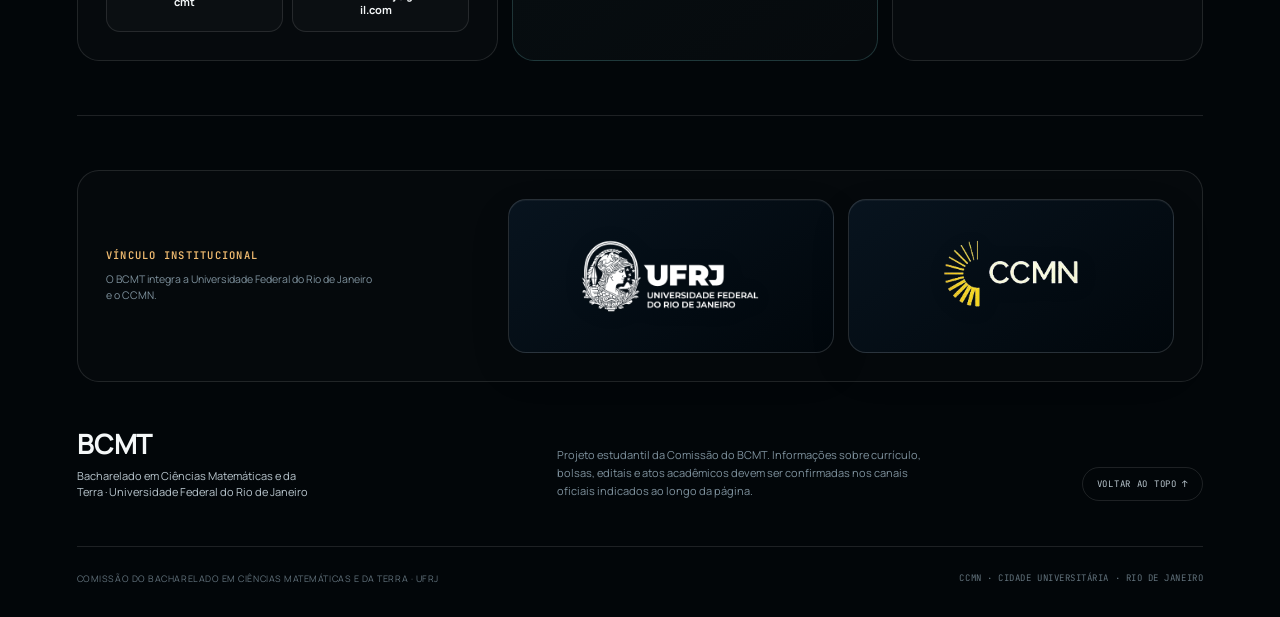
<file: vida-academica.html>
<!DOCTYPE html>
<html lang="pt-BR">
<head>
  <meta charset="UTF-8">
  <meta name="viewport" content="width=device-width, initial-scale=1.0">
  <meta name="description" content="Guia estudantil do BCMT UFRJ no Fundão: checklist do calouro, restaurantes universitários, transporte, bolsas de pesquisa PIBIC, extensão e monitoria.">
  <meta name="theme-color" content="#071019">
  <meta property="og:title" content="BCMT UFRJ | Guia de alunos para alunos">
  <meta property="og:description" content="Conheça o Bacharelado em Ciências Matemáticas e da Terra, explore as ênfases e encontre atalhos para a vida acadêmica.">
  <meta property="og:type" content="website">
  <title>Vida Acadêmica & Oportunidades | BCMT UFRJ</title>
  <link rel="icon" href="favicon.svg" type="image/svg+xml">

  <link rel="preconnect" href="https://fonts.googleapis.com">
  <link rel="preconnect" href="https://fonts.gstatic.com" crossorigin>
  <link href="https://fonts.googleapis.com/css2?family=Manrope:wght@400;500;600;700;800&family=JetBrains+Mono:wght@400;500;600&display=swap" rel="stylesheet">
  <link rel="stylesheet" href="style.css">
</head>
<body>
  <a class="skip-link" href="#conteudo">Pular para o conteúdo</a>

  <div class="noise" aria-hidden="true"></div>
  <div class="progress" aria-hidden="true"><span id="progressBar"></span></div>

  <header class="site-header" id="siteHeader">
    <a class="brand" href="index.html" aria-label="BCMT UFRJ — início">
      <img class="brand-logo" src="assets/logo-bcmt.svg" alt="" width="48" height="48">
      <span class="brand-copy">
        <strong>BCMT</strong>
        <span>Ciências Matemáticas e da Terra · UFRJ</span>
      </span>
    </a>

    <nav class="links" id="navLinks" aria-label="Navegação principal">
      <a href="index.html" class="nav-link-item">Início</a>
      <a href="enfases.html" class="nav-link-item">Ênfases</a>
      <a href="fluxograma.html" class="nav-link-item">Fluxograma do Curso</a>
      <a href="vida-academica.html" class="nav-link-item is-active" aria-current="page">Vida Acadêmica</a>
      <a href="faq.html" class="nav-link-item">FAQ & Contato</a>
      <a class="nav-cta" href="https://www.acessograduacao.ufrj.br/" target="_blank" rel="noopener noreferrer">Como entrar <span aria-hidden="true">↗</span></a>
    </nav>

    <div class="header-actions">
      <button class="site-search-btn" id="siteSearchBtn" type="button" aria-label="Pesquisar no portal do BCMT (Ctrl+K)">
        <svg viewBox="0 0 24 24" width="16" height="16" aria-hidden="true" fill="none" stroke="currentColor" stroke-width="2" stroke-linecap="round" stroke-linejoin="round">
          <circle cx="11" cy="11" r="8"></circle>
          <line x1="21" y1="21" x2="16.65" y2="16.65"></line>
        </svg>
        <span class="search-btn-label">Buscar</span>
        <kbd class="search-kbd">Ctrl K</kbd>
      </button>

      <button class="menu-toggle" id="menuToggle" type="button" aria-expanded="false" aria-controls="navLinks" aria-label="Abrir menu">
      <span></span><span></span><span></span>
    </button>
    </div>
  </header>

  <main id="conteudo">


    <section class="subpage-hero" aria-labelledby="page-title">
      <div class="subpage-hero-inner reveal">
        <div class="breadcrumb mono">
          <a href="index.html">Início</a> <span>/</span> <strong>Vida Acadêmica</strong>
        </div>
        <h1 id="page-title">Vida Acadêmica & Oportunidades</h1>
        <p>O guia essencial para navegar no cotidiano da Ilha do Fundão: checklist do calouro, restaurantes universitários (bandejão), transporte gratuito intercampi, bolsas de pesquisa (PIBIC), extensão e estágios.</p>
      </div>
    </section>

<section class="student-hub section" id="alunos" aria-labelledby="student-title">
      <div class="student-hub-head reveal">
        <div>
          <p class="eyebrow mono">05 · CENTRAL DO ALUNO</p>
          <h2 id="student-title">Menos abas perdidas. Mais vida acadêmica.</h2>
        </div>
        <p>Um ponto de partida para os serviços que aparecem o tempo todo na graduação. O Portal do Aluno concentra a rotina acadêmica; o Portal BCMT reúne conteúdos da Comissão; e a Intranet reúne identidade digital e ferramentas institucionais.</p>
      </div>

      <div class="resource-grid">
        <a class="resource-card reveal" href="https://portal.ufrj.br/" target="_blank" rel="noopener noreferrer">
          <span class="resource-icon" aria-hidden="true">01</span>
          <div><h3>Portal do Aluno</h3><p>Acesso aos serviços acadêmicos, SIGA, inscrições em disciplinas e emissão de CRID/CRPID.</p></div>
          <b aria-hidden="true">↗</b>
        </a>
        <a class="resource-card reveal" href="https://t4w.my.canva.site/portal-bcmt" target="_blank" rel="noopener noreferrer">
          <span class="resource-icon" aria-hidden="true">02</span>
          <div><h3>Portal BCMT</h3><p>Portal da Comissão com conteúdos e atalhos complementares para a comunidade do curso.</p></div>
          <b aria-hidden="true">↗</b>
        </a>
        <a class="resource-card reveal" href="https://intranet.ufrj.br/" target="_blank" rel="noopener noreferrer">
          <span class="resource-icon" aria-hidden="true">03</span>
          <div><h3>Intranet UFRJ</h3><p>Identidade digital, e-mail @ufrj.br, CAFe, eduroam e acesso a outros serviços institucionais.</p></div>
          <b aria-hidden="true">↗</b>
        </a>
        <a class="resource-card reveal" href="https://xn--graduao-2wa9a.ufrj.br/index.php/477-calendrio-acadmico" target="_blank" rel="noopener noreferrer">
          <span class="resource-icon" aria-hidden="true">04</span>
          <div><h3>Calendário acadêmico</h3><p>Confira períodos letivos, inscrições, trancamentos e demais datas oficiais.</p></div>
          <b aria-hidden="true">↗</b>
        </a>
        <a class="resource-card reveal" href="https://xn--graduao-2wa9a.ufrj.br/images/_PR-1/Divulgacao/2023/manual-estudantil-final-21nov2023.pdf" target="_blank" rel="noopener noreferrer">
          <span class="resource-icon" aria-hidden="true">05</span>
          <div><h3>Manual Estudantil</h3><p>Um guia da PR-1 sobre atos acadêmicos, documentos, direitos, deveres e estrutura da UFRJ.</p></div>
          <b aria-hidden="true">↗</b>
        </a>
        <a class="resource-card reveal" href="https://www.acessograduacao.ufrj.br/" target="_blank" rel="noopener noreferrer">
          <span class="resource-icon" aria-hidden="true">06</span>
          <div><h3>Acesso à Graduação</h3><p>Editais, chamadas e procedimentos oficiais para ingresso na UFRJ.</p></div>
          <b aria-hidden="true">↗</b>
        </a>
        <a class="resource-card resource-card-highlight reveal" href="mailto:secgradbcmt@ccmn.ufrj.br">
          <span class="resource-icon" aria-hidden="true">07</span>
          <div><h3>Secretaria de Graduação</h3><p>Atendimento oficial do curso (CCMN · Bloco D). Requerimentos, processos e inscrições: <strong>secgradbcmt@ccmn.ufrj.br</strong></p></div>
          <b aria-hidden="true">✉</b>
        </a>
      </div>

      <!-- Painel de Inscrições em Disciplinas e Regras Acadêmicas -->
      <div class="enrollment-panel reveal" id="inscricoes" aria-labelledby="enrollment-title">
        <div class="enrollment-header">
          <div class="enrollment-header-copy">
            <span class="badge-status-pill mono">SIGA · PORTAL DO ALUNO · NORMAS ACADÊMICAS</span>
            <h3 id="enrollment-title">Inscrição em Disciplinas: Critérios de Alocação e Regras do Curso</h3>
            <p>Na UFRJ, os pedidos de inscrição em disciplinas são realizados pelo sistema <strong>SIGA</strong>, acessado exclusivamente pelo <a href="https://portal.ufrj.br/" target="_blank" rel="noopener noreferrer" class="enrollment-inline-link"><strong>Portal do Aluno (portal.ufrj.br)</strong> ↗</a>. O sistema ordena automaticamente as solicitações com base em critérios fixos da universidade e critérios variáveis priorizados pelo curso. Conheça as regras para planejar sua matrícula sem surpresas.</p>
          </div>
          <div class="enrollment-header-actions">
            <a class="btn btn-primary" href="https://portal.ufrj.br/" target="_blank" rel="noopener noreferrer">Acessar Portal do Aluno (SIGA) ↗</a>
            <a class="btn btn-ghost" href="mailto:secgradbcmt@ccmn.ufrj.br">Secretaria de Graduação ✉</a>
          </div>
        </div>

        <div class="enrollment-content-grid">
          <!-- Bloco 1: Ordem de Prioridade -->
          <div class="enrollment-block enrollment-priority-block">
            <div class="enrollment-block-title">
              <span class="enrollment-icon-tag mono">ORDEM DE PRIORIDADE</span>
              <h4>Alocação de Vagas no SIGA</h4>
              <p>Quando a demanda de inscrições excede as vagas oferecidas na turma, o sistema processa a alocação obedecendo rigorosamente à seguinte sequência:</p>
            </div>
            
            <ol class="priority-steps-list">
              <li class="priority-step-item">
                <span class="step-badge mono">1º</span>
                <div>
                  <strong>Curso de origem / Localidade</strong>
                  <p>Alunos do curso para o qual a turma é oferecida (estudantes do BCMT) têm prioridade imediata sobre estudantes de outros cursos ou unidades acadêmicas.</p>
                </div>
              </li>
              <li class="priority-step-item">
                <span class="step-badge mono">2º</span>
                <div>
                  <strong>Periodização recomendada</strong>
                  <p>Estudantes no período curricular recomendado para a disciplina têm prioridade em relação aos estudantes de outros períodos (adiantados ou em atraso).</p>
                </div>
              </li>
              <li class="priority-step-item">
                <span class="step-badge mono">3º</span>
                <div>
                  <strong>Critérios variáveis do curso</strong>
                  <p>Critérios de ordenamento e rendimento acadêmico ponderados pelo curso:</p>
                  <div class="criteria-pills">
                    <span class="criteria-pill"><b class="mono">CRA</b> Coeficiente de Rendimento Acumulado</span>
                    <span class="criteria-pill"><b class="mono">COA</b> Créditos Obtidos Acumulados</span>
                    <span class="criteria-pill"><b class="mono">Turno</b> Alinhamento com o turno da turma</span>
                  </div>
                </div>
              </li>
              <li class="priority-step-item">
                <span class="step-badge mono">4º</span>
                <div>
                  <strong>Critério pós-fixo (Data/Hora de inclusão)</strong>
                  <p>Em caso de empate rigoroso em todos os critérios anteriores, o desempate definitivo ocorre pela <strong>data e horário exatos de inclusão do pedido</strong> no sistema.</p>
                </div>
              </li>
            </ol>
          </div>

          <!-- Bloco 2: Regras e Limites Acadêmicos -->
          <div class="enrollment-block enrollment-rules-block">
            <div class="enrollment-block-title">
              <span class="enrollment-icon-tag mono">LIMITES & REGRAS</span>
              <h4>Regras e Limites Acadêmicos Importantes</h4>
              <p>Parâmetros oficiais da UFRJ que você precisa observar para não ter sua solicitação indeferida:</p>
            </div>

            <div class="rules-cards-list">
              <div class="rule-subcard">
                <div class="rule-icon-box" aria-hidden="true">⚠️</div>
                <div>
                  <h5>Pré-requisitos e Horários</h5>
                  <p>A falta de pré-requisito ou o choque de horários entre turmas gera <strong>irregularidade automática</strong> no pedido e exige análise e autorização específica formal, quando cabível.</p>
                </div>
              </div>

              <div class="rule-subcard">
                <div class="rule-icon-box" aria-hidden="true">⚖️</div>
                <div>
                  <h5>Limite de Créditos (6 a 32 créditos por período)</h5>
                  <p>O padrão da universidade exige cursar entre o mínimo de <strong>6 créditos</strong> e o máximo de <strong>32 créditos</strong> por período. Quantidades fora dessa faixa exigem pedido formal via processo administrativo com justificativa fundamentada (como em casos de concluintes).</p>
                </div>
              </div>

              <div class="rule-subcard">
                <div class="rule-icon-box" aria-hidden="true">🌐</div>
                <div>
                  <h5>Disciplinas Fora do Currículo (Máximo 1/3)</h5>
                  <p>É permitido cursar disciplinas eletivas fora da matriz do BCMT, respeitando o limite regulamentar máximo de <strong>até 1/3 (um terço) dos créditos totais</strong> do curso.</p>
                </div>
              </div>

              <div class="rule-subcard rule-subcard-alert">
                <div class="rule-icon-box" aria-hidden="true">📄</div>
                <div>
                  <h5>CRPID vs. CRID (Comprovante de Pedido vs. Confirmação)</h5>
                  <p>O <strong>CRPID</strong> é apenas o comprovante de requerimento do pedido e <em>não garante vaga</em>. A inscrição só é confirmada após o processamento do sistema com a emissão do <strong>CRID</strong>. Na fase de alteração, as vagas disputadas são apenas as <strong>remanescentes</strong>.</p>
                </div>
              </div>
            </div>
          </div>
        </div>

        <div class="enrollment-support-banner">
          <div class="support-banner-info">
            <span class="support-icon mono">SEC</span>
            <div>
              <strong>Dúvidas sobre inscrição, processos acadêmicos ou quebras de pré-requisito?</strong>
              <p>Contate a <strong>Secretaria de Graduação do BCMT</strong> pelo e-mail oficial: <a href="mailto:secgradbcmt@ccmn.ufrj.br"><strong>secgradbcmt@ccmn.ufrj.br</strong></a> ou acesse o <a href="https://portal.ufrj.br/" target="_blank" rel="noopener noreferrer"><strong>Portal do Aluno (portal.ufrj.br)</strong> ↗</a>.</p>
            </div>
          </div>
          <div class="support-banner-actions">
            <a class="btn-sm btn-ghost" href="mailto:secgradbcmt@ccmn.ufrj.br">Enviar mensagem à Secretaria ✉</a>
          </div>
        </div>
      </div>

      <div class="intranet-panel reveal" aria-labelledby="intranet-title">
        <div class="intranet-panel-copy">
          <p class="eyebrow mono">IDENTIDADE DIGITAL UFRJ</p>
          <h3 id="intranet-title">Configure isso cedo e poupe trabalho depois.</h3>
          <p>A Intranet é a porta de entrada para serviços ligados à identidade institucional. Alguns deles exigem autenticação com CPF/passaporte e senha da UFRJ.</p>
        </div>
        <div class="intranet-tools">
          <a href="https://intranet.ufrj.br/redirecionamento-email-ufrj" target="_blank" rel="noopener noreferrer"><span class="mono">01</span><div><b>E-mail @ufrj.br</b><small>Acesse a área de e-mail institucional.</small></div><strong>↗</strong></a>
          <a href="https://intranet.ufrj.br/cafe-2" target="_blank" rel="noopener noreferrer"><span class="mono">02</span><div><b>CAFe</b><small>Vincule sua identidade a serviços acadêmicos federados.</small></div><strong>↗</strong></a>
          <a href="https://intranet.ufrj.br/eduroam-2" target="_blank" rel="noopener noreferrer"><span class="mono">03</span><div><b>eduroam</b><small>Configure o acesso à rede acadêmica sem fio.</small></div><strong>↗</strong></a>
          <a href="https://servicos.tic.ufrj.br/" target="_blank" rel="noopener noreferrer"><span class="mono">04</span><div><b>Central de Serviços TIC</b><small>Suporte e catálogo de serviços digitais da UFRJ.</small></div><strong>↗</strong></a>
        </div>
      </div>

      <div class="student-checklist reveal">
        <div class="checklist-title">
          <p class="eyebrow mono">PARA NÃO SE PERDER</p>
          <h3>Checklist de começo de período</h3>
        </div>
        <ol>
          <li><span>01</span><div><b>Abra o calendário</b><p>Marque as janelas de inscrição, alteração, trancamento e outros atos acadêmicos.</p></div></li>
          <li><span>02</span><div><b>Entre no Portal do Aluno (<a href="https://portal.ufrj.br/" target="_blank" rel="noopener noreferrer">portal.ufrj.br</a>)</b><p>Envie seus pedidos no SIGA, acompanhe os critérios de alocação de vagas e confira a emissão do CRID final.</p></div></li>
          <li><span>03</span><div><b>Ative sua vida digital</b><p>Use a Intranet para organizar e-mail institucional, CAFe, eduroam e demais acessos.</p></div></li>
          <li><span>04</span><div><b>Planeje além das disciplinas</b><p>Olhe cedo para extensão, pesquisa, monitoria, bolsas, estágio e mobilidade.</p></div></li>
        </ol>
      </div>
    </section>
<section class="opportunities section" id="oportunidades" aria-labelledby="opportunities-title">
      <div class="section-heading split-heading reveal">
        <div>
          <p class="eyebrow mono">06 · OPORTUNIDADES & PERMANÊNCIA</p>
          <h2 id="opportunities-title">A graduação também acontece fora da sala.</h2>
        </div>
        <p>Bolsas e programas mudam por edital. Use estes atalhos como radar permanente e confirme sempre requisitos, prazos e possibilidade de acúmulo nas páginas oficiais.</p>
      </div>

      <div class="opportunity-grid">
        <article class="opportunity-card reveal">
          <span class="opportunity-mark mono">EXT</span>
          <h3>Extensão curricular</h3>
          <p>A matriz atual do BCMT reserva <strong>240 horas</strong> para atividade curricular de extensão. Projetos, programas, cursos e eventos aproximam a universidade da sociedade e podem também oferecer bolsas.</p>
          <div class="opportunity-tip"><b>Como começar</b><span>Explore ações ativas e acompanhe orientações da PR-5; confirme no Portal do Aluno como registrar sua participação.</span></div>
          <a href="https://xn--extenso-2wa.ufrj.br/index.php/faca-extensao" target="_blank" rel="noopener noreferrer">Pró-Reitoria de Extensão ↗</a>
        </article>

        <article class="opportunity-card reveal">
          <span class="opportunity-mark mono">IC</span>
          <h3>Pesquisa & iniciação científica</h3>
          <p>Projetos de pesquisa e iniciação científica ou tecnológica são caminhos para conhecer laboratórios, grupos de pesquisa e a rotina acadêmica, com oportunidades que podem ser voluntárias ou contar com bolsa.</p>
          <div class="opportunity-tip"><b>Como começar</b><span>Converse com docentes das áreas que você gosta, visite páginas de laboratórios e acompanhe os editais e comunicados divulgados pelas unidades responsáveis.</span></div>
        </article>

        <article class="opportunity-card reveal">
          <span class="opportunity-mark mono">MON</span>
          <h3>Monitoria</h3>
          <p>É uma forma de aprofundar uma disciplina ajudando outros estudantes e trabalhando junto à equipe docente. A UFRJ mantém programa institucional de monitoria com seleções pelas unidades.</p>
          <div class="opportunity-tip"><b>Fique atento</b><span>Editais internos e vagas podem sair em momentos diferentes; acompanhe PR-1 e as unidades responsáveis pelas disciplinas.</span></div>
          <a href="https://xn--graduao-2wa9a.ufrj.br/index.php/editais-publicados/bolsa-de-monitoria-editais-194" target="_blank" rel="noopener noreferrer">Programa de Monitoria · PR-1 ↗</a>
        </article>

        <article class="opportunity-card reveal">
          <span class="opportunity-mark mono">PR7</span>
          <h3>Auxílios e permanência</h3>
          <p>A PR-7 publica editais de assistência estudantil. As modalidades podem incluir alimentação, transporte, moradia, material didático, inclusão digital e outros apoios, conforme o edital vigente.</p>
          <div class="opportunity-tip"><b>Importante</b><span>Critérios socioeconômicos, documentos e cronogramas variam. Não espere o período começar para descobrir quais comprovantes são exigidos.</span></div>
          <a href="https://pr7.ufrj.br/" target="_blank" rel="noopener noreferrer">Políticas Estudantis · PR-7 ↗</a>
        </article>

        <article class="opportunity-card reveal">
          <span class="opportunity-mark mono">INT</span>
          <h3>Mobilidade e intercâmbio</h3>
          <p>A SGRI organiza programas de mobilidade com universidades parceiras. Em muitos acordos, o estudante mantém vínculo com a UFRJ e pode solicitar aproveitamento dos créditos cursados no exterior.</p>
          <div class="opportunity-tip"><b>Planeje cedo</b><span>Idioma, CR, documentação e compatibilidade de disciplinas podem pesar no processo. Veja editais antes do semestre em que pretende viajar.</span></div>
          <a href="https://internacional.ufrj.br/mob-reg/" target="_blank" rel="noopener noreferrer">Mobilidade · SGRI ↗</a>
        </article>

        <article class="opportunity-card reveal">
          <span class="opportunity-mark mono">EST</span>
          <h3>Estágios</h3>
          <p>Para oportunidades externas, verifique se a empresa ou instituição possui convênio adequado e confirme com a orientação acadêmica como o estágio se encaixa no seu percurso.</p>
          <div class="opportunity-tip"><b>Antes de assinar</b><span>Cheque documentação, plano de atividades, responsável acadêmico e procedimentos da UFRJ.</span></div>
          <a href="https://graduacao.ufrj.br/2018/10/26/convenios-para-estagio/" target="_blank" rel="noopener noreferrer">Convênios de estágio · PR-1 ↗</a>
        </article>
      </div>

      <div class="study-resources reveal">
        <div>
          <p class="eyebrow mono">ESTUDO & PESQUISA</p>
          <h3>Seu vínculo UFRJ também libera infraestrutura.</h3>
          <p>Use a Base Minerva para localizar materiais do acervo e, quando necessário, configure os acessos institucionais da UFRJ para consultar recursos acadêmicos e bases assinadas.</p>
        </div>
        <div class="study-links">
          <a href="https://minerva.ufrj.br/" target="_blank" rel="noopener noreferrer"><b>Base Minerva</b><span>Catálogo bibliográfico</span><strong>↗</strong></a>
          <a href="https://proxy.ufrj.br/" target="_blank" rel="noopener noreferrer"><b>Acesso remoto</b><span>Proxy e bases assinadas</span><strong>↗</strong></a>
          <a href="https://intranet.ufrj.br/cafe-2" target="_blank" rel="noopener noreferrer"><b>CAFe</b><span>Identidade acadêmica federada</span><strong>↗</strong></a>
        </div>
      </div>

      <div class="campus-essentials reveal" id="campus-essentials" aria-labelledby="campus-essentials-title">
        <div class="campus-essentials-head">
          <div>
            <p class="eyebrow mono">VIDA NO CAMPUS</p>
            <h3 id="campus-essentials-title">Atalhos que fazem diferença na rotina do Fundão.</h3>
          </div>
          <p>Funcionamento, horários e regras podem mudar ao longo do período. Use os links oficiais antes de sair de casa.</p>
        </div>
        <div class="campus-links">
          <a href="https://devmobufrj.github.io/BandejApp/#/Cardapio" target="_blank" rel="noopener noreferrer"><span class="mono">RU</span><div><b>Restaurante Universitário</b><small>Consulte o cardápio dos bandejões pelo BandejApp.</small></div><strong>↗</strong></a>
          <a href="https://prefeitura.ufrj.br/servicos/transporte-integrado/linhas-internas/" target="_blank" rel="noopener noreferrer"><span class="mono">BUS</span><div><b>Transporte interno</b><small>Linhas e itinerários dos ônibus que circulam pela Cidade Universitária.</small></div><strong>↗</strong></a>
          <a href="https://acessibilidade.ufrj.br/dirac/" target="_blank" rel="noopener noreferrer"><span class="mono">DIR</span><div><b>Acessibilidade · DIRAC</b><small>Orientação e suporte para acessibilidade e inclusão na vida acadêmica.</small></div><strong>↗</strong></a>
          <a href="https://pr7.ufrj.br/" target="_blank" rel="noopener noreferrer"><span class="mono">PR7</span><div><b>Saúde & acolhimento</b><small>Acompanhe ações, acolhimentos e serviços estudantis divulgados pela PR-7.</small></div><strong>↗</strong></a>
        </div>
      </div>
    </section>

    <!-- Modal de Pesquisa Global no Site -->
  <dialog class="site-search-modal" id="siteSearchModal" aria-label="Pesquisa global no portal do BCMT">
    <div class="site-search-box">
      <div class="site-search-top">
        <div class="site-search-field">
          <svg class="search-field-icon" viewBox="0 0 24 24" width="18" height="18" aria-hidden="true" fill="none" stroke="currentColor" stroke-width="2" stroke-linecap="round" stroke-linejoin="round">
            <circle cx="11" cy="11" r="8"></circle>
            <line x1="21" y1="21" x2="16.65" y2="16.65"></line>
          </svg>
          <input type="search" id="siteSearchInput" class="site-search-input" placeholder="Buscar no BCMT (ex: estágio, RU, ênfases, TCC, SIGA, cálculo)..." autocomplete="off" spellcheck="false">
          <button type="button" id="siteSearchClear" class="site-search-clear" aria-label="Limpar texto da busca" style="display: none;">&times;</button>
        </div>
        <button type="button" id="siteSearchClose" class="site-search-close" aria-label="Fechar busca">ESC</button>
      </div>

      <div class="site-search-filters" id="searchFilterChips">
        <button type="button" class="search-chip is-active" data-filter="all">Tudo</button>
        <button type="button" class="search-chip" data-filter="curso">O Curso</button>
        <button type="button" class="search-chip" data-filter="enfases">Ênfases</button>
        <button type="button" class="search-chip" data-filter="grade">Grade & Matérias</button>
        <button type="button" class="search-chip" data-filter="vida">Vida Acadêmica</button>
        <button type="button" class="search-chip" data-filter="faq">FAQ & Secretaria</button>
      </div>

      <div class="site-search-body">
        <div class="site-search-results" id="siteSearchResults" role="listbox" aria-label="Resultados da pesquisa">
          <!-- Populado dinamicamente via JS -->
        </div>
      </div>

      <div class="site-search-footer">
        <div class="search-footer-hint">
          <span><kbd>↑</kbd><kbd>↓</kbd> Navegar</span>
          <span><kbd>Enter</kbd> Selecionar</span>
          <span><kbd>ESC</kbd> Fechar</span>
        </div>
        <span class="search-results-counter" id="searchResultsCounter">Busca rápida do portal</span>
      </div>
    </div>
  </dialog>

  </main>

<footer id="comissao">
    <div class="commission-footer">
      <div class="commission-identity">
        <img src="assets/logo-bcmt-completo.svg" alt="Logo da Comissão do BCMT" width="190" height="190" loading="lazy">
        <div>
          <p class="eyebrow mono">COMISSÃO DO BCMT</p>
          <h2>Informação circula melhor quando os alunos também constroem os caminhos.</h2>
          <p>Este guia foi desenvolvido pela Comissão do Bacharelado em Ciências Matemáticas e da Terra para alunos, egressos, novos ingressantes e pessoas interessadas no curso. O conteúdo facilita a navegação, mas canais institucionais e editais da UFRJ prevalecem em assuntos acadêmicos.</p>
        </div>
      </div>

      <div class="commission-grid">
        <div class="social-card">
          <p class="mono">CANAIS DO BCMT</p>
          <span class="social-description">Acompanhe o perfil oficial do curso e os canais mantidos pela Comissão.</span>
          <div class="social-links">
            <a class="official-course-social" href="https://www.instagram.com/bcmt_ufrj/" target="_blank" rel="noopener noreferrer" aria-label="Instagram oficial do BCMT, @bcmt_ufrj">
              <svg class="social-icon" viewBox="0 0 24 24" aria-hidden="true"><rect x="3" y="3" width="18" height="18" rx="5"/><circle cx="12" cy="12" r="4.2"/><circle cx="17.4" cy="6.7" r="1" class="social-fill"/></svg>
              <div><span>Instagram oficial do BCMT</span><b>@bcmt_ufrj</b></div><strong>↗</strong>
            </a>
            <a class="official-course-social sec-course-social" href="mailto:secgradbcmt@ccmn.ufrj.br" aria-label="E-mail oficial da Secretaria de Graduação do BCMT">
              <svg class="social-icon" viewBox="0 0 24 24" aria-hidden="true"><rect x="3" y="5" width="18" height="14" rx="2.5"/><path d="m4.5 7 7.5 6 7.5-6"/></svg>
              <div><span>Secretaria de Graduação · Canal Oficial</span><b>secgradbcmt@ccmn.ufrj.br</b></div><strong>✉</strong>
            </a>
            <a href="https://instagram.com/comissaobcmt" target="_blank" rel="noopener noreferrer" aria-label="Instagram da Comissão do BCMT, @comissaobcmt">
              <svg class="social-icon" viewBox="0 0 24 24" aria-hidden="true"><rect x="3" y="3" width="18" height="18" rx="5"/><circle cx="12" cy="12" r="4.2"/><circle cx="17.4" cy="6.7" r="1" class="social-fill"/></svg>
              <div><span>Comissão · Instagram</span><b>@comissaobcmt</b></div><strong>↗</strong>
            </a>
            <a href="https://x.com/ComissaoBCMT" target="_blank" rel="noopener noreferrer" aria-label="X da Comissão do BCMT, @ComissaoBCMT">
              <svg class="social-icon social-icon-x" viewBox="0 0 24 24" aria-hidden="true"><path d="M5 4l14 16M19 4 5 20"/></svg>
              <div><span>Comissão · X</span><b>@ComissaoBCMT</b></div><strong>↗</strong>
            </a>
            <a href="https://tiktok.com/@comissaobcmt" target="_blank" rel="noopener noreferrer" aria-label="TikTok da Comissão do BCMT, @comissaobcmt">
              <svg class="social-icon" viewBox="0 0 24 24" aria-hidden="true"><path d="M14 4v10.1a4.1 4.1 0 1 1-3-3.94V7.6a6.8 6.8 0 0 0 3-.7V4Z"/><path d="M14 4c.55 2.35 2.05 3.75 4.5 4.2"/></svg>
              <div><span>Comissão · TikTok</span><b>@comissaobcmt</b></div><strong>↗</strong>
            </a>
            <a href="mailto:comissao.bcmt.ufrj@gmail.com" aria-label="E-mail da Comissão do BCMT">
              <svg class="social-icon" viewBox="0 0 24 24" aria-hidden="true"><rect x="3" y="5" width="18" height="14" rx="2.5"/><path d="m4.5 7 7.5 6 7.5-6"/></svg>
              <div><span>Comissão · E-mail</span><b>comissao.bcmt.ufrj@gmail.com</b></div><strong>↗</strong>
            </a>
          </div>
        </div>

        <div class="secgrad-card">
          <p class="mono">SECRETARIA DE GRADUAÇÃO · OFICIAL</p>
          <h3>Atendimento Acadêmico BCMT</h3>
          <p class="secgrad-description">Canal institucional oficial para suporte a inscrições em disciplinas, processos acadêmicos, certidões e atendimento discente.</p>
          <div class="secgrad-details">
            <div class="secgrad-item">
              <span class="mono">E-MAIL INSTITUCIONAL</span>
              <a href="mailto:secgradbcmt@ccmn.ufrj.br"><b>secgradbcmt@ccmn.ufrj.br</b> ✉</a>
            </div>
            <div class="secgrad-item">
              <span class="mono">LOCALIZAÇÃO</span>
              <span>CCMN · Bloco D · Cidade Universitária</span>
            </div>
            <div class="secgrad-item">
              <span class="mono">SISTEMA SIGA</span>
              <a href="https://portal.ufrj.br/" target="_blank" rel="noopener noreferrer"><b>Portal do Aluno (portal.ufrj.br)</b> ↗</a>
            </div>
          </div>
        </div>

        <div class="credits-card" id="creditos">
          <p class="mono">DESENVOLVIMENTO DO SITE</p>
          <h3>Desenvolvido pela Comissão do BCMT.</h3>
          <a class="student-credit" href="https://www.linkedin.com/in/mattaugustt/" target="_blank" rel="noopener noreferrer" aria-label="Perfil no LinkedIn de Matheus Augusto (abre em nova aba)">
            <span>MA</span>
            <div>
              <div class="student-credit-header">
                <b>Matheus Augusto</b>
                <span class="credit-linkedin-badge">
                  <svg viewBox="0 0 24 24" width="11" height="11" fill="currentColor" aria-hidden="true"><path d="M19 3a2 2 0 0 1 2 2v14a2 2 0 0 1-2 2H5a2 2 0 0 1-2-2V5a2 2 0 0 1 2-2h14m-.5 15.5v-5.3a3.26 3.26 0 0 0-3.26-3.26c-.85 0-1.84.52-2.28 1.3v-1.11h-2.79v8.37h2.79v-4.93c0-.77.62-1.4 1.39-1.4a1.4 1.4 0 0 1 1.4 1.4v4.93h2.75M6.46 10.9v8.37H9.2V10.9H6.46M7.83 6.64a1.64 1.64 0 1 0 0 3.28 1.64 1.64 0 0 0 0-3.28Z"/></svg>
                  LinkedIn ↗
                </span>
              </div>
              <small>Sensoriamento Remoto e Geoprocessamento · ingresso 18.2</small>
            </div>
          </a>
          <a class="student-credit" href="https://www.linkedin.com/in/freitasnicolass/" target="_blank" rel="noopener noreferrer" aria-label="Perfil no LinkedIn de Nicolas Freitas (abre em nova aba)">
            <span>NF</span>
            <div>
              <div class="student-credit-header">
                <b>Nicolas Freitas</b>
                <span class="credit-linkedin-badge">
                  <svg viewBox="0 0 24 24" width="11" height="11" fill="currentColor" aria-hidden="true"><path d="M19 3a2 2 0 0 1 2 2v14a2 2 0 0 1-2 2H5a2 2 0 0 1-2-2V5a2 2 0 0 1 2-2h14m-.5 15.5v-5.3a3.26 3.26 0 0 0-3.26-3.26c-.85 0-1.84.52-2.28 1.3v-1.11h-2.79v8.37h2.79v-4.93c0-.77.62-1.4 1.39-1.4a1.4 1.4 0 0 1 1.4 1.4v4.93h2.75M6.46 10.9v8.37H9.2V10.9H6.46M7.83 6.64a1.64 1.64 0 1 0 0 3.28 1.64 1.64 0 0 0 0-3.28Z"/></svg>
                  LinkedIn ↗
                </span>
              </div>
              <small>Ingresso 25.2</small>
            </div>
          </a>
        </div>
      </div>
    </div>

    <div class="institutional-strip" aria-label="Identidade institucional">
      <div class="institutional-strip-copy">
        <p class="eyebrow mono">VÍNCULO INSTITUCIONAL</p>
        <span>O BCMT integra a Universidade Federal do Rio de Janeiro e o CCMN.</span>
      </div>
      <div class="institutional-logos">
        <a class="institutional-logo-card ufrj-logo-card" href="https://ufrj.br/" target="_blank" rel="noopener noreferrer" aria-label="Portal oficial da Universidade Federal do Rio de Janeiro — UFRJ (abre em nova aba)">
          <img src="assets/ufrj-logo.png" alt="Logo da Universidade Federal do Rio de Janeiro — UFRJ" loading="lazy">
        </a>
        <a class="institutional-logo-card ccmn-logo-card" href="https://ccmn.ufrj.br/" target="_blank" rel="noopener noreferrer" aria-label="Portal oficial do Centro de Ciências Matemáticas e da Natureza — CCMN UFRJ (abre em nova aba)">
          <img src="assets/logo-ccmn-transparent.png" alt="Logo do CCMN — UFRJ" loading="lazy">
        </a>
      </div>
    </div>

    <div class="footer-main">
      <a class="footer-brand" href="index.html"><b>BCMT</b><span>Bacharelado em Ciências Matemáticas e da Terra · Universidade Federal do Rio de Janeiro</span></a>
      <p>Projeto estudantil da Comissão do BCMT. Informações sobre currículo, bolsas, editais e atos acadêmicos devem ser confirmadas nos canais oficiais indicados ao longo da página.</p>
      <a class="back-top mono" href="index.html">voltar ao topo ↑</a>
    </div>
    <div class="footer-bottom">
      <span>Comissão do Bacharelado em Ciências Matemáticas e da Terra · UFRJ</span>
      <span class="mono">CCMN · Cidade Universitária · Rio de Janeiro</span>
    </div>
  </footer>

  <script src="script.js"></script>
</body>
</html>
</file>
<file: style.css>
:root{
  --bg:#061018;
  --bg-deep:#03090e;
  --surface:#0a1722;
  --surface-2:#0f1e2a;
  --surface-3:#132634;
  --text:#f4f7f8;
  --muted:#b9c6ce;
  --faint:#7f929e;
  --accent:#f0bb70;
  --accent-2:#74c7ca;
  --line:rgba(255,255,255,.11);
  --line-strong:rgba(255,255,255,.2);
  --shadow:0 24px 80px rgba(0,0,0,.28);
  --header-h:76px;
  --radius:28px;
}

*{box-sizing:border-box;margin:0;padding:0}
html{scroll-behavior:smooth;scroll-padding-top:calc(var(--header-h) + 18px);background:var(--bg-deep)}
[id]{scroll-margin-top:calc(var(--header-h) + 24px)}
body{min-width:300px;background:var(--bg);color:var(--text);font-family:'Manrope',system-ui,-apple-system,BlinkMacSystemFont,'Segoe UI',sans-serif;overflow-x:hidden;-webkit-font-smoothing:antialiased;text-rendering:optimizeLegibility}
a{color:inherit;text-decoration:none}
button{font:inherit;color:inherit;background:none;border:none;cursor:pointer}
img{display:block;max-width:100%}
::selection{background:var(--accent);color:#171006}
.mono{font-family:'JetBrains Mono',ui-monospace,SFMono-Regular,Consolas,monospace}
.sr-only{position:absolute!important;width:1px!important;height:1px!important;padding:0!important;margin:-1px!important;overflow:hidden!important;clip:rect(0,0,0,0)!important;white-space:nowrap!important;border:0!important}
:focus-visible{outline:2px solid var(--accent);outline-offset:4px}

.skip-link{position:fixed;top:12px;left:18px;z-index:200;transform:translateY(-150%);padding:10px 16px;border-radius:999px;background:var(--accent);color:#101010;font-weight:800;transition:transform .2s ease}
.skip-link:focus{transform:translateY(0)}
.noise{position:fixed;inset:0;z-index:150;pointer-events:none;opacity:.025;background-image:url("data:image/svg+xml,%3Csvg viewBox='0 0 180 180' xmlns='http://www.w3.org/2000/svg'%3E%3Cfilter id='n'%3E%3CfeTurbulence type='fractalNoise' baseFrequency='.9' numOctaves='2' stitchTiles='stitch'/%3E%3C/filter%3E%3Crect width='100%25' height='100%25' filter='url(%23n)' opacity='.7'/%3E%3C/svg%3E")}
.progress{position:fixed;top:0;left:0;right:0;height:2px;z-index:180;background:rgba(255,255,255,.04)}
.progress span{display:block;width:0;height:100%;background:linear-gradient(90deg,var(--accent),var(--accent-2));box-shadow:0 0 18px rgba(116,199,202,.45)}

.site-header{position:fixed;top:0;left:0;right:0;z-index:100;min-height:var(--header-h);display:flex;align-items:center;justify-content:space-between;gap:32px;padding:12px clamp(20px,4vw,62px);border-bottom:1px solid transparent;background:linear-gradient(180deg,rgba(3,9,14,.9),rgba(3,9,14,.56) 70%,transparent);transition:background .25s ease,border-color .25s ease,backdrop-filter .25s ease}
.site-header.scrolled{background:rgba(3,9,14,.86);border-color:var(--line);backdrop-filter:blur(18px);-webkit-backdrop-filter:blur(18px)}
.brand{display:flex;align-items:center;gap:12px;min-width:0}
.brand-logo{width:46px;height:46px;flex:0 0 auto;border-radius:50%;filter:drop-shadow(0 8px 18px rgba(0,0,0,.24))}
.brand-copy{display:flex;flex-direction:column;align-items:flex-start;min-width:0}
.brand-copy strong{font-size:22px;line-height:1;letter-spacing:-.04em}
.brand-copy>span{max-width:210px;margin-top:5px;color:var(--muted);font:9.5px/1.28 'JetBrains Mono',monospace;text-transform:uppercase;letter-spacing:.045em}
.links{display:flex;align-items:center;gap:clamp(17px,2vw,30px);font-size:12px;font-weight:700;color:var(--muted)}
.links>a:not(.nav-cta){position:relative;padding:9px 0}
.links>a:not(.nav-cta)::after{content:"";position:absolute;left:0;right:100%;bottom:2px;height:1px;background:var(--accent);transition:right .2s ease}
.links>a:not(.nav-cta):hover,.links>a[aria-current="true"]{color:var(--text)}
.links>a:not(.nav-cta):hover::after,.links>a[aria-current="true"]::after{right:0}
.nav-cta{padding:10px 14px;border:1px solid rgba(240,187,112,.35);border-radius:999px;background:rgba(240,187,112,.08);color:var(--accent);transition:.2s ease}
.nav-cta:hover{background:var(--accent);color:#15110a;transform:translateY(-1px)}
.menu-toggle{display:none;width:44px;height:44px;border:1px solid var(--line);border-radius:50%;background:rgba(255,255,255,.04);color:var(--text);align-items:center;justify-content:center;flex-direction:column;gap:4px;cursor:pointer}
.menu-toggle span{width:17px;height:1px;background:currentColor;transition:.2s ease}
.menu-toggle[aria-expanded="true"] span:nth-child(1){transform:translateY(5px) rotate(45deg)}
.menu-toggle[aria-expanded="true"] span:nth-child(2){opacity:0}
.menu-toggle[aria-expanded="true"] span:nth-child(3){transform:translateY(-5px) rotate(-45deg)}

.section{position:relative;padding:clamp(82px,10vw,150px) clamp(20px,6vw,88px)}
.eyebrow{font-size:10.5px;font-weight:600;letter-spacing:.12em;text-transform:uppercase;color:var(--accent)}
.section-heading{max-width:780px;margin-bottom:48px}
.section-heading h2,.course-intro h2,.student-hub-head h2,.faq-head h2,.pathfinder-copy h2,.closing h2{margin-top:14px;font-size:clamp(34px,5.2vw,72px);line-height:1.02;letter-spacing:-.045em;text-wrap:balance}
.section-heading>p:last-child,.course-intro>p,.student-hub-head>p,.pathfinder-copy>p:last-child,.closing-content>p{margin-top:18px;color:var(--muted);font-size:clamp(15px,1.45vw,18px);line-height:1.7;max-width:60ch}
.split-heading{max-width:none;display:grid;grid-template-columns:minmax(0,1.1fr) minmax(300px,.65fr);gap:70px;align-items:end}
.split-heading>p:last-child{margin:0}

.reveal{opacity:0;transform:translateY(24px);transition:opacity .75s cubic-bezier(.2,.75,.2,1),transform .75s cubic-bezier(.2,.75,.2,1)}
.reveal.in-view{opacity:1;transform:none}

.hero{position:relative;min-height:100svh;display:flex;align-items:center;overflow:hidden;padding:calc(var(--header-h) + 70px) clamp(20px,6vw,88px) 145px;background:#061019}
.hero-media{position:absolute;inset:-8%;background:url('assets/earth-lights.jpg') center 42%/cover no-repeat;will-change:transform}
.hero-overlay{position:absolute;inset:0;background:linear-gradient(90deg,rgba(3,9,14,.96) 0%,rgba(3,9,14,.78) 42%,rgba(3,9,14,.22) 78%),linear-gradient(0deg,rgba(3,9,14,.86) 0%,transparent 45%,rgba(3,9,14,.38) 100%)}
.hero::after{content:"";position:absolute;inset:0;background-image:linear-gradient(rgba(255,255,255,.025) 1px,transparent 1px),linear-gradient(90deg,rgba(255,255,255,.025) 1px,transparent 1px);background-size:64px 64px;mask-image:linear-gradient(to right,black,transparent 82%);pointer-events:none}
.hero-content{position:relative;z-index:2;width:min(940px,78vw)}
.status-dot{display:inline-block;width:7px;height:7px;margin-right:7px;border-radius:50%;background:var(--accent-2);box-shadow:0 0 0 5px rgba(116,199,202,.1),0 0 18px rgba(116,199,202,.55)}
.hero h1{margin-top:22px;max-width:12ch;font-size:clamp(49px,8.1vw,124px);font-weight:700;line-height:.91;letter-spacing:-.068em;text-wrap:balance}
.hero h1 em{font-style:normal;color:var(--accent)}
.hero-lead{max-width:690px;margin-top:28px;color:#c7d2d8;font-size:clamp(16px,1.55vw,20px);line-height:1.68}
.hero-actions{display:flex;flex-wrap:wrap;gap:12px;margin-top:34px}
.btn{display:inline-flex;align-items:center;justify-content:center;gap:12px;min-height:48px;padding:12px 18px;border:1px solid var(--line);border-radius:999px;font-size:12px;font-weight:800;letter-spacing:.015em;color:var(--text);transition:transform .2s ease,background .2s ease,border-color .2s ease,color .2s ease}
.btn:hover{transform:translateY(-2px)}
.btn-primary{border-color:var(--accent);background:var(--accent);color:#0a1218;box-shadow:0 10px 34px rgba(240,187,112,.2)}
.btn-primary:hover{background:#f8c985;color:#000}
.btn-ghost{background:rgba(255,255,255,.07);color:var(--text);border-color:var(--line);backdrop-filter:blur(10px)}
.btn-ghost:hover{border-color:var(--accent-2);background:rgba(116,199,202,.12);color:#fff}
.btn-small{min-height:38px;padding:8px 14px;background:rgba(255,255,255,.06);color:var(--text);font-size:11px}
.btn-small:hover{background:rgba(255,255,255,.12);color:#fff}
.hero-facts{position:absolute;z-index:2;left:clamp(20px,6vw,88px);right:clamp(20px,6vw,88px);bottom:32px;display:grid;grid-template-columns:repeat(4,1fr);border-top:1px solid var(--line)}
.hero-facts div{display:flex;align-items:baseline;gap:10px;padding:20px 22px 0 0;border-right:1px solid var(--line)}
.hero-facts div+div{padding-left:22px}
.hero-facts div:last-child{border-right:0}
.hero-facts b{font-size:20px;color:var(--text)}
.hero-facts span{font-size:10px;color:var(--faint);text-transform:uppercase;letter-spacing:.06em}
.scroll-indicator{position:absolute;z-index:3;right:clamp(20px,6vw,88px);bottom:112px;display:flex;align-items:center;gap:10px;color:var(--muted);font-size:9px;letter-spacing:.12em;text-transform:uppercase;transform:rotate(90deg);transform-origin:right center}
.scroll-indicator span{display:block;width:38px;height:1px;background:linear-gradient(90deg,var(--accent),transparent)}
.orbit-art{position:absolute;z-index:1;right:-3vw;top:18%;width:min(44vw,620px);aspect-ratio:1;opacity:.72;pointer-events:none}
.orbit{position:absolute;border:1px solid rgba(255,255,255,.11);border-radius:50%}
.orbit-one{inset:12%;transform:rotate(-24deg) scaleY(.44)}
.orbit-two{inset:1%;border-color:rgba(240,187,112,.14);transform:rotate(32deg) scaleY(.58)}
.orbit-dot{position:absolute;left:15%;top:39%;width:7px;height:7px;border-radius:50%;background:var(--accent);box-shadow:0 0 22px rgba(240,187,112,.7)}

.audience{background:linear-gradient(180deg,var(--bg-deep),var(--bg));border-top:1px solid var(--line)}
.audience-grid{display:grid;grid-template-columns:repeat(2,minmax(0,1fr));gap:18px;max-width:1220px}
.audience-card{position:relative;min-height:390px;display:flex;flex-direction:column;align-items:flex-start;padding:clamp(28px,4vw,48px);border:1px solid var(--line);border-radius:var(--radius);overflow:hidden;transition:transform .25s ease,border-color .25s ease,box-shadow .25s ease}
.audience-card::before{content:"";position:absolute;inset:0;opacity:.55;transition:opacity .25s ease}
.audience-card.prospect::before{background:radial-gradient(circle at 85% 10%,rgba(240,187,112,.28),transparent 35%),linear-gradient(145deg,#10202b,#09131b)}
.audience-card.student::before{background:radial-gradient(circle at 85% 10%,rgba(116,199,202,.25),transparent 35%),linear-gradient(145deg,#0c2025,#09131b)}
.audience-card>*{position:relative;z-index:1}
.audience-card:hover{transform:translateY(-5px);border-color:rgba(255,255,255,.2);box-shadow:var(--shadow)}
.audience-card:hover::before{opacity:.78}
.audience-icon{width:54px;height:54px;display:grid;place-items:center;margin-bottom:auto;border:1px solid var(--line-strong);border-radius:17px;background:rgba(255,255,255,.05)}
.audience-icon svg{width:25px;height:25px;fill:none;stroke:currentColor;stroke-width:1.5;stroke-linecap:round;stroke-linejoin:round}
.card-kicker{margin-top:42px;color:var(--accent);font-size:9.5px;letter-spacing:.1em}
.student .card-kicker{color:var(--accent-2)}
.audience-card h3{max-width:16ch;margin-top:10px;font-size:clamp(25px,3vw,40px);line-height:1.08;letter-spacing:-.035em}
.audience-card p{max-width:53ch;margin-top:15px;color:var(--muted);font-size:14px;line-height:1.65}
.card-link{display:flex;align-items:center;gap:10px;margin-top:25px;font-size:12px;font-weight:800}
.card-link b{color:var(--accent);font-size:17px;transition:transform .2s ease}
.audience-card:hover .card-link b{transform:translateX(4px)}

.course{background:var(--bg)}
.course-intro{display:grid;grid-template-columns:minmax(0,1.15fr) minmax(310px,.65fr);gap:80px;align-items:end;margin-bottom:54px}
.course-intro>p{margin:0}
.course-bento{display:grid;grid-template-columns:1.35fr .65fr .65fr;grid-template-rows:repeat(2,minmax(210px,1fr));gap:16px}
.bento-card{position:relative;border:1px solid var(--line);border-radius:24px;background:var(--surface);overflow:hidden}
.bento-image{grid-row:span 2;min-height:560px}
.bento-image img{width:100%;height:100%;object-fit:cover;filter:saturate(.72) contrast(1.04)}
.bento-image::after{content:"";position:absolute;inset:0;background:linear-gradient(0deg,rgba(3,9,14,.91),transparent 62%)}
.bento-image-copy{position:absolute;z-index:2;left:32px;right:32px;bottom:32px}
.bento-image-copy span{font-size:9px;color:var(--accent);letter-spacing:.1em}
.bento-image-copy h3{max-width:14ch;margin-top:10px;font-size:clamp(26px,3vw,42px);line-height:1.06;letter-spacing:-.04em}
.bento-feature{display:flex;flex-direction:column;justify-content:flex-end;padding:28px;background:linear-gradient(145deg,var(--surface-2),var(--surface))}
.bento-highlight{grid-column:2 / 4;background:radial-gradient(circle at 85% 15%,rgba(240,187,112,.15),transparent 35%),var(--surface)}
.bento-number{position:absolute;top:24px;right:24px;color:var(--faint);font-size:10px}
.bento-feature h3{font-size:22px;letter-spacing:-.025em}
.bento-feature p{margin-top:9px;color:var(--muted);font-size:13px;line-height:1.6}
.timeline-wrap{display:grid;grid-template-columns:.55fr 1.45fr;gap:58px;margin-top:72px;padding-top:42px;border-top:1px solid var(--line)}
.timeline-copy h3{margin-top:10px;font-size:30px;letter-spacing:-.035em}
.timeline{display:grid;grid-template-columns:repeat(auto-fit,minmax(160px,1fr));gap:16px;list-style:none}
.timeline li{position:relative;padding:0 28px 0 0;border-top:1px solid var(--line)}
.timeline li::before{content:"";position:absolute;top:-5px;left:0;width:9px;height:9px;border-radius:50%;background:var(--bg);border:2px solid var(--accent)}
.timeline b{display:block;margin-top:24px;font-size:22px;color:var(--accent)}
.timeline span{display:block;margin-top:8px;max-width:23ch;color:var(--muted);font-size:12.5px;line-height:1.55}

.emphases{background:linear-gradient(180deg,#07131d,#061019)}
.emphasis-carousel{max-width:1320px;margin:auto}
.carousel-topbar{display:flex;align-items:center;margin-bottom:18px}
.carousel-count{color:var(--faint);font-size:11px;letter-spacing:.08em}
.carousel-count span{color:var(--text)}
.carousel-stage{position:relative}
.carousel-btn{position:absolute;z-index:8;top:50%;width:58px;height:58px;display:grid;place-items:center;border:1px solid rgba(240,187,112,.34);border-radius:50%;background:rgba(7,16,25,.82);backdrop-filter:blur(12px);-webkit-backdrop-filter:blur(12px);color:var(--accent);box-shadow:inset 0 1px 0 rgba(255,255,255,.09),0 14px 34px rgba(0,0,0,.32);cursor:pointer;transition:background .22s ease,color .22s ease,border-color .22s ease,box-shadow .22s ease,transform .22s ease}
.carousel-btn.prev{left:-29px;transform:translateY(-50%)}
.carousel-btn.next{right:-29px;transform:translateY(-50%)}
.carousel-btn svg{width:23px;height:23px;fill:none;stroke:currentColor;stroke-width:1.8;stroke-linecap:round;stroke-linejoin:round;transition:transform .22s ease}
.carousel-btn:hover{background:var(--accent);border-color:var(--accent);color:#171006;box-shadow:0 16px 38px rgba(0,0,0,.34),0 0 28px rgba(240,187,112,.16)}
.carousel-btn.prev:hover{transform:translateY(-50%) translateX(-3px)}
.carousel-btn.next:hover{transform:translateY(-50%) translateX(3px)}
.carousel-btn.prev:hover svg{transform:translateX(-1px)}
.carousel-btn.next:hover svg{transform:translateX(1px)}
.carousel-btn:active{scale:.96}
.carousel-viewport{overflow:hidden;border-radius:30px}
.carousel-track{display:flex;transition:transform .75s cubic-bezier(.2,.75,.15,1);will-change:transform}
.emphasis-slide{position:relative;flex:0 0 100%;min-height:min(68vw,650px);overflow:hidden;background:var(--surface)}
.emphasis-slide img{position:absolute;width:100%;height:100%;object-fit:cover;filter:saturate(.82) contrast(1.04);transition:transform 1.1s cubic-bezier(.2,.7,.2,1)}
.emphasis-slide.is-active img{transform:scale(1.025)}
.slide-scrim{position:absolute;inset:0;background:linear-gradient(90deg,rgba(3,9,14,.92) 0%,rgba(3,9,14,.63) 45%,rgba(3,9,14,.15) 79%),linear-gradient(0deg,rgba(3,9,14,.62),transparent 50%)}
.slide-content{position:absolute;left:clamp(28px,6vw,78px);bottom:clamp(30px,6vw,72px);z-index:2;max-width:650px}
.slide-index{font-size:10px;color:var(--accent);letter-spacing:.12em}
.slide-content h3{max-width:12ch;margin-top:12px;font-size:clamp(40px,6vw,80px);line-height:.98;letter-spacing:-.052em}
.slide-content>p:not(.slide-index){max-width:48ch;margin-top:16px;color:#d3dde2;font-size:15px;line-height:1.65}
.tag-row{display:flex;flex-wrap:wrap;gap:7px;margin-top:20px}
.tag-row span{padding:7px 10px;border:1px solid rgba(255,255,255,.16);border-radius:999px;background:rgba(3,9,14,.36);font:9px/1 'JetBrains Mono',monospace;text-transform:uppercase;letter-spacing:.06em}
.slide-content>a{display:inline-flex;gap:8px;margin-top:25px;font-size:12px;font-weight:800;color:var(--accent)}
.carousel-dots{display:flex;gap:8px;margin-top:18px}
.carousel-dots button{height:5px;flex:1;border:0;border-radius:999px;background:rgba(255,255,255,.12);cursor:pointer;transition:.25s ease}
.carousel-dots button.active{background:var(--accent)}

.pathfinder{padding-top:30px;background:#061019}
.pathfinder-card{display:grid;grid-template-columns:.78fr 1.1fr .72fr;gap:38px;align-items:center;padding:clamp(30px,5vw,62px);border:1px solid var(--line);border-radius:32px;background:radial-gradient(circle at 100% 0%,rgba(116,199,202,.12),transparent 34%),linear-gradient(145deg,#0d1d28,#09141d);box-shadow:var(--shadow)}
.pathfinder-copy h2{font-size:clamp(30px,3.9vw,54px)}
.pathfinder-copy>p:last-child{font-size:14px}
.interest-picker{display:flex;flex-wrap:wrap;gap:9px;align-content:center}
.interest-picker button{padding:10px 13px;border:1px solid var(--line);border-radius:999px;background:rgba(255,255,255,.035);color:var(--muted);font-size:11px;font-weight:700;cursor:pointer;transition:.2s ease}
.interest-picker button:hover{border-color:rgba(240,187,112,.35);color:var(--text)}
.interest-picker button[aria-pressed="true"]{border-color:var(--accent);background:rgba(240,187,112,.13);color:var(--accent)}
.pathfinder-result{min-height:180px;display:flex;flex-direction:column;justify-content:center;padding:25px;border-left:1px solid var(--line)}
.pathfinder-result>span{font-size:9px;color:var(--accent-2);letter-spacing:.1em}
.pathfinder-result h3{margin-top:10px;font-size:23px;line-height:1.12;letter-spacing:-.03em}
.pathfinder-result p{margin-top:8px;color:var(--muted);font-size:12px;line-height:1.55}
.pathfinder-result a{width:fit-content;margin-top:14px;color:var(--accent);font-size:11px;font-weight:800}

.details{background:var(--bg-deep)}
.detail-list{display:flex;flex-direction:column;gap:24px}
.detail-card{display:grid;grid-template-columns:.9fr 1.1fr;min-height:520px;border:1px solid var(--line);border-radius:30px;background:var(--surface);overflow:hidden}
.detail-card.reverse{grid-template-columns:1.1fr .9fr}
.detail-card.reverse .detail-media{order:2}
.detail-media{position:relative;min-height:400px;overflow:hidden}
.detail-media::after{content:"";position:absolute;inset:0;background:linear-gradient(90deg,transparent,rgba(3,9,14,.22))}
.reverse .detail-media::after{background:linear-gradient(-90deg,transparent,rgba(3,9,14,.22))}
.detail-media img{width:100%;height:100%;object-fit:cover;filter:saturate(.78);transition:transform .7s ease}
.detail-card:hover .detail-media img{transform:scale(1.025)}
.detail-content{display:flex;flex-direction:column;justify-content:center;padding:clamp(30px,5vw,64px)}
.detail-heading span{font-size:9px;color:var(--accent);letter-spacing:.1em}
.detail-heading h3{max-width:15ch;margin-top:9px;font-size:clamp(32px,4vw,54px);line-height:1.02;letter-spacing:-.045em}
.detail-content>p{max-width:54ch;margin-top:18px;color:var(--muted);font-size:14px;line-height:1.72}
.mini-stats{display:grid;grid-template-columns:repeat(3,1fr);gap:14px;margin-top:28px;padding-top:24px;border-top:1px solid var(--line)}
.mini-stats div{display:flex;flex-direction:column-reverse;gap:6px}
.mini-stats dt{color:var(--faint);font:9px/1.3 'JetBrains Mono',monospace;text-transform:uppercase}
.mini-stats dd{font-size:20px;font-weight:800}
.focus-list{display:grid;gap:9px;margin-top:25px;list-style:none}
.focus-list li{position:relative;padding-left:20px;color:var(--muted);font-size:13px}
.focus-list li::before{content:"";position:absolute;left:0;top:.55em;width:7px;height:7px;border-radius:50%;background:var(--accent-2)}
.detail-actions{margin-top:30px}

.student-hub{background:linear-gradient(180deg,#07131d,#091722)}
.student-hub-head{display:grid;grid-template-columns:minmax(0,1fr) minmax(300px,.58fr);gap:70px;align-items:end;margin-bottom:48px}
.student-hub-head>p{margin:0}
.resource-grid{display:grid;grid-template-columns:repeat(3,1fr);gap:13px}
.resource-card{min-height:170px;display:grid;grid-template-columns:auto 1fr auto;gap:18px;align-items:start;padding:24px;border:1px solid var(--line);border-radius:20px;background:rgba(255,255,255,.025);transition:.22s ease}
.resource-card:hover{border-color:rgba(116,199,202,.38);background:rgba(116,199,202,.055);transform:translateY(-3px)}
.resource-icon{width:38px;height:38px;display:grid;place-items:center;border-radius:12px;background:rgba(116,199,202,.1);color:var(--accent-2);font:10px/1 'JetBrains Mono',monospace}
.resource-card h3{font-size:17px;letter-spacing:-.02em}
.resource-card p{margin-top:7px;color:var(--muted);font-size:12px;line-height:1.55}
.resource-card>b{color:var(--faint);transition:.2s ease}
.resource-card:hover>b{color:var(--accent-2);transform:translate(2px,-2px)}
.student-checklist{display:grid;grid-template-columns:.55fr 1.45fr;gap:50px;margin-top:58px;padding-top:44px;border-top:1px solid var(--line)}
.checklist-title h3{margin-top:10px;font-size:30px;letter-spacing:-.035em}
.student-checklist ol{display:grid;grid-template-columns:repeat(2,1fr);gap:12px;list-style:none}
.student-checklist li{display:grid;grid-template-columns:34px 1fr;gap:14px;padding:20px;border:1px solid var(--line);border-radius:17px;background:rgba(255,255,255,.02)}
.student-checklist li>span{color:var(--accent);font:10px/1 'JetBrains Mono',monospace}
.student-checklist b{font-size:14px}
.student-checklist p{margin-top:6px;color:var(--muted);font-size:11.5px;line-height:1.55}

.faq{display:grid;grid-template-columns:.62fr 1.38fr;gap:80px;background:var(--bg)}
.faq-head{position:sticky;top:calc(var(--header-h) + 40px);align-self:start}
.faq-head h2{font-size:clamp(34px,4vw,58px)}
.faq-list{border-top:1px solid var(--line)}
.faq-item{border-bottom:1px solid var(--line)}
.faq-item summary{position:relative;display:flex;align-items:center;justify-content:space-between;gap:25px;padding:27px 0;font-size:17px;font-weight:700;cursor:pointer;list-style:none}
.faq-item summary::-webkit-details-marker{display:none}
.faq-item summary span{width:30px;height:30px;display:grid;place-items:center;flex:0 0 auto;border:1px solid var(--line);border-radius:50%;color:var(--accent);font-size:17px;transition:transform .2s ease,background .2s ease}
.faq-item[open] summary span{transform:rotate(45deg);background:rgba(240,187,112,.08)}
.faq-item div{padding:0 56px 27px 0}
.faq-item p{max-width:66ch;color:var(--muted);font-size:13.5px;line-height:1.7}

.closing{min-height:640px;display:flex;align-items:center;overflow:hidden;background:var(--bg-deep)}
.closing-media{position:absolute;inset:0;background:url('assets/earth-dark.jpg') center/cover no-repeat;opacity:.62}
.closing::after{content:"";position:absolute;inset:0;background:linear-gradient(90deg,rgba(3,9,14,.95),rgba(3,9,14,.45)),linear-gradient(0deg,rgba(3,9,14,.65),transparent)}
.closing-content{position:relative;z-index:2;max-width:920px}
.closing-content>p{max-width:55ch}


/* Intranet + digital identity */
.intranet-panel{display:grid;grid-template-columns:.72fr 1.28fr;gap:44px;align-items:start;margin-top:38px;padding:clamp(28px,4vw,46px);border:1px solid rgba(116,199,202,.18);border-radius:28px;background:radial-gradient(circle at 0 0,rgba(116,199,202,.11),transparent 34%),rgba(255,255,255,.022)}
.intranet-panel-copy h3{max-width:15ch;margin-top:10px;font-size:clamp(27px,3.2vw,43px);line-height:1.04;letter-spacing:-.04em}
.intranet-panel-copy>p:last-child{max-width:52ch;margin-top:16px;color:var(--muted);font-size:13px;line-height:1.7}
.intranet-tools{display:grid;grid-template-columns:repeat(2,minmax(0,1fr));gap:10px}
.intranet-tools>a{min-height:112px;display:grid;grid-template-columns:34px 1fr auto;gap:14px;align-items:start;padding:19px;border:1px solid var(--line);border-radius:17px;background:rgba(3,9,14,.24);transition:.22s ease}
.intranet-tools>a:hover{border-color:rgba(116,199,202,.38);background:rgba(116,199,202,.055);transform:translateY(-2px)}
.intranet-tools>a>span{display:grid;place-items:center;width:31px;height:31px;border-radius:10px;background:rgba(116,199,202,.1);color:var(--accent-2);font-size:9px}
.intranet-tools b{display:block;font-size:13px}
.intranet-tools small{display:block;margin-top:6px;color:var(--faint);font-size:10.5px;line-height:1.45}
.intranet-tools strong{color:var(--faint);font-size:12px;transition:.2s ease}
.intranet-tools>a:hover strong{color:var(--accent-2);transform:translate(2px,-2px)}

/* Opportunities, scholarships and student life */
.opportunities{background:linear-gradient(180deg,#08151f,#061018)}
.opportunity-grid{display:grid;grid-template-columns:repeat(3,minmax(0,1fr));gap:14px}
.opportunity-card{position:relative;min-height:410px;display:flex;flex-direction:column;padding:30px;border:1px solid var(--line);border-radius:24px;background:linear-gradient(145deg,rgba(255,255,255,.035),rgba(255,255,255,.012));overflow:hidden;transition:transform .24s ease,border-color .24s ease,background .24s ease}
.opportunity-card::after{content:"";position:absolute;width:170px;height:170px;right:-85px;top:-85px;border:1px solid rgba(240,187,112,.13);border-radius:50%;box-shadow:0 0 0 24px rgba(240,187,112,.018),0 0 0 52px rgba(116,199,202,.012)}
.opportunity-card:hover{transform:translateY(-4px);border-color:rgba(240,187,112,.25);background:linear-gradient(145deg,rgba(240,187,112,.055),rgba(255,255,255,.018))}
.opportunity-mark{position:relative;z-index:1;width:48px;height:48px;display:grid;place-items:center;border:1px solid rgba(240,187,112,.2);border-radius:15px;background:rgba(240,187,112,.08);color:var(--accent);font-size:9px;letter-spacing:.06em}
.opportunity-card h3{position:relative;z-index:1;margin-top:24px;font-size:25px;line-height:1.08;letter-spacing:-.035em}
.opportunity-card>p{position:relative;z-index:1;margin-top:14px;color:var(--muted);font-size:12.5px;line-height:1.68}
.opportunity-card>p strong{color:var(--text)}
.opportunity-tip{position:relative;z-index:1;margin-top:22px;padding:15px 16px;border-left:2px solid var(--accent-2);background:rgba(116,199,202,.045);border-radius:0 12px 12px 0}
.opportunity-tip b{display:block;color:var(--accent-2);font:9px/1.2 'JetBrains Mono',monospace;text-transform:uppercase;letter-spacing:.07em}
.opportunity-tip span{display:block;margin-top:7px;color:var(--faint);font-size:10.5px;line-height:1.5}
.opportunity-card>a{position:relative;z-index:1;width:fit-content;margin-top:auto;padding-top:24px;color:var(--accent);font-size:11px;font-weight:800}
.study-resources{display:grid;grid-template-columns:.72fr 1.28fr;gap:45px;align-items:center;margin-top:18px;padding:clamp(28px,4vw,46px);border:1px solid var(--line);border-radius:26px;background:radial-gradient(circle at 15% 0,rgba(116,199,202,.08),transparent 35%),rgba(255,255,255,.018)}
.study-resources h3{max-width:16ch;margin-top:10px;font-size:clamp(27px,3.2vw,43px);line-height:1.05;letter-spacing:-.04em}
.study-resources>div>p:last-child{max-width:54ch;margin-top:15px;color:var(--muted);font-size:12.5px;line-height:1.7}
.study-links{display:grid;grid-template-columns:repeat(2,minmax(0,1fr));gap:10px}
.study-links a{display:grid;grid-template-columns:1fr auto;gap:5px 14px;padding:18px;border:1px solid var(--line);border-radius:16px;background:rgba(3,9,14,.28);transition:.2s ease}
.study-links a:hover{border-color:rgba(116,199,202,.35);background:rgba(116,199,202,.05);transform:translateY(-2px)}
.study-links b{font-size:12.5px}
.study-links span{grid-column:1;color:var(--faint);font-size:10px}
.study-links strong{grid-column:2;grid-row:1/3;align-self:center;color:var(--accent-2);font-size:12px}

/* Commission footer and authorship */
.commission-footer{max-width:1500px;margin:0 auto 54px;padding-bottom:54px;border-bottom:1px solid var(--line)}
.commission-identity{display:grid;grid-template-columns:190px minmax(0,1fr);gap:38px;align-items:center}
.commission-identity>img{width:190px;height:190px;border-radius:50%;background:#fff;box-shadow:0 20px 65px rgba(0,0,0,.28)}
.commission-identity h2{max-width:20ch;margin-top:11px;font-size:clamp(30px,4.6vw,64px);line-height:1.01;letter-spacing:-.05em;text-wrap:balance}
.commission-identity>div>p:last-child{max-width:75ch;margin-top:18px;color:var(--muted);font-size:13px;line-height:1.72}
.commission-grid{display:grid;grid-template-columns:1.15fr 1fr .85fr;gap:14px;margin-top:36px}
.social-card,.credits-card{padding:28px;border:1px solid var(--line);border-radius:22px;background:rgba(255,255,255,.018)}
.social-card>p,.credits-card>p{color:var(--accent);font-size:9px;letter-spacing:.09em}
.social-description{display:block;max-width:58ch;margin-top:9px;color:var(--faint);font-size:10.5px;line-height:1.55}
.social-links{display:grid;grid-template-columns:repeat(2,minmax(0,1fr));gap:9px;margin-top:19px}
.social-links .official-course-social{grid-column:1/-1;border-color:rgba(116,199,202,.18);background:linear-gradient(135deg,rgba(116,199,202,.07),rgba(255,255,255,.025))}
.social-links .official-course-social:hover{border-color:rgba(116,199,202,.4);background:linear-gradient(135deg,rgba(116,199,202,.11),rgba(255,255,255,.035))}
.social-links .official-course-social .social-icon{stroke:var(--accent-2);border-color:rgba(116,199,202,.16)}
.social-links a{display:grid;grid-template-columns:40px minmax(0,1fr) auto;gap:12px;align-items:center;padding:14px 15px;border:1px solid var(--line);border-radius:14px;background:rgba(255,255,255,.025);transition:.2s ease}
.social-links a:hover{border-color:rgba(240,187,112,.32);background:rgba(240,187,112,.045);transform:translateY(-2px)}
.social-icon{width:38px;height:38px;padding:9px;border:1px solid rgba(255,255,255,.1);border-radius:12px;background:rgba(255,255,255,.035);fill:none;stroke:var(--accent);stroke-width:1.7;stroke-linecap:round;stroke-linejoin:round;transition:.2s ease}
.social-icon .social-fill{fill:var(--accent);stroke:none}
.social-links a:hover .social-icon{background:rgba(240,187,112,.1);border-color:rgba(240,187,112,.28);transform:scale(1.04)}
.social-links a>div{min-width:0}
.social-links span{display:block;font-size:9px;color:var(--faint);text-transform:uppercase;letter-spacing:.06em}
.social-links b{display:block;min-width:0;margin-top:4px;overflow-wrap:anywhere;font-size:11px}
.social-links strong{color:var(--accent);font-size:11px}
.credits-card h3{max-width:26ch;margin-top:13px;font-size:21px;line-height:1.25;letter-spacing:-.025em}
.student-credit{display:grid;grid-template-columns:34px 1fr;gap:13px;align-items:center;margin-top:14px;padding:12px 10px;border-top:1px solid var(--line);border-radius:12px;text-decoration:none;transition:background .2s ease,transform .2s ease}
a.student-credit:hover{background:rgba(255,255,255,.04);transform:translateX(3px)}
.student-credit>span{display:grid;place-items:center;width:32px;height:32px;border-radius:10px;background:rgba(116,199,202,.09);color:var(--accent-2);font:700 11px/1 'JetBrains Mono',monospace;letter-spacing:.02em}
.student-credit-header{display:flex;align-items:center;justify-content:space-between;gap:8px}
.student-credit b{display:block;font-size:13px;color:var(--text)}
.student-credit small{display:block;margin-top:3px;color:var(--faint);font-size:10px;line-height:1.4}
.credit-linkedin-badge{display:inline-flex;align-items:center;gap:4px;font:700 9px/1 'JetBrains Mono',monospace;padding:3px 7px;border-radius:6px;background:rgba(10,102,194,.18);color:#70b5f9;border:1px solid rgba(10,102,194,.35);transition:background .2s ease,color .2s ease}
a.student-credit:hover .credit-linkedin-badge{background:#0a66c2;color:#fff}

footer{padding:60px clamp(20px,6vw,88px) 32px;background:#020609;border-top:1px solid var(--line)}
.institutional-strip{max-width:1500px;margin:0 auto 42px;padding:28px;border:1px solid var(--line);border-radius:22px;background:rgba(255,255,255,.015);display:grid;grid-template-columns:minmax(220px,.72fr) minmax(0,1.28fr);gap:28px;align-items:center}
.institutional-strip-copy>span{display:block;max-width:45ch;margin-top:9px;color:var(--faint);font-size:10.5px;line-height:1.55}
.institutional-logos{display:grid;grid-template-columns:repeat(2,minmax(0,1fr));gap:14px;align-items:stretch}
.institutional-logo-card{min-height:148px;display:flex;align-items:center;justify-content:center;overflow:hidden;padding:24px 28px;border:1px solid rgba(255,255,255,.14);border-radius:18px;background:linear-gradient(145deg,rgba(7,18,28,.96),rgba(1,6,10,.98));box-shadow:inset 0 1px 0 rgba(255,255,255,.045),0 16px 40px rgba(0,0,0,.12);transition:transform .25s ease,border-color .25s ease,box-shadow .25s ease;text-decoration:none;cursor:pointer}
.institutional-logo-card:hover{transform:translateY(-3px);border-color:rgba(240,187,112,.45);box-shadow:inset 0 1px 0 rgba(255,255,255,.08),0 20px 48px rgba(0,0,0,.35),0 0 16px rgba(240,187,112,.15)}
.institutional-logo-card img{display:block;width:auto;height:auto;object-fit:contain;filter:drop-shadow(0 2px 9px rgba(0,0,0,.18))}
.ufrj-logo-card,.ccmn-logo-card{background:linear-gradient(145deg,rgba(8,20,31,.98),rgba(1,7,12,.99))}
.ufrj-logo-card img{width:min(86%,430px);max-height:104px}
.ccmn-logo-card img{width:min(62%,270px);max-height:104px}
.footer-main{display:grid;grid-template-columns:1fr 1.1fr auto;gap:40px;align-items:end;padding-bottom:45px;border-bottom:1px solid var(--line)}
.footer-brand{display:flex;flex-direction:column;gap:6px}
.footer-brand b{font-size:28px;letter-spacing:-.04em}
.footer-brand span{max-width:33ch;color:var(--muted);font-size:11px;line-height:1.5}
.footer-main>p{max-width:54ch;color:var(--faint);font-size:11px;line-height:1.65}
.back-top{padding:10px 14px;border:1px solid var(--line);border-radius:999px;color:var(--muted);font-size:9px;text-transform:uppercase;letter-spacing:.08em;transition:.2s ease}
.back-top:hover{border-color:var(--accent);color:var(--accent)}
.footer-bottom{display:flex;justify-content:space-between;gap:20px;padding-top:25px;color:#63737d;font-size:9px;line-height:1.5;text-transform:uppercase;letter-spacing:.06em}

@media (max-width:1050px){
  .brand-copy>span{display:none}
  .opportunity-grid{grid-template-columns:repeat(2,minmax(0,1fr))}
  .intranet-panel,.study-resources{grid-template-columns:1fr;gap:28px}
  .course-bento{grid-template-columns:1.2fr .8fr;grid-template-rows:auto}
  .bento-image{grid-row:span 2}
  .bento-highlight{grid-column:2}
  .pathfinder-card{grid-template-columns:1fr 1.15fr}.pathfinder-result{grid-column:1 / -1;border-left:0;border-top:1px solid var(--line);min-height:auto;padding:24px 0 0}
  .resource-grid{grid-template-columns:repeat(2,1fr)}
  .commission-identity{grid-template-columns:130px 1fr;gap:26px}.commission-identity>img{width:130px;height:130px}
  .commission-grid{grid-template-columns:1fr}
  .institutional-strip{grid-template-columns:1fr}
}

@media (max-width:820px){
  :root{--header-h:68px}
  .site-header{padding:10px 20px;background:rgba(3,9,14,.88);backdrop-filter:blur(15px);-webkit-backdrop-filter:blur(15px)}
  .menu-toggle{display:flex}
  .links{position:absolute;top:100%;left:0;right:0;display:flex;flex-direction:column;align-items:stretch;gap:0;padding:10px 20px 20px;background:rgba(3,9,14,.97);border-bottom:1px solid var(--line);opacity:0;visibility:hidden;transform:translateY(-8px);pointer-events:none;transition:.2s ease}
  .links.is-open{opacity:1;visibility:visible;transform:none;pointer-events:auto}
  .links>a:not(.nav-cta){padding:14px 4px;border-bottom:1px solid var(--line)}
  .links>a:not(.nav-cta)::after{display:none}.nav-cta{margin-top:10px;text-align:center}
  .hero{padding-top:calc(var(--header-h) + 65px)}.hero-content{width:100%}.orbit-art{opacity:.35;width:70vw;right:-22vw}.hero h1{font-size:clamp(49px,12vw,88px)}
  .hero-facts{grid-template-columns:repeat(2,1fr)}.hero-facts div:nth-child(2){border-right:0}.hero-facts div:nth-child(n+3){display:none}.scroll-indicator{display:none}
  .audience-grid,.course-intro,.split-heading,.student-hub-head,.student-checklist,.faq{grid-template-columns:1fr;gap:32px}
  .audience-card{min-height:330px}
  .course-bento{grid-template-columns:1fr 1fr}.bento-image{grid-column:1/-1;grid-row:auto;min-height:420px}.bento-highlight{grid-column:1/-1}
  .timeline-wrap{grid-template-columns:1fr;gap:28px}.timeline{grid-template-columns:1fr;gap:0}.timeline li{padding:0 0 24px 30px;border-top:0;border-left:1px solid var(--line)}.timeline li::before{top:0;left:-5px}.timeline b{margin-top:0}.timeline span{max-width:none}
  .carousel-btn.prev{left:14px}.carousel-btn.next{right:14px}.emphasis-slide{min-height:600px}.slide-scrim{background:linear-gradient(0deg,rgba(3,9,14,.94) 0%,rgba(3,9,14,.5) 60%,rgba(3,9,14,.15) 100%)}
  .detail-card,.detail-card.reverse{grid-template-columns:1fr}.detail-card.reverse .detail-media{order:0}.detail-media{min-height:330px}.detail-content{padding:32px}
  .intranet-tools,.study-links{grid-template-columns:1fr 1fr}
  .opportunity-grid{grid-template-columns:1fr 1fr}
  .faq-head{position:static}.faq{gap:40px}
  .footer-main{grid-template-columns:1fr;gap:28px;align-items:start}.back-top{width:fit-content}.footer-bottom{flex-direction:column}
  .institutional-logos{grid-template-columns:1fr 1fr}
}

@media (max-width:560px){
  .section{padding:74px 18px}.site-header{padding-inline:18px}.brand-logo{width:42px;height:42px}.brand-copy strong{font-size:20px}
  .hero{min-height:830px;padding:130px 18px 150px}.hero-media{background-position:62% center}.hero h1{font-size:clamp(46px,15vw,67px);max-width:10ch}.hero-lead{font-size:15px}.hero-actions{width:100%}.hero-actions .btn{width:100%}
  .hero-facts{left:18px;right:18px;bottom:24px}.hero-facts div{display:block;padding:15px 10px 0 0}.hero-facts div+div{padding-left:15px}.hero-facts b{display:block;font-size:18px}.hero-facts span{display:block;margin-top:4px;font-size:8.5px}
  .section-heading{margin-bottom:34px}.section-heading h2,.course-intro h2,.student-hub-head h2,.faq-head h2,.closing h2{font-size:clamp(34px,11vw,48px)}
  .audience-card{min-height:360px;padding:28px}.audience-card h3{font-size:29px}
  .course-bento{grid-template-columns:1fr}.bento-image,.bento-highlight{grid-column:auto}.bento-image{min-height:360px}.bento-feature{min-height:200px}.timeline-wrap{margin-top:50px}
  .carousel-topbar{margin-bottom:12px}.carousel-btn{width:44px;height:44px}.carousel-btn.prev{left:10px}.carousel-btn.next{right:10px}.carousel-btn svg{width:19px;height:19px}.emphasis-slide{min-height:565px}.slide-content{left:24px;right:24px;bottom:30px;padding-right:28px}.slide-content h3{font-size:45px}.slide-content>p:not(.slide-index){font-size:13.5px}.carousel-dots{gap:5px}
  .pathfinder{padding-top:12px}.pathfinder-card{grid-template-columns:1fr;padding:27px 22px;border-radius:25px}.interest-picker{gap:7px}.interest-picker button{font-size:10px}.pathfinder-result{grid-column:auto}
  .detail-card{border-radius:22px}.detail-media{min-height:260px}.detail-content{padding:27px 23px}.detail-heading h3{font-size:36px}.mini-stats{grid-template-columns:1fr 1fr}.mini-stats div:last-child{grid-column:1/-1}
  .resource-grid{grid-template-columns:1fr}.resource-card{min-height:145px}.student-checklist ol{grid-template-columns:1fr}
  .intranet-panel{padding:24px 20px}.intranet-tools,.study-links,.opportunity-grid{grid-template-columns:1fr}.opportunity-card{min-height:auto;padding:25px 22px}.study-resources{padding:25px 21px}
  .commission-identity{grid-template-columns:1fr;gap:22px}.commission-identity>img{width:116px;height:116px}.commission-grid{grid-template-columns:1fr}.social-links{grid-template-columns:1fr}.social-links .official-course-social{grid-column:auto}.social-card,.credits-card{padding:22px}
  .institutional-strip{padding:22px 18px}.institutional-logos{grid-template-columns:1fr}.institutional-logo-card{min-height:124px;padding:22px}.ufrj-logo-card img{width:min(90%,390px);max-height:88px}.ccmn-logo-card img{width:min(66%,240px);max-height:88px}
  .faq-item summary{font-size:15px;padding:23px 0}.faq-item div{padding-right:15px}.closing{min-height:670px;padding-inline:18px}.closing .hero-actions{width:100%}
}

@media (prefers-reduced-motion:reduce){
  html{scroll-behavior:auto}*,*::before,*::after{animation-duration:.01ms!important;animation-iteration-count:1!important;transition-duration:.01ms!important;scroll-behavior:auto!important}.reveal{opacity:1;transform:none}.hero-media{transform:none!important}
}

/* Campus essentials */
.campus-essentials{
  margin-top:clamp(28px,4vw,52px);
  border:1px solid rgba(255,255,255,.1);
  border-radius:28px;
  background:linear-gradient(135deg,rgba(0,0,102,.18),rgba(255,255,255,.025));
  overflow:hidden;
}
.campus-essentials-head{
  display:grid;
  grid-template-columns:minmax(0,1.2fr) minmax(260px,.8fr);
  gap:32px;
  align-items:end;
  padding:clamp(24px,4vw,42px);
  border-bottom:1px solid rgba(255,255,255,.08);
}
.campus-essentials-head h3{margin:.35rem 0 0;font-size:clamp(1.45rem,2.7vw,2.2rem);line-height:1.08}
.campus-essentials-head>p{margin:0;color:var(--muted);line-height:1.7;max-width:46ch}
.campus-links{display:grid;grid-template-columns:repeat(2,minmax(0,1fr))}
.campus-links a{
  display:grid;
  grid-template-columns:48px 1fr auto;
  gap:16px;
  align-items:center;
  min-height:118px;
  padding:24px clamp(20px,3vw,32px);
  border-right:1px solid rgba(255,255,255,.07);
  border-bottom:1px solid rgba(255,255,255,.07);
  text-decoration:none;
  transition:background .25s ease,transform .25s ease;
}
.campus-links a:nth-child(2n){border-right:0}
.campus-links a:nth-last-child(-n+2){border-bottom:0}
.campus-links a:hover,.campus-links a:focus-visible{background:rgba(255,255,255,.055)}
.campus-links a>span{display:grid;place-items:center;width:48px;height:48px;border-radius:14px;background:rgba(255,255,255,.08);font-size:.72rem;color:var(--accent)}
.campus-links b{display:block;margin-bottom:4px;font-size:1rem}
.campus-links small{display:block;color:var(--muted);line-height:1.5;font-size:.83rem}
.campus-links strong{font-weight:500;color:var(--accent);font-size:1.2rem;transition:transform .25s ease}
.campus-links a:hover strong{transform:translate(2px,-2px)}

@media (max-width:820px){
  .campus-essentials-head{grid-template-columns:1fr;gap:16px}
}
@media (max-width:640px){
  .campus-links{grid-template-columns:1fr}
  .campus-links a,.campus-links a:nth-child(2n),.campus-links a:nth-last-child(-n+2){border-right:0;border-bottom:1px solid rgba(255,255,255,.07)}
  .campus-links a:last-child{border-bottom:0}
}

/* Three active academic infrastructure shortcuts. */
.study-links{grid-template-columns:repeat(3,minmax(0,1fr))}
@media (max-width:820px){.study-links{grid-template-columns:1fr 1fr}}
@media (max-width:560px){.study-links{grid-template-columns:1fr}}

/* ==========================================================================
   FLUXOGRAMA DO CURSO & CATÁLOGO DE ELETIVAS RESPONSIVO
   ========================================================================== */
.flowchart-section{
  background:linear-gradient(180deg,var(--bg-deep) 0%,#050e16 35%,#07131d 100%);
  border-top:1px solid var(--line);
}
.flowchart-wrap{
  max-width:1440px;
  margin:0 auto;
  display:flex;
  flex-direction:column;
  gap:26px;
}

/* Track selector tabs */
.track-tabs{
  display:grid;
  grid-template-columns:repeat(4,1fr);
  gap:12px;
}
.track-tab-btn{
  text-align:left;
  padding:18px 20px;
  border-radius:20px;
  border:1px solid var(--line);
  background:rgba(255,255,255,.025);
  color:var(--text);
  cursor:pointer;
  transition:border-color .22s ease,background .22s ease,transform .22s ease,box-shadow .22s ease;
  display:flex;
  flex-direction:column;
  gap:5px;
  position:relative;
  overflow:hidden;
}
.track-tab-btn:hover{
  border-color:rgba(240,187,112,.35);
  background:rgba(255,255,255,.05);
  transform:translateY(-2px);
}
.track-tab-btn.is-active{
  border-color:var(--accent);
  background:linear-gradient(145deg,rgba(240,187,112,.13),rgba(15,30,42,.92));
  box-shadow:0 12px 30px rgba(0,0,0,.32),0 0 0 1px rgba(240,187,112,.3);
}
.track-tab-btn.is-active::after{
  content:"";
  position:absolute;
  left:0;
  top:0;
  bottom:0;
  width:4px;
  background:var(--accent);
}
.track-tab-num{
  font-size:9.5px;
  color:var(--faint);
  letter-spacing:.12em;
}
.track-tab-btn.is-active .track-tab-num{
  color:var(--accent);
}
.track-tab-title{
  font-size:14.5px;
  line-height:1.25;
  letter-spacing:-.02em;
}
.track-tab-meta{
  font-size:11px;
  color:var(--muted);
  line-height:1.4;
  white-space:nowrap;
  overflow:hidden;
  text-overflow:ellipsis;
}

/* Track Summary Card */
.track-summary-card{
  border:1px solid var(--line);
  border-radius:24px;
  padding:clamp(22px,3.2vw,36px);
  background:radial-gradient(circle at 95% 10%,rgba(116,199,202,.12),transparent 45%),linear-gradient(145deg,rgba(15,30,42,.85),rgba(9,19,27,.95));
  backdrop-filter:blur(14px);
  -webkit-backdrop-filter:blur(14px);
  box-shadow:var(--shadow);
  display:grid;
  grid-template-columns:1.05fr 1.25fr;
  gap:36px;
  align-items:center;
}
.track-summary-info{
  display:flex;
  flex-direction:column;
  align-items:flex-start;
  gap:12px;
}
.track-summary-badge{
  font-size:9.5px;
  color:var(--accent-2);
  letter-spacing:.12em;
}
.track-summary-badge-group{
  display:flex;
  align-items:center;
  gap:8px;
  flex-wrap:wrap;
}
.track-code-badge{
  font-size:9.5px;
  color:var(--accent);
  background:rgba(240,187,112,.12);
  padding:3px 8px;
  border-radius:6px;
  letter-spacing:.08em;
  font-weight:700;
}
.track-ref-meta{
  display:grid;
  grid-template-columns:repeat(2,1fr);
  gap:6px 14px;
  padding:10px 14px;
  border-radius:12px;
  background:rgba(255,255,255,.03);
  border:1px solid rgba(255,255,255,.07);
  font-size:10.5px;
  color:var(--muted);
  width:100%;
}
.track-ref-meta span b{
  color:var(--text);
  font-weight:600;
}
.track-summary-info h3{
  font-size:clamp(24px,2.8vw,38px);
  line-height:1.08;
  letter-spacing:-.035em;
}
.track-summary-info p{
  color:var(--muted);
  font-size:13.5px;
  line-height:1.65;
  max-width:54ch;
}
.track-summary-actions{
  display:flex;
  flex-wrap:wrap;
  gap:10px;
  margin-top:4px;
}
.track-summary-stats{
  display:grid;
  grid-template-columns:repeat(3,1fr);
  gap:12px;
  padding-left:10px;
}
.summary-stat-box{
  display:flex;
  flex-direction:column;
  gap:4px;
  padding:14px;
  background:rgba(255,255,255,.03);
  border:1px solid var(--line);
  border-radius:14px;
}
.summary-stat-box.highlight{
  border-color:rgba(240,187,112,.3);
  background:rgba(240,187,112,.06);
}
.summary-stat-box dt{
  color:var(--faint);
  font:9px/1.25 'JetBrains Mono',monospace;
  text-transform:uppercase;
  letter-spacing:.05em;
}
.summary-stat-box dd{
  font-size:18px;
  font-weight:800;
  color:var(--text);
  line-height:1.2;
}
.summary-stat-box dd small{
  font-size:11px;
  font-weight:500;
  color:var(--muted);
  margin-left:3px;
}

/* Controls Bar (View switcher + quick filters) */
.flowchart-controls-bar{
  display:flex;
  align-items:center;
  justify-content:space-between;
  flex-wrap:wrap;
  gap:16px;
  padding-top:6px;
}
.flowchart-view-toggle{
  display:inline-flex;
  background:rgba(255,255,255,.04);
  border:1px solid var(--line);
  border-radius:999px;
  padding:4px;
  gap:4px;
}
.view-toggle-btn{
  display:inline-flex;
  align-items:center;
  gap:8px;
  padding:9px 18px;
  border-radius:999px;
  border:none;
  background:transparent;
  color:var(--text);
  font-size:12px;
  font-weight:700;
  cursor:pointer;
  transition:background .2s ease,color .2s ease,box-shadow .2s ease;
}
.view-toggle-btn svg{
  width:16px;
  height:16px;
  fill:none;
  stroke:currentColor;
  stroke-width:1.8;
  stroke-linecap:round;
  stroke-linejoin:round;
}
.view-toggle-btn:hover{
  color:#fff;
  background:rgba(255,255,255,.06);
}
.view-toggle-btn.is-active{
  background:var(--accent);
  color:#0a1218;
  font-weight:800;
  box-shadow:0 4px 14px rgba(240,187,112,.28);
}

.flowchart-category-filters{
  display:flex;
  align-items:center;
  gap:6px;
  flex-wrap:wrap;
}
.category-filter-label{
  font-size:10px;
  color:var(--faint);
  letter-spacing:.08em;
  text-transform:uppercase;
  margin-right:4px;
}
.cat-chip{
  padding:6px 13px;
  border-radius:999px;
  border:1px solid var(--line);
  background:rgba(255,255,255,.04);
  color:var(--text);
  font-size:11px;
  font-weight:700;
  cursor:pointer;
  transition:all .2s ease;
}
.cat-chip:hover{
  border-color:var(--accent-2);
  color:#fff;
  background:rgba(116,199,202,.12);
  transform:translateY(-1px);
}
.cat-chip.is-active{
  border-color:var(--accent-2);
  background:rgba(116,199,202,.22);
  color:#fff;
  box-shadow:0 0 12px rgba(116,199,202,.25);
}

/* Legend & tip bar */
.flowchart-legend{
  display:flex;
  align-items:center;
  justify-content:space-between;
  flex-wrap:wrap;
  gap:14px;
  padding:14px 18px;
  background:rgba(255,255,255,.02);
  border:1px solid var(--line);
  border-radius:18px;
  margin-bottom:18px;
}
.legend-badges{
  display:flex;
  flex-wrap:wrap;
  gap:14px;
  font-size:11.5px;
  color:var(--text);
  font-weight:600;
}
.legend-badge{
  display:inline-flex;
  align-items:center;
  gap:6px;
}
.badge-dot{
  width:9px;
  height:9px;
  border-radius:50%;
  display:inline-block;
}
.badge-obrigatoria .badge-dot{background:#38bdf8;box-shadow:0 0 8px rgba(56,189,248,.6)}
.badge-optativa .badge-dot{background:#10b981;box-shadow:0 0 8px rgba(16,185,129,.6)}
.badge-tcc .badge-dot{background:#f59e0b;box-shadow:0 0 10px rgba(245,158,11,.7)}
.badge-extensao .badge-dot{background:#818cf8;box-shadow:0 0 8px rgba(129,140,248,.6)}
.badge-livre .badge-dot{background:#e879f9;box-shadow:0 0 8px rgba(232,121,249,.6)}
.badge-complementar .badge-dot{background:#fb7185;box-shadow:0 0 8px rgba(251,113,133,.6)}

.flowchart-interaction-tip{
  display:flex;
  align-items:center;
  gap:8px;
  font-size:10.5px;
  color:var(--accent-2);
}
.flowchart-interaction-tip svg{
  width:14px;
  height:14px;
  fill:none;
  stroke:currentColor;
  stroke-width:2;
}
.btn-clear-highlight{
  padding:4px 10px;
  border-radius:999px;
  border:1px solid rgba(240,187,112,.4);
  background:rgba(240,187,112,.15);
  color:var(--accent);
  font:9.5px 'JetBrains Mono',monospace;
  font-weight:700;
  cursor:pointer;
  transition:.2s ease;
}
.btn-clear-highlight:hover{
  background:var(--accent);
  color:#0a1218;
}

/* Flowchart Board / Columns */
.flowchart-scroll-wrap{
  overflow-x:auto;
  -webkit-overflow-scrolling:touch;
  padding-bottom:14px;
  border-radius:20px;
}
.flowchart-scroll-wrap::-webkit-scrollbar{
  height:8px;
}
.flowchart-scroll-wrap::-webkit-scrollbar-track{
  background:rgba(255,255,255,.03);
  border-radius:999px;
}
.flowchart-scroll-wrap::-webkit-scrollbar-thumb{
  background:rgba(240,187,112,.3);
  border-radius:999px;
}
.flowchart-scroll-wrap::-webkit-scrollbar-thumb:hover{
  background:var(--accent);
}

.flowchart-columns{
  display:grid;
  grid-template-columns:repeat(8,minmax(270px,1fr));
  gap:14px;
  min-width:2200px;
}
.period-col{
  background:rgba(255,255,255,.018);
  border:1px solid var(--line);
  border-radius:18px;
  padding:14px;
  display:flex;
  flex-direction:column;
  gap:12px;
}
.period-col-header{
  padding-bottom:10px;
  border-bottom:1px solid var(--line);
  display:flex;
  flex-direction:column;
  gap:4px;
}
.period-col-title{
  font-size:13.5px;
  font-weight:800;
  color:var(--text);
  display:flex;
  align-items:center;
  justify-content:space-between;
}
.period-badge-num{
  display:inline-block;
  padding:2px 7px;
  border-radius:6px;
  background:rgba(255,255,255,.06);
  color:var(--accent);
  font:10px 'JetBrains Mono',monospace;
}
.period-col-stats{
  font-size:10px;
  color:var(--faint);
  font-family:'JetBrains Mono',monospace;
  letter-spacing:.03em;
}
.period-col-cards{
  display:flex;
  flex-direction:column;
  gap:10px;
  flex:1;
}

/* Course card */
.course-card{
  background:var(--surface);
  border:1px solid rgba(255,255,255,.09);
  border-radius:14px;
  padding:14px;
  display:flex;
  flex-direction:column;
  gap:9px;
  cursor:pointer;
  transition:transform .2s ease,border-color .2s ease,box-shadow .2s ease,opacity .25s ease,background .2s ease;
  position:relative;
  text-align:left;
  width:100%;
}
.course-card:hover{
  transform:translateY(-2px);
  border-color:rgba(255,255,255,.25);
  box-shadow:0 8px 24px rgba(0,0,0,.35);
}
.course-card:focus-visible{
  outline:2px solid var(--accent);
  outline-offset:2px;
}
.card-top{
  display:flex;
  align-items:center;
  justify-content:space-between;
  gap:8px;
}
.card-code{
  font:700 11px/1 'JetBrains Mono',monospace;
  color:var(--text);
}
.card-type-tag{
  font:700 8.5px/1 'JetBrains Mono',monospace;
  padding:3px 8px;
  border-radius:6px;
  text-transform:uppercase;
  letter-spacing:.05em;
}
.tag-obrigatoria{background:rgba(56,189,248,.14);color:#38bdf8;border:1px solid rgba(56,189,248,.3)}
.tag-optativa{background:rgba(16,185,129,.14);color:#34d399;border:1px solid rgba(16,185,129,.3)}
.tag-tcc{background:rgba(245,158,11,.16);color:#fbbf24;border:1px solid rgba(245,158,11,.4);font-weight:800}
.tag-extensao{background:rgba(99,102,241,.15);color:#a5b4fc;border:1px solid rgba(99,102,241,.35)}
.tag-livre{background:rgba(217,70,239,.14);color:#f0abfc;border:1px solid rgba(217,70,239,.3)}
.tag-complementar{background:rgba(251,113,133,.14);color:#fda4af;border:1px solid rgba(251,113,133,.3)}

/* Card accent borders by type */
.course-card.card-obrigatoria{border-left:3px solid #38bdf8}
.course-card.card-obrigatoria .card-code{color:#38bdf8}
.course-card.card-optativa{border-left:3px solid #10b981;cursor:pointer}
.course-card.card-optativa:hover{border-color:rgba(16,185,129,.4)}
.course-card.card-optativa .card-code{color:#34d399}
.course-card.card-tcc{border-left:3px solid #f59e0b;background:linear-gradient(145deg,rgba(245,158,11,.08),var(--surface))}
.course-card.card-tcc .card-code{color:#fbbf24}
.course-card.card-extensao{border-left:3px solid #818cf8}
.course-card.card-extensao .card-code{color:#a5b4fc}
.course-card.card-livre{border-left:3px solid #e879f9}
.course-card.card-livre .card-code{color:#f0abfc}
.course-card.card-complementar{border-left:3px solid #fb7185}
.course-card.card-complementar .card-code{color:#fda4af}

.card-action-cue{
  display:flex;
  align-items:center;
  justify-content:space-between;
  padding:4px 8px;
  border-radius:6px;
  background:rgba(16,185,129,.1);
  color:#34d399;
  font:700 9.5px 'JetBrains Mono',monospace;
  border:1px dashed rgba(16,185,129,.3);
  margin-top:2px;
  transition:.2s ease;
}
.card-action-cue:hover{
  background:rgba(16,185,129,.22);
}

.card-title{
  font-size:12.5px;
  font-weight:600;
  line-height:1.35;
  color:var(--text);
}
.card-meta{
  display:flex;
  align-items:baseline;
  justify-content:space-between;
  gap:8px;
  font:10px 'JetBrains Mono',monospace;
  color:var(--faint);
  padding-top:4px;
  border-top:1px dashed rgba(255,255,255,.07);
}
.card-req{
  font-size:9.5px;
  color:var(--muted);
  background:rgba(255,255,255,.03);
  padding:4px 7px;
  border-radius:6px;
  border:1px dashed rgba(255,255,255,.08);
  line-height:1.35;
  display:flex;
  align-items:center;
  gap:4px;
}
.card-req strong{
  color:var(--faint);
  font-weight:600;
}

/* Interactive trace states */
.course-card.is-selected{
  border-color:var(--accent);
  background:linear-gradient(145deg,rgba(240,187,112,.15),var(--surface));
  box-shadow:0 0 0 2px var(--accent),0 12px 28px rgba(240,187,112,.24);
  transform:scale(1.02);
  z-index:6;
}
.course-card.is-prereq{
  border-color:var(--accent-2);
  background:linear-gradient(145deg,rgba(116,199,202,.15),var(--surface));
  box-shadow:0 0 0 2px var(--accent-2),0 12px 28px rgba(116,199,202,.24);
  z-index:5;
}
.course-card.is-prereq::before{
  content:"PRÉ-REQUISITO ↑";
  position:absolute;
  top:-9px;
  left:10px;
  font:800 8px 'JetBrains Mono',monospace;
  background:var(--accent-2);
  color:#06171d;
  padding:2px 6px;
  border-radius:4px;
  z-index:7;
}
.course-card.is-dependent{
  border-color:#b388ff;
  background:linear-gradient(145deg,rgba(179,136,255,.15),var(--surface));
  box-shadow:0 0 0 2px #b388ff,0 12px 28px rgba(179,136,255,.24);
  z-index:5;
}
.course-card.is-dependent::before{
  content:"LIBERA ESTA MATÉRIA ↓";
  position:absolute;
  top:-9px;
  left:10px;
  font:800 8px 'JetBrains Mono',monospace;
  background:#b388ff;
  color:#160624;
  padding:2px 6px;
  border-radius:4px;
  z-index:7;
}
.course-card.is-dimmed{
  opacity:.28;
  filter:grayscale(.35);
  transform:scale(.98);
}
.course-card.is-filtered-out{
  display:none;
}

/* ==========================================================================
   ELECTIVES CATALOG VIEW
   ========================================================================== */
.electives-view-area.is-hidden,.flowchart-view-area.is-hidden{
  display:none!important;
}
.electives-banner{
  display:grid;
  grid-template-columns:1.2fr .8fr;
  gap:28px;
  align-items:center;
  padding:clamp(22px,3vw,34px);
  border:1px solid var(--line);
  border-radius:22px;
  background:radial-gradient(circle at 90% 0%,rgba(129,199,132,.12),transparent 40%),linear-gradient(145deg,#0c1d28,#09141d);
  margin-bottom:20px;
}
.electives-banner-copy h3{
  font-size:clamp(22px,2.5vw,34px);
  margin-top:6px;
  letter-spacing:-.03em;
}
.electives-banner-copy p{
  color:var(--muted);
  font-size:13.5px;
  line-height:1.65;
  margin-top:10px;
  max-width:54ch;
}
.electives-banner-stats{
  display:grid;
  grid-template-columns:repeat(3,1fr);
  gap:12px;
  border-left:1px solid var(--line);
  padding-left:24px;
}
.electives-banner-stats div{
  display:flex;
  flex-direction:column;
  gap:4px;
}
.electives-banner-stats b{
  font-size:24px;
  color:var(--text);
  line-height:1.1;
}
.electives-banner-stats span{
  font-size:9.5px;
  color:var(--faint);
  font-family:'JetBrains Mono',monospace;
  text-transform:uppercase;
  letter-spacing:.05em;
}

/* Electives Toolbar */
.electives-toolbar{
  display:flex;
  flex-direction:column;
  gap:16px;
  margin-bottom:22px;
}
.electives-search-box{
  position:relative;
  width:100%;
}
.search-svg{
  position:absolute;
  left:18px;
  top:50%;
  transform:translateY(-50%);
  width:18px;
  height:18px;
  fill:none;
  stroke:var(--faint);
  stroke-width:1.8;
  pointer-events:none;
}
.electives-search-field{
  width:100%;
  min-height:50px;
  padding:12px 48px 12px 48px;
  border-radius:999px;
  border:1px solid var(--line);
  background:rgba(255,255,255,.04);
  color:var(--text);
  font-size:13.5px;
  outline:none;
  transition:border-color .2s ease,background .2s ease,box-shadow .2s ease;
}
.electives-search-field:focus{
  border-color:var(--accent);
  background:rgba(255,255,255,.065);
  box-shadow:0 0 0 3px rgba(240,187,112,.18);
}
.search-clear-action{
  position:absolute;
  right:16px;
  top:50%;
  transform:translateY(-50%);
  width:26px;
  height:26px;
  border-radius:50%;
  border:none;
  background:rgba(255,255,255,.1);
  color:var(--text);
  font-size:16px;
  line-height:1;
  display:grid;
  place-items:center;
  cursor:pointer;
  transition:.2s ease;
}
.search-clear-action:hover{
  background:rgba(255,255,255,.2);
}

.electives-filter-bar{
  display:flex;
  align-items:center;
  justify-content:space-between;
  flex-wrap:wrap;
  gap:14px;
}
.electives-group-filter{
  display:flex;
  align-items:center;
  flex-wrap:wrap;
  gap:8px;
}
.group-btn{
  padding:8px 14px;
  border-radius:999px;
  border:1px solid var(--line);
  background:rgba(255,255,255,.04);
  color:var(--text);
  font-size:11.5px;
  font-weight:700;
  cursor:pointer;
  transition:all .2s ease;
  display:inline-flex;
  align-items:center;
  gap:6px;
}
.group-btn:hover{
  border-color:var(--accent);
  color:#fff;
  background:rgba(240,187,112,.08);
}
.group-btn.is-active{
  border-color:var(--accent);
  background:rgba(240,187,112,.18);
  color:var(--accent);
  box-shadow:0 0 12px rgba(240,187,112,.2);
}
.chip-total{
  font-size:9.5px;
  opacity:.75;
}

.electives-sort-box{
  display:flex;
  align-items:center;
  gap:8px;
  color:var(--faint);
  font-size:11px;
}
.electives-sort-field{
  background:rgba(255,255,255,.04);
  border:1px solid var(--line);
  border-radius:999px;
  color:var(--text);
  font:600 11.5px/1 'Manrope',sans-serif;
  padding:8px 14px;
  outline:none;
  cursor:pointer;
  transition:border-color .2s ease;
}
.electives-sort-field:focus{
  border-color:var(--accent);
}
.electives-sort-field option{
  background:#09141d;
  color:var(--text);
}

.electives-feedback-bar{
  display:flex;
  align-items:center;
  justify-content:space-between;
  flex-wrap:wrap;
  gap:12px;
  padding:10px 16px;
  border-radius:12px;
  background:rgba(255,255,255,.02);
  border:1px solid rgba(255,255,255,.05);
}
.feedback-counter{
  font-size:11px;
  color:var(--accent);
}
.feedback-group-desc{
  font-size:11.5px;
  color:var(--muted);
}

/* Electives cards grid */
.electives-cards-grid{
  display:grid;
  grid-template-columns:repeat(auto-fill,minmax(330px,1fr));
  gap:14px;
}
.elective-item-card{
  background:var(--surface);
  border:1px solid rgba(255,255,255,.09);
  border-radius:18px;
  padding:18px;
  display:flex;
  flex-direction:column;
  gap:10px;
  cursor:pointer;
  transition:transform .2s ease,border-color .2s ease,box-shadow .2s ease;
  text-align:left;
  position:relative;
}
.elective-item-card:hover{
  transform:translateY(-3px);
  border-color:rgba(240,187,112,.35);
  box-shadow:0 10px 30px rgba(0,0,0,.36);
}
.elective-item-card:focus-visible{
  outline:2px solid var(--accent);
  outline-offset:2px;
}
.elective-top{
  display:flex;
  align-items:center;
  justify-content:space-between;
  gap:8px;
}
.elective-code{
  font:700 12px 'JetBrains Mono',monospace;
  color:var(--accent);
}
.elective-group-badge{
  font:600 9px 'JetBrains Mono',monospace;
  padding:3px 8px;
  border-radius:6px;
  letter-spacing:.03em;
}
.badge-g1{background:rgba(116,199,202,.12);color:var(--accent-2)}
.badge-g2{background:rgba(240,187,112,.12);color:var(--accent)}
.badge-g3{background:rgba(206,147,216,.14);color:#ce93d8}

.elective-name{
  font-size:14px;
  font-weight:700;
  line-height:1.35;
  color:var(--text);
}
.elective-metrics{
  display:flex;
  align-items:center;
  justify-content:space-between;
  font:10.5px 'JetBrains Mono',monospace;
  color:var(--faint);
  padding:6px 0;
  border-top:1px dashed rgba(255,255,255,.07);
  border-bottom:1px dashed rgba(255,255,255,.07);
}
.elective-req-pill{
  font-size:10px;
  color:var(--muted);
  line-height:1.4;
  display:flex;
  align-items:baseline;
  gap:4px;
}
.elective-req-pill strong{
  color:var(--faint);
  font:9px 'JetBrains Mono',monospace;
  text-transform:uppercase;
}
.elective-none{
  color:var(--faint);
  font-style:italic;
}

.electives-empty-state{
  grid-column:1 / -1;
  padding:48px 24px;
  text-align:center;
  background:rgba(255,255,255,.02);
  border:1px dashed var(--line);
  border-radius:20px;
}
.electives-empty-state h4{
  font-size:18px;
  margin-bottom:8px;
}
.electives-empty-state p{
  color:var(--muted);
  font-size:13px;
  margin-bottom:16px;
}

/* Course Modal / Dialog */
.course-modal{
  position:fixed;
  inset:0;
  margin:auto;
  border:1px solid rgba(255,255,255,.18);
  border-radius:24px;
  padding:0;
  background:transparent;
  color:var(--text);
  max-width:560px;
  width:calc(100% - 32px);
  box-shadow:0 24px 80px rgba(0,0,0,.6);
}
.course-modal::backdrop{
  background:rgba(3,9,14,.78);
  backdrop-filter:blur(8px);
  -webkit-backdrop-filter:blur(8px);
}
.course-modal-box{
  background:radial-gradient(circle at 100% 0%,rgba(240,187,112,.12),transparent 45%),#091621;
  border-radius:24px;
  padding:32px 28px;
  display:flex;
  flex-direction:column;
  gap:20px;
  position:relative;
}
.course-modal-close{
  position:absolute;
  top:18px;
  right:18px;
  width:36px;
  height:36px;
  border-radius:50%;
  border:1px solid var(--line);
  background:rgba(255,255,255,.05);
  color:var(--text);
  font-size:22px;
  line-height:1;
  display:grid;
  place-items:center;
  cursor:pointer;
  transition:.2s ease;
}
.course-modal-close:hover{
  background:rgba(255,255,255,.15);
  border-color:rgba(255,255,255,.3);
}
.modal-eyebrow{
  display:flex;
  align-items:center;
  gap:10px;
  margin-bottom:8px;
}
.modal-code{
  font:700 14px 'JetBrains Mono',monospace;
  color:var(--accent);
}
.course-modal-header h3{
  font-size:24px;
  line-height:1.2;
  letter-spacing:-.03em;
  padding-right:32px;
}
.modal-stat-grid{
  display:grid;
  grid-template-columns:repeat(3,1fr);
  gap:10px;
  padding:14px;
  background:rgba(255,255,255,.03);
  border:1px solid var(--line);
  border-radius:14px;
}
.modal-stat-grid div{
  display:flex;
  flex-direction:column;
  gap:3px;
}
.modal-stat-grid dt{
  color:var(--faint);
  font:9px 'JetBrains Mono',monospace;
  text-transform:uppercase;
}
.modal-stat-grid dd{
  font-size:16px;
  font-weight:700;
  color:var(--text);
}
.modal-hours-row{
  display:flex;
  gap:14px;
  font:11px 'JetBrains Mono',monospace;
  color:var(--muted);
}
.modal-hours-row span strong{
  color:var(--accent-2);
}
.modal-detail-block{
  display:flex;
  flex-direction:column;
  gap:6px;
  padding:12px;
  border-radius:12px;
  background:rgba(255,255,255,.02);
  border:1px solid var(--line);
}
.modal-detail-block strong{
  font-size:11px;
  color:var(--faint);
  text-transform:uppercase;
  letter-spacing:.06em;
}
.modal-detail-block p{
  font-size:13px;
  color:var(--muted);
  line-height:1.55;
}

/* Wide Modal for Optatives Group */
.course-modal.modal-wide{
  max-width: 780px;
}
.course-modal.modal-wide .course-modal-box{
  max-height: 88vh;
  overflow: hidden;
  display: flex;
  flex-direction: column;
}
.course-modal.modal-wide .course-modal-body{
  overflow-y: auto;
  padding-right: 4px;
}
.modal-group-lead{
  font-size: 13.5px;
  color: var(--muted);
  line-height: 1.6;
}
.modal-search-wrap{
  display: flex;
  align-items: center;
  gap: 12px;
  margin-top: 10px;
  margin-bottom: 12px;
}
.modal-search-input{
  flex: 1;
  padding: 11px 16px;
  border-radius: 999px;
  border: 1px solid var(--line);
  background: rgba(255, 255, 255, .05);
  color: var(--text);
  font-size: 13px;
  outline: none;
  transition: border-color .2s ease;
}
.modal-search-input:focus{
  border-color: var(--accent);
}
.modal-count-indicator{
  font-size: 11px;
  color: var(--accent-2);
  white-space: nowrap;
}
.modal-electives-list{
  display: grid;
  grid-template-columns: repeat(2, 1fr);
  gap: 10px;
  max-height: 360px;
  overflow-y: auto;
  padding-right: 4px;
  margin-top: 6px;
}
.modal-electives-list::-webkit-scrollbar{
  width: 6px;
}
.modal-electives-list::-webkit-scrollbar-thumb{
  background: rgba(255, 255, 255, .15);
  border-radius: 999px;
}
.modal-elective-card{
  background: rgba(255, 255, 255, .025);
  border: 1px solid rgba(255, 255, 255, .07);
  border-left: 3px solid #10b981;
  border-radius: 12px;
  padding: 12px 14px;
  display: flex;
  flex-direction: column;
  gap: 6px;
  text-align: left;
  transition: transform .2s ease, background .2s ease, border-color .2s ease;
}
.modal-elective-card:hover{
  background: rgba(255, 255, 255, .055);
  border-color: rgba(16, 185, 129, .4);
  transform: translateY(-2px);
}
.modal-elective-top{
  display: flex;
  align-items: center;
  justify-content: space-between;
  gap: 8px;
}
.modal-elective-code{
  font-size: 11px;
  font-weight: 700;
  color: #34d399;
}
.modal-elective-credits{
  font-size: 10px;
  color: var(--faint);
}
.modal-elective-name{
  font-size: 12.5px;
  color: var(--text);
  line-height: 1.35;
}
.modal-elective-bottom{
  display: flex;
  align-items: center;
  justify-content: space-between;
  gap: 8px;
  font-size: 10px;
  padding-top: 4px;
  border-top: 1px dashed rgba(255, 255, 255, .06);
}
.modal-elective-req{
  color: var(--muted);
}
.modal-elective-req.no-req{
  color: #34d399;
  opacity: .85;
}
.modal-elective-req.has-req{
  color: var(--accent);
}
.modal-elective-hours{
  color: var(--faint);
}

.modal-group-footer{
  display: flex;
  align-items: center;
  justify-content: space-between;
  gap: 12px;
  margin-top: 14px;
  padding-top: 14px;
  border-top: 1px solid var(--line);
}
.modal-group-footer .btn{
  font-size: 11.5px;
  min-height: 42px;
  padding: 8px 16px;
}

/* TCC Modal Banner */
.modal-tcc-banner{
  padding: 18px 20px;
  border-radius: 16px;
  background: linear-gradient(145deg, rgba(245, 158, 11, .12), rgba(15, 30, 42, .85));
  border: 1px solid rgba(245, 158, 11, .38);
  display: flex;
  flex-direction: column;
  gap: 10px;
  margin-top: 6px;
}
.tcc-banner-head{
  display: flex;
  align-items: center;
  justify-content: space-between;
  gap: 8px;
}
.tcc-banner-head span.mono{
  font-size: 9.5px;
  color: #fbbf24;
  letter-spacing: .08em;
  font-weight: 700;
}
.badge-tcc-pill{
  font-size: 10px;
  font-weight: 800;
  padding: 2px 7px;
  border-radius: 6px;
  background: #f59e0b;
  color: #0b1319;
}
.modal-tcc-banner p{
  font-size: 12.5px;
  color: var(--text);
  line-height: 1.55;
}
.modal-tcc-actions{
  margin-top: 4px;
}
.modal-tcc-actions .btn{
  width: 100%;
  font-size: 12px;
}

@media (max-width: 640px){
  .modal-electives-list{
    grid-template-columns: 1fr;
  }
  .modal-group-footer{
    flex-direction: column;
    align-items: stretch;
  }
}

/* Curriculum Versions & Reference Box */
.curriculum-reference-box{
  margin-top:20px;
  border:1px solid var(--line);
  border-radius:24px;
  padding:clamp(22px,3.2vw,36px);
  background:linear-gradient(145deg,rgba(10,23,34,.8),rgba(6,16,24,.9));
}
.curriculum-reference-header{
  display:grid;
  grid-template-columns:1.1fr .9fr;
  gap:32px;
  align-items:end;
  margin-bottom:28px;
  padding-bottom:22px;
  border-bottom:1px solid var(--line);
}
.curriculum-reference-header h3{
  margin-top:8px;
  font-size:clamp(22px,2.4vw,32px);
  letter-spacing:-.03em;
}
.curriculum-reference-header p{
  color:var(--muted);
  font-size:13.5px;
  line-height:1.65;
  margin:0;
}
.curriculum-reference-grid{
  display:grid;
  grid-template-columns:repeat(4,1fr);
  gap:16px;
}
.ref-card{
  background:var(--surface);
  border:1px solid var(--line);
  border-radius:18px;
  padding:20px;
  display:flex;
  flex-direction:column;
  gap:12px;
  transition:transform .2s ease,border-color .2s ease,box-shadow .2s ease;
}
.ref-card:hover{
  transform:translateY(-3px);
  border-color:rgba(240,187,112,.35);
  box-shadow:0 12px 32px rgba(0,0,0,.35);
}
.ref-card-header{
  display:flex;
  align-items:center;
  justify-content:space-between;
  gap:8px;
}
.ref-num{
  font-size:9.5px;
  color:var(--accent);
  letter-spacing:.1em;
}
.ref-status-pill{
  font-size:8.5px;
  color:#81c784;
  background:rgba(129,199,132,.12);
  padding:2px 7px;
  border-radius:999px;
  text-transform:uppercase;
  font-weight:700;
}
.ref-card h4{
  font-size:15px;
  font-weight:700;
  line-height:1.3;
  color:var(--text);
}
.ref-details-list{
  display:flex;
  flex-direction:column;
  gap:6px;
  padding:10px 12px;
  background:rgba(255,255,255,.025);
  border:1px solid rgba(255,255,255,.06);
  border-radius:10px;
  font-size:10.5px;
  color:var(--muted);
}
.ref-details-list div{
  display:flex;
  justify-content:space-between;
  gap:6px;
}
.ref-details-list dt{
  color:var(--faint);
}
.ref-details-list dd{
  font-weight:700;
  color:var(--text);
}
.ref-link,.modal-ref-link{
  display:inline-flex;
  align-items:center;
  gap:6px;
  margin-top:auto;
  color:var(--accent);
  font-size:11.5px;
  font-weight:800;
  line-height:1.3;
  transition:transform .2s ease,color .2s ease;
}
.ref-link:hover,.modal-ref-link:hover{
  color:#f8c985;
  transform:translateX(2px);
}

/* ==========================================================================
   RESPONSIVE QUERIES FOR FLUXOGRAMA
   ========================================================================== */
@media (max-width:1100px){
  .track-tabs{grid-template-columns:repeat(2,1fr)}
  .track-summary-card{grid-template-columns:1fr;gap:24px}
  .track-summary-stats{padding-left:0}
  .electives-banner{grid-template-columns:1fr;gap:20px}
  .electives-banner-stats{border-left:none;border-top:1px solid var(--line);padding-left:0;padding-top:18px}
  .curriculum-reference-grid{grid-template-columns:repeat(2,1fr)}
  .curriculum-reference-header{grid-template-columns:1fr;gap:16px}
}

@media (max-width:768px){
  .flowchart-controls-bar{flex-direction:column;align-items:stretch}
  .flowchart-view-toggle{width:100%}
  .view-toggle-btn{flex:1;justify-content:center}
  .track-summary-stats{grid-template-columns:repeat(2,1fr)}
  .electives-filter-bar{flex-direction:column;align-items:stretch}
  .electives-group-filter{width:100%}
  .electives-cards-grid{grid-template-columns:1fr}
}

@media (max-width:640px){
  .track-tabs{grid-template-columns:1fr}
  .track-tab-btn{padding:14px 16px}
  .track-summary-stats{grid-template-columns:1fr}
  .electives-banner-stats{grid-template-columns:1fr}
  .flowchart-legend{flex-direction:column;align-items:flex-start}
  .curriculum-reference-grid{grid-template-columns:1fr}
  .track-ref-meta{grid-template-columns:1fr}
}

/* ==========================================================================
   RESOURCE CARD HIGHLIGHT (SECRETARIA DE GRADUAÇÃO)
   ========================================================================== */
.resource-card.resource-card-highlight{
  grid-column: 1 / -1;
  min-height: auto;
  align-items: center;
  border-color: rgba(116,199,202,.32);
  background: linear-gradient(135deg, rgba(116,199,202,.08), rgba(15,30,42,.75));
  box-shadow: 0 4px 20px rgba(0,0,0,.2);
}
.resource-card.resource-card-highlight:hover{
  border-color: rgba(116,199,202,.55);
  background: linear-gradient(135deg, rgba(116,199,202,.13), rgba(15,30,42,.85));
}
.resource-card.resource-card-highlight .resource-icon{
  background: rgba(116,199,202,.18);
  font-weight: 800;
}

/* ==========================================================================
   ENROLLMENT GUIDE PANEL (INSCRIÇÃO EM DISCIPLINAS)
   ========================================================================== */
.enrollment-panel{
  margin-top: 44px;
  border: 1px solid rgba(116,199,202,.24);
  border-radius: 28px;
  background: radial-gradient(circle at 100% 0%, rgba(116,199,202,.09), transparent 45%),
              radial-gradient(circle at 0% 100%, rgba(240,187,112,.06), transparent 50%),
              rgba(11,23,33,.85);
  box-shadow: 0 16px 48px rgba(0,0,0,.32);
  padding: clamp(28px, 4vw, 44px);
  display: flex;
  flex-direction: column;
  gap: 32px;
}

.enrollment-header{
  display: flex;
  justify-content: space-between;
  align-items: flex-start;
  gap: 32px;
  border-bottom: 1px solid var(--line);
  padding-bottom: 28px;
}
.enrollment-header-copy{
  max-width: 820px;
}
.enrollment-header-copy h3{
  margin-top: 10px;
  font-size: clamp(24px, 3vw, 36px);
  letter-spacing: -.03em;
  color: var(--text);
  line-height: 1.15;
}
.enrollment-header-copy p{
  margin-top: 14px;
  color: var(--muted);
  font-size: 14px;
  line-height: 1.68;
}
.enrollment-inline-link{
  color: var(--accent-2);
  text-decoration: underline;
  text-underline-offset: 3px;
  font-weight: 700;
  transition: color .2s ease;
}
.enrollment-inline-link:hover{
  color: #fff;
}
.enrollment-header-actions{
  display: flex;
  flex-direction: column;
  gap: 10px;
  flex-shrink: 0;
  align-items: stretch;
}
.enrollment-header-actions .btn{
  white-space: nowrap;
  font-size: 12px;
  padding: 11px 18px;
  justify-content: center;
}

/* Grid of two major blocks: Priorities vs Rules */
.enrollment-content-grid{
  display: grid;
  grid-template-columns: 1fr 1fr;
  gap: 26px;
}
.enrollment-block{
  background: rgba(4,12,18,.55);
  border: 1px solid var(--line);
  border-radius: 22px;
  padding: 26px 24px;
  display: flex;
  flex-direction: column;
  gap: 20px;
  transition: border-color .22s ease;
}
.enrollment-block:hover{
  border-color: rgba(116,199,202,.3);
}
.enrollment-block-title{
  border-bottom: 1px solid rgba(255,255,255,.06);
  padding-bottom: 16px;
}
.enrollment-icon-tag{
  font-size: 10px;
  color: var(--accent);
  letter-spacing: .1em;
  font-weight: 800;
}
.enrollment-block-title h4{
  font-size: 19px;
  color: var(--text);
  margin-top: 6px;
  letter-spacing: -.02em;
}
.enrollment-block-title p{
  margin-top: 6px;
  color: var(--muted);
  font-size: 12.5px;
  line-height: 1.55;
}

/* Priority steps */
.priority-steps-list{
  list-style: none;
  display: flex;
  flex-direction: column;
  gap: 14px;
  padding: 0;
  margin: 0;
}
.priority-step-item{
  display: grid;
  grid-template-columns: 34px 1fr;
  gap: 14px;
  align-items: flex-start;
  padding: 14px 16px;
  border-radius: 14px;
  background: rgba(255,255,255,.02);
  border: 1px solid rgba(255,255,255,.04);
  transition: background .2s ease, border-color .2s ease;
}
.priority-step-item:hover{
  background: rgba(255,255,255,.04);
  border-color: rgba(116,199,202,.22);
}
.step-badge{
  width: 32px;
  height: 32px;
  display: grid;
  place-items: center;
  border-radius: 9px;
  background: rgba(116,199,202,.12);
  color: var(--accent-2);
  font-size: 12px;
  font-weight: 800;
  border: 1px solid rgba(116,199,202,.25);
}
.priority-step-item strong{
  font-size: 13.5px;
  color: var(--text);
  display: block;
}
.priority-step-item p{
  margin-top: 4px;
  font-size: 12px;
  color: var(--muted);
  line-height: 1.55;
}
.criteria-pills{
  display: flex;
  flex-wrap: wrap;
  gap: 7px;
  margin-top: 10px;
}
.criteria-pill{
  display: inline-flex;
  align-items: center;
  gap: 6px;
  padding: 4px 10px;
  border-radius: 8px;
  background: rgba(116,199,202,.08);
  border: 1px solid rgba(116,199,202,.2);
  font-size: 11px;
  color: var(--text);
}
.criteria-pill b{
  color: var(--accent-2);
  font-size: 10px;
}

/* Rules cards list */
.rules-cards-list{
  display: flex;
  flex-direction: column;
  gap: 12px;
}
.rule-subcard{
  display: grid;
  grid-template-columns: 32px 1fr;
  gap: 14px;
  align-items: flex-start;
  padding: 14px 16px;
  border-radius: 14px;
  background: rgba(255,255,255,.02);
  border: 1px solid rgba(255,255,255,.04);
  transition: background .2s ease, border-color .2s ease;
}
.rule-subcard:hover{
  background: rgba(255,255,255,.04);
  border-color: rgba(240,187,112,.25);
}
.rule-subcard-alert{
  background: rgba(240,187,112,.04);
  border-color: rgba(240,187,112,.24);
}
.rule-subcard-alert:hover{
  border-color: rgba(240,187,112,.45);
}
.rule-icon-box{
  font-size: 18px;
  line-height: 1.4;
  text-align: center;
}
.rule-subcard h5{
  font-size: 13.5px;
  color: var(--text);
}
.rule-subcard p{
  margin-top: 4px;
  font-size: 12px;
  color: var(--muted);
  line-height: 1.55;
}
.rule-subcard p strong{
  color: var(--text);
}

/* Enrollment support banner */
.enrollment-support-banner{
  display: flex;
  justify-content: space-between;
  align-items: center;
  gap: 20px;
  padding: 18px 24px;
  border-radius: 18px;
  background: rgba(116,199,202,.06);
  border: 1px solid rgba(116,199,202,.2);
}
.support-banner-info{
  display: flex;
  align-items: center;
  gap: 16px;
}
.support-icon{
  width: 36px;
  height: 36px;
  display: grid;
  place-items: center;
  border-radius: 10px;
  background: rgba(116,199,202,.14);
  color: var(--accent-2);
  font-size: 10px;
  font-weight: 800;
  border: 1px solid rgba(116,199,202,.25);
  flex-shrink: 0;
}
.support-banner-info strong{
  display: block;
  font-size: 13.5px;
  color: var(--text);
}
.support-banner-info p{
  margin-top: 3px;
  font-size: 12px;
  color: var(--muted);
}
.support-banner-info a{
  color: var(--accent-2);
  text-decoration: underline;
  text-underline-offset: 2px;
  font-weight: 700;
}
.support-banner-actions .btn-sm{
  white-space: nowrap;
}

/* Secgrad card in footer commission-grid */
.secgrad-card{
  padding: 28px;
  border: 1px solid rgba(116,199,202,.22);
  border-radius: 22px;
  background: linear-gradient(145deg, rgba(116,199,202,.06), rgba(255,255,255,.018));
  display: flex;
  flex-direction: column;
  gap: 12px;
}
.secgrad-card>p{
  color: var(--accent-2);
  font-size: 9px;
  letter-spacing: .09em;
}
.secgrad-card h3{
  font-size: 19px;
  letter-spacing: -.02em;
  color: var(--text);
}
.secgrad-description{
  font-size: 11.5px;
  color: var(--muted);
  line-height: 1.6;
}
.secgrad-details{
  display: flex;
  flex-direction: column;
  gap: 10px;
  margin-top: 8px;
  padding-top: 14px;
  border-top: 1px solid var(--line);
}
.secgrad-item{
  display: flex;
  flex-direction: column;
  gap: 2px;
}
.secgrad-item span.mono{
  font-size: 9px;
  color: var(--faint);
  letter-spacing: .08em;
}
.secgrad-item a{
  color: var(--accent-2);
  font-size: 12.5px;
  transition: color .2s ease;
}
.secgrad-item a:hover{
  color: #fff;
}
.secgrad-item span:not(.mono){
  color: var(--muted);
  font-size: 12px;
}

.social-links .official-course-social.sec-course-social{
  border-color: rgba(240,187,112,.22);
  background: linear-gradient(135deg, rgba(240,187,112,.07), rgba(255,255,255,.025));
}
.social-links .official-course-social.sec-course-social:hover{
  border-color: rgba(240,187,112,.45);
  background: linear-gradient(135deg, rgba(240,187,112,.12), rgba(255,255,255,.035));
}
.social-links .official-course-social.sec-course-social .social-icon{
  stroke: var(--accent);
  border-color: rgba(240,187,112,.2);
}

/* ==========================================================================
   RESPONSIVE ENROLLMENT & FOOTER QUERIES
   ========================================================================== */
@media (max-width: 1024px){
  .enrollment-content-grid{
    grid-template-columns: 1fr;
  }
  .enrollment-header{
    flex-direction: column;
    align-items: stretch;
  }
  .enrollment-header-actions{
    flex-direction: row;
    flex-wrap: wrap;
  }
  .enrollment-support-banner{
    flex-direction: column;
    align-items: flex-start;
  }
}
@media (max-width: 640px){
  .enrollment-header-actions{
    flex-direction: column;
  }
  .priority-step-item, .rule-subcard{
    grid-template-columns: 1fr;
    gap: 8px;
  }
  .support-banner-info{
    flex-direction: column;
    align-items: flex-start;
  }
}

/* ==========================================================================
   MULTI-PAGE LAYOUT & SUBPAGE STYLING
   ========================================================================== */
.subpage-hero{
  padding-top:calc(var(--header-h) + clamp(36px, 5vw, 64px));
  padding-bottom:clamp(32px, 4.5vw, 54px);
  background:radial-gradient(circle at 85% 20%, rgba(116, 199, 202, .09), transparent 45%), linear-gradient(180deg, var(--bg-deep) 0%, #06111a 60%, #081521 100%);
  border-bottom:1px solid var(--line);
  position:relative;
  overflow:hidden;
}
.subpage-hero::before{
  content:"";
  position:absolute;
  inset:0;
  background-image:radial-gradient(rgba(255, 255, 255, .05) 1px, transparent 1px);
  background-size:32px 32px;
  opacity:.4;
  pointer-events:none;
}
.subpage-hero-inner{
  max-width:1200px;
  margin:0 auto;
  padding:0 clamp(20px, 4vw, 40px);
  display:flex;
  flex-direction:column;
  align-items:flex-start;
  gap:14px;
  position:relative;
  z-index:2;
}
.breadcrumb{
  display:flex;
  align-items:center;
  gap:8px;
  font-size:11px;
  color:var(--faint);
  letter-spacing:.06em;
}
.breadcrumb a{
  color:var(--accent-2);
  transition:color .2s ease;
}
.breadcrumb a:hover{
  color:var(--accent);
}
.breadcrumb span{
  opacity:.4;
}
.breadcrumb strong{
  color:var(--text);
  font-weight:700;
}
.subpage-hero h1{
  font-size:clamp(32px, 4.2vw, 56px);
  line-height:1.1;
  letter-spacing:-.035em;
  color:var(--text);
}
.subpage-hero p{
  color:var(--muted);
  font-size:clamp(14.5px, 1.35vw, 17px);
  line-height:1.65;
  max-width:62ch;
}

/* Purpose Navigation Hub on index.html */
.purpose-hub{
  background:#050e16;
  border-top:1px solid var(--line);
}
.purpose-grid{
  display:grid;
  grid-template-columns:repeat(2, 1fr);
  gap:22px;
}
@media (max-width: 768px){
  .purpose-grid{
    grid-template-columns:1fr;
    gap:16px;
  }
}
.purpose-card{
  background:radial-gradient(circle at 100% 0%, rgba(116, 199, 202, .07), transparent 45%), linear-gradient(145deg, rgba(15, 30, 42, .88), rgba(9, 19, 27, .96));
  border:1px solid var(--line);
  border-radius:24px;
  padding:clamp(26px, 3.6vw, 38px);
  display:flex;
  flex-direction:column;
  justify-content:space-between;
  gap:22px;
  transition:transform .25s ease, border-color .25s ease, box-shadow .25s ease;
  text-decoration:none;
  position:relative;
  overflow:hidden;
}
.purpose-card:hover{
  transform:translateY(-5px);
  border-color:rgba(240, 187, 112, .45);
  box-shadow:0 18px 45px rgba(0, 0, 0, .45), 0 0 20px rgba(240, 187, 112, .12);
}
.purpose-card-top{
  display:flex;
  align-items:center;
  justify-content:space-between;
  gap:12px;
}
.purpose-card-icon{
  width:46px;
  height:46px;
  border-radius:14px;
  background:rgba(240, 187, 112, .12);
  color:var(--accent);
  display:grid;
  place-items:center;
  font-size:22px;
  border:1px solid rgba(240, 187, 112, .25);
}
.purpose-card-tag{
  font:700 9.5px/1 'JetBrains Mono', monospace;
  color:var(--accent-2);
  text-transform:uppercase;
  letter-spacing:.08em;
  padding:4px 8px;
  background:rgba(116, 199, 202, .1);
  border-radius:6px;
}
.purpose-card h3{
  font-size:clamp(21px, 2.3vw, 27px);
  letter-spacing:-.03em;
  line-height:1.2;
  margin-top:8px;
  color:var(--text);
}
.purpose-card p{
  color:var(--muted);
  font-size:13.5px;
  line-height:1.62;
  margin-top:6px;
}
.purpose-card-link{
  display:inline-flex;
  align-items:center;
  gap:6px;
  font-size:12.5px;
  font-weight:800;
  color:var(--accent);
  transition:gap .2s ease;
}
.purpose-card:hover .purpose-card-link{
  gap:10px;
}

/* Active Nav Links for Multi-page */
.links>a.is-active,
.links>a[aria-current="page"]{
  color:var(--text)!important;
  font-weight:800;
}
.links>a.is-active::after,
.links>a[aria-current="page"]::after{
  right:0!important;
  background:var(--accent)!important;
}

/* ==========================================================================
   GLOBAL SITE SEARCH (PESQUISA GLOBAL NO SITE)
   ========================================================================== */
.header-actions{
  display:flex;
  align-items:center;
  gap:10px;
}
.site-search-btn{
  display:inline-flex;
  align-items:center;
  gap:8px;
  padding:7px 14px;
  background:rgba(255,255,255,.04);
  border:1px solid var(--line);
  border-radius:999px;
  color:var(--muted);
  font-size:12px;
  font-weight:700;
  cursor:pointer;
  transition:all .2s ease;
  white-space:nowrap;
}
.site-search-btn:hover{
  background:rgba(240,187,112,.12);
  border-color:rgba(240,187,112,.4);
  color:var(--text);
  transform:translateY(-1px);
}
.site-search-btn svg{
  color:var(--accent);
  flex-shrink:0;
}
.search-kbd{
  font:700 9px/1 'JetBrains Mono',monospace;
  padding:3px 6px;
  border-radius:4px;
  background:rgba(255,255,255,.07);
  border:1px solid rgba(255,255,255,.12);
  color:var(--accent);
}

@media (max-width:820px){
  .site-search-btn{
    width:44px;
    height:44px;
    padding:0;
    justify-content:center;
    border-radius:50%;
  }
  .search-btn-label,
  .search-kbd{
    display:none;
  }
}

/* Search Modal Dialog */
.site-search-modal{
  position:fixed;
  inset:0;
  margin:auto;
  padding:0;
  border:none;
  background:transparent;
  max-width:740px;
  width:calc(100% - 32px);
  max-height:86vh;
  overflow:visible;
  z-index:1000;
}
.site-search-modal::backdrop{
  background:rgba(3,9,14,.84);
  backdrop-filter:blur(12px);
  -webkit-backdrop-filter:blur(12px);
}
.site-search-box{
  background:radial-gradient(circle at 100% 0%, rgba(240,187,112,.09), transparent 45%),
              radial-gradient(circle at 0% 100%, rgba(116,199,202,.07), transparent 45%),
              #08141e;
  border:1px solid rgba(255,255,255,.18);
  border-radius:24px;
  box-shadow:0 28px 90px rgba(0,0,0,.75), 0 0 0 1px rgba(255,255,255,.05);
  display:flex;
  flex-direction:column;
  overflow:hidden;
  max-height:86vh;
  animation:searchBoxPop .2s cubic-bezier(.16,1,.3,1);
}
@keyframes searchBoxPop{
  from{opacity:0;transform:translateY(-12px) scale(.98)}
  to{opacity:1;transform:translateY(0) scale(1)}
}
.site-search-top{
  display:flex;
  align-items:center;
  gap:12px;
  padding:16px 20px;
  border-bottom:1px solid var(--line);
  background:rgba(255,255,255,.015);
}
.site-search-field{
  display:flex;
  align-items:center;
  gap:12px;
  flex:1;
  min-width:0;
}
.search-field-icon{
  color:var(--accent);
  flex-shrink:0;
}
.site-search-input{
  flex:1;
  background:transparent;
  border:none;
  outline:none;
  color:var(--text);
  font-size:16px;
  font-family:inherit;
  min-width:0;
}
.site-search-input::placeholder{
  color:#637784;
  font-size:14px;
}
.site-search-clear{
  background:rgba(255,255,255,.08);
  border:none;
  border-radius:50%;
  color:var(--text);
  width:26px;
  height:26px;
  display:grid;
  place-items:center;
  cursor:pointer;
  font-size:16px;
  line-height:1;
  transition:background .15s ease;
}
.site-search-clear:hover{
  background:rgba(255,255,255,.18);
}
.site-search-close{
  padding:6px 11px;
  background:rgba(255,255,255,.05);
  border:1px solid var(--line);
  border-radius:8px;
  color:var(--muted);
  font:700 10.5px 'JetBrains Mono',monospace;
  cursor:pointer;
  transition:all .15s ease;
}
.site-search-close:hover{
  color:#fff;
  border-color:rgba(255,255,255,.28);
  background:rgba(255,255,255,.1);
}
.site-search-filters{
  display:flex;
  align-items:center;
  gap:8px;
  padding:10px 20px;
  background:rgba(0,0,0,.22);
  border-bottom:1px solid rgba(255,255,255,.06);
  overflow-x:auto;
  -webkit-overflow-scrolling:touch;
}
.site-search-filters::-webkit-scrollbar{
  display:none;
}
.search-chip{
  padding:6px 13px;
  border-radius:999px;
  background:rgba(255,255,255,.04);
  border:1px solid var(--line);
  color:var(--muted);
  font-size:11px;
  font-weight:700;
  white-space:nowrap;
  cursor:pointer;
  transition:all .15s ease;
}
.search-chip:hover{
  background:rgba(255,255,255,.08);
  color:var(--text);
}
.search-chip.is-active{
  background:var(--accent);
  border-color:var(--accent);
  color:#08141e;
}
.site-search-body{
  padding:14px 18px;
  overflow-y:auto;
  max-height:52vh;
}
.site-search-body::-webkit-scrollbar{
  width:6px;
}
.site-search-body::-webkit-scrollbar-thumb{
  background:rgba(255,255,255,.15);
  border-radius:999px;
}
.site-search-results{
  display:flex;
  flex-direction:column;
  gap:8px;
}
.search-result-card{
  display:flex;
  flex-direction:column;
  gap:6px;
  padding:14px 16px;
  background:rgba(255,255,255,.02);
  border:1px solid rgba(255,255,255,.06);
  border-radius:14px;
  text-decoration:none;
  color:inherit;
  transition:all .18s ease;
  cursor:pointer;
}
.search-result-card:hover,
.search-result-card.is-focused{
  background:rgba(255,255,255,.06);
  border-color:rgba(240,187,112,.35);
  transform:translateX(4px);
}
.search-result-card-top{
  display:flex;
  align-items:center;
  justify-content:space-between;
  gap:10px;
}
.search-result-badge{
  font:700 9px/1 'JetBrains Mono',monospace;
  padding:3px 8px;
  border-radius:999px;
  text-transform:uppercase;
  letter-spacing:.06em;
}
.search-result-badge.tag-curso{
  background:rgba(56,189,248,.12);
  color:#38bdf8;
  border:1px solid rgba(56,189,248,.25);
}
.search-result-badge.tag-enfases{
  background:rgba(116,199,202,.12);
  color:var(--accent-2);
  border:1px solid rgba(116,199,202,.25);
}
.search-result-badge.tag-grade{
  background:rgba(240,187,112,.12);
  color:var(--accent);
  border:1px solid rgba(240,187,112,.25);
}
.search-result-badge.tag-vida{
  background:rgba(165,180,252,.12);
  color:#a5b4fc;
  border:1px solid rgba(165,180,252,.25);
}
.search-result-badge.tag-faq{
  background:rgba(52,211,153,.12);
  color:#34d399;
  border:1px solid rgba(52,211,153,.25);
}
.search-result-arrow{
  color:var(--muted);
  font-size:13px;
  transition:transform .15s ease, color .15s ease;
}
.search-result-card:hover .search-result-arrow{
  transform:translateX(3px);
  color:var(--accent);
}
.search-result-title{
  font-size:15px;
  font-weight:700;
  color:var(--text);
  margin:0;
  line-height:1.3;
}
.search-result-snippet{
  font-size:13px;
  color:var(--muted);
  line-height:1.55;
  margin:0;
}
.search-highlight{
  background:rgba(240,187,112,.28);
  color:#ffe8c2;
  padding:1px 3px;
  border-radius:3px;
  font-weight:700;
}

/* Empty State & Suggestions */
.search-empty-state{
  padding:34px 20px;
  text-align:center;
  color:var(--muted);
}
.search-empty-icon{
  font-size:32px;
  margin-bottom:12px;
  opacity:.8;
}
.search-empty-title{
  font-size:16px;
  font-weight:700;
  color:var(--text);
  margin-bottom:6px;
}
.search-empty-text{
  font-size:13px;
  max-width:44ch;
  margin:0 auto;
  line-height:1.6;
}
.search-quick-suggestions{
  display:flex;
  flex-wrap:wrap;
  justify-content:center;
  gap:8px;
  margin-top:18px;
}
.search-suggestion-btn{
  padding:6px 12px;
  border-radius:999px;
  background:rgba(255,255,255,.04);
  border:1px solid var(--line);
  color:var(--text);
  font-size:11.5px;
  cursor:pointer;
  transition:all .15s ease;
}
.search-suggestion-btn:hover{
  background:rgba(240,187,112,.12);
  border-color:rgba(240,187,112,.3);
  color:var(--accent);
}

/* Search Footer */
.site-search-footer{
  display:flex;
  align-items:center;
  justify-content:space-between;
  padding:12px 20px;
  border-top:1px solid var(--line);
  background:rgba(0,0,0,.32);
  font-size:11px;
  color:#637784;
}
.search-footer-hint{
  display:flex;
  align-items:center;
  gap:14px;
}
.search-footer-hint kbd{
  font:700 9px/1 'JetBrains Mono',monospace;
  padding:2px 5px;
  border-radius:4px;
  background:rgba(255,255,255,.08);
  color:var(--muted);
}
@media (max-width:600px){
  .search-footer-hint{
    display:none;
  }
}

/* ==========================================================================
   REGULATORY & CURRICULUM HISTORY (LINHA DO TEMPO & EMBASAMENTO MEC)
   ========================================================================== */
.regulatory-history-wrap{
  margin-top:64px;
  padding:clamp(28px, 4vw, 44px);
  border:1px solid rgba(116,199,202,.2);
  border-radius:26px;
  background:radial-gradient(circle at 100% 0%, rgba(116,199,202,.07), transparent 45%),
              linear-gradient(145deg, rgba(8,20,30,.88), rgba(4,12,18,.96));
  box-shadow:0 18px 50px rgba(0,0,0,.35);
  display:flex;
  flex-direction:column;
  gap:32px;
}
.regulatory-history-header h3{
  font-size:clamp(22px, 2.5vw, 32px);
  letter-spacing:-.03em;
  margin-top:8px;
  color:var(--text);
}
.regulatory-intro{
  margin-top:12px;
  color:var(--muted);
  font-size:14px;
  line-height:1.7;
  max-width:85ch;
}
.regulatory-grid{
  display:grid;
  grid-template-columns:1fr 1fr;
  gap:22px;
}
@media (max-width:820px){
  .regulatory-grid{
    grid-template-columns:1fr;
  }
}
.regulatory-card{
  background:rgba(255,255,255,.025);
  border:1px solid var(--line);
  border-radius:18px;
  padding:24px;
  display:flex;
  flex-direction:column;
  gap:12px;
}
.regulatory-card-tag{
  font:700 9.5px/1 'JetBrains Mono',monospace;
  color:var(--accent);
  letter-spacing:.08em;
  text-transform:uppercase;
}
.regulatory-card h4{
  font-size:17px;
  font-weight:700;
  color:var(--text);
  line-height:1.3;
}
.regulatory-card p{
  font-size:13px;
  color:var(--muted);
  line-height:1.65;
  margin:0;
}
.cite-tags{
  display:inline-flex;
  gap:4px;
}
.cite-tags a{
  color:var(--accent-2);
  font-weight:700;
  text-decoration:none;
  padding:0 2px;
  transition:color .15s ease;
}
.cite-tags a:hover{
  color:#fff;
  text-decoration:underline;
}
.archive-matrices-box{
  background:rgba(0,0,0,.3);
  border:1px solid rgba(255,255,255,.07);
  border-radius:20px;
  padding:24px;
}
.archive-matrices-head h4{
  font-size:18px;
  color:var(--text);
  margin-top:6px;
}
.archive-matrices-head p{
  font-size:13px;
  color:var(--muted);
  margin-top:6px;
  margin-bottom:18px;
  line-height:1.6;
}
.archive-badge{
  font-size:9.5px;
  color:var(--accent);
  letter-spacing:.08em;
}
.archive-matrices-links{
  display:grid;
  grid-template-columns:repeat(auto-fit, minmax(280px, 1fr));
  gap:12px;
}
.archive-matrix-item{
  display:flex;
  flex-direction:column;
  justify-content:space-between;
  gap:8px;
  padding:14px 16px;
  background:rgba(255,255,255,.03);
  border:1px solid var(--line);
  border-radius:12px;
  text-decoration:none;
  color:inherit;
  transition:all .2s ease;
}
.archive-matrix-item:hover{
  background:rgba(240,187,112,.08);
  border-color:rgba(240,187,112,.35);
  transform:translateY(-2px);
}
.archive-matrix-year{
  font-size:9px;
  color:var(--accent-2);
  letter-spacing:.06em;
}
.archive-matrix-item strong{
  font-size:13px;
  color:var(--text);
  line-height:1.4;
}
.archive-matrix-action{
  font-size:11px;
  font-weight:700;
  color:var(--accent);
  margin-top:4px;
}
.archive-matrix-item.archive-matrix-featured{
  border-color:rgba(116,199,202,.3);
  background:radial-gradient(circle at 100% 0%, rgba(116,199,202,.1), transparent 50%), rgba(255,255,255,.035);
}

/* Target highlight animation for search and deep links */
.target-highlight{
  animation:targetPulse 2.4s cubic-bezier(.16,1,.3,1);
  outline:2px solid var(--accent);
  outline-offset:6px;
}
@keyframes targetPulse{
  0%{box-shadow:0 0 0 0 rgba(240,187,112,.7), 0 0 35px rgba(240,187,112,.35)}
  40%{box-shadow:0 0 0 10px rgba(240,187,112,0), 0 0 50px rgba(240,187,112,.45)}
  100%{outline-color:transparent;box-shadow:none}
}
</file>
<file: bcmt_site/style.css>
:root{
  --bg:#061018;
  --bg-deep:#03090e;
  --surface:#0a1722;
  --surface-2:#0f1e2a;
  --surface-3:#132634;
  --text:#f4f7f8;
  --muted:#b9c6ce;
  --faint:#7f929e;
  --accent:#f0bb70;
  --accent-2:#74c7ca;
  --line:rgba(255,255,255,.11);
  --line-strong:rgba(255,255,255,.2);
  --shadow:0 24px 80px rgba(0,0,0,.28);
  --header-h:76px;
  --radius:28px;
}

*{box-sizing:border-box;margin:0;padding:0}
html{scroll-behavior:smooth;scroll-padding-top:calc(var(--header-h) + 18px);background:var(--bg-deep)}
body{min-width:300px;background:var(--bg);color:var(--text);font-family:'Manrope',system-ui,-apple-system,BlinkMacSystemFont,'Segoe UI',sans-serif;overflow-x:hidden;-webkit-font-smoothing:antialiased;text-rendering:optimizeLegibility}
a{color:inherit;text-decoration:none}
button{font:inherit}
img{display:block;max-width:100%}
::selection{background:var(--accent);color:#171006}
.mono{font-family:'JetBrains Mono',ui-monospace,SFMono-Regular,Consolas,monospace}
.sr-only{position:absolute!important;width:1px!important;height:1px!important;padding:0!important;margin:-1px!important;overflow:hidden!important;clip:rect(0,0,0,0)!important;white-space:nowrap!important;border:0!important}
:focus-visible{outline:2px solid var(--accent);outline-offset:4px}

.skip-link{position:fixed;top:12px;left:18px;z-index:200;transform:translateY(-150%);padding:10px 16px;border-radius:999px;background:var(--accent);color:#101010;font-weight:800;transition:transform .2s ease}
.skip-link:focus{transform:translateY(0)}
.noise{position:fixed;inset:0;z-index:150;pointer-events:none;opacity:.025;background-image:url("data:image/svg+xml,%3Csvg viewBox='0 0 180 180' xmlns='http://www.w3.org/2000/svg'%3E%3Cfilter id='n'%3E%3CfeTurbulence type='fractalNoise' baseFrequency='.9' numOctaves='2' stitchTiles='stitch'/%3E%3C/filter%3E%3Crect width='100%25' height='100%25' filter='url(%23n)' opacity='.7'/%3E%3C/svg%3E")}
.progress{position:fixed;top:0;left:0;right:0;height:2px;z-index:180;background:rgba(255,255,255,.04)}
.progress span{display:block;width:0;height:100%;background:linear-gradient(90deg,var(--accent),var(--accent-2));box-shadow:0 0 18px rgba(116,199,202,.45)}

.site-header{position:fixed;top:0;left:0;right:0;z-index:100;min-height:var(--header-h);display:flex;align-items:center;justify-content:space-between;gap:32px;padding:12px clamp(20px,4vw,62px);border-bottom:1px solid transparent;background:linear-gradient(180deg,rgba(3,9,14,.9),rgba(3,9,14,.56) 70%,transparent);transition:background .25s ease,border-color .25s ease,backdrop-filter .25s ease}
.site-header.scrolled{background:rgba(3,9,14,.86);border-color:var(--line);backdrop-filter:blur(18px);-webkit-backdrop-filter:blur(18px)}
.brand{display:flex;align-items:center;gap:12px;min-width:0}
.brand-logo{width:46px;height:46px;flex:0 0 auto;border-radius:50%;filter:drop-shadow(0 8px 18px rgba(0,0,0,.24))}
.brand-copy{display:flex;flex-direction:column;align-items:flex-start;min-width:0}
.brand-copy strong{font-size:22px;line-height:1;letter-spacing:-.04em}
.brand-copy>span{max-width:210px;margin-top:5px;color:var(--muted);font:9.5px/1.28 'JetBrains Mono',monospace;text-transform:uppercase;letter-spacing:.045em}
.links{display:flex;align-items:center;gap:clamp(17px,2vw,30px);font-size:12px;font-weight:700;color:var(--muted)}
.links>a:not(.nav-cta){position:relative;padding:9px 0}
.links>a:not(.nav-cta)::after{content:"";position:absolute;left:0;right:100%;bottom:2px;height:1px;background:var(--accent);transition:right .2s ease}
.links>a:not(.nav-cta):hover,.links>a[aria-current="true"]{color:var(--text)}
.links>a:not(.nav-cta):hover::after,.links>a[aria-current="true"]::after{right:0}
.nav-cta{padding:10px 14px;border:1px solid rgba(240,187,112,.35);border-radius:999px;background:rgba(240,187,112,.08);color:var(--accent);transition:.2s ease}
.nav-cta:hover{background:var(--accent);color:#15110a;transform:translateY(-1px)}
.menu-toggle{display:none;width:44px;height:44px;border:1px solid var(--line);border-radius:50%;background:rgba(255,255,255,.04);color:var(--text);align-items:center;justify-content:center;flex-direction:column;gap:4px;cursor:pointer}
.menu-toggle span{width:17px;height:1px;background:currentColor;transition:.2s ease}
.menu-toggle[aria-expanded="true"] span:nth-child(1){transform:translateY(5px) rotate(45deg)}
.menu-toggle[aria-expanded="true"] span:nth-child(2){opacity:0}
.menu-toggle[aria-expanded="true"] span:nth-child(3){transform:translateY(-5px) rotate(-45deg)}

.section{position:relative;padding:clamp(82px,10vw,150px) clamp(20px,6vw,88px)}
.eyebrow{font-size:10.5px;font-weight:600;letter-spacing:.12em;text-transform:uppercase;color:var(--accent)}
.section-heading{max-width:780px;margin-bottom:48px}
.section-heading h2,.course-intro h2,.student-hub-head h2,.faq-head h2,.pathfinder-copy h2,.closing h2{margin-top:14px;font-size:clamp(34px,5.2vw,72px);line-height:1.02;letter-spacing:-.045em;text-wrap:balance}
.section-heading>p:last-child,.course-intro>p,.student-hub-head>p,.pathfinder-copy>p:last-child,.closing-content>p{margin-top:18px;color:var(--muted);font-size:clamp(15px,1.45vw,18px);line-height:1.7;max-width:60ch}
.split-heading{max-width:none;display:grid;grid-template-columns:minmax(0,1.1fr) minmax(300px,.65fr);gap:70px;align-items:end}
.split-heading>p:last-child{margin:0}

.reveal{opacity:0;transform:translateY(24px);transition:opacity .75s cubic-bezier(.2,.75,.2,1),transform .75s cubic-bezier(.2,.75,.2,1)}
.reveal.in-view{opacity:1;transform:none}

.hero{position:relative;min-height:100svh;display:flex;align-items:center;overflow:hidden;padding:calc(var(--header-h) + 70px) clamp(20px,6vw,88px) 145px;background:#061019}
.hero-media{position:absolute;inset:-8%;background:url('assets/earth-lights.jpg') center 42%/cover no-repeat;will-change:transform}
.hero-overlay{position:absolute;inset:0;background:linear-gradient(90deg,rgba(3,9,14,.96) 0%,rgba(3,9,14,.78) 42%,rgba(3,9,14,.22) 78%),linear-gradient(0deg,rgba(3,9,14,.86) 0%,transparent 45%,rgba(3,9,14,.38) 100%)}
.hero::after{content:"";position:absolute;inset:0;background-image:linear-gradient(rgba(255,255,255,.025) 1px,transparent 1px),linear-gradient(90deg,rgba(255,255,255,.025) 1px,transparent 1px);background-size:64px 64px;mask-image:linear-gradient(to right,black,transparent 82%);pointer-events:none}
.hero-content{position:relative;z-index:2;width:min(940px,78vw)}
.status-dot{display:inline-block;width:7px;height:7px;margin-right:7px;border-radius:50%;background:var(--accent-2);box-shadow:0 0 0 5px rgba(116,199,202,.1),0 0 18px rgba(116,199,202,.55)}
.hero h1{margin-top:22px;max-width:12ch;font-size:clamp(49px,8.1vw,124px);font-weight:700;line-height:.91;letter-spacing:-.068em;text-wrap:balance}
.hero h1 em{font-style:normal;color:var(--accent)}
.hero-lead{max-width:690px;margin-top:28px;color:#c7d2d8;font-size:clamp(16px,1.55vw,20px);line-height:1.68}
.hero-actions{display:flex;flex-wrap:wrap;gap:12px;margin-top:34px}
.btn{display:inline-flex;align-items:center;justify-content:center;gap:12px;min-height:48px;padding:12px 18px;border:1px solid var(--line);border-radius:999px;font-size:12px;font-weight:800;letter-spacing:.015em;transition:transform .2s ease,background .2s ease,border-color .2s ease,color .2s ease}
.btn:hover{transform:translateY(-2px)}
.btn-primary{border-color:var(--accent);background:var(--accent);color:#161007;box-shadow:0 10px 34px rgba(240,187,112,.13)}
.btn-primary:hover{background:#f8c985}
.btn-ghost{background:rgba(255,255,255,.055);backdrop-filter:blur(10px)}
.btn-ghost:hover{border-color:var(--line-strong);background:rgba(255,255,255,.09)}
.btn-small{min-height:42px;padding:10px 14px;background:rgba(255,255,255,.045);font-size:11px}
.hero-facts{position:absolute;z-index:2;left:clamp(20px,6vw,88px);right:clamp(20px,6vw,88px);bottom:32px;display:grid;grid-template-columns:repeat(4,1fr);border-top:1px solid var(--line)}
.hero-facts div{display:flex;align-items:baseline;gap:10px;padding:20px 22px 0 0;border-right:1px solid var(--line)}
.hero-facts div+div{padding-left:22px}
.hero-facts div:last-child{border-right:0}
.hero-facts b{font-size:20px;color:var(--text)}
.hero-facts span{font-size:10px;color:var(--faint);text-transform:uppercase;letter-spacing:.06em}
.scroll-indicator{position:absolute;z-index:3;right:clamp(20px,6vw,88px);bottom:112px;display:flex;align-items:center;gap:10px;color:var(--muted);font-size:9px;letter-spacing:.12em;text-transform:uppercase;transform:rotate(90deg);transform-origin:right center}
.scroll-indicator span{display:block;width:38px;height:1px;background:linear-gradient(90deg,var(--accent),transparent)}
.orbit-art{position:absolute;z-index:1;right:-3vw;top:18%;width:min(44vw,620px);aspect-ratio:1;opacity:.72;pointer-events:none}
.orbit{position:absolute;border:1px solid rgba(255,255,255,.11);border-radius:50%}
.orbit-one{inset:12%;transform:rotate(-24deg) scaleY(.44)}
.orbit-two{inset:1%;border-color:rgba(240,187,112,.14);transform:rotate(32deg) scaleY(.58)}
.orbit-dot{position:absolute;left:15%;top:39%;width:7px;height:7px;border-radius:50%;background:var(--accent);box-shadow:0 0 22px rgba(240,187,112,.7)}

.audience{background:linear-gradient(180deg,var(--bg-deep),var(--bg));border-top:1px solid var(--line)}
.audience-grid{display:grid;grid-template-columns:repeat(2,minmax(0,1fr));gap:18px;max-width:1220px}
.audience-card{position:relative;min-height:390px;display:flex;flex-direction:column;align-items:flex-start;padding:clamp(28px,4vw,48px);border:1px solid var(--line);border-radius:var(--radius);overflow:hidden;transition:transform .25s ease,border-color .25s ease,box-shadow .25s ease}
.audience-card::before{content:"";position:absolute;inset:0;opacity:.55;transition:opacity .25s ease}
.audience-card.prospect::before{background:radial-gradient(circle at 85% 10%,rgba(240,187,112,.28),transparent 35%),linear-gradient(145deg,#10202b,#09131b)}
.audience-card.student::before{background:radial-gradient(circle at 85% 10%,rgba(116,199,202,.25),transparent 35%),linear-gradient(145deg,#0c2025,#09131b)}
.audience-card>*{position:relative;z-index:1}
.audience-card:hover{transform:translateY(-5px);border-color:rgba(255,255,255,.2);box-shadow:var(--shadow)}
.audience-card:hover::before{opacity:.78}
.audience-icon{width:54px;height:54px;display:grid;place-items:center;margin-bottom:auto;border:1px solid var(--line-strong);border-radius:17px;background:rgba(255,255,255,.05)}
.audience-icon svg{width:25px;height:25px;fill:none;stroke:currentColor;stroke-width:1.5;stroke-linecap:round;stroke-linejoin:round}
.card-kicker{margin-top:42px;color:var(--accent);font-size:9.5px;letter-spacing:.1em}
.student .card-kicker{color:var(--accent-2)}
.audience-card h3{max-width:16ch;margin-top:10px;font-size:clamp(25px,3vw,40px);line-height:1.08;letter-spacing:-.035em}
.audience-card p{max-width:53ch;margin-top:15px;color:var(--muted);font-size:14px;line-height:1.65}
.card-link{display:flex;align-items:center;gap:10px;margin-top:25px;font-size:12px;font-weight:800}
.card-link b{color:var(--accent);font-size:17px;transition:transform .2s ease}
.audience-card:hover .card-link b{transform:translateX(4px)}

.course{background:var(--bg)}
.course-intro{display:grid;grid-template-columns:minmax(0,1.15fr) minmax(310px,.65fr);gap:80px;align-items:end;margin-bottom:54px}
.course-intro>p{margin:0}
.course-bento{display:grid;grid-template-columns:1.35fr .65fr .65fr;grid-template-rows:repeat(2,minmax(210px,1fr));gap:16px}
.bento-card{position:relative;border:1px solid var(--line);border-radius:24px;background:var(--surface);overflow:hidden}
.bento-image{grid-row:span 2;min-height:560px}
.bento-image img{width:100%;height:100%;object-fit:cover;filter:saturate(.72) contrast(1.04)}
.bento-image::after{content:"";position:absolute;inset:0;background:linear-gradient(0deg,rgba(3,9,14,.91),transparent 62%)}
.bento-image-copy{position:absolute;z-index:2;left:32px;right:32px;bottom:32px}
.bento-image-copy span{font-size:9px;color:var(--accent);letter-spacing:.1em}
.bento-image-copy h3{max-width:14ch;margin-top:10px;font-size:clamp(26px,3vw,42px);line-height:1.06;letter-spacing:-.04em}
.bento-feature{display:flex;flex-direction:column;justify-content:flex-end;padding:28px;background:linear-gradient(145deg,var(--surface-2),var(--surface))}
.bento-highlight{grid-column:2 / 4;background:radial-gradient(circle at 85% 15%,rgba(240,187,112,.15),transparent 35%),var(--surface)}
.bento-number{position:absolute;top:24px;right:24px;color:var(--faint);font-size:10px}
.bento-feature h3{font-size:22px;letter-spacing:-.025em}
.bento-feature p{margin-top:9px;color:var(--muted);font-size:13px;line-height:1.6}
.timeline-wrap{display:grid;grid-template-columns:.55fr 1.45fr;gap:58px;margin-top:72px;padding-top:42px;border-top:1px solid var(--line)}
.timeline-copy h3{margin-top:10px;font-size:30px;letter-spacing:-.035em}
.timeline{display:grid;grid-template-columns:repeat(3,1fr);list-style:none}
.timeline li{position:relative;padding:0 28px 0 0;border-top:1px solid var(--line)}
.timeline li::before{content:"";position:absolute;top:-5px;left:0;width:9px;height:9px;border-radius:50%;background:var(--bg);border:2px solid var(--accent)}
.timeline b{display:block;margin-top:24px;font-size:22px;color:var(--accent)}
.timeline span{display:block;margin-top:8px;max-width:23ch;color:var(--muted);font-size:12.5px;line-height:1.55}

.emphases{background:linear-gradient(180deg,#07131d,#061019)}
.emphasis-carousel{max-width:1320px;margin:auto}
.carousel-topbar{display:flex;align-items:center;margin-bottom:18px}
.carousel-count{color:var(--faint);font-size:11px;letter-spacing:.08em}
.carousel-count span{color:var(--text)}
.carousel-stage{position:relative}
.carousel-btn{position:absolute;z-index:8;top:50%;width:58px;height:58px;display:grid;place-items:center;border:1px solid rgba(240,187,112,.34);border-radius:50%;background:rgba(7,16,25,.82);backdrop-filter:blur(12px);-webkit-backdrop-filter:blur(12px);color:var(--accent);box-shadow:inset 0 1px 0 rgba(255,255,255,.09),0 14px 34px rgba(0,0,0,.32);cursor:pointer;transition:background .22s ease,color .22s ease,border-color .22s ease,box-shadow .22s ease,transform .22s ease}
.carousel-btn.prev{left:-29px;transform:translateY(-50%)}
.carousel-btn.next{right:-29px;transform:translateY(-50%)}
.carousel-btn svg{width:23px;height:23px;fill:none;stroke:currentColor;stroke-width:1.8;stroke-linecap:round;stroke-linejoin:round;transition:transform .22s ease}
.carousel-btn:hover{background:var(--accent);border-color:var(--accent);color:#171006;box-shadow:0 16px 38px rgba(0,0,0,.34),0 0 28px rgba(240,187,112,.16)}
.carousel-btn.prev:hover{transform:translateY(-50%) translateX(-3px)}
.carousel-btn.next:hover{transform:translateY(-50%) translateX(3px)}
.carousel-btn.prev:hover svg{transform:translateX(-1px)}
.carousel-btn.next:hover svg{transform:translateX(1px)}
.carousel-btn:active{scale:.96}
.carousel-viewport{overflow:hidden;border-radius:30px}
.carousel-track{display:flex;transition:transform .75s cubic-bezier(.2,.75,.15,1);will-change:transform}
.emphasis-slide{position:relative;flex:0 0 100%;min-height:min(68vw,650px);overflow:hidden;background:var(--surface)}
.emphasis-slide img{position:absolute;width:100%;height:100%;object-fit:cover;filter:saturate(.82) contrast(1.04);transition:transform 1.1s cubic-bezier(.2,.7,.2,1)}
.emphasis-slide.is-active img{transform:scale(1.025)}
.slide-scrim{position:absolute;inset:0;background:linear-gradient(90deg,rgba(3,9,14,.92) 0%,rgba(3,9,14,.63) 45%,rgba(3,9,14,.15) 79%),linear-gradient(0deg,rgba(3,9,14,.62),transparent 50%)}
.slide-content{position:absolute;left:clamp(28px,6vw,78px);bottom:clamp(30px,6vw,72px);z-index:2;max-width:650px}
.slide-index{font-size:10px;color:var(--accent);letter-spacing:.12em}
.slide-content h3{max-width:12ch;margin-top:12px;font-size:clamp(40px,6vw,80px);line-height:.98;letter-spacing:-.052em}
.slide-content>p:not(.slide-index){max-width:48ch;margin-top:16px;color:#d3dde2;font-size:15px;line-height:1.65}
.tag-row{display:flex;flex-wrap:wrap;gap:7px;margin-top:20px}
.tag-row span{padding:7px 10px;border:1px solid rgba(255,255,255,.16);border-radius:999px;background:rgba(3,9,14,.36);font:9px/1 'JetBrains Mono',monospace;text-transform:uppercase;letter-spacing:.06em}
.slide-content>a{display:inline-flex;gap:8px;margin-top:25px;font-size:12px;font-weight:800;color:var(--accent)}
.carousel-dots{display:flex;gap:8px;margin-top:18px}
.carousel-dots button{height:5px;flex:1;border:0;border-radius:999px;background:rgba(255,255,255,.12);cursor:pointer;transition:.25s ease}
.carousel-dots button.active{background:var(--accent)}

.pathfinder{padding-top:30px;background:#061019}
.pathfinder-card{display:grid;grid-template-columns:.78fr 1.1fr .72fr;gap:38px;align-items:center;padding:clamp(30px,5vw,62px);border:1px solid var(--line);border-radius:32px;background:radial-gradient(circle at 100% 0%,rgba(116,199,202,.12),transparent 34%),linear-gradient(145deg,#0d1d28,#09141d);box-shadow:var(--shadow)}
.pathfinder-copy h2{font-size:clamp(30px,3.9vw,54px)}
.pathfinder-copy>p:last-child{font-size:14px}
.interest-picker{display:flex;flex-wrap:wrap;gap:9px;align-content:center}
.interest-picker button{padding:10px 13px;border:1px solid var(--line);border-radius:999px;background:rgba(255,255,255,.035);color:var(--muted);font-size:11px;font-weight:700;cursor:pointer;transition:.2s ease}
.interest-picker button:hover{border-color:rgba(240,187,112,.35);color:var(--text)}
.interest-picker button[aria-pressed="true"]{border-color:var(--accent);background:rgba(240,187,112,.13);color:var(--accent)}
.pathfinder-result{min-height:180px;display:flex;flex-direction:column;justify-content:center;padding:25px;border-left:1px solid var(--line)}
.pathfinder-result>span{font-size:9px;color:var(--accent-2);letter-spacing:.1em}
.pathfinder-result h3{margin-top:10px;font-size:23px;line-height:1.12;letter-spacing:-.03em}
.pathfinder-result p{margin-top:8px;color:var(--muted);font-size:12px;line-height:1.55}
.pathfinder-result a{width:fit-content;margin-top:14px;color:var(--accent);font-size:11px;font-weight:800}

.details{background:var(--bg-deep)}
.detail-list{display:flex;flex-direction:column;gap:24px}
.detail-card{display:grid;grid-template-columns:.9fr 1.1fr;min-height:520px;border:1px solid var(--line);border-radius:30px;background:var(--surface);overflow:hidden}
.detail-card.reverse{grid-template-columns:1.1fr .9fr}
.detail-card.reverse .detail-media{order:2}
.detail-media{position:relative;min-height:400px;overflow:hidden}
.detail-media::after{content:"";position:absolute;inset:0;background:linear-gradient(90deg,transparent,rgba(3,9,14,.22))}
.reverse .detail-media::after{background:linear-gradient(-90deg,transparent,rgba(3,9,14,.22))}
.detail-media img{width:100%;height:100%;object-fit:cover;filter:saturate(.78);transition:transform .7s ease}
.detail-card:hover .detail-media img{transform:scale(1.025)}
.detail-content{display:flex;flex-direction:column;justify-content:center;padding:clamp(30px,5vw,64px)}
.detail-heading span{font-size:9px;color:var(--accent);letter-spacing:.1em}
.detail-heading h3{max-width:15ch;margin-top:9px;font-size:clamp(32px,4vw,54px);line-height:1.02;letter-spacing:-.045em}
.detail-content>p{max-width:54ch;margin-top:18px;color:var(--muted);font-size:14px;line-height:1.72}
.mini-stats{display:grid;grid-template-columns:repeat(3,1fr);gap:14px;margin-top:28px;padding-top:24px;border-top:1px solid var(--line)}
.mini-stats div{display:flex;flex-direction:column-reverse;gap:6px}
.mini-stats dt{color:var(--faint);font:9px/1.3 'JetBrains Mono',monospace;text-transform:uppercase}
.mini-stats dd{font-size:20px;font-weight:800}
.focus-list{display:grid;gap:9px;margin-top:25px;list-style:none}
.focus-list li{position:relative;padding-left:20px;color:var(--muted);font-size:13px}
.focus-list li::before{content:"";position:absolute;left:0;top:.55em;width:7px;height:7px;border-radius:50%;background:var(--accent-2)}
.detail-actions{margin-top:30px}

.student-hub{background:linear-gradient(180deg,#07131d,#091722)}
.student-hub-head{display:grid;grid-template-columns:minmax(0,1fr) minmax(300px,.58fr);gap:70px;align-items:end;margin-bottom:48px}
.student-hub-head>p{margin:0}
.resource-grid{display:grid;grid-template-columns:repeat(3,1fr);gap:13px}
.resource-card{min-height:170px;display:grid;grid-template-columns:auto 1fr auto;gap:18px;align-items:start;padding:24px;border:1px solid var(--line);border-radius:20px;background:rgba(255,255,255,.025);transition:.22s ease}
.resource-card:hover{border-color:rgba(116,199,202,.38);background:rgba(116,199,202,.055);transform:translateY(-3px)}
.resource-icon{width:38px;height:38px;display:grid;place-items:center;border-radius:12px;background:rgba(116,199,202,.1);color:var(--accent-2);font:10px/1 'JetBrains Mono',monospace}
.resource-card h3{font-size:17px;letter-spacing:-.02em}
.resource-card p{margin-top:7px;color:var(--muted);font-size:12px;line-height:1.55}
.resource-card>b{color:var(--faint);transition:.2s ease}
.resource-card:hover>b{color:var(--accent-2);transform:translate(2px,-2px)}
.student-checklist{display:grid;grid-template-columns:.55fr 1.45fr;gap:50px;margin-top:58px;padding-top:44px;border-top:1px solid var(--line)}
.checklist-title h3{margin-top:10px;font-size:30px;letter-spacing:-.035em}
.student-checklist ol{display:grid;grid-template-columns:repeat(2,1fr);gap:12px;list-style:none}
.student-checklist li{display:grid;grid-template-columns:34px 1fr;gap:14px;padding:20px;border:1px solid var(--line);border-radius:17px;background:rgba(255,255,255,.02)}
.student-checklist li>span{color:var(--accent);font:10px/1 'JetBrains Mono',monospace}
.student-checklist b{font-size:14px}
.student-checklist p{margin-top:6px;color:var(--muted);font-size:11.5px;line-height:1.55}

.faq{display:grid;grid-template-columns:.62fr 1.38fr;gap:80px;background:var(--bg)}
.faq-head{position:sticky;top:calc(var(--header-h) + 40px);align-self:start}
.faq-head h2{font-size:clamp(34px,4vw,58px)}
.faq-list{border-top:1px solid var(--line)}
.faq-item{border-bottom:1px solid var(--line)}
.faq-item summary{position:relative;display:flex;align-items:center;justify-content:space-between;gap:25px;padding:27px 0;font-size:17px;font-weight:700;cursor:pointer;list-style:none}
.faq-item summary::-webkit-details-marker{display:none}
.faq-item summary span{width:30px;height:30px;display:grid;place-items:center;flex:0 0 auto;border:1px solid var(--line);border-radius:50%;color:var(--accent);font-size:17px;transition:transform .2s ease,background .2s ease}
.faq-item[open] summary span{transform:rotate(45deg);background:rgba(240,187,112,.08)}
.faq-item div{padding:0 56px 27px 0}
.faq-item p{max-width:66ch;color:var(--muted);font-size:13.5px;line-height:1.7}

.closing{min-height:640px;display:flex;align-items:center;overflow:hidden;background:var(--bg-deep)}
.closing-media{position:absolute;inset:0;background:url('assets/earth-dark.jpg') center/cover no-repeat;opacity:.62}
.closing::after{content:"";position:absolute;inset:0;background:linear-gradient(90deg,rgba(3,9,14,.95),rgba(3,9,14,.45)),linear-gradient(0deg,rgba(3,9,14,.65),transparent)}
.closing-content{position:relative;z-index:2;max-width:920px}
.closing-content>p{max-width:55ch}


/* Intranet + digital identity */
.intranet-panel{display:grid;grid-template-columns:.72fr 1.28fr;gap:44px;align-items:start;margin-top:38px;padding:clamp(28px,4vw,46px);border:1px solid rgba(116,199,202,.18);border-radius:28px;background:radial-gradient(circle at 0 0,rgba(116,199,202,.11),transparent 34%),rgba(255,255,255,.022)}
.intranet-panel-copy h3{max-width:15ch;margin-top:10px;font-size:clamp(27px,3.2vw,43px);line-height:1.04;letter-spacing:-.04em}
.intranet-panel-copy>p:last-child{max-width:52ch;margin-top:16px;color:var(--muted);font-size:13px;line-height:1.7}
.intranet-tools{display:grid;grid-template-columns:repeat(2,minmax(0,1fr));gap:10px}
.intranet-tools>a{min-height:112px;display:grid;grid-template-columns:34px 1fr auto;gap:14px;align-items:start;padding:19px;border:1px solid var(--line);border-radius:17px;background:rgba(3,9,14,.24);transition:.22s ease}
.intranet-tools>a:hover{border-color:rgba(116,199,202,.38);background:rgba(116,199,202,.055);transform:translateY(-2px)}
.intranet-tools>a>span{display:grid;place-items:center;width:31px;height:31px;border-radius:10px;background:rgba(116,199,202,.1);color:var(--accent-2);font-size:9px}
.intranet-tools b{display:block;font-size:13px}
.intranet-tools small{display:block;margin-top:6px;color:var(--faint);font-size:10.5px;line-height:1.45}
.intranet-tools strong{color:var(--faint);font-size:12px;transition:.2s ease}
.intranet-tools>a:hover strong{color:var(--accent-2);transform:translate(2px,-2px)}

/* Opportunities, scholarships and student life */
.opportunities{background:linear-gradient(180deg,#08151f,#061018)}
.opportunity-grid{display:grid;grid-template-columns:repeat(3,minmax(0,1fr));gap:14px}
.opportunity-card{position:relative;min-height:410px;display:flex;flex-direction:column;padding:30px;border:1px solid var(--line);border-radius:24px;background:linear-gradient(145deg,rgba(255,255,255,.035),rgba(255,255,255,.012));overflow:hidden;transition:transform .24s ease,border-color .24s ease,background .24s ease}
.opportunity-card::after{content:"";position:absolute;width:170px;height:170px;right:-85px;top:-85px;border:1px solid rgba(240,187,112,.13);border-radius:50%;box-shadow:0 0 0 24px rgba(240,187,112,.018),0 0 0 52px rgba(116,199,202,.012)}
.opportunity-card:hover{transform:translateY(-4px);border-color:rgba(240,187,112,.25);background:linear-gradient(145deg,rgba(240,187,112,.055),rgba(255,255,255,.018))}
.opportunity-mark{position:relative;z-index:1;width:48px;height:48px;display:grid;place-items:center;border:1px solid rgba(240,187,112,.2);border-radius:15px;background:rgba(240,187,112,.08);color:var(--accent);font-size:9px;letter-spacing:.06em}
.opportunity-card h3{position:relative;z-index:1;margin-top:24px;font-size:25px;line-height:1.08;letter-spacing:-.035em}
.opportunity-card>p{position:relative;z-index:1;margin-top:14px;color:var(--muted);font-size:12.5px;line-height:1.68}
.opportunity-card>p strong{color:var(--text)}
.opportunity-tip{position:relative;z-index:1;margin-top:22px;padding:15px 16px;border-left:2px solid var(--accent-2);background:rgba(116,199,202,.045);border-radius:0 12px 12px 0}
.opportunity-tip b{display:block;color:var(--accent-2);font:9px/1.2 'JetBrains Mono',monospace;text-transform:uppercase;letter-spacing:.07em}
.opportunity-tip span{display:block;margin-top:7px;color:var(--faint);font-size:10.5px;line-height:1.5}
.opportunity-card>a{position:relative;z-index:1;width:fit-content;margin-top:auto;padding-top:24px;color:var(--accent);font-size:11px;font-weight:800}
.study-resources{display:grid;grid-template-columns:.72fr 1.28fr;gap:45px;align-items:center;margin-top:18px;padding:clamp(28px,4vw,46px);border:1px solid var(--line);border-radius:26px;background:radial-gradient(circle at 15% 0,rgba(116,199,202,.08),transparent 35%),rgba(255,255,255,.018)}
.study-resources h3{max-width:16ch;margin-top:10px;font-size:clamp(27px,3.2vw,43px);line-height:1.05;letter-spacing:-.04em}
.study-resources>div>p:last-child{max-width:54ch;margin-top:15px;color:var(--muted);font-size:12.5px;line-height:1.7}
.study-links{display:grid;grid-template-columns:repeat(2,minmax(0,1fr));gap:10px}
.study-links a{display:grid;grid-template-columns:1fr auto;gap:5px 14px;padding:18px;border:1px solid var(--line);border-radius:16px;background:rgba(3,9,14,.28);transition:.2s ease}
.study-links a:hover{border-color:rgba(116,199,202,.35);background:rgba(116,199,202,.05);transform:translateY(-2px)}
.study-links b{font-size:12.5px}
.study-links span{grid-column:1;color:var(--faint);font-size:10px}
.study-links strong{grid-column:2;grid-row:1/3;align-self:center;color:var(--accent-2);font-size:12px}

/* Commission footer and authorship */
.commission-footer{max-width:1500px;margin:0 auto 54px;padding-bottom:54px;border-bottom:1px solid var(--line)}
.commission-identity{display:grid;grid-template-columns:190px minmax(0,1fr);gap:38px;align-items:center}
.commission-identity>img{width:190px;height:190px;border-radius:50%;background:#fff;box-shadow:0 20px 65px rgba(0,0,0,.28)}
.commission-identity h2{max-width:20ch;margin-top:11px;font-size:clamp(30px,4.6vw,64px);line-height:1.01;letter-spacing:-.05em;text-wrap:balance}
.commission-identity>div>p:last-child{max-width:75ch;margin-top:18px;color:var(--muted);font-size:13px;line-height:1.72}
.commission-grid{display:grid;grid-template-columns:1.1fr .9fr;gap:14px;margin-top:36px}
.social-card,.credits-card{padding:28px;border:1px solid var(--line);border-radius:22px;background:rgba(255,255,255,.018)}
.social-card>p,.credits-card>p{color:var(--accent);font-size:9px;letter-spacing:.09em}
.social-description{display:block;max-width:58ch;margin-top:9px;color:var(--faint);font-size:10.5px;line-height:1.55}
.social-links{display:grid;grid-template-columns:repeat(2,minmax(0,1fr));gap:9px;margin-top:19px}
.social-links .official-course-social{grid-column:1/-1;border-color:rgba(116,199,202,.18);background:linear-gradient(135deg,rgba(116,199,202,.07),rgba(255,255,255,.025))}
.social-links .official-course-social:hover{border-color:rgba(116,199,202,.4);background:linear-gradient(135deg,rgba(116,199,202,.11),rgba(255,255,255,.035))}
.social-links .official-course-social .social-icon{stroke:var(--accent-2);border-color:rgba(116,199,202,.16)}
.social-links a{display:grid;grid-template-columns:40px minmax(0,1fr) auto;gap:12px;align-items:center;padding:14px 15px;border:1px solid var(--line);border-radius:14px;background:rgba(255,255,255,.025);transition:.2s ease}
.social-links a:hover{border-color:rgba(240,187,112,.32);background:rgba(240,187,112,.045);transform:translateY(-2px)}
.social-icon{width:38px;height:38px;padding:9px;border:1px solid rgba(255,255,255,.1);border-radius:12px;background:rgba(255,255,255,.035);fill:none;stroke:var(--accent);stroke-width:1.7;stroke-linecap:round;stroke-linejoin:round;transition:.2s ease}
.social-icon .social-fill{fill:var(--accent);stroke:none}
.social-links a:hover .social-icon{background:rgba(240,187,112,.1);border-color:rgba(240,187,112,.28);transform:scale(1.04)}
.social-links a>div{min-width:0}
.social-links span{display:block;font-size:9px;color:var(--faint);text-transform:uppercase;letter-spacing:.06em}
.social-links b{display:block;min-width:0;margin-top:4px;overflow-wrap:anywhere;font-size:11px}
.social-links strong{color:var(--accent);font-size:11px}
.credits-card h3{max-width:26ch;margin-top:13px;font-size:21px;line-height:1.25;letter-spacing:-.025em}
.student-credit{display:grid;grid-template-columns:34px 1fr;gap:13px;align-items:center;margin-top:17px;padding-top:17px;border-top:1px solid var(--line)}
.student-credit>span{display:grid;place-items:center;width:32px;height:32px;border-radius:10px;background:rgba(116,199,202,.09);color:var(--accent-2);font:9px/1 'JetBrains Mono',monospace}
.student-credit b{display:block;font-size:13px}
.student-credit small{display:block;margin-top:4px;color:var(--faint);font-size:10px;line-height:1.4}

footer{padding:60px clamp(20px,6vw,88px) 32px;background:#020609;border-top:1px solid var(--line)}
.institutional-strip{max-width:1500px;margin:0 auto 42px;padding:28px;border:1px solid var(--line);border-radius:22px;background:rgba(255,255,255,.015);display:grid;grid-template-columns:minmax(220px,.72fr) minmax(0,1.28fr);gap:28px;align-items:center}
.institutional-strip-copy>span{display:block;max-width:45ch;margin-top:9px;color:var(--faint);font-size:10.5px;line-height:1.55}
.institutional-logos{display:grid;grid-template-columns:repeat(2,minmax(0,1fr));gap:14px;align-items:stretch}
.institutional-logo-card{min-height:148px;display:flex;align-items:center;justify-content:center;overflow:hidden;padding:24px 28px;border:1px solid rgba(255,255,255,.14);border-radius:18px;background:linear-gradient(145deg,rgba(7,18,28,.96),rgba(1,6,10,.98));box-shadow:inset 0 1px 0 rgba(255,255,255,.045),0 16px 40px rgba(0,0,0,.12)}
.institutional-logo-card img{display:block;width:auto;height:auto;object-fit:contain;filter:drop-shadow(0 2px 9px rgba(0,0,0,.18))}
.ufrj-logo-card,.ccmn-logo-card{background:linear-gradient(145deg,rgba(8,20,31,.98),rgba(1,7,12,.99))}
.ufrj-logo-card img{width:min(86%,430px);max-height:104px}
.ccmn-logo-card img{width:min(62%,270px);max-height:104px}
.footer-main{display:grid;grid-template-columns:1fr 1.1fr auto;gap:40px;align-items:end;padding-bottom:45px;border-bottom:1px solid var(--line)}
.footer-brand{display:flex;flex-direction:column;gap:6px}
.footer-brand b{font-size:28px;letter-spacing:-.04em}
.footer-brand span{max-width:33ch;color:var(--muted);font-size:11px;line-height:1.5}
.footer-main>p{max-width:54ch;color:var(--faint);font-size:11px;line-height:1.65}
.back-top{padding:10px 14px;border:1px solid var(--line);border-radius:999px;color:var(--muted);font-size:9px;text-transform:uppercase;letter-spacing:.08em;transition:.2s ease}
.back-top:hover{border-color:var(--accent);color:var(--accent)}
.footer-bottom{display:flex;justify-content:space-between;gap:20px;padding-top:25px;color:#63737d;font-size:9px;line-height:1.5;text-transform:uppercase;letter-spacing:.06em}

@media (max-width:1050px){
  .brand-copy>span{display:none}
  .opportunity-grid{grid-template-columns:repeat(2,minmax(0,1fr))}
  .intranet-panel,.study-resources{grid-template-columns:1fr;gap:28px}
  .course-bento{grid-template-columns:1.2fr .8fr;grid-template-rows:auto}
  .bento-image{grid-row:span 2}
  .bento-highlight{grid-column:2}
  .pathfinder-card{grid-template-columns:1fr 1.15fr}.pathfinder-result{grid-column:1 / -1;border-left:0;border-top:1px solid var(--line);min-height:auto;padding:24px 0 0}
  .resource-grid{grid-template-columns:repeat(2,1fr)}
  .commission-identity{grid-template-columns:130px 1fr;gap:26px}.commission-identity>img{width:130px;height:130px}
  .commission-grid{grid-template-columns:1fr}
  .institutional-strip{grid-template-columns:1fr}
}

@media (max-width:820px){
  :root{--header-h:68px}
  .site-header{padding:10px 20px;background:rgba(3,9,14,.88);backdrop-filter:blur(15px);-webkit-backdrop-filter:blur(15px)}
  .menu-toggle{display:flex}
  .links{position:absolute;top:100%;left:0;right:0;display:flex;flex-direction:column;align-items:stretch;gap:0;padding:10px 20px 20px;background:rgba(3,9,14,.97);border-bottom:1px solid var(--line);opacity:0;visibility:hidden;transform:translateY(-8px);pointer-events:none;transition:.2s ease}
  .links.is-open{opacity:1;visibility:visible;transform:none;pointer-events:auto}
  .links>a:not(.nav-cta){padding:14px 4px;border-bottom:1px solid var(--line)}
  .links>a:not(.nav-cta)::after{display:none}.nav-cta{margin-top:10px;text-align:center}
  .hero{padding-top:calc(var(--header-h) + 65px)}.hero-content{width:100%}.orbit-art{opacity:.35;width:70vw;right:-22vw}.hero h1{font-size:clamp(49px,12vw,88px)}
  .hero-facts{grid-template-columns:repeat(2,1fr)}.hero-facts div:nth-child(2){border-right:0}.hero-facts div:nth-child(n+3){display:none}.scroll-indicator{display:none}
  .audience-grid,.course-intro,.split-heading,.student-hub-head,.student-checklist,.faq{grid-template-columns:1fr;gap:32px}
  .audience-card{min-height:330px}
  .course-bento{grid-template-columns:1fr 1fr}.bento-image{grid-column:1/-1;grid-row:auto;min-height:420px}.bento-highlight{grid-column:1/-1}
  .timeline-wrap{grid-template-columns:1fr;gap:28px}.timeline{grid-template-columns:1fr;gap:0}.timeline li{padding:0 0 24px 30px;border-top:0;border-left:1px solid var(--line)}.timeline li::before{top:0;left:-5px}.timeline b{margin-top:0}.timeline span{max-width:none}
  .carousel-btn.prev{left:14px}.carousel-btn.next{right:14px}.emphasis-slide{min-height:600px}.slide-scrim{background:linear-gradient(0deg,rgba(3,9,14,.94) 0%,rgba(3,9,14,.5) 60%,rgba(3,9,14,.15) 100%)}
  .detail-card,.detail-card.reverse{grid-template-columns:1fr}.detail-card.reverse .detail-media{order:0}.detail-media{min-height:330px}.detail-content{padding:32px}
  .intranet-tools,.study-links{grid-template-columns:1fr 1fr}
  .opportunity-grid{grid-template-columns:1fr 1fr}
  .faq-head{position:static}.faq{gap:40px}
  .footer-main{grid-template-columns:1fr;gap:28px;align-items:start}.back-top{width:fit-content}.footer-bottom{flex-direction:column}
  .institutional-logos{grid-template-columns:1fr 1fr}
}

@media (max-width:560px){
  .section{padding:74px 18px}.site-header{padding-inline:18px}.brand-logo{width:42px;height:42px}.brand-copy strong{font-size:20px}
  .hero{min-height:830px;padding:130px 18px 150px}.hero-media{background-position:62% center}.hero h1{font-size:clamp(46px,15vw,67px);max-width:10ch}.hero-lead{font-size:15px}.hero-actions{width:100%}.hero-actions .btn{width:100%}
  .hero-facts{left:18px;right:18px;bottom:24px}.hero-facts div{display:block;padding:15px 10px 0 0}.hero-facts div+div{padding-left:15px}.hero-facts b{display:block;font-size:18px}.hero-facts span{display:block;margin-top:4px;font-size:8.5px}
  .section-heading{margin-bottom:34px}.section-heading h2,.course-intro h2,.student-hub-head h2,.faq-head h2,.closing h2{font-size:clamp(34px,11vw,48px)}
  .audience-card{min-height:360px;padding:28px}.audience-card h3{font-size:29px}
  .course-bento{grid-template-columns:1fr}.bento-image,.bento-highlight{grid-column:auto}.bento-image{min-height:360px}.bento-feature{min-height:200px}.timeline-wrap{margin-top:50px}
  .carousel-topbar{margin-bottom:12px}.carousel-btn{width:44px;height:44px}.carousel-btn.prev{left:10px}.carousel-btn.next{right:10px}.carousel-btn svg{width:19px;height:19px}.emphasis-slide{min-height:565px}.slide-content{left:24px;right:24px;bottom:30px;padding-right:28px}.slide-content h3{font-size:45px}.slide-content>p:not(.slide-index){font-size:13.5px}.carousel-dots{gap:5px}
  .pathfinder{padding-top:12px}.pathfinder-card{grid-template-columns:1fr;padding:27px 22px;border-radius:25px}.interest-picker{gap:7px}.interest-picker button{font-size:10px}.pathfinder-result{grid-column:auto}
  .detail-card{border-radius:22px}.detail-media{min-height:260px}.detail-content{padding:27px 23px}.detail-heading h3{font-size:36px}.mini-stats{grid-template-columns:1fr 1fr}.mini-stats div:last-child{grid-column:1/-1}
  .resource-grid{grid-template-columns:1fr}.resource-card{min-height:145px}.student-checklist ol{grid-template-columns:1fr}
  .intranet-panel{padding:24px 20px}.intranet-tools,.study-links,.opportunity-grid{grid-template-columns:1fr}.opportunity-card{min-height:auto;padding:25px 22px}.study-resources{padding:25px 21px}
  .commission-identity{grid-template-columns:1fr;gap:22px}.commission-identity>img{width:116px;height:116px}.commission-grid{grid-template-columns:1fr}.social-links{grid-template-columns:1fr}.social-links .official-course-social{grid-column:auto}.social-card,.credits-card{padding:22px}
  .institutional-strip{padding:22px 18px}.institutional-logos{grid-template-columns:1fr}.institutional-logo-card{min-height:124px;padding:22px}.ufrj-logo-card img{width:min(90%,390px);max-height:88px}.ccmn-logo-card img{width:min(66%,240px);max-height:88px}
  .faq-item summary{font-size:15px;padding:23px 0}.faq-item div{padding-right:15px}.closing{min-height:670px;padding-inline:18px}.closing .hero-actions{width:100%}
}

@media (prefers-reduced-motion:reduce){
  html{scroll-behavior:auto}*,*::before,*::after{animation-duration:.01ms!important;animation-iteration-count:1!important;transition-duration:.01ms!important;scroll-behavior:auto!important}.reveal{opacity:1;transform:none}.hero-media{transform:none!important}
}

/* Campus essentials */
.campus-essentials{
  margin-top:clamp(28px,4vw,52px);
  border:1px solid rgba(255,255,255,.1);
  border-radius:28px;
  background:linear-gradient(135deg,rgba(0,0,102,.18),rgba(255,255,255,.025));
  overflow:hidden;
}
.campus-essentials-head{
  display:grid;
  grid-template-columns:minmax(0,1.2fr) minmax(260px,.8fr);
  gap:32px;
  align-items:end;
  padding:clamp(24px,4vw,42px);
  border-bottom:1px solid rgba(255,255,255,.08);
}
.campus-essentials-head h3{margin:.35rem 0 0;font-size:clamp(1.45rem,2.7vw,2.2rem);line-height:1.08}
.campus-essentials-head>p{margin:0;color:var(--muted);line-height:1.7;max-width:46ch}
.campus-links{display:grid;grid-template-columns:repeat(2,minmax(0,1fr))}
.campus-links a{
  display:grid;
  grid-template-columns:48px 1fr auto;
  gap:16px;
  align-items:center;
  min-height:118px;
  padding:24px clamp(20px,3vw,32px);
  border-right:1px solid rgba(255,255,255,.07);
  border-bottom:1px solid rgba(255,255,255,.07);
  text-decoration:none;
  transition:background .25s ease,transform .25s ease;
}
.campus-links a:nth-child(2n){border-right:0}
.campus-links a:nth-last-child(-n+2){border-bottom:0}
.campus-links a:hover,.campus-links a:focus-visible{background:rgba(255,255,255,.055)}
.campus-links a>span{display:grid;place-items:center;width:48px;height:48px;border-radius:14px;background:rgba(255,255,255,.08);font-size:.72rem;color:var(--accent)}
.campus-links b{display:block;margin-bottom:4px;font-size:1rem}
.campus-links small{display:block;color:var(--muted);line-height:1.5;font-size:.83rem}
.campus-links strong{font-weight:500;color:var(--accent);font-size:1.2rem;transition:transform .25s ease}
.campus-links a:hover strong{transform:translate(2px,-2px)}

@media (max-width:820px){
  .campus-essentials-head{grid-template-columns:1fr;gap:16px}
}
@media (max-width:640px){
  .campus-links{grid-template-columns:1fr}
  .campus-links a,.campus-links a:nth-child(2n),.campus-links a:nth-last-child(-n+2){border-right:0;border-bottom:1px solid rgba(255,255,255,.07)}
  .campus-links a:last-child{border-bottom:0}
}

/* Three active academic infrastructure shortcuts. */
.study-links{grid-template-columns:repeat(3,minmax(0,1fr))}
@media (max-width:820px){.study-links{grid-template-columns:1fr 1fr}}
@media (max-width:560px){.study-links{grid-template-columns:1fr}}
</file>
<file: Site Bacharelado em Ciências e Matemática da Terra - UFRJ/style.css>
:root{
  --bg:#061018;
  --bg-deep:#03090e;
  --surface:#0a1722;
  --surface-2:#0f1e2a;
  --surface-3:#132634;
  --text:#f4f7f8;
  --muted:#b9c6ce;
  --faint:#7f929e;
  --accent:#f0bb70;
  --accent-2:#74c7ca;
  --line:rgba(255,255,255,.11);
  --line-strong:rgba(255,255,255,.2);
  --shadow:0 24px 80px rgba(0,0,0,.28);
  --header-h:76px;
  --radius:28px;
}

*{box-sizing:border-box;margin:0;padding:0}
html{scroll-behavior:smooth;scroll-padding-top:calc(var(--header-h) + 18px);background:var(--bg-deep)}
body{min-width:300px;background:var(--bg);color:var(--text);font-family:'Manrope',system-ui,-apple-system,BlinkMacSystemFont,'Segoe UI',sans-serif;overflow-x:hidden;-webkit-font-smoothing:antialiased;text-rendering:optimizeLegibility}
a{color:inherit;text-decoration:none}
button{font:inherit}
img{display:block;max-width:100%}
::selection{background:var(--accent);color:#171006}
.mono{font-family:'JetBrains Mono',ui-monospace,SFMono-Regular,Consolas,monospace}
.sr-only{position:absolute!important;width:1px!important;height:1px!important;padding:0!important;margin:-1px!important;overflow:hidden!important;clip:rect(0,0,0,0)!important;white-space:nowrap!important;border:0!important}
:focus-visible{outline:2px solid var(--accent);outline-offset:4px}

.skip-link{position:fixed;top:12px;left:18px;z-index:200;transform:translateY(-150%);padding:10px 16px;border-radius:999px;background:var(--accent);color:#101010;font-weight:800;transition:transform .2s ease}
.skip-link:focus{transform:translateY(0)}
.noise{position:fixed;inset:0;z-index:150;pointer-events:none;opacity:.025;background-image:url("data:image/svg+xml,%3Csvg viewBox='0 0 180 180' xmlns='http://www.w3.org/2000/svg'%3E%3Cfilter id='n'%3E%3CfeTurbulence type='fractalNoise' baseFrequency='.9' numOctaves='2' stitchTiles='stitch'/%3E%3C/filter%3E%3Crect width='100%25' height='100%25' filter='url(%23n)' opacity='.7'/%3E%3C/svg%3E")}
.progress{position:fixed;top:0;left:0;right:0;height:2px;z-index:180;background:rgba(255,255,255,.04)}
.progress span{display:block;width:0;height:100%;background:linear-gradient(90deg,var(--accent),var(--accent-2));box-shadow:0 0 18px rgba(116,199,202,.45)}

.site-header{position:fixed;top:0;left:0;right:0;z-index:100;min-height:var(--header-h);display:flex;align-items:center;justify-content:space-between;gap:32px;padding:12px clamp(20px,4vw,62px);border-bottom:1px solid transparent;background:linear-gradient(180deg,rgba(3,9,14,.9),rgba(3,9,14,.56) 70%,transparent);transition:background .25s ease,border-color .25s ease,backdrop-filter .25s ease}
.site-header.scrolled{background:rgba(3,9,14,.86);border-color:var(--line);backdrop-filter:blur(18px);-webkit-backdrop-filter:blur(18px)}
.brand{display:flex;align-items:center;gap:12px;min-width:0}
.brand-logo{width:46px;height:46px;flex:0 0 auto;border-radius:50%;filter:drop-shadow(0 8px 18px rgba(0,0,0,.24))}
.brand-copy{display:flex;flex-direction:column;align-items:flex-start;min-width:0}
.brand-copy strong{font-size:22px;line-height:1;letter-spacing:-.04em}
.brand-copy>span{max-width:210px;margin-top:5px;color:var(--muted);font:9.5px/1.28 'JetBrains Mono',monospace;text-transform:uppercase;letter-spacing:.045em}
.links{display:flex;align-items:center;gap:clamp(17px,2vw,30px);font-size:12px;font-weight:700;color:var(--muted)}
.links>a:not(.nav-cta){position:relative;padding:9px 0}
.links>a:not(.nav-cta)::after{content:"";position:absolute;left:0;right:100%;bottom:2px;height:1px;background:var(--accent);transition:right .2s ease}
.links>a:not(.nav-cta):hover,.links>a[aria-current="true"]{color:var(--text)}
.links>a:not(.nav-cta):hover::after,.links>a[aria-current="true"]::after{right:0}
.nav-cta{padding:10px 14px;border:1px solid rgba(240,187,112,.35);border-radius:999px;background:rgba(240,187,112,.08);color:var(--accent);transition:.2s ease}
.nav-cta:hover{background:var(--accent);color:#15110a;transform:translateY(-1px)}
.menu-toggle{display:none;width:44px;height:44px;border:1px solid var(--line);border-radius:50%;background:rgba(255,255,255,.04);color:var(--text);align-items:center;justify-content:center;flex-direction:column;gap:4px;cursor:pointer}
.menu-toggle span{width:17px;height:1px;background:currentColor;transition:.2s ease}
.menu-toggle[aria-expanded="true"] span:nth-child(1){transform:translateY(5px) rotate(45deg)}
.menu-toggle[aria-expanded="true"] span:nth-child(2){opacity:0}
.menu-toggle[aria-expanded="true"] span:nth-child(3){transform:translateY(-5px) rotate(-45deg)}

.section{position:relative;padding:clamp(82px,10vw,150px) clamp(20px,6vw,88px)}
.eyebrow{font-size:10.5px;font-weight:600;letter-spacing:.12em;text-transform:uppercase;color:var(--accent)}
.section-heading{max-width:780px;margin-bottom:48px}
.section-heading h2,.course-intro h2,.student-hub-head h2,.faq-head h2,.pathfinder-copy h2,.closing h2{margin-top:14px;font-size:clamp(34px,5.2vw,72px);line-height:1.02;letter-spacing:-.045em;text-wrap:balance}
.section-heading>p:last-child,.course-intro>p,.student-hub-head>p,.pathfinder-copy>p:last-child,.closing-content>p{margin-top:18px;color:var(--muted);font-size:clamp(15px,1.45vw,18px);line-height:1.7;max-width:60ch}
.split-heading{max-width:none;display:grid;grid-template-columns:minmax(0,1.1fr) minmax(300px,.65fr);gap:70px;align-items:end}
.split-heading>p:last-child{margin:0}

.reveal{opacity:0;transform:translateY(24px);transition:opacity .75s cubic-bezier(.2,.75,.2,1),transform .75s cubic-bezier(.2,.75,.2,1)}
.reveal.in-view{opacity:1;transform:none}

.hero{position:relative;min-height:100svh;display:flex;align-items:center;overflow:hidden;padding:calc(var(--header-h) + 70px) clamp(20px,6vw,88px) 145px;background:#061019}
.hero-media{position:absolute;inset:-8%;background:url('assets/earth-lights.jpg') center 42%/cover no-repeat;will-change:transform}
.hero-overlay{position:absolute;inset:0;background:linear-gradient(90deg,rgba(3,9,14,.96) 0%,rgba(3,9,14,.78) 42%,rgba(3,9,14,.22) 78%),linear-gradient(0deg,rgba(3,9,14,.86) 0%,transparent 45%,rgba(3,9,14,.38) 100%)}
.hero::after{content:"";position:absolute;inset:0;background-image:linear-gradient(rgba(255,255,255,.025) 1px,transparent 1px),linear-gradient(90deg,rgba(255,255,255,.025) 1px,transparent 1px);background-size:64px 64px;mask-image:linear-gradient(to right,black,transparent 82%);pointer-events:none}
.hero-content{position:relative;z-index:2;width:min(940px,78vw)}
.status-dot{display:inline-block;width:7px;height:7px;margin-right:7px;border-radius:50%;background:var(--accent-2);box-shadow:0 0 0 5px rgba(116,199,202,.1),0 0 18px rgba(116,199,202,.55)}
.hero h1{margin-top:22px;max-width:12ch;font-size:clamp(49px,8.1vw,124px);font-weight:700;line-height:.91;letter-spacing:-.068em;text-wrap:balance}
.hero h1 em{font-style:normal;color:var(--accent)}
.hero-lead{max-width:690px;margin-top:28px;color:#c7d2d8;font-size:clamp(16px,1.55vw,20px);line-height:1.68}
.hero-actions{display:flex;flex-wrap:wrap;gap:12px;margin-top:34px}
.btn{display:inline-flex;align-items:center;justify-content:center;gap:12px;min-height:48px;padding:12px 18px;border:1px solid var(--line);border-radius:999px;font-size:12px;font-weight:800;letter-spacing:.015em;transition:transform .2s ease,background .2s ease,border-color .2s ease,color .2s ease}
.btn:hover{transform:translateY(-2px)}
.btn-primary{border-color:var(--accent);background:var(--accent);color:#161007;box-shadow:0 10px 34px rgba(240,187,112,.13)}
.btn-primary:hover{background:#f8c985}
.btn-ghost{background:rgba(255,255,255,.055);backdrop-filter:blur(10px)}
.btn-ghost:hover{border-color:var(--line-strong);background:rgba(255,255,255,.09)}
.btn-small{min-height:42px;padding:10px 14px;background:rgba(255,255,255,.045);font-size:11px}
.hero-facts{position:absolute;z-index:2;left:clamp(20px,6vw,88px);right:clamp(20px,6vw,88px);bottom:32px;display:grid;grid-template-columns:repeat(4,1fr);border-top:1px solid var(--line)}
.hero-facts div{display:flex;align-items:baseline;gap:10px;padding:20px 22px 0 0;border-right:1px solid var(--line)}
.hero-facts div+div{padding-left:22px}
.hero-facts div:last-child{border-right:0}
.hero-facts b{font-size:20px;color:var(--text)}
.hero-facts span{font-size:10px;color:var(--faint);text-transform:uppercase;letter-spacing:.06em}
.scroll-indicator{position:absolute;z-index:3;right:clamp(20px,6vw,88px);bottom:112px;display:flex;align-items:center;gap:10px;color:var(--muted);font-size:9px;letter-spacing:.12em;text-transform:uppercase;transform:rotate(90deg);transform-origin:right center}
.scroll-indicator span{display:block;width:38px;height:1px;background:linear-gradient(90deg,var(--accent),transparent)}
.orbit-art{position:absolute;z-index:1;right:-3vw;top:18%;width:min(44vw,620px);aspect-ratio:1;opacity:.72;pointer-events:none}
.orbit{position:absolute;border:1px solid rgba(255,255,255,.11);border-radius:50%}
.orbit-one{inset:12%;transform:rotate(-24deg) scaleY(.44)}
.orbit-two{inset:1%;border-color:rgba(240,187,112,.14);transform:rotate(32deg) scaleY(.58)}
.orbit-dot{position:absolute;left:15%;top:39%;width:7px;height:7px;border-radius:50%;background:var(--accent);box-shadow:0 0 22px rgba(240,187,112,.7)}

.audience{background:linear-gradient(180deg,var(--bg-deep),var(--bg));border-top:1px solid var(--line)}
.audience-grid{display:grid;grid-template-columns:repeat(2,minmax(0,1fr));gap:18px;max-width:1220px}
.audience-card{position:relative;min-height:390px;display:flex;flex-direction:column;align-items:flex-start;padding:clamp(28px,4vw,48px);border:1px solid var(--line);border-radius:var(--radius);overflow:hidden;transition:transform .25s ease,border-color .25s ease,box-shadow .25s ease}
.audience-card::before{content:"";position:absolute;inset:0;opacity:.55;transition:opacity .25s ease}
.audience-card.prospect::before{background:radial-gradient(circle at 85% 10%,rgba(240,187,112,.28),transparent 35%),linear-gradient(145deg,#10202b,#09131b)}
.audience-card.student::before{background:radial-gradient(circle at 85% 10%,rgba(116,199,202,.25),transparent 35%),linear-gradient(145deg,#0c2025,#09131b)}
.audience-card>*{position:relative;z-index:1}
.audience-card:hover{transform:translateY(-5px);border-color:rgba(255,255,255,.2);box-shadow:var(--shadow)}
.audience-card:hover::before{opacity:.78}
.audience-icon{width:54px;height:54px;display:grid;place-items:center;margin-bottom:auto;border:1px solid var(--line-strong);border-radius:17px;background:rgba(255,255,255,.05)}
.audience-icon svg{width:25px;height:25px;fill:none;stroke:currentColor;stroke-width:1.5;stroke-linecap:round;stroke-linejoin:round}
.card-kicker{margin-top:42px;color:var(--accent);font-size:9.5px;letter-spacing:.1em}
.student .card-kicker{color:var(--accent-2)}
.audience-card h3{max-width:16ch;margin-top:10px;font-size:clamp(25px,3vw,40px);line-height:1.08;letter-spacing:-.035em}
.audience-card p{max-width:53ch;margin-top:15px;color:var(--muted);font-size:14px;line-height:1.65}
.card-link{display:flex;align-items:center;gap:10px;margin-top:25px;font-size:12px;font-weight:800}
.card-link b{color:var(--accent);font-size:17px;transition:transform .2s ease}
.audience-card:hover .card-link b{transform:translateX(4px)}

.course{background:var(--bg)}
.course-intro{display:grid;grid-template-columns:minmax(0,1.15fr) minmax(310px,.65fr);gap:80px;align-items:end;margin-bottom:54px}
.course-intro>p{margin:0}
.course-bento{display:grid;grid-template-columns:1.35fr .65fr .65fr;grid-template-rows:repeat(2,minmax(210px,1fr));gap:16px}
.bento-card{position:relative;border:1px solid var(--line);border-radius:24px;background:var(--surface);overflow:hidden}
.bento-image{grid-row:span 2;min-height:560px}
.bento-image img{width:100%;height:100%;object-fit:cover;filter:saturate(.72) contrast(1.04)}
.bento-image::after{content:"";position:absolute;inset:0;background:linear-gradient(0deg,rgba(3,9,14,.91),transparent 62%)}
.bento-image-copy{position:absolute;z-index:2;left:32px;right:32px;bottom:32px}
.bento-image-copy span{font-size:9px;color:var(--accent);letter-spacing:.1em}
.bento-image-copy h3{max-width:14ch;margin-top:10px;font-size:clamp(26px,3vw,42px);line-height:1.06;letter-spacing:-.04em}
.bento-feature{display:flex;flex-direction:column;justify-content:flex-end;padding:28px;background:linear-gradient(145deg,var(--surface-2),var(--surface))}
.bento-highlight{grid-column:2 / 4;background:radial-gradient(circle at 85% 15%,rgba(240,187,112,.15),transparent 35%),var(--surface)}
.bento-number{position:absolute;top:24px;right:24px;color:var(--faint);font-size:10px}
.bento-feature h3{font-size:22px;letter-spacing:-.025em}
.bento-feature p{margin-top:9px;color:var(--muted);font-size:13px;line-height:1.6}
.timeline-wrap{display:grid;grid-template-columns:.55fr 1.45fr;gap:58px;margin-top:72px;padding-top:42px;border-top:1px solid var(--line)}
.timeline-copy h3{margin-top:10px;font-size:30px;letter-spacing:-.035em}
.timeline{display:grid;grid-template-columns:repeat(3,1fr);list-style:none}
.timeline li{position:relative;padding:0 28px 0 0;border-top:1px solid var(--line)}
.timeline li::before{content:"";position:absolute;top:-5px;left:0;width:9px;height:9px;border-radius:50%;background:var(--bg);border:2px solid var(--accent)}
.timeline b{display:block;margin-top:24px;font-size:22px;color:var(--accent)}
.timeline span{display:block;margin-top:8px;max-width:23ch;color:var(--muted);font-size:12.5px;line-height:1.55}

.emphases{background:linear-gradient(180deg,#07131d,#061019)}
.emphasis-carousel{max-width:1320px;margin:auto}
.carousel-topbar{display:flex;align-items:center;margin-bottom:18px}
.carousel-count{color:var(--faint);font-size:11px;letter-spacing:.08em}
.carousel-count span{color:var(--text)}
.carousel-stage{position:relative}
.carousel-btn{position:absolute;z-index:8;top:50%;width:58px;height:58px;display:grid;place-items:center;border:1px solid rgba(240,187,112,.34);border-radius:50%;background:rgba(7,16,25,.82);backdrop-filter:blur(12px);-webkit-backdrop-filter:blur(12px);color:var(--accent);box-shadow:inset 0 1px 0 rgba(255,255,255,.09),0 14px 34px rgba(0,0,0,.32);cursor:pointer;transition:background .22s ease,color .22s ease,border-color .22s ease,box-shadow .22s ease,transform .22s ease}
.carousel-btn.prev{left:-29px;transform:translateY(-50%)}
.carousel-btn.next{right:-29px;transform:translateY(-50%)}
.carousel-btn svg{width:23px;height:23px;fill:none;stroke:currentColor;stroke-width:1.8;stroke-linecap:round;stroke-linejoin:round;transition:transform .22s ease}
.carousel-btn:hover{background:var(--accent);border-color:var(--accent);color:#171006;box-shadow:0 16px 38px rgba(0,0,0,.34),0 0 28px rgba(240,187,112,.16)}
.carousel-btn.prev:hover{transform:translateY(-50%) translateX(-3px)}
.carousel-btn.next:hover{transform:translateY(-50%) translateX(3px)}
.carousel-btn.prev:hover svg{transform:translateX(-1px)}
.carousel-btn.next:hover svg{transform:translateX(1px)}
.carousel-btn:active{scale:.96}
.carousel-viewport{overflow:hidden;border-radius:30px}
.carousel-track{display:flex;transition:transform .75s cubic-bezier(.2,.75,.15,1);will-change:transform}
.emphasis-slide{position:relative;flex:0 0 100%;min-height:min(68vw,650px);overflow:hidden;background:var(--surface)}
.emphasis-slide img{position:absolute;width:100%;height:100%;object-fit:cover;filter:saturate(.82) contrast(1.04);transition:transform 1.1s cubic-bezier(.2,.7,.2,1)}
.emphasis-slide.is-active img{transform:scale(1.025)}
.slide-scrim{position:absolute;inset:0;background:linear-gradient(90deg,rgba(3,9,14,.92) 0%,rgba(3,9,14,.63) 45%,rgba(3,9,14,.15) 79%),linear-gradient(0deg,rgba(3,9,14,.62),transparent 50%)}
.slide-content{position:absolute;left:clamp(28px,6vw,78px);bottom:clamp(30px,6vw,72px);z-index:2;max-width:650px}
.slide-index{font-size:10px;color:var(--accent);letter-spacing:.12em}
.slide-content h3{max-width:12ch;margin-top:12px;font-size:clamp(40px,6vw,80px);line-height:.98;letter-spacing:-.052em}
.slide-content>p:not(.slide-index){max-width:48ch;margin-top:16px;color:#d3dde2;font-size:15px;line-height:1.65}
.tag-row{display:flex;flex-wrap:wrap;gap:7px;margin-top:20px}
.tag-row span{padding:7px 10px;border:1px solid rgba(255,255,255,.16);border-radius:999px;background:rgba(3,9,14,.36);font:9px/1 'JetBrains Mono',monospace;text-transform:uppercase;letter-spacing:.06em}
.slide-content>a{display:inline-flex;gap:8px;margin-top:25px;font-size:12px;font-weight:800;color:var(--accent)}
.carousel-dots{display:flex;gap:8px;margin-top:18px}
.carousel-dots button{height:5px;flex:1;border:0;border-radius:999px;background:rgba(255,255,255,.12);cursor:pointer;transition:.25s ease}
.carousel-dots button.active{background:var(--accent)}

.pathfinder{padding-top:30px;background:#061019}
.pathfinder-card{display:grid;grid-template-columns:.78fr 1.1fr .72fr;gap:38px;align-items:center;padding:clamp(30px,5vw,62px);border:1px solid var(--line);border-radius:32px;background:radial-gradient(circle at 100% 0%,rgba(116,199,202,.12),transparent 34%),linear-gradient(145deg,#0d1d28,#09141d);box-shadow:var(--shadow)}
.pathfinder-copy h2{font-size:clamp(30px,3.9vw,54px)}
.pathfinder-copy>p:last-child{font-size:14px}
.interest-picker{display:flex;flex-wrap:wrap;gap:9px;align-content:center}
.interest-picker button{padding:10px 13px;border:1px solid var(--line);border-radius:999px;background:rgba(255,255,255,.035);color:var(--muted);font-size:11px;font-weight:700;cursor:pointer;transition:.2s ease}
.interest-picker button:hover{border-color:rgba(240,187,112,.35);color:var(--text)}
.interest-picker button[aria-pressed="true"]{border-color:var(--accent);background:rgba(240,187,112,.13);color:var(--accent)}
.pathfinder-result{min-height:180px;display:flex;flex-direction:column;justify-content:center;padding:25px;border-left:1px solid var(--line)}
.pathfinder-result>span{font-size:9px;color:var(--accent-2);letter-spacing:.1em}
.pathfinder-result h3{margin-top:10px;font-size:23px;line-height:1.12;letter-spacing:-.03em}
.pathfinder-result p{margin-top:8px;color:var(--muted);font-size:12px;line-height:1.55}
.pathfinder-result a{width:fit-content;margin-top:14px;color:var(--accent);font-size:11px;font-weight:800}

.details{background:var(--bg-deep)}
.detail-list{display:flex;flex-direction:column;gap:24px}
.detail-card{display:grid;grid-template-columns:.9fr 1.1fr;min-height:520px;border:1px solid var(--line);border-radius:30px;background:var(--surface);overflow:hidden}
.detail-card.reverse{grid-template-columns:1.1fr .9fr}
.detail-card.reverse .detail-media{order:2}
.detail-media{position:relative;min-height:400px;overflow:hidden}
.detail-media::after{content:"";position:absolute;inset:0;background:linear-gradient(90deg,transparent,rgba(3,9,14,.22))}
.reverse .detail-media::after{background:linear-gradient(-90deg,transparent,rgba(3,9,14,.22))}
.detail-media img{width:100%;height:100%;object-fit:cover;filter:saturate(.78);transition:transform .7s ease}
.detail-card:hover .detail-media img{transform:scale(1.025)}
.detail-content{display:flex;flex-direction:column;justify-content:center;padding:clamp(30px,5vw,64px)}
.detail-heading span{font-size:9px;color:var(--accent);letter-spacing:.1em}
.detail-heading h3{max-width:15ch;margin-top:9px;font-size:clamp(32px,4vw,54px);line-height:1.02;letter-spacing:-.045em}
.detail-content>p{max-width:54ch;margin-top:18px;color:var(--muted);font-size:14px;line-height:1.72}
.mini-stats{display:grid;grid-template-columns:repeat(3,1fr);gap:14px;margin-top:28px;padding-top:24px;border-top:1px solid var(--line)}
.mini-stats div{display:flex;flex-direction:column-reverse;gap:6px}
.mini-stats dt{color:var(--faint);font:9px/1.3 'JetBrains Mono',monospace;text-transform:uppercase}
.mini-stats dd{font-size:20px;font-weight:800}
.focus-list{display:grid;gap:9px;margin-top:25px;list-style:none}
.focus-list li{position:relative;padding-left:20px;color:var(--muted);font-size:13px}
.focus-list li::before{content:"";position:absolute;left:0;top:.55em;width:7px;height:7px;border-radius:50%;background:var(--accent-2)}
.detail-actions{margin-top:30px}

.student-hub{background:linear-gradient(180deg,#07131d,#091722)}
.student-hub-head{display:grid;grid-template-columns:minmax(0,1fr) minmax(300px,.58fr);gap:70px;align-items:end;margin-bottom:48px}
.student-hub-head>p{margin:0}
.resource-grid{display:grid;grid-template-columns:repeat(3,1fr);gap:13px}
.resource-card{min-height:170px;display:grid;grid-template-columns:auto 1fr auto;gap:18px;align-items:start;padding:24px;border:1px solid var(--line);border-radius:20px;background:rgba(255,255,255,.025);transition:.22s ease}
.resource-card:hover{border-color:rgba(116,199,202,.38);background:rgba(116,199,202,.055);transform:translateY(-3px)}
.resource-icon{width:38px;height:38px;display:grid;place-items:center;border-radius:12px;background:rgba(116,199,202,.1);color:var(--accent-2);font:10px/1 'JetBrains Mono',monospace}
.resource-card h3{font-size:17px;letter-spacing:-.02em}
.resource-card p{margin-top:7px;color:var(--muted);font-size:12px;line-height:1.55}
.resource-card>b{color:var(--faint);transition:.2s ease}
.resource-card:hover>b{color:var(--accent-2);transform:translate(2px,-2px)}
.student-checklist{display:grid;grid-template-columns:.55fr 1.45fr;gap:50px;margin-top:58px;padding-top:44px;border-top:1px solid var(--line)}
.checklist-title h3{margin-top:10px;font-size:30px;letter-spacing:-.035em}
.student-checklist ol{display:grid;grid-template-columns:repeat(2,1fr);gap:12px;list-style:none}
.student-checklist li{display:grid;grid-template-columns:34px 1fr;gap:14px;padding:20px;border:1px solid var(--line);border-radius:17px;background:rgba(255,255,255,.02)}
.student-checklist li>span{color:var(--accent);font:10px/1 'JetBrains Mono',monospace}
.student-checklist b{font-size:14px}
.student-checklist p{margin-top:6px;color:var(--muted);font-size:11.5px;line-height:1.55}

.faq{display:grid;grid-template-columns:.62fr 1.38fr;gap:80px;background:var(--bg)}
.faq-head{position:sticky;top:calc(var(--header-h) + 40px);align-self:start}
.faq-head h2{font-size:clamp(34px,4vw,58px)}
.faq-list{border-top:1px solid var(--line)}
.faq-item{border-bottom:1px solid var(--line)}
.faq-item summary{position:relative;display:flex;align-items:center;justify-content:space-between;gap:25px;padding:27px 0;font-size:17px;font-weight:700;cursor:pointer;list-style:none}
.faq-item summary::-webkit-details-marker{display:none}
.faq-item summary span{width:30px;height:30px;display:grid;place-items:center;flex:0 0 auto;border:1px solid var(--line);border-radius:50%;color:var(--accent);font-size:17px;transition:transform .2s ease,background .2s ease}
.faq-item[open] summary span{transform:rotate(45deg);background:rgba(240,187,112,.08)}
.faq-item div{padding:0 56px 27px 0}
.faq-item p{max-width:66ch;color:var(--muted);font-size:13.5px;line-height:1.7}

.closing{min-height:640px;display:flex;align-items:center;overflow:hidden;background:var(--bg-deep)}
.closing-media{position:absolute;inset:0;background:url('assets/earth-dark.jpg') center/cover no-repeat;opacity:.62}
.closing::after{content:"";position:absolute;inset:0;background:linear-gradient(90deg,rgba(3,9,14,.95),rgba(3,9,14,.45)),linear-gradient(0deg,rgba(3,9,14,.65),transparent)}
.closing-content{position:relative;z-index:2;max-width:920px}
.closing-content>p{max-width:55ch}


/* Intranet + digital identity */
.intranet-panel{display:grid;grid-template-columns:.72fr 1.28fr;gap:44px;align-items:start;margin-top:38px;padding:clamp(28px,4vw,46px);border:1px solid rgba(116,199,202,.18);border-radius:28px;background:radial-gradient(circle at 0 0,rgba(116,199,202,.11),transparent 34%),rgba(255,255,255,.022)}
.intranet-panel-copy h3{max-width:15ch;margin-top:10px;font-size:clamp(27px,3.2vw,43px);line-height:1.04;letter-spacing:-.04em}
.intranet-panel-copy>p:last-child{max-width:52ch;margin-top:16px;color:var(--muted);font-size:13px;line-height:1.7}
.intranet-tools{display:grid;grid-template-columns:repeat(2,minmax(0,1fr));gap:10px}
.intranet-tools>a{min-height:112px;display:grid;grid-template-columns:34px 1fr auto;gap:14px;align-items:start;padding:19px;border:1px solid var(--line);border-radius:17px;background:rgba(3,9,14,.24);transition:.22s ease}
.intranet-tools>a:hover{border-color:rgba(116,199,202,.38);background:rgba(116,199,202,.055);transform:translateY(-2px)}
.intranet-tools>a>span{display:grid;place-items:center;width:31px;height:31px;border-radius:10px;background:rgba(116,199,202,.1);color:var(--accent-2);font-size:9px}
.intranet-tools b{display:block;font-size:13px}
.intranet-tools small{display:block;margin-top:6px;color:var(--faint);font-size:10.5px;line-height:1.45}
.intranet-tools strong{color:var(--faint);font-size:12px;transition:.2s ease}
.intranet-tools>a:hover strong{color:var(--accent-2);transform:translate(2px,-2px)}

/* Opportunities, scholarships and student life */
.opportunities{background:linear-gradient(180deg,#08151f,#061018)}
.opportunity-grid{display:grid;grid-template-columns:repeat(3,minmax(0,1fr));gap:14px}
.opportunity-card{position:relative;min-height:410px;display:flex;flex-direction:column;padding:30px;border:1px solid var(--line);border-radius:24px;background:linear-gradient(145deg,rgba(255,255,255,.035),rgba(255,255,255,.012));overflow:hidden;transition:transform .24s ease,border-color .24s ease,background .24s ease}
.opportunity-card::after{content:"";position:absolute;width:170px;height:170px;right:-85px;top:-85px;border:1px solid rgba(240,187,112,.13);border-radius:50%;box-shadow:0 0 0 24px rgba(240,187,112,.018),0 0 0 52px rgba(116,199,202,.012)}
.opportunity-card:hover{transform:translateY(-4px);border-color:rgba(240,187,112,.25);background:linear-gradient(145deg,rgba(240,187,112,.055),rgba(255,255,255,.018))}
.opportunity-mark{position:relative;z-index:1;width:48px;height:48px;display:grid;place-items:center;border:1px solid rgba(240,187,112,.2);border-radius:15px;background:rgba(240,187,112,.08);color:var(--accent);font-size:9px;letter-spacing:.06em}
.opportunity-card h3{position:relative;z-index:1;margin-top:24px;font-size:25px;line-height:1.08;letter-spacing:-.035em}
.opportunity-card>p{position:relative;z-index:1;margin-top:14px;color:var(--muted);font-size:12.5px;line-height:1.68}
.opportunity-card>p strong{color:var(--text)}
.opportunity-tip{position:relative;z-index:1;margin-top:22px;padding:15px 16px;border-left:2px solid var(--accent-2);background:rgba(116,199,202,.045);border-radius:0 12px 12px 0}
.opportunity-tip b{display:block;color:var(--accent-2);font:9px/1.2 'JetBrains Mono',monospace;text-transform:uppercase;letter-spacing:.07em}
.opportunity-tip span{display:block;margin-top:7px;color:var(--faint);font-size:10.5px;line-height:1.5}
.opportunity-card>a{position:relative;z-index:1;width:fit-content;margin-top:auto;padding-top:24px;color:var(--accent);font-size:11px;font-weight:800}
.study-resources{display:grid;grid-template-columns:.72fr 1.28fr;gap:45px;align-items:center;margin-top:18px;padding:clamp(28px,4vw,46px);border:1px solid var(--line);border-radius:26px;background:radial-gradient(circle at 15% 0,rgba(116,199,202,.08),transparent 35%),rgba(255,255,255,.018)}
.study-resources h3{max-width:16ch;margin-top:10px;font-size:clamp(27px,3.2vw,43px);line-height:1.05;letter-spacing:-.04em}
.study-resources>div>p:last-child{max-width:54ch;margin-top:15px;color:var(--muted);font-size:12.5px;line-height:1.7}
.study-links{display:grid;grid-template-columns:repeat(2,minmax(0,1fr));gap:10px}
.study-links a{display:grid;grid-template-columns:1fr auto;gap:5px 14px;padding:18px;border:1px solid var(--line);border-radius:16px;background:rgba(3,9,14,.28);transition:.2s ease}
.study-links a:hover{border-color:rgba(116,199,202,.35);background:rgba(116,199,202,.05);transform:translateY(-2px)}
.study-links b{font-size:12.5px}
.study-links span{grid-column:1;color:var(--faint);font-size:10px}
.study-links strong{grid-column:2;grid-row:1/3;align-self:center;color:var(--accent-2);font-size:12px}

/* Commission footer and authorship */
.commission-footer{max-width:1500px;margin:0 auto 54px;padding-bottom:54px;border-bottom:1px solid var(--line)}
.commission-identity{display:grid;grid-template-columns:190px minmax(0,1fr);gap:38px;align-items:center}
.commission-identity>img{width:190px;height:190px;border-radius:50%;background:#fff;box-shadow:0 20px 65px rgba(0,0,0,.28)}
.commission-identity h2{max-width:20ch;margin-top:11px;font-size:clamp(30px,4.6vw,64px);line-height:1.01;letter-spacing:-.05em;text-wrap:balance}
.commission-identity>div>p:last-child{max-width:75ch;margin-top:18px;color:var(--muted);font-size:13px;line-height:1.72}
.commission-grid{display:grid;grid-template-columns:1.1fr .9fr;gap:14px;margin-top:36px}
.social-card,.credits-card{padding:28px;border:1px solid var(--line);border-radius:22px;background:rgba(255,255,255,.018)}
.social-card>p,.credits-card>p{color:var(--accent);font-size:9px;letter-spacing:.09em}
.social-description{display:block;max-width:58ch;margin-top:9px;color:var(--faint);font-size:10.5px;line-height:1.55}
.social-links{display:grid;grid-template-columns:repeat(2,minmax(0,1fr));gap:9px;margin-top:19px}
.social-links .official-course-social{grid-column:1/-1;border-color:rgba(116,199,202,.18);background:linear-gradient(135deg,rgba(116,199,202,.07),rgba(255,255,255,.025))}
.social-links .official-course-social:hover{border-color:rgba(116,199,202,.4);background:linear-gradient(135deg,rgba(116,199,202,.11),rgba(255,255,255,.035))}
.social-links .official-course-social .social-icon{stroke:var(--accent-2);border-color:rgba(116,199,202,.16)}
.social-links a{display:grid;grid-template-columns:40px minmax(0,1fr) auto;gap:12px;align-items:center;padding:14px 15px;border:1px solid var(--line);border-radius:14px;background:rgba(255,255,255,.025);transition:.2s ease}
.social-links a:hover{border-color:rgba(240,187,112,.32);background:rgba(240,187,112,.045);transform:translateY(-2px)}
.social-icon{width:38px;height:38px;padding:9px;border:1px solid rgba(255,255,255,.1);border-radius:12px;background:rgba(255,255,255,.035);fill:none;stroke:var(--accent);stroke-width:1.7;stroke-linecap:round;stroke-linejoin:round;transition:.2s ease}
.social-icon .social-fill{fill:var(--accent);stroke:none}
.social-links a:hover .social-icon{background:rgba(240,187,112,.1);border-color:rgba(240,187,112,.28);transform:scale(1.04)}
.social-links a>div{min-width:0}
.social-links span{display:block;font-size:9px;color:var(--faint);text-transform:uppercase;letter-spacing:.06em}
.social-links b{display:block;min-width:0;margin-top:4px;overflow-wrap:anywhere;font-size:11px}
.social-links strong{color:var(--accent);font-size:11px}
.credits-card h3{max-width:26ch;margin-top:13px;font-size:21px;line-height:1.25;letter-spacing:-.025em}
.student-credit{display:grid;grid-template-columns:34px 1fr;gap:13px;align-items:center;margin-top:17px;padding-top:17px;border-top:1px solid var(--line)}
.student-credit>span{display:grid;place-items:center;width:32px;height:32px;border-radius:10px;background:rgba(116,199,202,.09);color:var(--accent-2);font:9px/1 'JetBrains Mono',monospace}
.student-credit b{display:block;font-size:13px}
.student-credit small{display:block;margin-top:4px;color:var(--faint);font-size:10px;line-height:1.4}

footer{padding:60px clamp(20px,6vw,88px) 32px;background:#020609;border-top:1px solid var(--line)}
.institutional-strip{max-width:1500px;margin:0 auto 42px;padding:28px;border:1px solid var(--line);border-radius:22px;background:rgba(255,255,255,.015);display:grid;grid-template-columns:minmax(220px,.72fr) minmax(0,1.28fr);gap:28px;align-items:center}
.institutional-strip-copy>span{display:block;max-width:45ch;margin-top:9px;color:var(--faint);font-size:10.5px;line-height:1.55}
.institutional-logos{display:grid;grid-template-columns:repeat(2,minmax(0,1fr));gap:14px;align-items:stretch}
.institutional-logo-card{min-height:148px;display:flex;align-items:center;justify-content:center;overflow:hidden;padding:24px 28px;border:1px solid rgba(255,255,255,.14);border-radius:18px;background:linear-gradient(145deg,rgba(7,18,28,.96),rgba(1,6,10,.98));box-shadow:inset 0 1px 0 rgba(255,255,255,.045),0 16px 40px rgba(0,0,0,.12)}
.institutional-logo-card img{display:block;width:auto;height:auto;object-fit:contain;filter:drop-shadow(0 2px 9px rgba(0,0,0,.18))}
.ufrj-logo-card,.ccmn-logo-card{background:linear-gradient(145deg,rgba(8,20,31,.98),rgba(1,7,12,.99))}
.ufrj-logo-card img{width:min(86%,430px);max-height:104px}
.ccmn-logo-card img{width:min(62%,270px);max-height:104px}
.footer-main{display:grid;grid-template-columns:1fr 1.1fr auto;gap:40px;align-items:end;padding-bottom:45px;border-bottom:1px solid var(--line)}
.footer-brand{display:flex;flex-direction:column;gap:6px}
.footer-brand b{font-size:28px;letter-spacing:-.04em}
.footer-brand span{max-width:33ch;color:var(--muted);font-size:11px;line-height:1.5}
.footer-main>p{max-width:54ch;color:var(--faint);font-size:11px;line-height:1.65}
.back-top{padding:10px 14px;border:1px solid var(--line);border-radius:999px;color:var(--muted);font-size:9px;text-transform:uppercase;letter-spacing:.08em;transition:.2s ease}
.back-top:hover{border-color:var(--accent);color:var(--accent)}
.footer-bottom{display:flex;justify-content:space-between;gap:20px;padding-top:25px;color:#63737d;font-size:9px;line-height:1.5;text-transform:uppercase;letter-spacing:.06em}

@media (max-width:1050px){
  .brand-copy>span{display:none}
  .opportunity-grid{grid-template-columns:repeat(2,minmax(0,1fr))}
  .intranet-panel,.study-resources{grid-template-columns:1fr;gap:28px}
  .course-bento{grid-template-columns:1.2fr .8fr;grid-template-rows:auto}
  .bento-image{grid-row:span 2}
  .bento-highlight{grid-column:2}
  .pathfinder-card{grid-template-columns:1fr 1.15fr}.pathfinder-result{grid-column:1 / -1;border-left:0;border-top:1px solid var(--line);min-height:auto;padding:24px 0 0}
  .resource-grid{grid-template-columns:repeat(2,1fr)}
  .commission-identity{grid-template-columns:130px 1fr;gap:26px}.commission-identity>img{width:130px;height:130px}
  .commission-grid{grid-template-columns:1fr}
  .institutional-strip{grid-template-columns:1fr}
}

@media (max-width:820px){
  :root{--header-h:68px}
  .site-header{padding:10px 20px;background:rgba(3,9,14,.88);backdrop-filter:blur(15px);-webkit-backdrop-filter:blur(15px)}
  .menu-toggle{display:flex}
  .links{position:absolute;top:100%;left:0;right:0;display:flex;flex-direction:column;align-items:stretch;gap:0;padding:10px 20px 20px;background:rgba(3,9,14,.97);border-bottom:1px solid var(--line);opacity:0;visibility:hidden;transform:translateY(-8px);pointer-events:none;transition:.2s ease}
  .links.is-open{opacity:1;visibility:visible;transform:none;pointer-events:auto}
  .links>a:not(.nav-cta){padding:14px 4px;border-bottom:1px solid var(--line)}
  .links>a:not(.nav-cta)::after{display:none}.nav-cta{margin-top:10px;text-align:center}
  .hero{padding-top:calc(var(--header-h) + 65px)}.hero-content{width:100%}.orbit-art{opacity:.35;width:70vw;right:-22vw}.hero h1{font-size:clamp(49px,12vw,88px)}
  .hero-facts{grid-template-columns:repeat(2,1fr)}.hero-facts div:nth-child(2){border-right:0}.hero-facts div:nth-child(n+3){display:none}.scroll-indicator{display:none}
  .audience-grid,.course-intro,.split-heading,.student-hub-head,.student-checklist,.faq{grid-template-columns:1fr;gap:32px}
  .audience-card{min-height:330px}
  .course-bento{grid-template-columns:1fr 1fr}.bento-image{grid-column:1/-1;grid-row:auto;min-height:420px}.bento-highlight{grid-column:1/-1}
  .timeline-wrap{grid-template-columns:1fr;gap:28px}.timeline{grid-template-columns:1fr;gap:0}.timeline li{padding:0 0 24px 30px;border-top:0;border-left:1px solid var(--line)}.timeline li::before{top:0;left:-5px}.timeline b{margin-top:0}.timeline span{max-width:none}
  .carousel-btn.prev{left:14px}.carousel-btn.next{right:14px}.emphasis-slide{min-height:600px}.slide-scrim{background:linear-gradient(0deg,rgba(3,9,14,.94) 0%,rgba(3,9,14,.5) 60%,rgba(3,9,14,.15) 100%)}
  .detail-card,.detail-card.reverse{grid-template-columns:1fr}.detail-card.reverse .detail-media{order:0}.detail-media{min-height:330px}.detail-content{padding:32px}
  .intranet-tools,.study-links{grid-template-columns:1fr 1fr}
  .opportunity-grid{grid-template-columns:1fr 1fr}
  .faq-head{position:static}.faq{gap:40px}
  .footer-main{grid-template-columns:1fr;gap:28px;align-items:start}.back-top{width:fit-content}.footer-bottom{flex-direction:column}
  .institutional-logos{grid-template-columns:1fr 1fr}
}

@media (max-width:560px){
  .section{padding:74px 18px}.site-header{padding-inline:18px}.brand-logo{width:42px;height:42px}.brand-copy strong{font-size:20px}
  .hero{min-height:830px;padding:130px 18px 150px}.hero-media{background-position:62% center}.hero h1{font-size:clamp(46px,15vw,67px);max-width:10ch}.hero-lead{font-size:15px}.hero-actions{width:100%}.hero-actions .btn{width:100%}
  .hero-facts{left:18px;right:18px;bottom:24px}.hero-facts div{display:block;padding:15px 10px 0 0}.hero-facts div+div{padding-left:15px}.hero-facts b{display:block;font-size:18px}.hero-facts span{display:block;margin-top:4px;font-size:8.5px}
  .section-heading{margin-bottom:34px}.section-heading h2,.course-intro h2,.student-hub-head h2,.faq-head h2,.closing h2{font-size:clamp(34px,11vw,48px)}
  .audience-card{min-height:360px;padding:28px}.audience-card h3{font-size:29px}
  .course-bento{grid-template-columns:1fr}.bento-image,.bento-highlight{grid-column:auto}.bento-image{min-height:360px}.bento-feature{min-height:200px}.timeline-wrap{margin-top:50px}
  .carousel-topbar{margin-bottom:12px}.carousel-btn{width:44px;height:44px}.carousel-btn.prev{left:10px}.carousel-btn.next{right:10px}.carousel-btn svg{width:19px;height:19px}.emphasis-slide{min-height:565px}.slide-content{left:24px;right:24px;bottom:30px;padding-right:28px}.slide-content h3{font-size:45px}.slide-content>p:not(.slide-index){font-size:13.5px}.carousel-dots{gap:5px}
  .pathfinder{padding-top:12px}.pathfinder-card{grid-template-columns:1fr;padding:27px 22px;border-radius:25px}.interest-picker{gap:7px}.interest-picker button{font-size:10px}.pathfinder-result{grid-column:auto}
  .detail-card{border-radius:22px}.detail-media{min-height:260px}.detail-content{padding:27px 23px}.detail-heading h3{font-size:36px}.mini-stats{grid-template-columns:1fr 1fr}.mini-stats div:last-child{grid-column:1/-1}
  .resource-grid{grid-template-columns:1fr}.resource-card{min-height:145px}.student-checklist ol{grid-template-columns:1fr}
  .intranet-panel{padding:24px 20px}.intranet-tools,.study-links,.opportunity-grid{grid-template-columns:1fr}.opportunity-card{min-height:auto;padding:25px 22px}.study-resources{padding:25px 21px}
  .commission-identity{grid-template-columns:1fr;gap:22px}.commission-identity>img{width:116px;height:116px}.commission-grid{grid-template-columns:1fr}.social-links{grid-template-columns:1fr}.social-links .official-course-social{grid-column:auto}.social-card,.credits-card{padding:22px}
  .institutional-strip{padding:22px 18px}.institutional-logos{grid-template-columns:1fr}.institutional-logo-card{min-height:124px;padding:22px}.ufrj-logo-card img{width:min(90%,390px);max-height:88px}.ccmn-logo-card img{width:min(66%,240px);max-height:88px}
  .faq-item summary{font-size:15px;padding:23px 0}.faq-item div{padding-right:15px}.closing{min-height:670px;padding-inline:18px}.closing .hero-actions{width:100%}
}

@media (prefers-reduced-motion:reduce){
  html{scroll-behavior:auto}*,*::before,*::after{animation-duration:.01ms!important;animation-iteration-count:1!important;transition-duration:.01ms!important;scroll-behavior:auto!important}.reveal{opacity:1;transform:none}.hero-media{transform:none!important}
}

/* Campus essentials */
.campus-essentials{
  margin-top:clamp(28px,4vw,52px);
  border:1px solid rgba(255,255,255,.1);
  border-radius:28px;
  background:linear-gradient(135deg,rgba(0,0,102,.18),rgba(255,255,255,.025));
  overflow:hidden;
}
.campus-essentials-head{
  display:grid;
  grid-template-columns:minmax(0,1.2fr) minmax(260px,.8fr);
  gap:32px;
  align-items:end;
  padding:clamp(24px,4vw,42px);
  border-bottom:1px solid rgba(255,255,255,.08);
}
.campus-essentials-head h3{margin:.35rem 0 0;font-size:clamp(1.45rem,2.7vw,2.2rem);line-height:1.08}
.campus-essentials-head>p{margin:0;color:var(--muted);line-height:1.7;max-width:46ch}
.campus-links{display:grid;grid-template-columns:repeat(2,minmax(0,1fr))}
.campus-links a{
  display:grid;
  grid-template-columns:48px 1fr auto;
  gap:16px;
  align-items:center;
  min-height:118px;
  padding:24px clamp(20px,3vw,32px);
  border-right:1px solid rgba(255,255,255,.07);
  border-bottom:1px solid rgba(255,255,255,.07);
  text-decoration:none;
  transition:background .25s ease,transform .25s ease;
}
.campus-links a:nth-child(2n){border-right:0}
.campus-links a:nth-last-child(-n+2){border-bottom:0}
.campus-links a:hover,.campus-links a:focus-visible{background:rgba(255,255,255,.055)}
.campus-links a>span{display:grid;place-items:center;width:48px;height:48px;border-radius:14px;background:rgba(255,255,255,.08);font-size:.72rem;color:var(--accent)}
.campus-links b{display:block;margin-bottom:4px;font-size:1rem}
.campus-links small{display:block;color:var(--muted);line-height:1.5;font-size:.83rem}
.campus-links strong{font-weight:500;color:var(--accent);font-size:1.2rem;transition:transform .25s ease}
.campus-links a:hover strong{transform:translate(2px,-2px)}

@media (max-width:820px){
  .campus-essentials-head{grid-template-columns:1fr;gap:16px}
}
@media (max-width:640px){
  .campus-links{grid-template-columns:1fr}
  .campus-links a,.campus-links a:nth-child(2n),.campus-links a:nth-last-child(-n+2){border-right:0;border-bottom:1px solid rgba(255,255,255,.07)}
  .campus-links a:last-child{border-bottom:0}
}

/* Three active academic infrastructure shortcuts. */
.study-links{grid-template-columns:repeat(3,minmax(0,1fr))}
@media (max-width:820px){.study-links{grid-template-columns:1fr 1fr}}
@media (max-width:560px){.study-links{grid-template-columns:1fr}}
</file>
